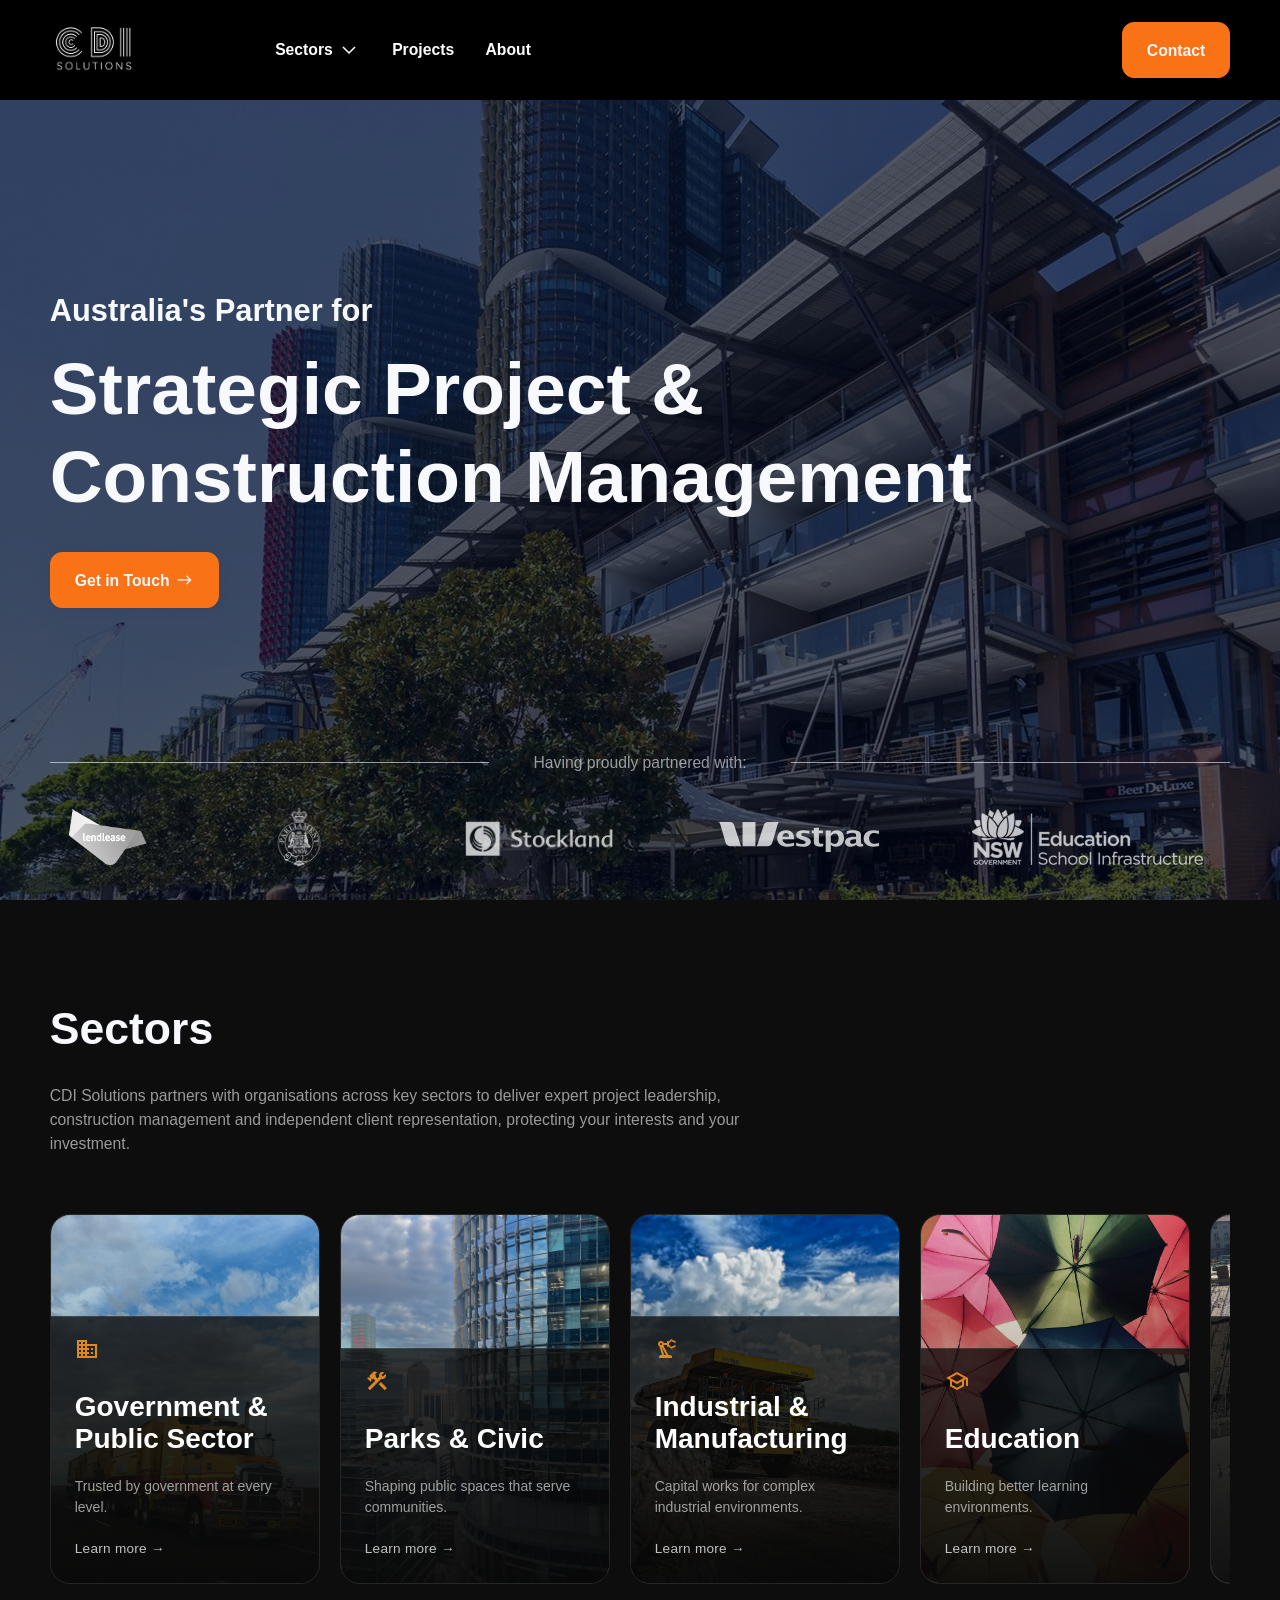
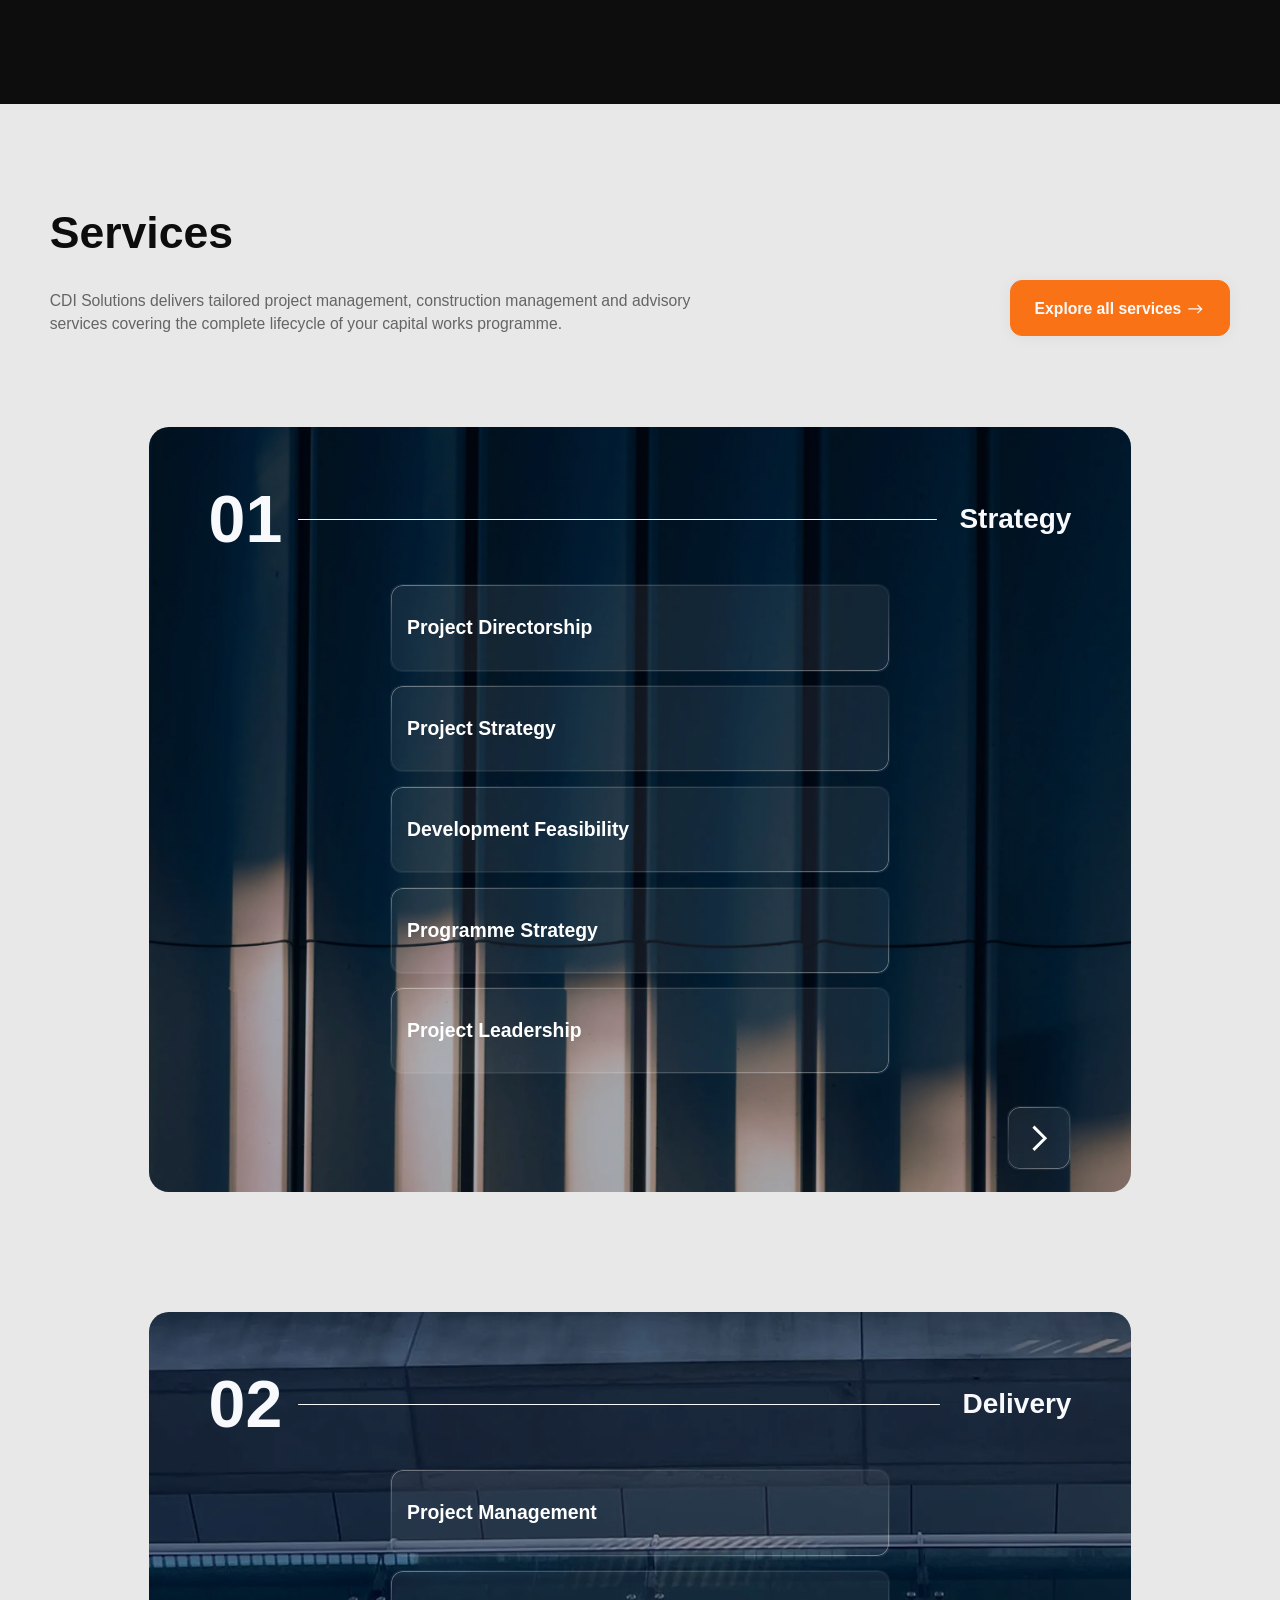
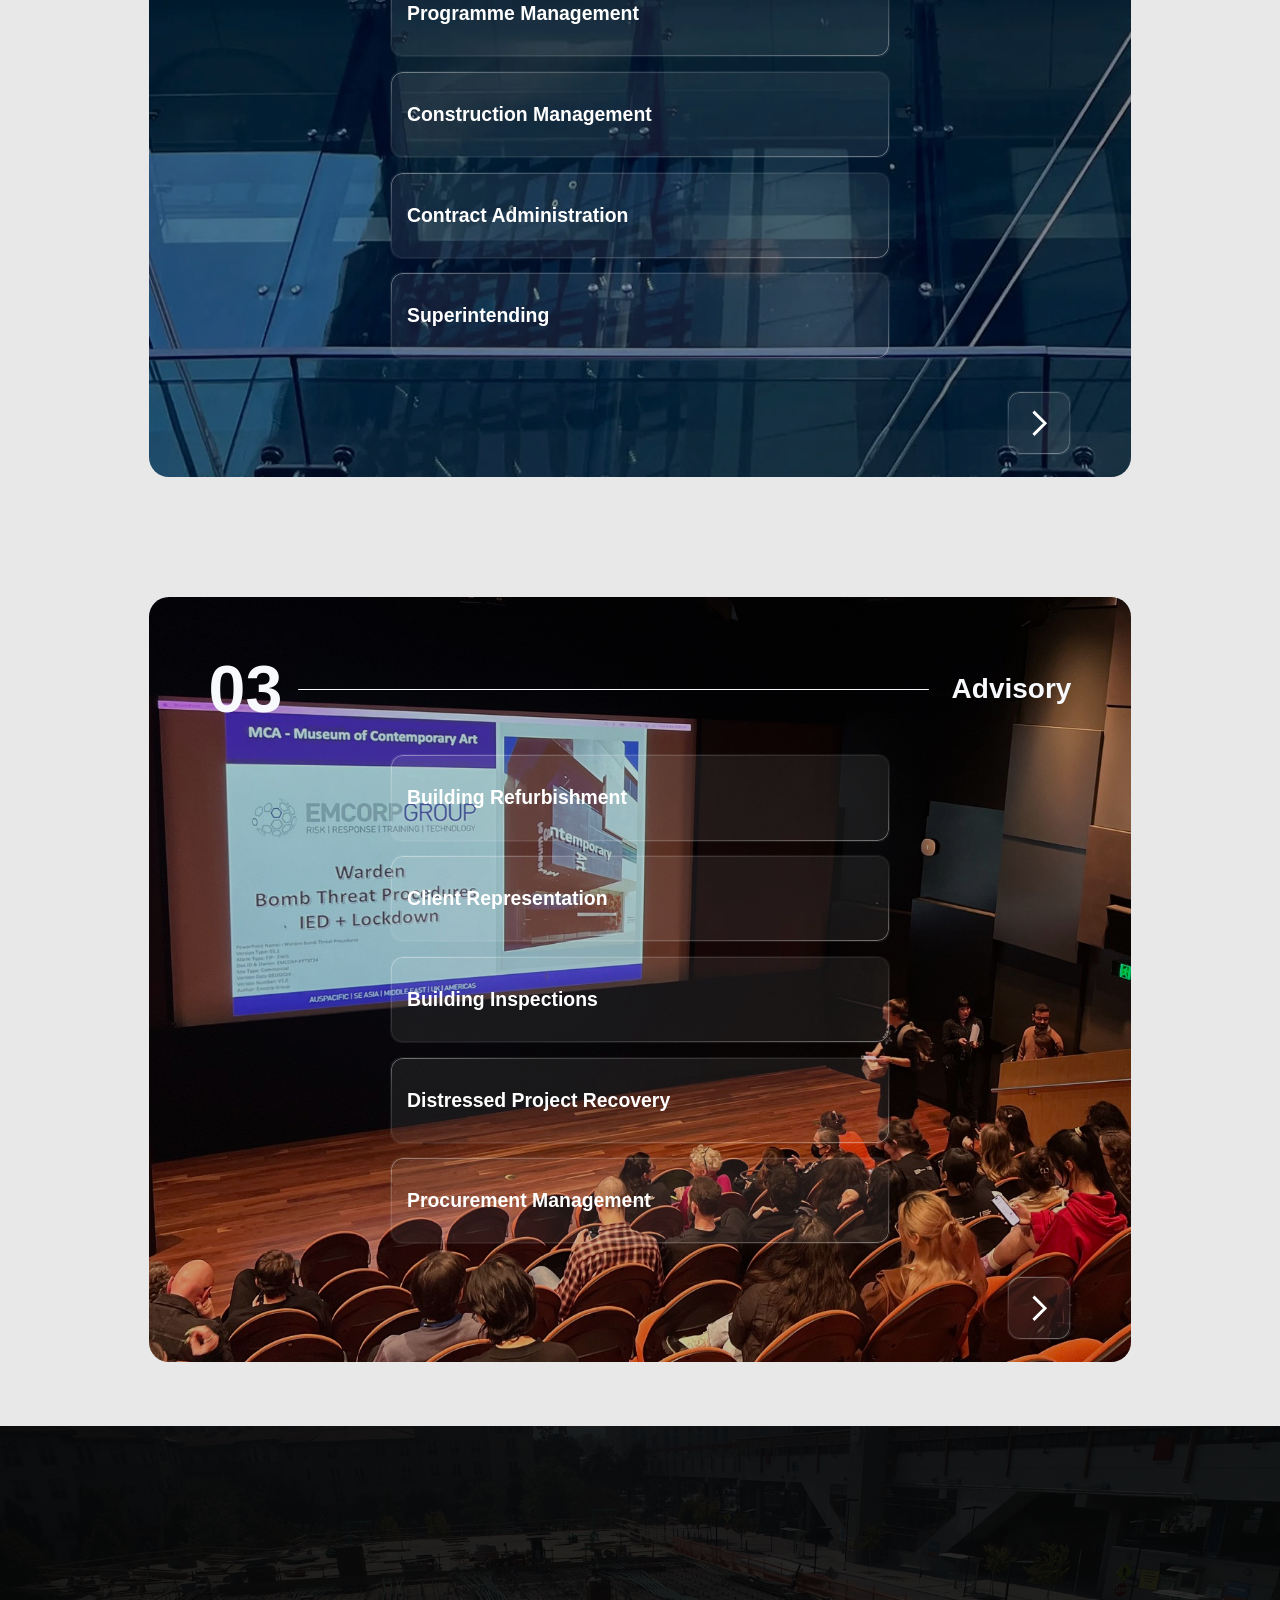
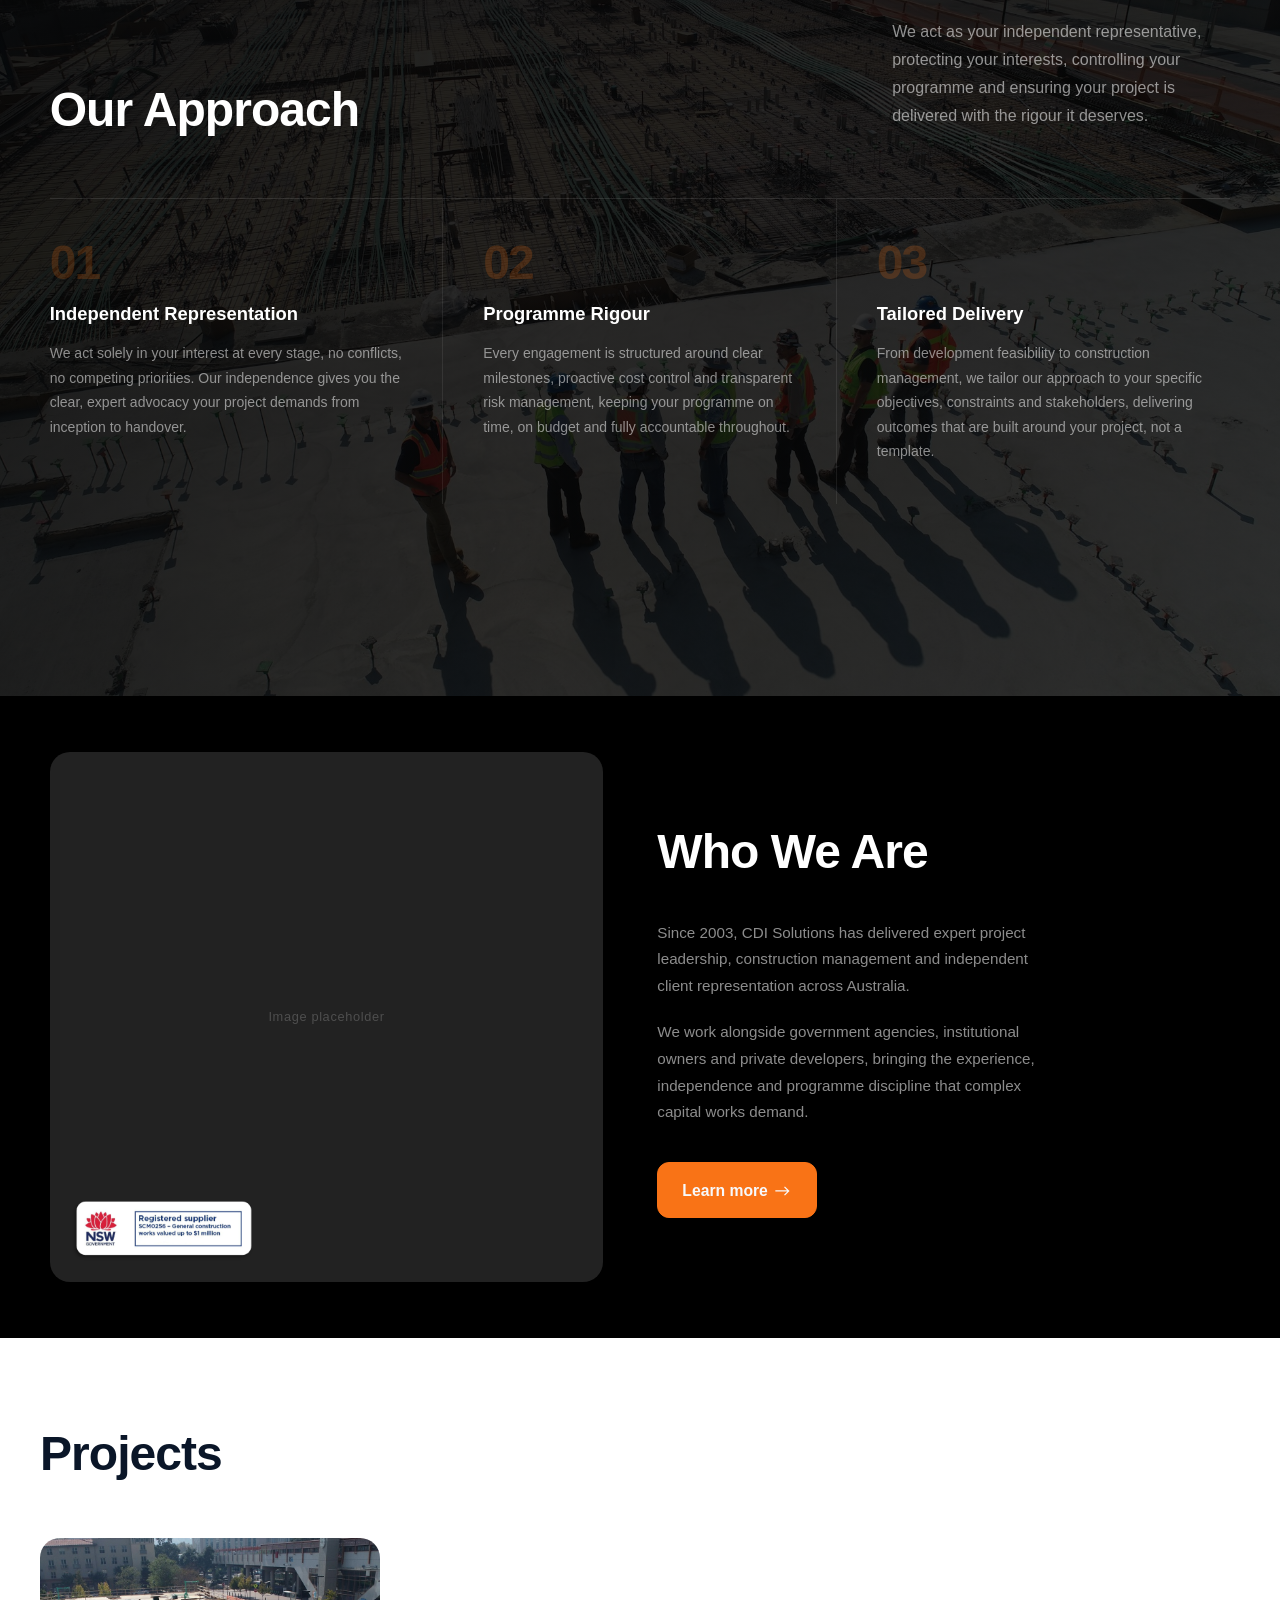
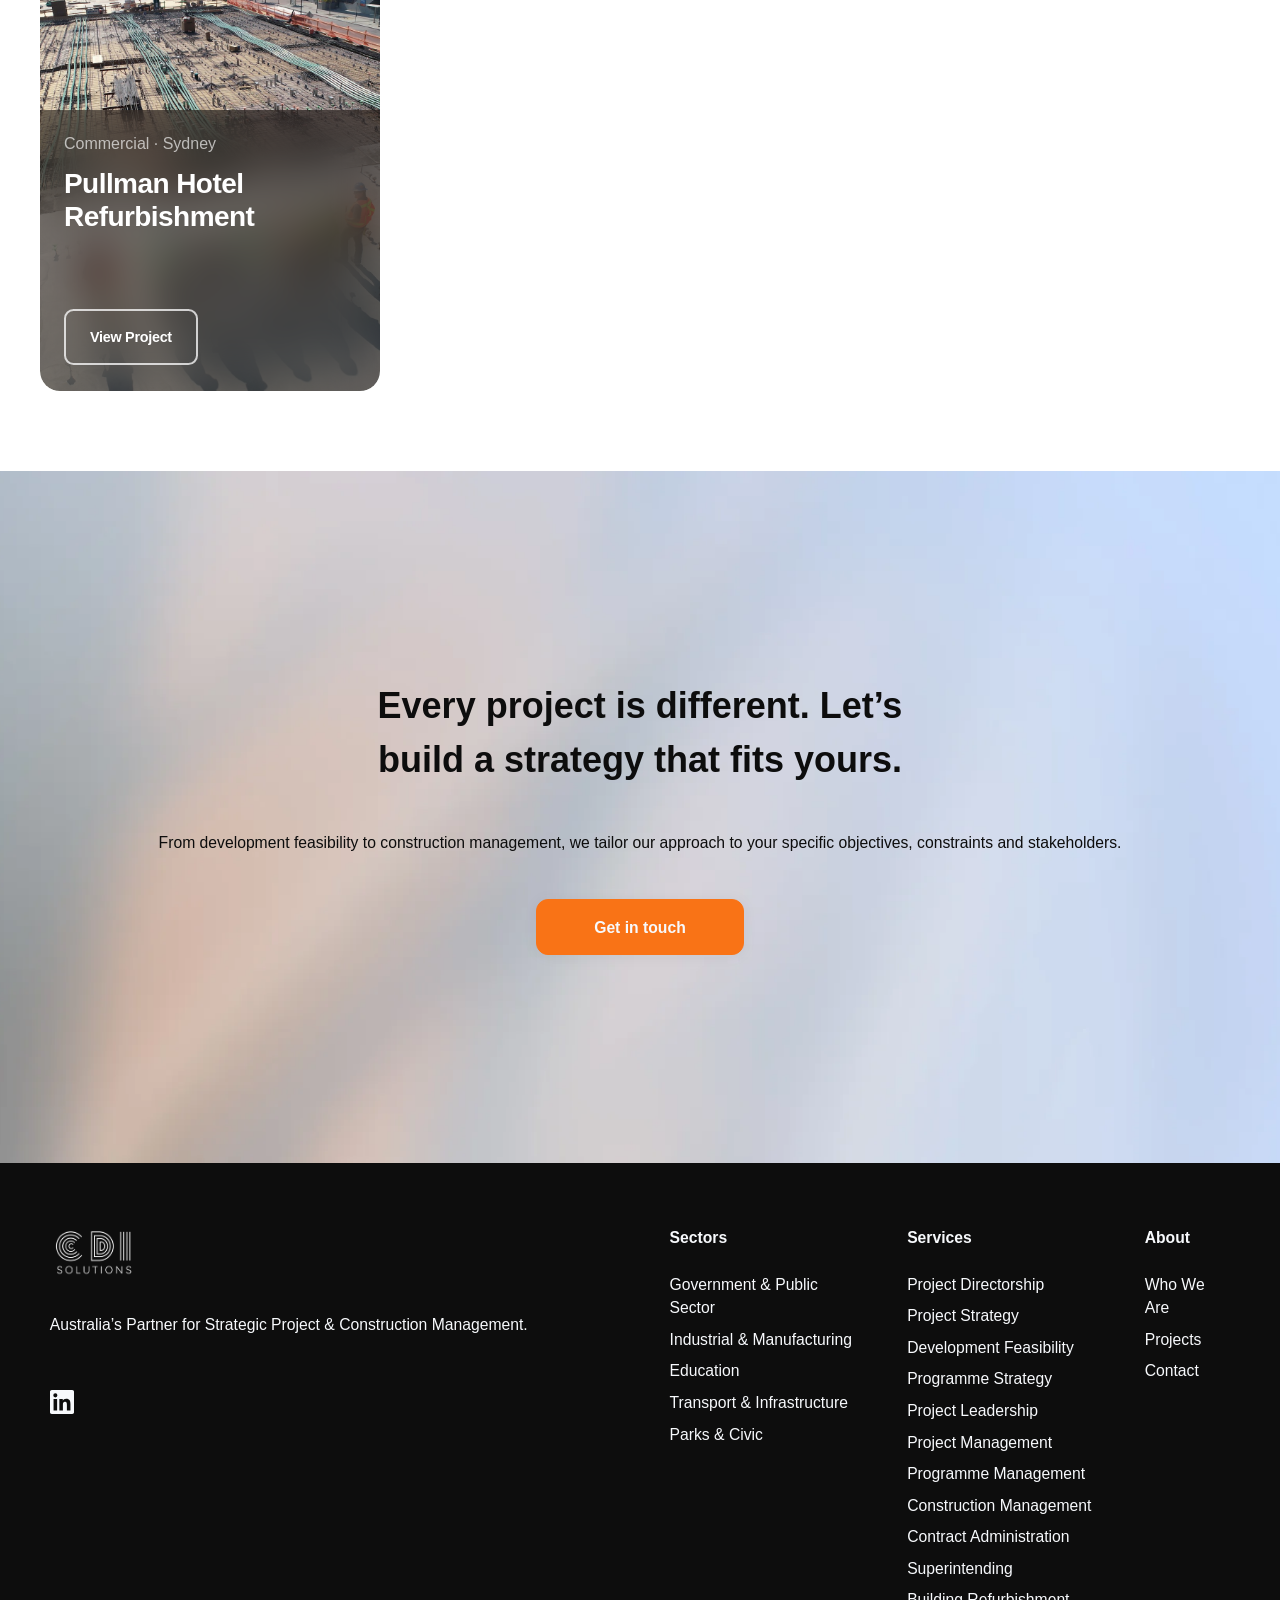
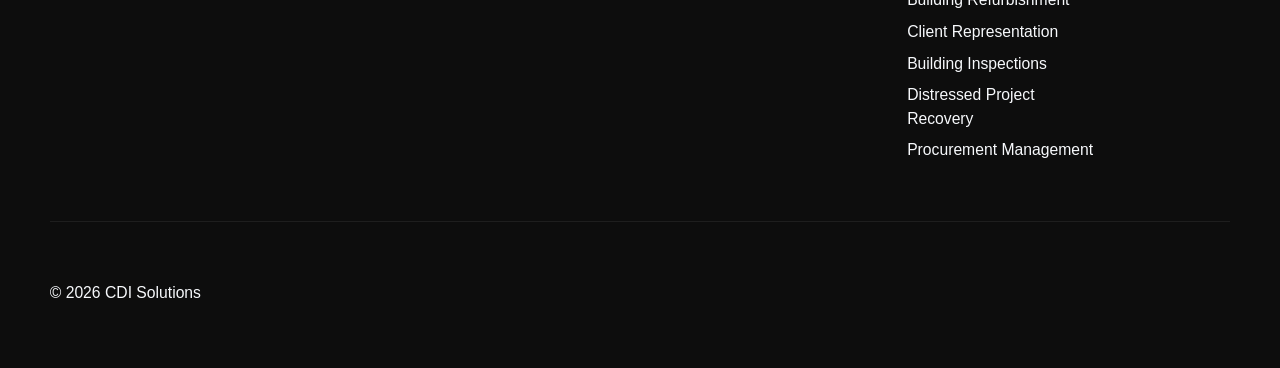
<file: index.html>
<!DOCTYPE html>
<html lang="en">
 <head>
  <meta content="text/html; charset=utf-8" http-equiv="Content-Type"/>
  <title>
   CDI Solutions | Strategic Project &amp; Construction Management
  </title>
  <meta content="CDI Solutions delivers end-to-end project management, construction management and independent client representation across Australia." name="description"/>
  <meta content="CDI Solutions | Strategic Project &amp; Construction Management" property="og:title"/>
  <meta content="CDI Solutions delivers end-to-end project management, construction management and independent client representation across Australia." property="og:description"/>
  <meta content="https://placehold.co/1200x630/001559/ffffff?text=CDI+Solutions" property="og:image"/>
  <meta content="CDI Solutions | Strategic Project &amp; Construction Management" name="twitter:title"/>
  <meta content="CDI Solutions delivers end-to-end project management, construction management and independent client representation across Australia." name="twitter:description"/>
  <meta content="website" property="og:type"/>
  <meta content="summary_large_image" name="twitter:card"/>
  <meta content="width=device-width, initial-scale=1" name="viewport"/>
  <link href="./assets/styles.css" rel="stylesheet" type="text/css"/>
  <link href="./assets/custom.css" rel="stylesheet" type="text/css"/>
  <!-- [Attributes by Finsweet] CMS Tabs -->
  <script async="" src="./assets/cmstabs.js.download">
  </script>
  <!-- [Attributes by Finsweet] CMS Slider -->
  <script async="" src="./assets/cmsslider.js.download">
  </script>
<link rel="icon" href="./favicon.ico"/>
</head>
 <body>
  <div class="page_wrap">
   <div class="global_css">
    <div class="global_code_base w-embed">
    </div>
   </div>
   <div class="styleguide_guide_wrap">
    <div class="w-embed">
    </div>
    <div class="styleguide_guide_contain u-container">
     <div class="styleguide_guide_layout u-grid-custom">
      <div class="styleguide_guide_column u-vflex-center-bottom">
      </div>
      <div class="styleguide_guide_column u-vflex-center-bottom">
      </div>
      <div class="styleguide_guide_column u-vflex-center-bottom">
      </div>
      <div class="styleguide_guide_column u-vflex-center-bottom">
      </div>
      <div class="styleguide_guide_column u-vflex-center-bottom">
      </div>
      <div class="styleguide_guide_column u-vflex-center-bottom">
      </div>
      <div class="styleguide_guide_column u-vflex-center-bottom">
      </div>
      <div class="styleguide_guide_column u-vflex-center-bottom">
      </div>
      <div class="styleguide_guide_column u-vflex-center-bottom">
      </div>
      <div class="styleguide_guide_column u-vflex-center-bottom">
      </div>
      <div class="styleguide_guide_column u-vflex-center-bottom">
      </div>
      <div class="styleguide_guide_column u-vflex-center-bottom">
      </div>
      <div class="styleguide_guide_column u-vflex-center-bottom">
      </div>
      <div class="styleguide_guide_column u-vflex-center-bottom">
      </div>
      <div class="styleguide_guide_column u-vflex-center-bottom">
      </div>
      <div class="styleguide_guide_column u-vflex-center-bottom">
      </div>
      <div class="styleguide_guide_column u-vflex-center-bottom">
      </div>
      <div class="styleguide_guide_column u-vflex-center-bottom">
      </div>
      <div class="styleguide_guide_column u-vflex-center-bottom">
      </div>
      <div class="styleguide_guide_column u-vflex-center-bottom">
      </div>
      <div class="styleguide_guide_column u-vflex-center-bottom">
      </div>
      <div class="styleguide_guide_column u-vflex-center-bottom">
      </div>
      <div class="styleguide_guide_column u-vflex-center-bottom">
      </div>
      <div class="styleguide_guide_column u-vflex-center-bottom">
      </div>
     </div>
    </div>
   </div>
   <div class="nav w-nav" data-animation="default" data-collapse="medium" data-duration="0" data-easing="ease" data-easing2="ease" data-w-id="6220be0a-1a73-f8a0-0566-343d50a5d5fb" data-wf--global-navbar-transparant--variant="base" role="banner" style="background-color: transparent;">
    <div class="nav_contain u-container-full">
     <div aria-controls="w-nav-overlay-0" aria-expanded="false" aria-haspopup="menu" aria-label="menu" class="mobile_menu_button w-nav-button" role="button" style="-webkit-user-select: text;" tabindex="0">
      <svg class="mobile_menu_open" fill="none" viewbox="0 0 24 24" width="100%" xmlns="http://www.w3.org/2000/svg">
       <g clip-path="url(#clip0_2188_3574)">
        <path d="M3 18H21V16H3V18ZM3 13H21V11H3V13ZM3 6V8H21V6H3Z" fill="currentColor">
        </path>
       </g>
      </svg>
      <svg class="mobile_menu_close" fill="none" viewbox="0 0 24 24" width="100%" xmlns="http://www.w3.org/2000/svg">
       <g clip-path="url(#clip0_2188_3577)">
        <path d="M6.34292 19.4142L19.0708 6.68629L17.6566 5.27208L4.92871 18L6.34292 19.4142Z" fill="currentColor">
        </path>
        <path d="M6.34326 5L4.92905 6.41421L17.657 19.1421L19.0712 17.7279L6.34326 5Z" fill="currentColor">
        </path>
       </g>
      </svg>
     </div>
     <a aria-label="CDI Solutions Home" class="nav_logo_wrap w-inline-block w--current" href="./">
      <img alt="CDI Solutions" class="nav_1_logo" src="./cdisolutionstransperantwhite.png" style="height:56px;width:auto;"/>
     </a>
     <nav class="nav_layout w-nav-menu" role="navigation">
      <div class="nav_scroll">
       <ul class="nav_links_wrap is-desktop w-list-unstyled" role="list">
        <li class="nav_1_links_item">
         <div class="nav_1_dropdown_component w-dropdown" data-delay="400" data-hover="true">
          <div aria-controls="w-dropdown-list-0" aria-expanded="false" aria-haspopup="menu" class="nav_1_links_link is-desktop w-dropdown-toggle" id="w-dropdown-toggle-0" role="button" tabindex="0">
           <div class="nav_1_links_text">
            Sectors
           </div>
           <svg class="nav_1_links_svg" fill="none" viewbox="0 0 24 24" width="100%" xmlns="http://www.w3.org/2000/svg">
            <path d="M6 8.99993L12 14.9999L18 8.99988" stroke="currentColor" stroke-miterlimit="16" stroke-width="1.5">
            </path>
           </svg>
          </div>
          <nav aria-labelledby="w-dropdown-toggle-0" class="nav_1_dropdown_main_wrap is-desktop w-dropdown-list" id="w-dropdown-list-0" style="display: none; opacity: 0; transform: translate3d(0px, 1rem, 0px) scale3d(1, 1, 1) rotateX(0deg) rotateY(0deg) rotateZ(0deg) skew(0deg, 0deg); transform-style: preserve-3d;">
           <div class="nav_1_dropdown_main_content">
            <div class="nav_1_dropdown_main_scroll is-desktop w-dyn-list">
             <div class="nav_1_dropdown_list w-dyn-items" role="list">
              <div class="nav_1_dropdown_item w-dyn-item" role="listitem">
               <a class="nav_1_dropdown_link is-desktop w-inline-block" href="./sectors/government-public-sector.html" tabindex="0">
                <img alt="" class="nav_1_dropdown_icon" loading="lazy" src="./assets/6894092b8d6058a917da40b2_domain.svg"/>
                <div class="nav_1_dropdown_text">
                 Government &amp; Public Sector
                </div>
               </a>
              </div>
              <div class="nav_1_dropdown_item w-dyn-item" role="listitem">
               <a class="nav_1_dropdown_link is-desktop w-inline-block" href="./sectors/industrial-manufacturing.html" tabindex="0">
                <img alt="" class="nav_1_dropdown_icon" loading="lazy" src="./assets/68940916dadbf3dfd6a3638a_precision_manufacturing.svg"/>
                <div class="nav_1_dropdown_text">
                 Industrial &amp; Manufacturing
                </div>
               </a>
              </div>
              <div class="nav_1_dropdown_item w-dyn-item" role="listitem">
               <a class="nav_1_dropdown_link is-desktop w-inline-block" href="./sectors/education.html" tabindex="0">
                <img alt="" class="nav_1_dropdown_icon" loading="lazy" src="./assets/689408dda9a33aca97e563c2_school.svg"/>
                <div class="nav_1_dropdown_text">
                 Education
                </div>
               </a>
              </div>
              <div class="nav_1_dropdown_item w-dyn-item" role="listitem">
               <a class="nav_1_dropdown_link is-desktop w-inline-block" href="./sectors/transport-infrastructure.html" tabindex="0">
                <img alt="" class="nav_1_dropdown_icon" loading="lazy" src="./assets/68940904dadbf3dfd6a361ca_train.svg"/>
                <div class="nav_1_dropdown_text">
                 Transport &amp; Infrastructure
                </div>
               </a>
              </div>
              <div class="nav_1_dropdown_item w-dyn-item" role="listitem">
               <a class="nav_1_dropdown_link is-desktop w-inline-block" href="./sectors/parks-civic.html" tabindex="0">
                <img alt="" class="nav_1_dropdown_icon" loading="lazy" src="./assets/6894093fe2364f6001520cf1_construction.svg"/>
                <div class="nav_1_dropdown_text">
                 Parks &amp; Civic
                </div>
               </a>
              </div>
             </div>
            </div>
           </div>
          </nav>
         </div>
        </li>
        <li class="nav_1_links_item">
         <a class="nav_1_links_link is-desktop" href="./projects/pullman-hotel-refurbishment.html">
          <div class="nav_1_links_text">Projects</div>
         </a>
        </li>
        <li class="nav_1_links_item">
         <a class="nav_1_links_link is-desktop" href="./about.html">
          <div class="nav_1_links_text">About</div>
         </a>
        </li>
       </ul>
       <ul class="nav_actions_wrap is-desktop w-list-unstyled" role="list">
        <li class="nav_1_buttons_item is-main is-desktop">
         <div class="btn_main_wrap is-grow-tablet">
          <div class="g_clickable_wrap">
           <a class="g_clickable_link w-inline-block" href="./contact.html">
            <span class="g_clickable_text u-sr-only">
             Contact
            </span>
           </a>
           <button class="g_clickable_btn" type="button">
            <span class="g_clickable_text u-sr-only">
             Contact
            </span>
           </button>
          </div>
          <div aria-hidden="true" class="btn_main_text">
           Contact
          </div>
         </div>
        </li>
       </ul>
      </div>
     </nav>
     <div class="mobile_cta_button">
      <div class="btn_main_wrap" data-wf--btn-main--style="primary">
       <div class="g_clickable_wrap">
        <a class="g_clickable_link w-inline-block" href="./contact.html">
         <span class="g_clickable_text u-sr-only">
          Contact
         </span>
        </a>
        <button class="g_clickable_btn" type="button">
         <span class="g_clickable_text u-sr-only">
          Contact
         </span>
        </button>
       </div>
       <div aria-hidden="true" class="btn_main_text">
        Contact
       </div>
      </div>
     </div>
    </div>
    <div class="w-nav-overlay" data-wf-ignore="" id="w-nav-overlay-0">
    </div>
   </div>

   <!-- ── Mobile nav overlay (independent of Webflow) ── -->
   <div id="mob-nav" aria-hidden="true" role="dialog" aria-label="Navigation">
    <div class="mn-item">
     <button class="mn-toggle" aria-expanded="false">
      Sectors
      <svg class="mn-chevron" fill="none" viewBox="0 0 24 24" xmlns="http://www.w3.org/2000/svg"><path d="M6 8.99993L12 14.9999L18 8.99988" stroke="currentColor" stroke-miterlimit="16" stroke-width="1.5"/></svg>
     </button>
     <div class="mn-sub" hidden>
      <a href="./sectors/government-public-sector.html"><img src="./assets/6894092b8d6058a917da40b2_domain.svg" alt=""/>Government &amp; Public Sector</a>
      <a href="./sectors/industrial-manufacturing.html"><img src="./assets/68940916dadbf3dfd6a3638a_precision_manufacturing.svg" alt=""/>Industrial &amp; Manufacturing</a>
      <a href="./sectors/education.html"><img src="./assets/689408dda9a33aca97e563c2_school.svg" alt=""/>Education</a>
      <a href="./sectors/transport-infrastructure.html"><img src="./assets/68940904dadbf3dfd6a361ca_train.svg" alt=""/>Transport &amp; Infrastructure</a>
      <a href="./sectors/parks-civic.html"><img src="./assets/6894093fe2364f6001520cf1_construction.svg" alt=""/>Parks &amp; Civic</a>
     </div>
    </div>
    <div class="mn-item">
     <a class="mn-toggle" href="./projects/pullman-hotel-refurbishment.html" style="text-decoration:none;">Projects</a>
    </div>
    <div class="mn-item">
     <a class="mn-toggle" href="./about.html" style="text-decoration:none;">About</a>
    </div>
    <div class="mn-cta">
     <a href="./contact.html">Get in Touch</a>
    </div>
   </div>

   <main class="main">
    <section class="hero_main_wrap u-text-align-left u-theme-dark">
     <div class="g_spacer w-variant-8cc18b30-4618-8767-0111-f6abfe45aaa3" data-wf--global-spacer--section-space="large">
     </div>
     <div class="hero_main_contain u-container">
      <div class="hero_main_layout u-vflex-center-left u-gap-4">
       <div class="hero_main_subheading u-text-style-h5 u-mb-3 u-weight-bold">
        Australia's Partner for
       </div>
       <h1 class="g_heading_wrap u-text-style-h1 u-mb-6" data-wf--global-heading--settings-font-style="base">
        <div class="g_heading" data-anim-heading="false">
         Strategic Project &amp; Construction Management
        </div>
       </h1>
       <div class="cdi-hero-cta-row">
        <div class="btn_main_wrap" data-wf--btn-main--style="primary" style="width:fit-content;">
         <div class="g_clickable_wrap">
          <a class="g_clickable_link w-inline-block" href="./contact.html">
           <span class="g_clickable_text u-sr-only">
            Get in Touch
           </span>
          </a>
          <button class="g_clickable_btn" type="button">
           <span class="g_clickable_text u-sr-only">
            Get in Touch
           </span>
          </button>
         </div>
         <div aria-hidden="true" class="btn_main_text">
          Get in Touch
         </div>
         <div class="btn_main_icon">
          <img alt="" loading="lazy" src="./assets/689172897ff66ec5c65b60fd_CDI Solutions_icon.svg"/>
         </div>
        </div>
        
       </div>
      </div>
     </div>
     <div class="g_spacer w-variant-8cc18b30-4618-8767-0111-f6abfe45aaa3" data-wf--global-spacer--section-space="large">
     </div>
     <div class="hero_logo_wrap">
      <div class="hero_logo_top u-mb-5 u-gap-7 u-container-full">
       <div class="hero_logo_line">
       </div>
       <div class="hero_logo_text u-text-style-main u-color-faded">
        Having proudly partnered with:
       </div>
       <div class="hero_logo_line">
       </div>
      </div>
      <div class="hero_marquee">
       <div class="w-embed">
       </div>
       <div class="hero_marquee_wrap w-dyn-list" style="overflow:hidden;">
        <div class="hero_marquee_item scroll w-dyn-items" role="list" aria-hidden="false">
         <div class="hero_marquee_logo_wrap w-dyn-item" role="listitem">
          <img alt="Lendlease" class="hero_marquee_logo" loading="lazy" src="./assets/696eb22e96145c4b938ac19a_lendlease logo.png" style="filter:none;opacity:1;"/>
         </div>
         <div class="hero_marquee_logo_wrap w-dyn-item" role="listitem">
          <img alt="Parliament NSW" class="hero_marquee_logo" loading="lazy" src="./images/logos/Parliament-NSW-client-logo.webp" style="height:5rem;"/>
         </div>
         <div class="hero_marquee_logo_wrap w-dyn-item" role="listitem" style="padding:0; margin: 0 -4rem;">
          <img alt="Stockland" class="hero_marquee_logo" loading="lazy" src="./images/logos/Stockland-Logo-1.webp"/>
         </div>
         <div class="hero_marquee_logo_wrap w-dyn-item" role="listitem">
          <img alt="Westpac" class="hero_marquee_logo" loading="lazy" src="./images/logos/Westpac_logo.svg" style="height:2rem;"/>
         </div>
         <div class="hero_marquee_logo_wrap w-dyn-item" role="listitem">
          <img alt="Education" class="hero_marquee_logo" loading="lazy" src="./images/logos/education.webp"/>
         </div>
         <div class="hero_marquee_logo_wrap w-dyn-item" role="listitem">
          <img alt="" class="hero_marquee_logo" loading="lazy" src="./images/logos/botanic.png"/>
         </div>
         <div class="hero_marquee_logo_wrap w-dyn-item" role="listitem">
          <img alt="Tesla" class="hero_marquee_logo" loading="lazy" src="./images/logos/tesla.png"/>
         </div>
         <!-- duplicate for seamless loop -->
         <div class="hero_marquee_logo_wrap w-dyn-item" role="listitem" aria-hidden="true">
          <img alt="" class="hero_marquee_logo" loading="lazy" src="./assets/696eb22e96145c4b938ac19a_lendlease logo.png" style="filter:none;opacity:1;"/>
         </div>
         <div class="hero_marquee_logo_wrap w-dyn-item" role="listitem" aria-hidden="true">
          <img alt="" class="hero_marquee_logo" loading="lazy" src="./images/logos/Parliament-NSW-client-logo.webp" style="height:5rem;"/>
         </div>
         <div class="hero_marquee_logo_wrap w-dyn-item" role="listitem" aria-hidden="true" style="padding:0; margin: 0 -4rem;">
          <img alt="" class="hero_marquee_logo" loading="lazy" src="./images/logos/Stockland-Logo-1.webp"/>
         </div>
         <div class="hero_marquee_logo_wrap w-dyn-item" role="listitem" aria-hidden="true">
          <img alt="" class="hero_marquee_logo" loading="lazy" src="./images/logos/Westpac_logo.svg" style="height:2rem;"/>
         </div>
         <div class="hero_marquee_logo_wrap w-dyn-item" role="listitem" aria-hidden="true">
          <img alt="" class="hero_marquee_logo" loading="lazy" src="./images/logos/education.webp"/>
         </div>
         <div class="hero_marquee_logo_wrap w-dyn-item" role="listitem" aria-hidden="true">
          <img alt="" class="hero_marquee_logo" loading="lazy" src="./images/logos/botanic.png"/>
         </div>
         <div class="hero_marquee_logo_wrap w-dyn-item" role="listitem" aria-hidden="true">
          <img alt="" class="hero_marquee_logo" loading="lazy" src="./images/logos/tesla.png"/>
         </div>
        </div>
       </div>
      </div>
     </div>
     <div class="hero_main_bg-wrap">
      <div class="hero_main_bg-overlay">
      </div>
      <img alt="" class="hero_main_bg-img" loading="lazy" src="./assets/6890e5210ab2f932cc2ee776_hero_bg.webp"/>
     </div>
    </section>
    <section class="industries_wrap u-theme-dark">
     <div class="industries_contain u-container u-vflex-stretch-center u-gap-8">
      <div class="g_header_layout u-hflex-between-bottom u-gap-6 u-grid-flex">
       <div class="g_layout_text u-vflex-left-top u-gap-3">
        <h2 class="g_heading_wrap w-variant-14704ec6-02ff-e8b0-a31c-e934e226013e u-mb-3" data-wf--global-heading--settings-font-style="h3">
         <div class="g_heading" data-anim-heading="false">
          Sectors
         </div>
        </h2>
        <div class="g_paragraph w-richtext u-max-width-80ch u-color-faded" data-anim-para="false" data-wf--global-paragraph--settings-font-style="main">
         <p>
          CDI Solutions partners with organisations across key sectors to deliver expert project leadership, construction management and independent client representation, protecting your interests and your investment.
         </p>
        </div>
       </div>
      </div>
      <div class="cdi-sectors-scroll">
       <a class="cdi-sector-card" href="./sectors/government-public-sector.html">
        <img class="cdi-sector-card-img" src="./assets/689d8f26402c61b56d1e8d48_rhys-moult-7eaFIKeo1MQ-unsplash.jpg" alt="" loading="lazy">
        <div class="cdi-sector-card-overlay"></div>
        <div class="cdi-sector-card-content">
         <img class="cdi-sector-card-icon" src="./assets/6894092b8d6058a917da40b2_domain.svg" alt="" loading="lazy">
         <h3 class="cdi-sector-card-title">Government &amp; Public Sector</h3>
         <p class="cdi-sector-card-tagline">Trusted by government at every level.</p>
         <p class="cdi-sector-card-cta">Learn more &#8594;</p>
        </div>
       </a>
       <a class="cdi-sector-card" href="./sectors/parks-civic.html">
        <img class="cdi-sector-card-img" src="./assets/689d8b09873a609139f2418c_IMG_6840.jpg" alt="" loading="lazy">
        <div class="cdi-sector-card-overlay"></div>
        <div class="cdi-sector-card-content">
         <img class="cdi-sector-card-icon" src="./assets/6894093fe2364f6001520cf1_construction.svg" alt="" loading="lazy">
         <h3 class="cdi-sector-card-title">Parks &amp; Civic</h3>
         <p class="cdi-sector-card-tagline">Shaping public spaces that serve communities.</p>
         <p class="cdi-sector-card-cta">Learn more &#8594;</p>
        </div>
       </a>
       <a class="cdi-sector-card" href="./sectors/industrial-manufacturing.html">
        <img class="cdi-sector-card-img" src="./assets/689d8dabcd32901b1a35494e_dominik-vanyi-1HEDPbH6HIE-unsplash.jpg" alt="" loading="lazy">
        <div class="cdi-sector-card-overlay"></div>
        <div class="cdi-sector-card-content">
         <img class="cdi-sector-card-icon" src="./assets/68940916dadbf3dfd6a3638a_precision_manufacturing.svg" alt="" loading="lazy">
         <h3 class="cdi-sector-card-title">Industrial &amp; Manufacturing</h3>
         <p class="cdi-sector-card-tagline">Capital works for complex industrial environments.</p>
         <p class="cdi-sector-card-cta">Learn more &#8594;</p>
        </div>
       </a>
       <a class="cdi-sector-card" href="./sectors/education.html">
        <img class="cdi-sector-card-img" src="./assets/689e8d2a64526a99a3d6f307_pexels-pixabay-268941.jpg" alt="" loading="lazy">
        <div class="cdi-sector-card-overlay"></div>
        <div class="cdi-sector-card-content">
         <img class="cdi-sector-card-icon" src="./assets/689408dda9a33aca97e563c2_school.svg" alt="" loading="lazy">
         <h3 class="cdi-sector-card-title">Education</h3>
         <p class="cdi-sector-card-tagline">Building better learning environments.</p>
         <p class="cdi-sector-card-cta">Learn more &#8594;</p>
        </div>
       </a>
       <a class="cdi-sector-card" href="./sectors/transport-infrastructure.html">
        <img class="cdi-sector-card-img" src="./assets/689d89221cc9d52666b5bd09_scott-blake-x-ghf9LjrVg-unsplash (1).jpg" alt="" loading="lazy">
        <div class="cdi-sector-card-overlay"></div>
        <div class="cdi-sector-card-content">
         <img class="cdi-sector-card-icon" src="./assets/68940904dadbf3dfd6a361ca_train.svg" alt="" loading="lazy">
         <h3 class="cdi-sector-card-title">Transport &amp; Infrastructure</h3>
         <p class="cdi-sector-card-tagline">Client-side leadership for transport projects.</p>
         <p class="cdi-sector-card-cta">Learn more &#8594;</p>
        </div>
       </a>
      </div>
       </div>
      </div>
     </div>
    </section>
    <section class="services_wrap u-theme-light-blue">
     <div class="services_contain u-container u-vflex-stretch-center u-gap-8">
      <div class="g_header_layout u-hflex-between-bottom u-gap-6 u-grid-flex">
       <div class="g_layout_text u-vflex-left-top u-gap-3">
        <h2 class="g_heading_wrap w-variant-14704ec6-02ff-e8b0-a31c-e934e226013e u-mb-3" data-wf--global-heading--settings-font-style="h3">
         <div class="g_heading" data-anim-heading="false">
          Services
         </div>
        </h2>
        <div class="g_paragraph w-richtext u-max-width-80ch u-color-faded" data-anim-para="false" data-wf--global-paragraph--settings-font-style="main">
         <p>
          CDI Solutions delivers tailored project management, construction management and advisory services covering the complete lifecycle of your capital works programme.
         </p>
        </div>
       </div>
       <div class="u-flex-noshrink">
        <div class="btn_main_wrap" data-wf--btn-main--style="primary">
         <div class="g_clickable_wrap">
          <a class="g_clickable_link w-inline-block" href="mailto:adam@cdisolutions.com.au" target="">
           <span class="g_clickable_text u-sr-only">
            Explore all services
           </span>
          </a>
          <button class="g_clickable_btn" type="button">
           <span class="g_clickable_text u-sr-only">
            Explore all services
           </span>
          </button>
         </div>
         <div aria-hidden="true" class="btn_main_text">
          Explore all services
         </div>
         <div class="btn_main_icon">
          <img alt="" loading="lazy" src="./assets/689172897ff66ec5c65b60fd_CDI Solutions_icon.svg"/>
         </div>
        </div>
       </div>
      </div>
      <div class="services_layout u-container-small">
       <div class="stream_list_wrap w-dyn-list">
        <div class="stream_list w-dyn-items" role="list">
         <div class="stream_item w-dyn-item" data-w-id="4ad57a98-d84c-738a-2adb-f6089c84d78b" role="listitem">
          <div class="services-card u-vflex-stretch-top u-gap-7">
           <div class="services_top u-hflex-between-center u-gap-5 u-zindex-1">
            <div class="services_top_left u-gap-4">
             <div class="services_no_wrap u-hflex-left-center">
              <div class="services_no u-weight-bold">
               0
              </div>
              <div class="services_no u-weight-bold">
               1
              </div>
             </div>
             <div class="services_line">
             </div>
            </div>
            <h3 class="services_title u-weight-bold">
             Strategy
            </h3>
           </div>
           <div class="services_list_wrap u-align-self-center w-dyn-list">
            <div class="services_content u-align-self-center u-vflex-center-top u-zindex-1 w-dyn-items" role="list">
             <div class="services_item w-dyn-item" role="listitem">
              <div class="services_link u-hflex-between-center blur-button">
               <h4>
                Project Directorship
               </h4>
              </div>
             </div>
             <div class="services_item w-dyn-item" role="listitem">
              <div class="services_link u-hflex-between-center blur-button">
               <h4>
                Project Strategy
               </h4>
              </div>
             </div>
             <div class="services_item w-dyn-item" role="listitem">
              <div class="services_link u-hflex-between-center blur-button">
               <h4>
                Development Feasibility
               </h4>
              </div>
             </div>
             <div class="services_item w-dyn-item" role="listitem">
              <div class="services_link u-hflex-between-center blur-button">
               <h4>
                Programme Strategy
               </h4>
              </div>
             </div>
             <div class="services_item w-dyn-item" role="listitem">
              <div class="services_link u-hflex-between-center blur-button">
               <h4>
                Project Leadership
               </h4>
              </div>
             </div>
            </div>
           </div>
           <div class="services_btn-wrap u-align-self-end u-zindex-1">
            <a class="services_btn blur-button w-inline-block" href="mailto:adam@cdisolutions.com.au">
             <svg class="services_btn-icon" fill="none" viewbox="0 0 48 48" width="100%" xmlns="http://www.w3.org/2000/svg">
              <path d="M18.0001 12L30 24.0001L18 36" stroke="currentColor" stroke-miterlimit="16" stroke-width="3">
              </path>
             </svg>
            </a>
           </div>
           <div class="services_img_wrap u-cover-absolute u-zindex-0">
            <div class="g_visual_overlay">
            </div>
            <img alt="" class="services_img u-cover-absolute" loading="lazy" src="./assets/6892c94ee9dbb4d4c729ab5f_Our services bg.webp"/>
           </div>
          </div>
         </div>
         <div class="stream_item w-dyn-item" data-w-id="4ad57a98-d84c-738a-2adb-f6089c84d78b" role="listitem">
          <div class="services-card u-vflex-stretch-top u-gap-7">
           <div class="services_top u-hflex-between-center u-gap-5 u-zindex-1">
            <div class="services_top_left u-gap-4">
             <div class="services_no_wrap u-hflex-left-center">
              <div class="services_no u-weight-bold">
               0
              </div>
              <div class="services_no u-weight-bold">
               2
              </div>
             </div>
             <div class="services_line">
             </div>
            </div>
            <h3 class="services_title u-weight-bold">
             Delivery
            </h3>
           </div>
           <div class="services_list_wrap u-align-self-center w-dyn-list">
            <div class="services_content u-align-self-center u-vflex-center-top u-zindex-1 w-dyn-items" role="list">
             <div class="services_item w-dyn-item" role="listitem">
              <div class="services_link u-hflex-between-center blur-button">
               <h4>Project Management</h4>
              </div>
             </div>
             <div class="services_item w-dyn-item" role="listitem">
              <div class="services_link u-hflex-between-center blur-button">
               <h4>Programme Management</h4>
              </div>
             </div>
             <div class="services_item w-dyn-item" role="listitem">
              <div class="services_link u-hflex-between-center blur-button">
               <h4>Construction Management</h4>
              </div>
             </div>
             <div class="services_item w-dyn-item" role="listitem">
              <div class="services_link u-hflex-between-center blur-button">
               <h4>Contract Administration</h4>
              </div>
             </div>
             <div class="services_item w-dyn-item" role="listitem">
              <div class="services_link u-hflex-between-center blur-button">
               <h4>Superintending</h4>
              </div>
             </div>
            </div>
           </div>
           <div class="services_btn-wrap u-align-self-end u-zindex-1">
            <a class="services_btn blur-button w-inline-block" href="mailto:adam@cdisolutions.com.au">
             <svg class="services_btn-icon" fill="none" viewbox="0 0 48 48" width="100%" xmlns="http://www.w3.org/2000/svg">
              <path d="M18.0001 12L30 24.0001L18 36" stroke="currentColor" stroke-miterlimit="16" stroke-width="3">
              </path>
             </svg>
            </a>
           </div>
           <div class="services_img_wrap u-cover-absolute u-zindex-0">
            <div class="g_visual_overlay">
            </div>
            <img alt="" class="services_img u-cover-absolute" loading="lazy" src="./assets/6891c8ec5e048161a759c072_industries_slider.webp"/>
           </div>
          </div>
         </div>
         <div class="stream_item w-dyn-item" data-w-id="4ad57a98-d84c-738a-2adb-f6089c84d78b" role="listitem">
          <div class="services-card u-vflex-stretch-top u-gap-7">
           <div class="services_top u-hflex-between-center u-gap-5 u-zindex-1">
            <div class="services_top_left u-gap-4">
             <div class="services_no_wrap u-hflex-left-center">
              <div class="services_no u-weight-bold">
               0
              </div>
              <div class="services_no u-weight-bold">
               3
              </div>
             </div>
             <div class="services_line">
             </div>
            </div>
            <h3 class="services_title u-weight-bold">
             Advisory
            </h3>
           </div>
           <div class="services_list_wrap u-align-self-center w-dyn-list">
            <div class="services_content u-align-self-center u-vflex-center-top u-zindex-1 w-dyn-items" role="list">
             <div class="services_item w-dyn-item" role="listitem">
              <div class="services_link u-hflex-between-center blur-button">
               <h4>Building Refurbishment</h4>
              </div>
             </div>
             <div class="services_item w-dyn-item" role="listitem">
              <div class="services_link u-hflex-between-center blur-button">
               <h4>Client Representation</h4>
              </div>
             </div>
             <div class="services_item w-dyn-item" role="listitem">
              <div class="services_link u-hflex-between-center blur-button">
               <h4>Building Inspections</h4>
              </div>
             </div>
             <div class="services_item w-dyn-item" role="listitem">
              <div class="services_link u-hflex-between-center blur-button">
               <h4>Distressed Project Recovery</h4>
              </div>
             </div>
             <div class="services_item w-dyn-item" role="listitem">
              <div class="services_link u-hflex-between-center blur-button">
               <h4>Procurement Management</h4>
              </div>
             </div>
            </div>
           </div>
           <div class="services_btn-wrap u-align-self-end u-zindex-1">
            <a class="services_btn blur-button w-inline-block" href="mailto:adam@cdisolutions.com.au">
             <svg class="services_btn-icon" fill="none" viewbox="0 0 48 48" width="100%" xmlns="http://www.w3.org/2000/svg">
              <path d="M18.0001 12L30 24.0001L18 36" stroke="currentColor" stroke-miterlimit="16" stroke-width="3">
              </path>
             </svg>
            </a>
           </div>
           <div class="services_img_wrap u-cover-absolute u-zindex-0">
            <div class="g_visual_overlay">
            </div>
            <img alt="" class="services_img u-cover-absolute" loading="lazy" src="./assets/68c13a321b9b0c6e9fae97d3_IMG_1296.jpg"/>
           </div>
          </div>
         </div>
        </div>
       </div>
      </div>
     </div>
     <div aria-roledescription="carousel" class="splide u-container-small u-display-none splide--slide splide--ttb splide--draggable is-active is-initialized" id="my-splide" role="region">
      <div aria-atomic="true" aria-live="polite" class="splide__track w-dyn-list splide__track--slide splide__track--ttb splide__track--draggable" id="my-splide-track" style="padding-top: 0px; padding-bottom: 0px; height: calc(0px + 100vh);">
       <div class="splide__list w-dyn-items" id="my-splide-list" role="presentation" style="transform: translateY(0px);">
        <div aria-label="1 of 3" aria-roledescription="slide" class="splide__slide w-dyn-item is-active is-visible" id="my-splide-slide01" role="tabpanel" style="height: calc(100%);">
         <div class="services-card u-vflex-stretch-top u-gap-7">
          <div class="services_top u-hflex-between-center u-gap-5 u-zindex-1">
           <div class="services_no_wrap u-hflex-left-center">
            <div class="services_no u-weight-bold">
             0
            </div>
            <div class="services_no u-weight-bold">
             1
            </div>
           </div>
           <div class="services_line">
           </div>
           <div class="services_title u-weight-bold">
            Strategy
           </div>
          </div>
          <div class="services_list_wrap u-align-self-center w-dyn-list">
           <div class="services_content u-align-self-center u-vflex-center-top u-zindex-1 w-dyn-items" role="list">
            <div class="services_item w-dyn-item" role="listitem">
             <div class="services_link u-hflex-between-center blur-button">
              <div>Project Directorship</div>
             </div>
            </div>
            <div class="services_item w-dyn-item" role="listitem">
             <div class="services_link u-hflex-between-center blur-button">
              <div>Project Strategy</div>
             </div>
            </div>
            <div class="services_item w-dyn-item" role="listitem">
             <div class="services_link u-hflex-between-center blur-button">
              <div>Development Feasibility</div>
             </div>
            </div>
            <div class="services_item w-dyn-item" role="listitem">
             <div class="services_link u-hflex-between-center blur-button">
              <div>Programme Strategy</div>
             </div>
            </div>
            <div class="services_item w-dyn-item" role="listitem">
             <div class="services_link u-hflex-between-center blur-button">
              <div>Project Leadership</div>
             </div>
            </div>
           </div>
          </div>
          <div class="services_btn-wrap u-align-self-end u-zindex-1">
           <a class="services_btn blur-button w-inline-block" href="mailto:adam@cdisolutions.com.au">
            <svg class="services_btn-icon" fill="none" viewbox="0 0 48 48" width="100%" xmlns="http://www.w3.org/2000/svg">
             <path d="M18.0001 12L30 24.0001L18 36" stroke="currentColor" stroke-miterlimit="16" stroke-width="3">
             </path>
            </svg>
           </a>
          </div>
          <div class="services_img_wrap u-cover-absolute u-zindex-0">
           <div class="g_visual_overlay">
           </div>
           <img alt="" class="services_img u-cover-absolute" loading="lazy" src="./assets/6892c94ee9dbb4d4c729ab5f_Our services bg.webp"/>
          </div>
         </div>
        </div>
        <div aria-label="2 of 3" aria-roledescription="slide" class="splide__slide w-dyn-item is-visible is-next" id="my-splide-slide02" role="tabpanel" style="height: calc(100%);">
         <div class="services-card u-vflex-stretch-top u-gap-7">
          <div class="services_top u-hflex-between-center u-gap-5 u-zindex-1">
           <div class="services_no_wrap u-hflex-left-center">
            <div class="services_no u-weight-bold">
             0
            </div>
            <div class="services_no u-weight-bold">
             2
            </div>
           </div>
           <div class="services_line">
           </div>
           <div class="services_title u-weight-bold">
            Delivery
           </div>
          </div>
          <div class="services_list_wrap u-align-self-center w-dyn-list">
           <div class="services_content u-align-self-center u-vflex-center-top u-zindex-1 w-dyn-items" role="list">
            <div class="services_item w-dyn-item" role="listitem">
             <div class="services_link u-hflex-between-center blur-button">
              <div>Project Management</div>
             </div>
            </div>
            <div class="services_item w-dyn-item" role="listitem">
             <div class="services_link u-hflex-between-center blur-button">
              <div>Programme Management</div>
             </div>
            </div>
            <div class="services_item w-dyn-item" role="listitem">
             <div class="services_link u-hflex-between-center blur-button">
              <div>Construction Management</div>
             </div>
            </div>
            <div class="services_item w-dyn-item" role="listitem">
             <div class="services_link u-hflex-between-center blur-button">
              <div>Contract Administration</div>
             </div>
            </div>
            <div class="services_item w-dyn-item" role="listitem">
             <div class="services_link u-hflex-between-center blur-button">
              <div>Superintending</div>
             </div>
            </div>
           </div>
          </div>
          <div class="services_btn-wrap u-align-self-end u-zindex-1">
           <a class="services_btn blur-button w-inline-block" href="mailto:adam@cdisolutions.com.au">
            <svg class="services_btn-icon" fill="none" viewbox="0 0 48 48" width="100%" xmlns="http://www.w3.org/2000/svg">
             <path d="M18.0001 12L30 24.0001L18 36" stroke="currentColor" stroke-miterlimit="16" stroke-width="3">
             </path>
            </svg>
           </a>
          </div>
          <div class="services_img_wrap u-cover-absolute u-zindex-0">
           <div class="g_visual_overlay">
           </div>
           <img alt="" class="services_img u-cover-absolute" loading="lazy" src="./assets/6891c8ec5e048161a759c072_industries_slider.webp"/>
          </div>
         </div>
        </div>
        <div aria-label="3 of 3" aria-roledescription="slide" class="splide__slide w-dyn-item" id="my-splide-slide03" role="tabpanel" style="height: calc(100%);">
         <div class="services-card u-vflex-stretch-top u-gap-7">
          <div class="services_top u-hflex-between-center u-gap-5 u-zindex-1">
           <div class="services_no_wrap u-hflex-left-center">
            <div class="services_no u-weight-bold">
             0
            </div>
            <div class="services_no u-weight-bold">
             3
            </div>
           </div>
           <div class="services_line">
           </div>
           <div class="services_title u-weight-bold">
            Advisory
           </div>
          </div>
          <div class="services_list_wrap u-align-self-center w-dyn-list">
           <div class="services_content u-align-self-center u-vflex-center-top u-zindex-1 w-dyn-items" role="list">
            <div class="services_item w-dyn-item" role="listitem">
             <div class="services_link u-hflex-between-center blur-button">
              <div>Building Refurbishment</div>
             </div>
            </div>
            <div class="services_item w-dyn-item" role="listitem">
             <div class="services_link u-hflex-between-center blur-button">
              <div>Client Representation</div>
             </div>
            </div>
            <div class="services_item w-dyn-item" role="listitem">
             <div class="services_link u-hflex-between-center blur-button">
              <div>Building Inspections</div>
             </div>
            </div>
            <div class="services_item w-dyn-item" role="listitem">
             <div class="services_link u-hflex-between-center blur-button">
              <div>Distressed Project Recovery</div>
             </div>
            </div>
            <div class="services_item w-dyn-item" role="listitem">
             <div class="services_link u-hflex-between-center blur-button">
              <div>Procurement Management</div>
             </div>
            </div>
           </div>
          </div>
          <div class="services_btn-wrap u-align-self-end u-zindex-1">
           <a class="services_btn blur-button w-inline-block" href="mailto:adam@cdisolutions.com.au">
            <svg class="services_btn-icon" fill="none" viewbox="0 0 48 48" width="100%" xmlns="http://www.w3.org/2000/svg">
             <path d="M18.0001 12L30 24.0001L18 36" stroke="currentColor" stroke-miterlimit="16" stroke-width="3">
             </path>
            </svg>
           </a>
          </div>
          <div class="services_img_wrap u-cover-absolute u-zindex-0">
           <div class="g_visual_overlay">
           </div>
           <img alt="" class="services_img u-cover-absolute" loading="lazy" src="./assets/68c13a321b9b0c6e9fae97d3_IMG_1296.jpg"/>
          </div>
         </div>
        </div>
       </div>
      </div>
      <ul aria-label="Select a slide to show" aria-orientation="vertical" class="splide__pagination splide__pagination--ttb" role="tablist">
       <li role="presentation">
        <button aria-controls="my-splide-slide01" aria-label="Go to slide 1" aria-selected="true" class="splide__pagination__page is-active" role="tab" type="button">
        </button>
       </li>
       <li role="presentation">
        <button aria-controls="my-splide-slide02" aria-label="Go to slide 2" class="splide__pagination__page" role="tab" tabindex="-1" type="button">
        </button>
       </li>
       <li role="presentation">
        <button aria-controls="my-splide-slide03" aria-label="Go to slide 3" class="splide__pagination__page" role="tab" tabindex="-1" type="button">
        </button>
       </li>
      </ul>
     </div>
    </section>
   </main>
  </div>
  <section class="cdi-approach-section">
   <div class="cdi-approach-bg" style="background-image: url('./assets/689d89221cc9d52666b5bd09_scott-blake-x-ghf9LjrVg-unsplash (1).jpg');"></div>
   <div class="cdi-approach-overlay"></div>
   <div class="cdi-approach-inner u-container">
    <div class="cdi-approach-header">
     <div class="cdi-approach-header-left">
      <h2 class="cdi-approach-heading">Our Approach</h2>
     </div>
     <p class="cdi-approach-intro">We act as your independent representative, protecting your interests, controlling your programme and ensuring your project is delivered with the rigour it deserves.</p>
    </div>
    <div class="cdi-approach-pillars">
     <div class="cdi-approach-pillar">
      <div class="cdi-approach-num">01</div>
      <h3 class="cdi-approach-pillar-title">Independent Representation</h3>
      <p class="cdi-approach-pillar-desc">We act solely in your interest at every stage, no conflicts, no competing priorities. Our independence gives you the clear, expert advocacy your project demands from inception to handover.</p>
     </div>
     <div class="cdi-approach-pillar">
      <div class="cdi-approach-num">02</div>
      <h3 class="cdi-approach-pillar-title">Programme Rigour</h3>
      <p class="cdi-approach-pillar-desc">Every engagement is structured around clear milestones, proactive cost control and transparent risk management, keeping your programme on time, on budget and fully accountable throughout.</p>
     </div>
     <div class="cdi-approach-pillar">
      <div class="cdi-approach-num">03</div>
      <h3 class="cdi-approach-pillar-title">Tailored Delivery</h3>
      <p class="cdi-approach-pillar-desc">From development feasibility to construction management, we tailor our approach to your specific objectives, constraints and stakeholders, delivering outcomes that are built around your project, not a template.</p>
     </div>
    </div>
   </div>
  </section>
  <section class="cdi-who-section">
   <div class="cdi-who-image-col">
    <div class="cdi-who-img-placeholder">Image placeholder
     <div class="cdi-who-qual">
      <img src="./images/SCM0256.png" alt="NSW Government Registered Supplier SCM0256" class="cdi-who-qual-badge">
     </div>
    </div>
   </div>
   <div class="cdi-who-content-col">
    <h2 class="cdi-who-heading">Who We Are</h2>
    <p class="cdi-who-body">Since 2003, CDI Solutions has delivered expert project leadership, construction management and independent client representation across Australia.</p>
    <p class="cdi-who-body">We work alongside government agencies, institutional owners and private developers, bringing the experience, independence and programme discipline that complex capital works demand.</p>
    <div class="btn_main_wrap" data-wf--btn-main--style="primary" style="width:fit-content;margin-top:1rem;">
     <div class="g_clickable_wrap">
      <a class="g_clickable_link w-inline-block" href="mailto:adam@cdisolutions.com.au" target="">
       <span class="g_clickable_text u-sr-only">Learn more</span>
      </a>
      <button class="g_clickable_btn" type="button">
       <span class="g_clickable_text u-sr-only">Learn more</span>
      </button>
     </div>
     <div aria-hidden="true" class="btn_main_text">Learn more</div>
     <div class="btn_main_icon">
      <img alt="" loading="lazy" src="./assets/689172897ff66ec5c65b60fd_CDI Solutions_icon.svg"/>
     </div>
    </div>
   </div>
  </section>
  <section style="background:#fff; padding: 5rem 1.5rem;">
   <div style="max-width:1200px; margin:0 auto; display:flex; flex-direction:column; align-items:flex-start; gap:3rem;">
    <h2 style="font-size:3rem; font-weight:800; color:#0a1628; letter-spacing:-0.02em; margin:0; text-align:left;">Projects</h2>
    <a href="./projects/pullman-hotel-refurbishment.html" class="insight_col_item" style="width:340px; max-width:100%; text-decoration:none; display:block;">
     <img class="insight_col_bg_img" src="./assets/689d89221cc9d52666b5bd09_scott-blake-x-ghf9LjrVg-unsplash (1).jpg" alt="Pullman Hotel Refurbishment" loading="lazy">
     <div class="insight_col_blur_section">
      <div class="insight_col_content">
       <div class="insight_col_sector">Commercial · Sydney</div>
       <div class="insight_col_title">Pullman Hotel Refurbishment</div>
       <div class="insight_col_btn">View Project</div>
      </div>
     </div>
    </a>
   </div>
  </section>
  <section class="cta_wrap">
   <div class="cta_contain u-container-small u-text-align-center u-zindex-1">
    <div class="cta_layout u-vflex-center-top u-gap-7">
     <div class="g_paragraph w-richtext u-text-style-h4" data-anim-para="false" data-wf--global-paragraph--settings-font-style="main">
      <p>
       Every project is different. Let’s build a strategy that fits yours.
      </p>
     </div>
     <div class="g_paragraph w-richtext" data-anim-para="false" data-wf--global-paragraph--settings-font-style="main">
      <p>
       From development feasibility to construction management, we tailor our approach to your specific objectives, constraints and stakeholders.
      </p>
     </div>
     <div class="cta_button_wrap u-hflex-center-center u-gap-5">
      <div class="cta_button">
       <div class="btn_main_wrap" data-wf--btn-main--style="primary">
        <div class="g_clickable_wrap">
         <a class="g_clickable_link w-inline-block" href="./contact.html">
          <span class="g_clickable_text u-sr-only">
           Get in Touch
          </span>
         </a>
         <button class="g_clickable_btn" type="button">
          <span class="g_clickable_text u-sr-only">
           Get in Touch
          </span>
         </button>
        </div>
        <div aria-hidden="true" class="btn_main_text">
         Get in touch
        </div>
       </div>
      </div>
     </div>
    </div>
   </div>
   <div class="cta_bg_wrap u-cover-absolute u-zindex-0">
    <figure class="g_visual_wrap u-position-relative u-cover">
     <img alt="" class="g_img" data-anim-parallax="false" loading="lazy" src="./assets/6892fd4e846050fe5b7f2a8e_CTA bg.webp"/>
    </figure>
   </div>
  </section>
  <footer class="footer u-theme-dark">
   <div class="g_spacer w-variant-d422cbd0-f212-c815-68df-63414354c21d" data-wf--global-spacer--section-space="small">
   </div>
   <div class="footer_contain u-container">
    <div class="footer_layout u-grid-autofit u-gap-8">
     <div class="footer_left u-vflex-left-top u-gap-6">
      <img src="./cdisolutionstransperantwhite.png" alt="CDI Solutions" class="footer_logo" style="height:56px;width:auto;display:block;">
      <div class="g_paragraph w-richtext" data-anim-para="false" data-wf--global-paragraph--settings-font-style="main">
       <p>
        Australia’s Partner for Strategic Project &amp; Construction Management.
       </p>
      </div>
      <div class="footer_social_wrap u-mt-5 u-hflex-left-center">
       <div class="footer_social_item">
        <a class="g_clickable_link w-inline-block" href="https://www.linkedin.com/in/adam-goodyer-a93263122/" target="_blank" rel="noopener noreferrer">
          <span class="g_clickable_text u-sr-only">LinkedIn</span>
        </a>
        <svg fill="none" viewBox="0 0 24 24" width="100%" xmlns="http://www.w3.org/2000/svg">
         <path d="M20.447 20.452h-3.554v-5.569c0-1.328-.027-3.037-1.852-3.037-1.853 0-2.136 1.445-2.136 2.939v5.667H9.351V9h3.414v1.561h.046c.477-.9 1.637-1.85 3.37-1.85 3.601 0 4.267 2.37 4.267 5.455v6.286zM5.337 7.433a2.062 2.062 0 01-2.063-2.065 2.064 2.064 0 112.063 2.065zm1.782 13.019H3.555V9h3.564v11.452zM22.225 0H1.771C.792 0 0 .774 0 1.729v20.542C0 23.227.792 24 1.771 24h20.451C23.2 24 24 23.227 24 22.271V1.729C24 .774 23.2 0 22.222 0h.003z" fill="currentColor"/>
        </svg>
       </div>
      </div>
     </div>
     <div class="footer_menu_wrap u-hflex-right-top u-gap-7">
      <div class="footer_menu_item u-vflex-left-top u-gap-5">
       <div class="footer_menu_title u-weight-bold">
        Sectors
       </div>
       <div class="footer_menu_wrap w-dyn-list">
        <div class="footer_menu_list w-dyn-items" role="list">
         <div class="footer_menu_item w-dyn-item" role="listitem">
          <a class="footer_link" href="./sectors/government-public-sector.html">
           Government &amp; Public Sector
          </a>
         </div>
         <div class="footer_menu_item w-dyn-item" role="listitem">
          <a class="footer_link" href="./sectors/industrial-manufacturing.html">
           Industrial &amp; Manufacturing
          </a>
         </div>
         <div class="footer_menu_item w-dyn-item" role="listitem">
          <a class="footer_link" href="./sectors/education.html">
           Education
          </a>
         </div>
         <div class="footer_menu_item w-dyn-item" role="listitem">
          <a class="footer_link" href="./sectors/transport-infrastructure.html">
           Transport &amp; Infrastructure
          </a>
         </div>
         <div class="footer_menu_item w-dyn-item" role="listitem">
          <a class="footer_link" href="./sectors/parks-civic.html">
           Parks &amp; Civic
          </a>
         </div>
        </div>
       </div>
      </div>
      <div class="footer_menu_item u-vflex-left-top u-gap-5">
       <div class="footer_menu_title u-weight-bold">
        Services
       </div>
       <div class="footer_menu_wrap w-dyn-list">
        <div class="footer_menu_list w-dyn-items" role="list">
         <div class="footer_menu_item w-dyn-item" role="listitem">
          <a class="footer_link" href="mailto:adam@cdisolutions.com.au">Project Directorship</a>
         </div>
         <div class="footer_menu_item w-dyn-item" role="listitem">
          <a class="footer_link" href="mailto:adam@cdisolutions.com.au">Project Strategy</a>
         </div>
         <div class="footer_menu_item w-dyn-item" role="listitem">
          <a class="footer_link" href="mailto:adam@cdisolutions.com.au">Development Feasibility</a>
         </div>
         <div class="footer_menu_item w-dyn-item" role="listitem">
          <a class="footer_link" href="mailto:adam@cdisolutions.com.au">Programme Strategy</a>
         </div>
         <div class="footer_menu_item w-dyn-item" role="listitem">
          <a class="footer_link" href="mailto:adam@cdisolutions.com.au">Project Leadership</a>
         </div>
         <div class="footer_menu_item w-dyn-item" role="listitem">
          <a class="footer_link" href="mailto:adam@cdisolutions.com.au">Project Management</a>
         </div>
         <div class="footer_menu_item w-dyn-item" role="listitem">
          <a class="footer_link" href="mailto:adam@cdisolutions.com.au">Programme Management</a>
         </div>
         <div class="footer_menu_item w-dyn-item" role="listitem">
          <a class="footer_link" href="mailto:adam@cdisolutions.com.au">Construction Management</a>
         </div>
         <div class="footer_menu_item w-dyn-item" role="listitem">
          <a class="footer_link" href="mailto:adam@cdisolutions.com.au">Contract Administration</a>
         </div>
         <div class="footer_menu_item w-dyn-item" role="listitem">
          <a class="footer_link" href="mailto:adam@cdisolutions.com.au">Superintending</a>
         </div>
         <div class="footer_menu_item w-dyn-item" role="listitem">
          <a class="footer_link" href="mailto:adam@cdisolutions.com.au">Building Refurbishment</a>
         </div>
         <div class="footer_menu_item w-dyn-item" role="listitem">
          <a class="footer_link" href="mailto:adam@cdisolutions.com.au">Client Representation</a>
         </div>
         <div class="footer_menu_item w-dyn-item" role="listitem">
          <a class="footer_link" href="mailto:adam@cdisolutions.com.au">Building Inspections</a>
         </div>
         <div class="footer_menu_item w-dyn-item" role="listitem">
          <a class="footer_link" href="mailto:adam@cdisolutions.com.au">Distressed Project Recovery</a>
         </div>
         <div class="footer_menu_item w-dyn-item" role="listitem">
          <a class="footer_link" href="mailto:adam@cdisolutions.com.au">Procurement Management</a>
         </div>
        </div>
       </div>
      </div>
      <div class="footer_menu_item u-vflex-left-top u-gap-5">
       <div class="footer_menu_title u-weight-bold">
        About
       </div>
       <ul class="footer_menu_list" role="list">
        <li class="footer_menu_link">
         <a class="footer_link" href="mailto:adam@cdisolutions.com.au">
          Who We Are
         </a>
        </li>
        <li class="footer_menu_link">
         <a class="footer_link" href="mailto:adam@cdisolutions.com.au">
          Projects
         </a>
        </li>
        <li class="footer_menu_link">
         <a class="footer_link" href="mailto:adam@cdisolutions.com.au">
          Contact
         </a>
        </li>
       </ul>
      </div>
     </div>
    </div>
    <div class="footer_bottom">
     <div class="footer_line">
     </div>
     <div class="footer_copyright_wrap u-hflex-between-center">
      <div>
       © 2026 CDI Solutions
      </div>
     </div>
    </div>
   </div>
   <div class="g_spacer w-variant-d422cbd0-f212-c815-68df-63414354c21d" data-wf--global-spacer--section-space="small">
   </div>
  </footer>
  <script crossorigin="anonymous" integrity="sha256-9/aliU8dGd2tb6OSsuzixeV4y/faTqgFtohetphbbj0=" src="./assets/jquery-3.5.1.min.dc5e7f18c8.js.download" type="text/javascript">
  </script>
  <script src="./assets/form-124.js.download" type="text/javascript">
  </script>
  <script>
   (function() {
  var ORANGE = 'rgb(17, 17, 17)';
  var THRESHOLD = 50;
  var nav, observer, blocking = false;

  function correctColor() {
    return window.scrollY > THRESHOLD ? ORANGE : 'transparent';
  }

  function applyColor() {
    if (!nav) return;
    var correct = correctColor();
    if (nav.style.backgroundColor !== correct) {
      blocking = true;
      nav.style.backgroundColor = correct;
      blocking = false;
    }
  }

  function init() {
    nav = document.querySelector('.nav.w-nav');
    if (!nav) return;
    applyColor();
    window.addEventListener('scroll', applyColor, { passive: true });
    observer = new MutationObserver(function() {
      if (!blocking) applyColor();
    });
    observer.observe(nav, { attributes: true, attributeFilter: ['style'] });
  }

  if (document.readyState === 'loading') {
    document.addEventListener('DOMContentLoaded', init);
  } else {
    init();
  }
})();
  </script>
  <script>
  (function() {
    function initSectorTabs() {
      var container = document.querySelector('.industries_tab.cdi-tabs');
      if (!container) return;

      var links = Array.prototype.slice.call(container.querySelectorAll('.w-tab-link'));
      var panes = Array.prototype.slice.call(container.querySelectorAll('.w-tab-pane'));

      function activateTab(index) {
        links.forEach(function(l, i) {
          l.classList.toggle('w--current', i === index);
          l.setAttribute('aria-selected', i === index ? 'true' : 'false');
        });
        panes.forEach(function(p, i) {
          p.style.display = i === index ? 'block' : 'none';
        });
      }

      links.forEach(function(link, index) {
        link.addEventListener('click', function(e) {
          e.preventDefault();
          activateTab(index);
        });
      });

      activateTab(0);
    }

    if (document.readyState === 'loading') {
      document.addEventListener('DOMContentLoaded', initSectorTabs);
    } else {
      initSectorTabs();
    }
  })();
  </script>
  <script>
  /* ── Hamburger toggle ── */
  (function() {
    var nav = document.querySelector('.nav.w-nav');
    var btn = document.querySelector('.w-nav-button');
    var overlay = document.getElementById('mob-nav');
    if (!nav || !btn) return;

    function closeMob() {
      btn.classList.remove('w--open');
      btn.setAttribute('aria-expanded', 'false');
      document.body.style.overflow = '';
      if (overlay) {
        overlay.setAttribute('aria-hidden', 'true');
        overlay.querySelectorAll('.mn-toggle[aria-expanded="true"]').forEach(function(t) {
          t.setAttribute('aria-expanded', 'false');
          if (t.nextElementSibling) t.nextElementSibling.setAttribute('hidden', '');
        });
        overlay.classList.add('mn-closing');
        overlay.addEventListener('animationend', function handler() {
          overlay.classList.remove('mn-closing');
          nav.classList.remove('nav-open');
          overlay.removeEventListener('animationend', handler);
        });
      } else {
        nav.classList.remove('nav-open');
      }
    }

    function openMob() {
      nav.classList.add('nav-open');
      btn.classList.add('w--open');
      btn.setAttribute('aria-expanded', 'true');
      document.body.style.overflow = 'hidden';
      if (overlay) overlay.setAttribute('aria-hidden', 'false');
    }

    btn.addEventListener('click', function(e) {
      e.stopPropagation();
      nav.classList.contains('nav-open') ? closeMob() : openMob();
    });

    document.addEventListener('click', function(e) {
      if (!nav.classList.contains('nav-open')) return;
      if (!nav.contains(e.target) && (!overlay || !overlay.contains(e.target))) closeMob();
    });
  })();
  </script>
  <script>
  /* ── Mobile overlay accordion ── */
  (function() {
    var overlay = document.getElementById('mob-nav');
    if (!overlay) return;
    overlay.querySelectorAll('.mn-toggle').forEach(function(toggle) {
      toggle.addEventListener('click', function() {
        var isOpen = toggle.getAttribute('aria-expanded') === 'true';
        // Close all
        overlay.querySelectorAll('.mn-toggle').forEach(function(t) {
          t.setAttribute('aria-expanded', 'false');
          if (t.nextElementSibling) t.nextElementSibling.setAttribute('hidden', '');
        });
        // Open this one if it was closed
        if (!isOpen) {
          toggle.setAttribute('aria-expanded', 'true');
          if (toggle.nextElementSibling) toggle.nextElementSibling.removeAttribute('hidden');
        }
      });
    });
  })();
  </script>
  <script>
  /* ── Desktop dropdowns ── */
  (function() {
    function closeAllExcept(except) {
      document.querySelectorAll('.w-dropdown.w--open').forEach(function(d) {
        if (d === except) return;
        var l = d.querySelector('.w-dropdown-list');
        var t = d.querySelector('.w-dropdown-toggle');
        if (l) l.style.display = 'none';
        if (t) { t.setAttribute('aria-expanded', 'false'); t.classList.remove('w--open'); }
        d.classList.remove('w--open');
      });
    }

    document.querySelectorAll('.w-dropdown').forEach(function(dropdown) {
      var toggle = dropdown.querySelector('.w-dropdown-toggle');
      var list = dropdown.querySelector('.w-dropdown-list');
      if (!toggle || !list) return;

      var hoverTimer = null;

      function openDrop() {
        closeAllExcept(dropdown);
        list.style.display = 'block';
        list.style.opacity = '1';
        list.style.transform = 'none';
        list.style.zIndex = '100';
        toggle.setAttribute('aria-expanded', 'true');
        dropdown.classList.add('w--open');
        toggle.classList.add('w--open');
      }

      function closeDrop() {
        list.style.display = 'none';
        toggle.setAttribute('aria-expanded', 'false');
        dropdown.classList.remove('w--open');
        toggle.classList.remove('w--open');
      }

      toggle.addEventListener('click', function(e) {
        e.stopPropagation();
        dropdown.classList.contains('w--open') ? closeDrop() : openDrop();
      });

      if (dropdown.getAttribute('data-hover') === 'true') {
        dropdown.addEventListener('mouseenter', function() { clearTimeout(hoverTimer); openDrop(); });
        dropdown.addEventListener('mouseleave', function() { hoverTimer = setTimeout(closeDrop, 150); });
      }
    });

    document.addEventListener('click', function() { closeAllExcept(null); });
  })();
  </script>
 </body>
</html>
</file>
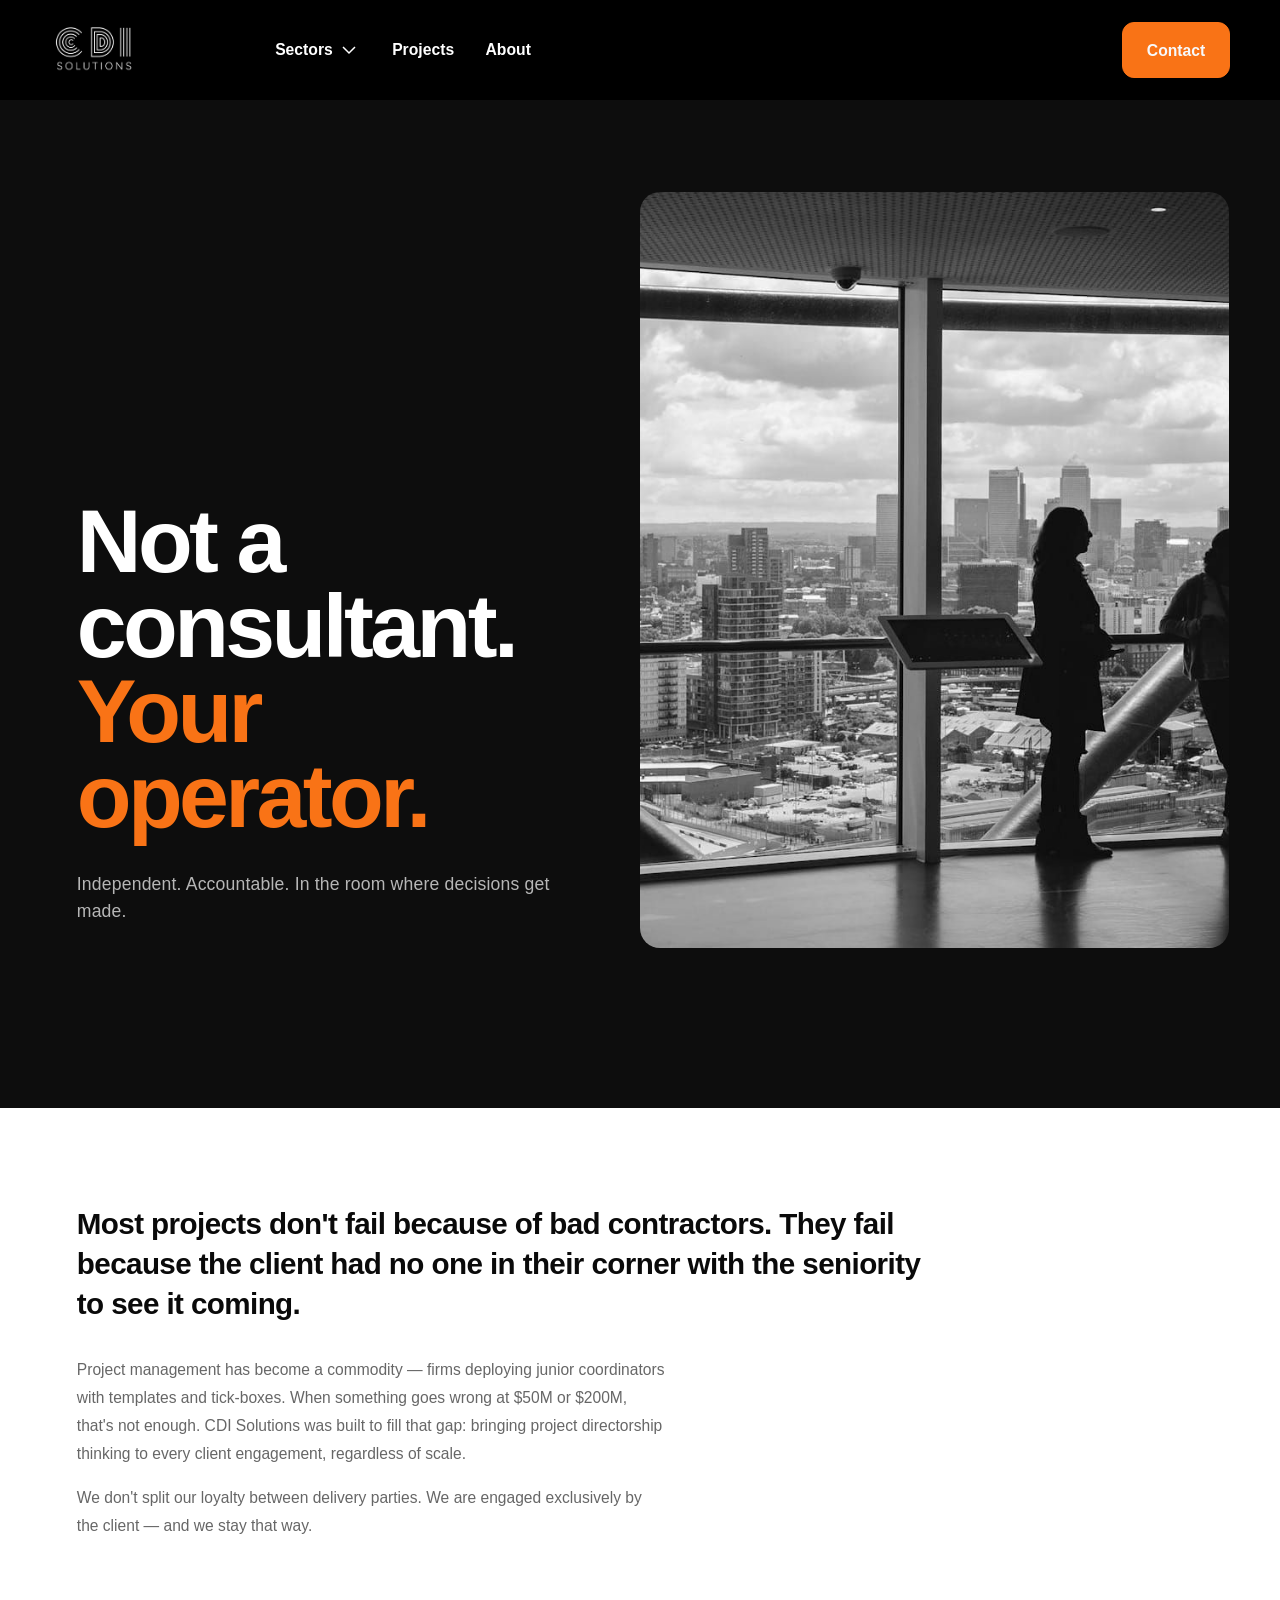
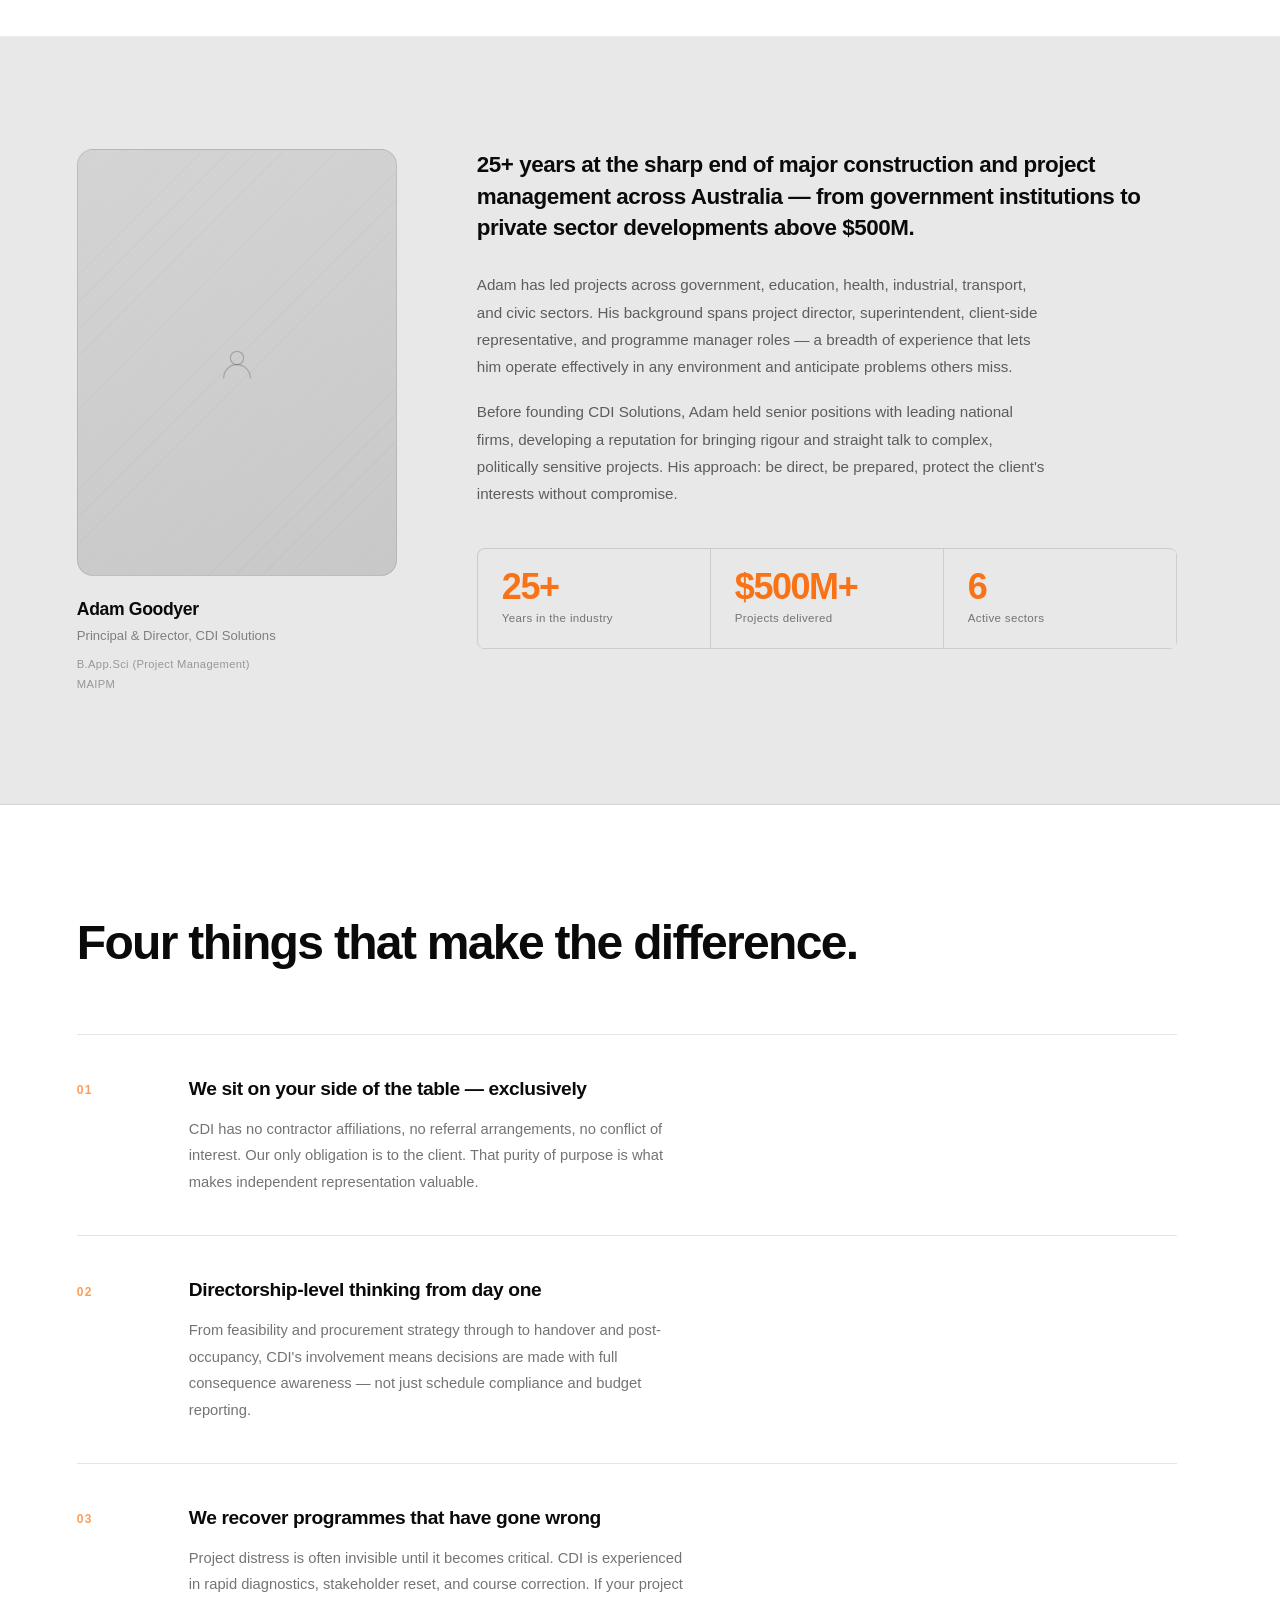
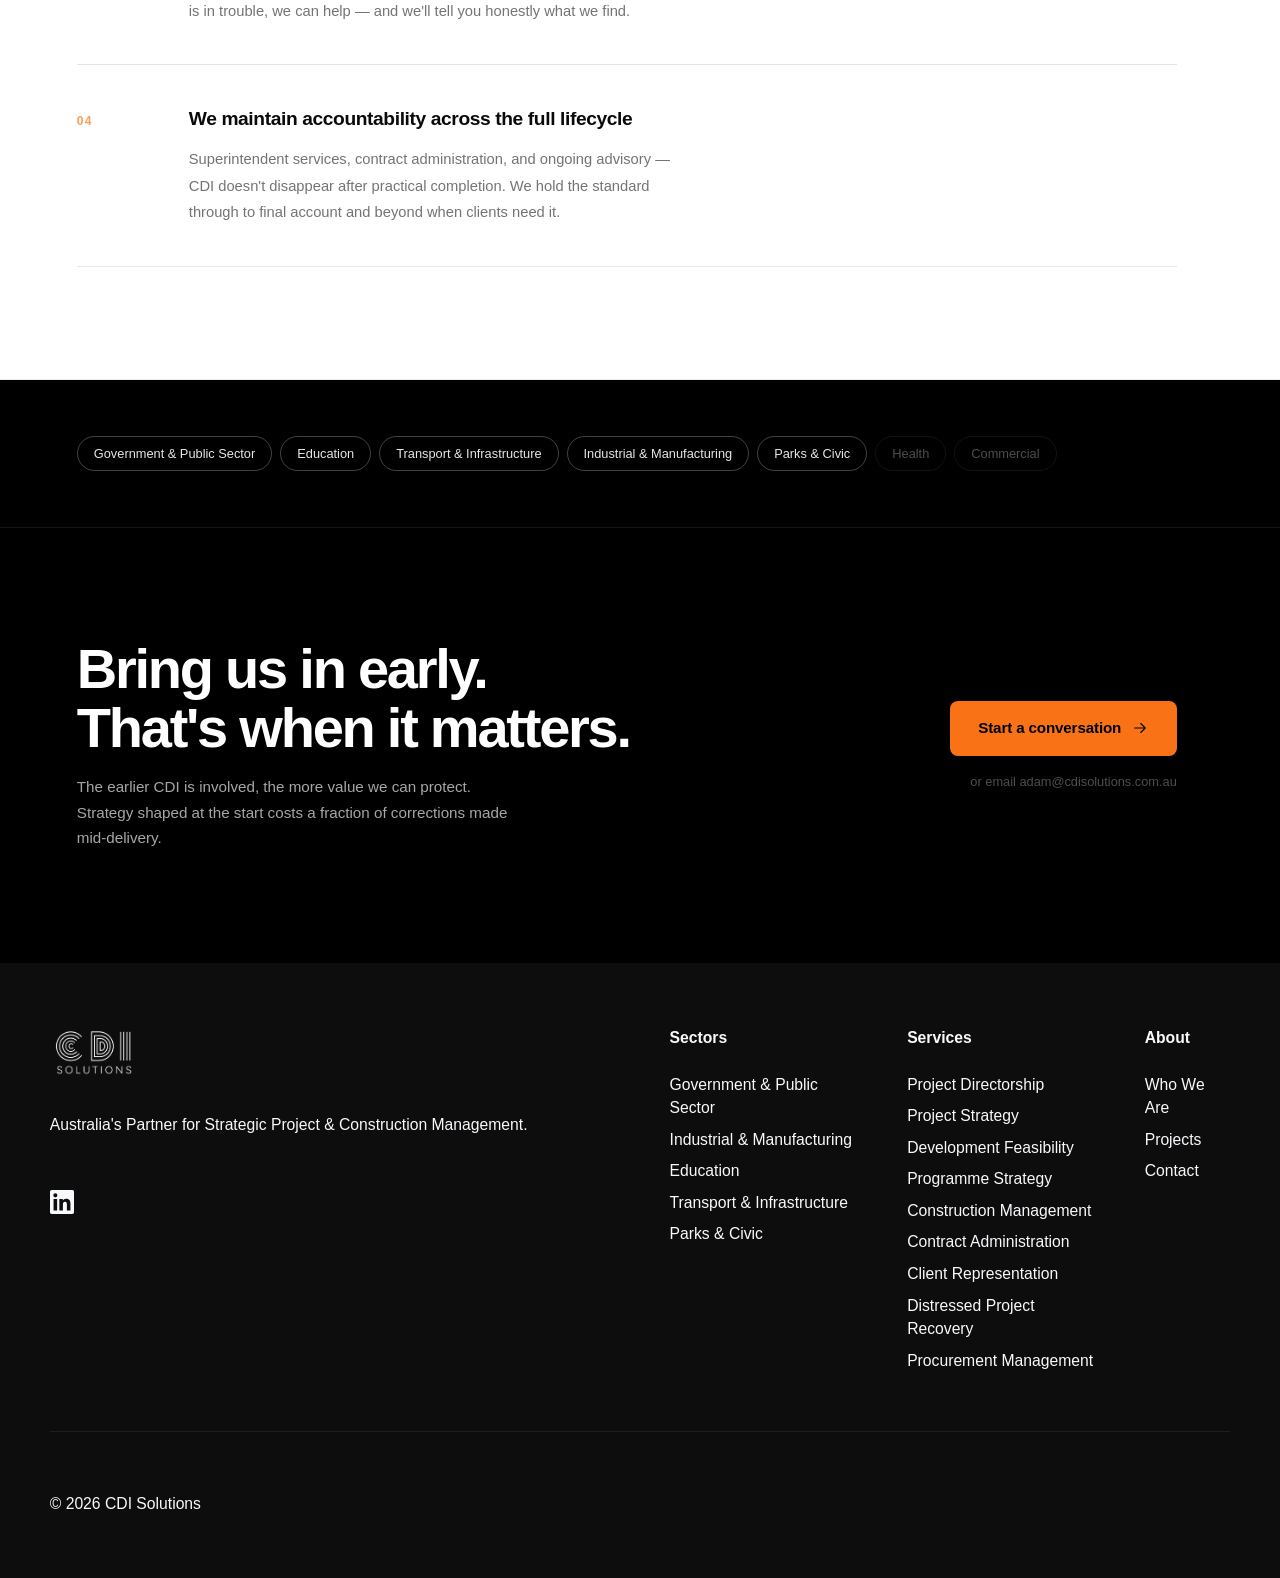
<file: about.html>
<!DOCTYPE html>
<html lang="en">
<head>
  <meta content="text/html; charset=utf-8" http-equiv="Content-Type"/>
  <title>About | CDI Solutions</title>
  <meta content="CDI Solutions is led by Adam Goodyer — a senior project and construction management professional with 25+ years delivering complex projects across Australia." name="description"/>
  <meta content="About | CDI Solutions" property="og:title"/>
  <meta content="CDI Solutions is led by Adam Goodyer — a senior project and construction management professional with 25+ years delivering complex projects across Australia." property="og:description"/>
  <meta content="website" property="og:type"/>
  <meta content="width=device-width, initial-scale=1" name="viewport"/>
  <link href="./assets/styles.css" rel="stylesheet" type="text/css"/>
  <link href="./assets/custom.css" rel="stylesheet" type="text/css"/>
<link rel="icon" href="./favicon.ico"/>
</head>
<body class="page-dark">

  <!-- NAV -->
  <div class="nav w-nav" data-animation="default" data-collapse="medium" data-duration="0" data-easing="ease" data-easing2="ease" data-wf--global-navbar-transparant--variant="base" role="banner" style="background-color: transparent;">
    <div class="nav_contain u-container-full">
      <div aria-controls="w-nav-overlay-0" aria-expanded="false" aria-haspopup="menu" aria-label="menu" class="mobile_menu_button w-nav-button" role="button" style="-webkit-user-select: text;" tabindex="0">
        <svg class="mobile_menu_open" fill="none" viewbox="0 0 24 24" width="100%" xmlns="http://www.w3.org/2000/svg">
          <g clip-path="url(#clip0_2188_3574)">
            <path d="M3 18H21V16H3V18ZM3 13H21V11H3V13ZM3 6V8H21V6H3Z" fill="currentColor"></path>
          </g>
        </svg>
        <svg class="mobile_menu_close" fill="none" viewbox="0 0 24 24" width="100%" xmlns="http://www.w3.org/2000/svg">
          <g clip-path="url(#clip0_2188_3577)">
            <path d="M6.34292 19.4142L19.0708 6.68629L17.6566 5.27208L4.92871 18L6.34292 19.4142Z" fill="currentColor"></path>
            <path d="M6.34326 5L4.92905 6.41421L17.657 19.1421L19.0712 17.7279L6.34326 5Z" fill="currentColor"></path>
          </g>
        </svg>
      </div>
      <a aria-label="CDI Solutions Home" class="nav_logo_wrap w-inline-block" href="./">
        <img alt="CDI Solutions" class="nav_1_logo" src="./cdisolutionstransperantwhite.png" style="height:56px;width:auto;"/>
      </a>
      <nav class="nav_layout w-nav-menu" role="navigation">
        <div class="nav_scroll">
          <ul class="nav_links_wrap is-desktop w-list-unstyled" role="list">
            <li class="nav_1_links_item">
              <div class="nav_1_dropdown_component w-dropdown" data-delay="400" data-hover="true">
                <div aria-controls="w-dropdown-list-0" aria-expanded="false" aria-haspopup="menu" class="nav_1_links_link is-desktop w-dropdown-toggle" id="w-dropdown-toggle-0" role="button" tabindex="0">
                  <div class="nav_1_links_text">Sectors</div>
                  <svg class="nav_1_links_svg" fill="none" viewbox="0 0 24 24" width="100%" xmlns="http://www.w3.org/2000/svg">
                    <path d="M6 8.99993L12 14.9999L18 8.99988" stroke="currentColor" stroke-miterlimit="16" stroke-width="1.5"></path>
                  </svg>
                </div>
                <nav aria-labelledby="w-dropdown-toggle-0" class="nav_1_dropdown_main_wrap is-desktop w-dropdown-list" id="w-dropdown-list-0" style="display: none; opacity: 0; transform: translate3d(0px, 1rem, 0px) scale3d(1, 1, 1) rotateX(0deg) rotateY(0deg) rotateZ(0deg) skew(0deg, 0deg); transform-style: preserve-3d;">
                  <div class="nav_1_dropdown_main_content">
                    <div class="nav_1_dropdown_main_scroll is-desktop w-dyn-list">
                      <div class="nav_1_dropdown_list w-dyn-items" role="list">
                        <div class="nav_1_dropdown_item w-dyn-item" role="listitem">
                          <a class="nav_1_dropdown_link is-desktop w-inline-block" href="./sectors/government-public-sector.html" tabindex="0">
                            <img alt="" class="nav_1_dropdown_icon" loading="lazy" src="./assets/6894092b8d6058a917da40b2_domain.svg"/>
                            <div class="nav_1_dropdown_text">Government &amp; Public Sector</div>
                          </a>
                        </div>
                        <div class="nav_1_dropdown_item w-dyn-item" role="listitem">
                          <a class="nav_1_dropdown_link is-desktop w-inline-block" href="./sectors/industrial-manufacturing.html" tabindex="0">
                            <img alt="" class="nav_1_dropdown_icon" loading="lazy" src="./assets/68940916dadbf3dfd6a3638a_precision_manufacturing.svg"/>
                            <div class="nav_1_dropdown_text">Industrial &amp; Manufacturing</div>
                          </a>
                        </div>
                        <div class="nav_1_dropdown_item w-dyn-item" role="listitem">
                          <a class="nav_1_dropdown_link is-desktop w-inline-block" href="./sectors/education.html" tabindex="0">
                            <img alt="" class="nav_1_dropdown_icon" loading="lazy" src="./assets/689408dda9a33aca97e563c2_school.svg"/>
                            <div class="nav_1_dropdown_text">Education</div>
                          </a>
                        </div>
                        <div class="nav_1_dropdown_item w-dyn-item" role="listitem">
                          <a class="nav_1_dropdown_link is-desktop w-inline-block" href="./sectors/transport-infrastructure.html" tabindex="0">
                            <img alt="" class="nav_1_dropdown_icon" loading="lazy" src="./assets/68940904dadbf3dfd6a361ca_train.svg"/>
                            <div class="nav_1_dropdown_text">Transport &amp; Infrastructure</div>
                          </a>
                        </div>
                        <div class="nav_1_dropdown_item w-dyn-item" role="listitem">
                          <a class="nav_1_dropdown_link is-desktop w-inline-block" href="./sectors/parks-civic.html" tabindex="0">
                            <img alt="" class="nav_1_dropdown_icon" loading="lazy" src="./assets/6894093fe2364f6001520cf1_construction.svg"/>
                            <div class="nav_1_dropdown_text">Parks &amp; Civic</div>
                          </a>
                        </div>
                      </div>
                    </div>
                  </div>
                </nav>
              </div>
            </li>
            <li class="nav_1_links_item">
              <a class="nav_1_links_link is-desktop" href="./projects/pullman-hotel-refurbishment.html">
                <div class="nav_1_links_text">Projects</div>
              </a>
            </li>
            <li class="nav_1_links_item">
              <a class="nav_1_links_link is-desktop w--current" href="./about.html">
                <div class="nav_1_links_text">About</div>
              </a>
            </li>
          </ul>
          <ul class="nav_actions_wrap is-desktop w-list-unstyled" role="list">
            <li class="nav_1_buttons_item is-main is-desktop">
              <div class="btn_main_wrap is-grow-tablet">
                <div class="g_clickable_wrap">
                  <a class="g_clickable_link w-inline-block" href="./contact.html">
                    <span class="g_clickable_text u-sr-only">Contact</span>
                  </a>
                  <button class="g_clickable_btn" type="button">
                    <span class="g_clickable_text u-sr-only">Contact</span>
                  </button>
                </div>
                <div aria-hidden="true" class="btn_main_text">Contact</div>
              </div>
            </li>
          </ul>
        </div>
      </nav>
      <div class="mobile_cta_button">
        <div class="btn_main_wrap" data-wf--btn-main--style="primary">
          <div class="g_clickable_wrap">
            <a class="g_clickable_link w-inline-block" href="./contact.html">
              <span class="g_clickable_text u-sr-only">Contact</span>
            </a>
            <button class="g_clickable_btn" type="button">
              <span class="g_clickable_text u-sr-only">Contact</span>
            </button>
          </div>
          <div aria-hidden="true" class="btn_main_text">Contact</div>
        </div>
      </div>
    </div>
    <div class="w-nav-overlay" data-wf-ignore="" id="w-nav-overlay-0"></div>
  </div>

  <!-- Mobile nav overlay -->
  <div id="mob-nav" aria-hidden="true" role="dialog" aria-label="Navigation">
    <div class="mn-item">
      <button class="mn-toggle" aria-expanded="false">
        Sectors
        <svg class="mn-chevron" fill="none" viewBox="0 0 24 24" xmlns="http://www.w3.org/2000/svg"><path d="M6 8.99993L12 14.9999L18 8.99988" stroke="currentColor" stroke-miterlimit="16" stroke-width="1.5"/></svg>
      </button>
      <div class="mn-sub" hidden>
        <a href="./sectors/government-public-sector.html"><img src="./assets/6894092b8d6058a917da40b2_domain.svg" alt=""/>Government &amp; Public Sector</a>
        <a href="./sectors/industrial-manufacturing.html"><img src="./assets/68940916dadbf3dfd6a3638a_precision_manufacturing.svg" alt=""/>Industrial &amp; Manufacturing</a>
        <a href="./sectors/education.html"><img src="./assets/689408dda9a33aca97e563c2_school.svg" alt=""/>Education</a>
        <a href="./sectors/transport-infrastructure.html"><img src="./assets/68940904dadbf3dfd6a361ca_train.svg" alt=""/>Transport &amp; Infrastructure</a>
        <a href="./sectors/parks-civic.html"><img src="./assets/6894093fe2364f6001520cf1_construction.svg" alt=""/>Parks &amp; Civic</a>
      </div>
    </div>
    <div class="mn-item">
      <a class="mn-toggle" href="./projects/pullman-hotel-refurbishment.html" style="text-decoration:none;">Projects</a>
    </div>
    <div class="mn-item">
      <a class="mn-toggle" href="./about.html" style="text-decoration:none;">About</a>
    </div>
    <div class="mn-cta">
      <a href="./contact.html">Get in Touch</a>
    </div>
  </div>

  <!-- PAGE BODY -->
  <main class="ab-main">

    <!-- 1. HERO -->
    <section class="ab-hero">
      <div class="ab-hero-split">
        <div class="ab-hero-text">
          <h1 class="ab-hero-headline">
            <span class="ab-hero-line">Not a consultant.</span>
            <span class="ab-hero-line ab-hero-line--accent">Your operator.</span>
          </h1>
          <p class="ab-hero-sub">Independent. Accountable. In the room where decisions get made.</p>
        </div>
        <div class="ab-hero-img-wrap">
          <img src="./images/abouthero.jpg" alt="CDI Solutions project site" class="ab-hero-img"/>
        </div>
      </div>
    </section>

    <!-- 2. CONTEXT / THE WHY -->
    <section class="ab-context">
      <div class="ab-context-inner">
        <p class="ab-context-lead">Most projects don't fail because of bad contractors. They fail because the client had no one in their corner with the seniority to see it coming.</p>
        <p class="ab-context-copy">Project management has become a commodity — firms deploying junior coordinators with templates and tick-boxes. When something goes wrong at $50M or $200M, that's not enough. CDI Solutions was built to fill that gap: bringing project directorship thinking to every client engagement, regardless of scale.</p>
        <p class="ab-context-copy">We don't split our loyalty between delivery parties. We are engaged exclusively by the client — and we stay that way.</p>
      </div>
    </section>

    <!-- 3. PRINCIPAL PROFILE -->
    <section class="ab-principal">
      <div class="ab-principal-inner">
        <div class="ab-principal-left">
          <div class="ab-img-ph ab-img-ph--portrait" aria-label="Adam Goodyer — Principal, CDI Solutions">
            <svg class="ab-img-ph-icon" viewBox="0 0 48 48" fill="none" xmlns="http://www.w3.org/2000/svg">
              <circle cx="24" cy="18" r="8" stroke="currentColor" stroke-width="1.5"/>
              <path d="M8 42c0-8.837 7.163-16 16-16s16 7.163 16 16" stroke="currentColor" stroke-width="1.5" stroke-linecap="round"/>
            </svg>
          </div>
          <div class="ab-principal-caption">
            <div class="ab-principal-name">Adam Goodyer</div>
            <div class="ab-principal-title">Principal &amp; Director, CDI Solutions</div>
            <div class="ab-principal-credentials">
              <span>B.App.Sci (Project Management)</span>
              <span>MAIPM</span>
            </div>
          </div>
        </div>
        <div class="ab-principal-right">
          <p class="ab-principal-lead">25+ years at the sharp end of major construction and project management across Australia — from government institutions to private sector developments above $500M.</p>
          <p class="ab-principal-copy">Adam has led projects across government, education, health, industrial, transport, and civic sectors. His background spans project director, superintendent, client-side representative, and programme manager roles — a breadth of experience that lets him operate effectively in any environment and anticipate problems others miss.</p>
          <p class="ab-principal-copy">Before founding CDI Solutions, Adam held senior positions with leading national firms, developing a reputation for bringing rigour and straight talk to complex, politically sensitive projects. His approach: be direct, be prepared, protect the client's interests without compromise.</p>
          <div class="ab-principal-stats">
            <div class="ab-stat">
              <span class="ab-stat-val">25+</span>
              <span class="ab-stat-label">Years in the industry</span>
            </div>
            <div class="ab-stat">
              <span class="ab-stat-val">$500M+</span>
              <span class="ab-stat-label">Projects delivered</span>
            </div>
            <div class="ab-stat">
              <span class="ab-stat-val">6</span>
              <span class="ab-stat-label">Active sectors</span>
            </div>
          </div>
        </div>
      </div>
    </section>

    <!-- 4. HOW WE WORK -->
    <section class="ab-how">
      <div class="ab-how-inner">
        <div class="ab-how-header">
          <h2 class="ab-how-title">Four things that make the difference.</h2>
        </div>
        <div class="ab-how-list">
          <div class="ab-how-item">
            <span class="ab-how-num">01</span>
            <div class="ab-how-content">
              <h3 class="ab-how-heading">We sit on your side of the table — exclusively</h3>
              <p class="ab-how-copy">CDI has no contractor affiliations, no referral arrangements, no conflict of interest. Our only obligation is to the client. That purity of purpose is what makes independent representation valuable.</p>
            </div>
          </div>
          <div class="ab-how-item">
            <span class="ab-how-num">02</span>
            <div class="ab-how-content">
              <h3 class="ab-how-heading">Directorship-level thinking from day one</h3>
              <p class="ab-how-copy">From feasibility and procurement strategy through to handover and post-occupancy, CDI's involvement means decisions are made with full consequence awareness — not just schedule compliance and budget reporting.</p>
            </div>
          </div>
          <div class="ab-how-item">
            <span class="ab-how-num">03</span>
            <div class="ab-how-content">
              <h3 class="ab-how-heading">We recover programmes that have gone wrong</h3>
              <p class="ab-how-copy">Project distress is often invisible until it becomes critical. CDI is experienced in rapid diagnostics, stakeholder reset, and course correction. If your project is in trouble, we can help — and we'll tell you honestly what we find.</p>
            </div>
          </div>
          <div class="ab-how-item">
            <span class="ab-how-num">04</span>
            <div class="ab-how-content">
              <h3 class="ab-how-heading">We maintain accountability across the full lifecycle</h3>
              <p class="ab-how-copy">Superintendent services, contract administration, and ongoing advisory — CDI doesn't disappear after practical completion. We hold the standard through to final account and beyond when clients need it.</p>
            </div>
          </div>
        </div>
      </div>
    </section>

    <!-- 5. SECTORS STRIP -->
    <section class="ab-sectors">
      <div class="ab-sectors-inner">
        <div class="ab-sectors-tags">
          <a href="./sectors/government-public-sector.html" class="ab-sector-tag">Government &amp; Public Sector</a>
          <a href="./sectors/education.html" class="ab-sector-tag">Education</a>
          <a href="./sectors/transport-infrastructure.html" class="ab-sector-tag">Transport &amp; Infrastructure</a>
          <a href="./sectors/industrial-manufacturing.html" class="ab-sector-tag">Industrial &amp; Manufacturing</a>
          <a href="./sectors/parks-civic.html" class="ab-sector-tag">Parks &amp; Civic</a>
          <span class="ab-sector-tag ab-sector-tag--muted">Health</span>
          <span class="ab-sector-tag ab-sector-tag--muted">Commercial</span>
        </div>
      </div>
    </section>

    <!-- 6. CTA -->
    <section class="ab-cta">
      <div class="ab-cta-inner">
        <div class="ab-cta-left">
          <h2 class="ab-cta-title">Bring us in early.<br>That's when it matters.</h2>
          <p class="ab-cta-sub">The earlier CDI is involved, the more value we can protect. Strategy shaped at the start costs a fraction of corrections made mid-delivery.</p>
        </div>
        <div class="ab-cta-right">
          <a class="ab-cta-btn" href="./contact.html">
            Start a conversation
            <svg fill="none" viewBox="0 0 24 24" xmlns="http://www.w3.org/2000/svg" width="18" height="18">
              <path d="M5 12H19M19 12L13 6M19 12L13 18" stroke="currentColor" stroke-width="1.5" stroke-linecap="round" stroke-linejoin="round"/>
            </svg>
          </a>
          <a class="ab-cta-link" href="mailto:adam@cdisolutions.com.au">or email adam@cdisolutions.com.au</a>
        </div>
      </div>
    </section>

  </main>

  <!-- FOOTER -->
  <footer class="footer u-theme-dark">
    <div class="g_spacer w-variant-d422cbd0-f212-c815-68df-63414354c21d" data-wf--global-spacer--section-space="small"></div>
    <div class="footer_contain u-container">
      <div class="footer_layout u-grid-autofit u-gap-8">
        <div class="footer_left u-vflex-left-top u-gap-6">
          <img src="./cdisolutionstransperantwhite.png" alt="CDI Solutions" class="footer_logo" style="height:56px;width:auto;display:block;">
          <div class="g_paragraph w-richtext" data-anim-para="false" data-wf--global-paragraph--settings-font-style="main">
            <p>Australia's Partner for Strategic Project &amp; Construction Management.</p>
          </div>
          <div class="footer_social_wrap u-mt-5 u-hflex-left-center">
            <div class="footer_social_item">
              <a class="g_clickable_link w-inline-block" href="https://www.linkedin.com/in/adam-goodyer-a93263122/" target="_blank" rel="noopener noreferrer">
                <span class="g_clickable_text u-sr-only">LinkedIn</span>
              </a>
              <svg fill="none" viewBox="0 0 24 24" width="100%" xmlns="http://www.w3.org/2000/svg">
                <path d="M20.447 20.452h-3.554v-5.569c0-1.328-.027-3.037-1.852-3.037-1.853 0-2.136 1.445-2.136 2.939v5.667H9.351V9h3.414v1.561h.046c.477-.9 1.637-1.85 3.37-1.85 3.601 0 4.267 2.37 4.267 5.455v6.286zM5.337 7.433a2.062 2.062 0 01-2.063-2.065 2.064 2.064 0 112.063 2.065zm1.782 13.019H3.555V9h3.564v11.452zM22.225 0H1.771C.792 0 0 .774 0 1.729v20.542C0 23.227.792 24 1.771 24h20.451C23.2 24 24 23.227 24 22.271V1.729C24 .774 23.2 0 22.222 0h.003z" fill="currentColor"/>
              </svg>
            </div>
          </div>
        </div>
        <div class="footer_menu_wrap u-hflex-right-top u-gap-7">
          <div class="footer_menu_item u-vflex-left-top u-gap-5">
            <div class="footer_menu_title u-weight-bold">Sectors</div>
            <div class="footer_menu_wrap w-dyn-list">
              <div class="footer_menu_list w-dyn-items" role="list">
                <div class="footer_menu_item w-dyn-item" role="listitem"><a class="footer_link" href="./sectors/government-public-sector.html">Government &amp; Public Sector</a></div>
                <div class="footer_menu_item w-dyn-item" role="listitem"><a class="footer_link" href="./sectors/industrial-manufacturing.html">Industrial &amp; Manufacturing</a></div>
                <div class="footer_menu_item w-dyn-item" role="listitem"><a class="footer_link" href="./sectors/education.html">Education</a></div>
                <div class="footer_menu_item w-dyn-item" role="listitem"><a class="footer_link" href="./sectors/transport-infrastructure.html">Transport &amp; Infrastructure</a></div>
                <div class="footer_menu_item w-dyn-item" role="listitem"><a class="footer_link" href="./sectors/parks-civic.html">Parks &amp; Civic</a></div>
              </div>
            </div>
          </div>
          <div class="footer_menu_item u-vflex-left-top u-gap-5">
            <div class="footer_menu_title u-weight-bold">Services</div>
            <div class="footer_menu_wrap w-dyn-list">
              <div class="footer_menu_list w-dyn-items" role="list">
                <div class="footer_menu_item w-dyn-item" role="listitem"><a class="footer_link" href="./contact.html">Project Directorship</a></div>
                <div class="footer_menu_item w-dyn-item" role="listitem"><a class="footer_link" href="./contact.html">Project Strategy</a></div>
                <div class="footer_menu_item w-dyn-item" role="listitem"><a class="footer_link" href="./contact.html">Development Feasibility</a></div>
                <div class="footer_menu_item w-dyn-item" role="listitem"><a class="footer_link" href="./contact.html">Programme Strategy</a></div>
                <div class="footer_menu_item w-dyn-item" role="listitem"><a class="footer_link" href="./contact.html">Construction Management</a></div>
                <div class="footer_menu_item w-dyn-item" role="listitem"><a class="footer_link" href="./contact.html">Contract Administration</a></div>
                <div class="footer_menu_item w-dyn-item" role="listitem"><a class="footer_link" href="./contact.html">Client Representation</a></div>
                <div class="footer_menu_item w-dyn-item" role="listitem"><a class="footer_link" href="./contact.html">Distressed Project Recovery</a></div>
                <div class="footer_menu_item w-dyn-item" role="listitem"><a class="footer_link" href="./contact.html">Procurement Management</a></div>
              </div>
            </div>
          </div>
          <div class="footer_menu_item u-vflex-left-top u-gap-5">
            <div class="footer_menu_title u-weight-bold">About</div>
            <ul class="footer_menu_list" role="list">
              <li class="footer_menu_link"><a class="footer_link" href="./about.html">Who We Are</a></li>
              <li class="footer_menu_link"><a class="footer_link" href="./projects/pullman-hotel-refurbishment.html">Projects</a></li>
              <li class="footer_menu_link"><a class="footer_link" href="./contact.html">Contact</a></li>
            </ul>
          </div>
        </div>
      </div>
      <div class="footer_bottom">
        <div class="footer_line"></div>
        <div class="footer_copyright_wrap u-hflex-between-center">
          <div>&copy; 2026 CDI Solutions</div>
        </div>
      </div>
    </div>
    <div class="g_spacer w-variant-d422cbd0-f212-c815-68df-63414354c21d" data-wf--global-spacer--section-space="small"></div>
  </footer>

  <script>
  (function() {
  var ORANGE = 'rgb(17, 17, 17)';
  var THRESHOLD = 50;
  var nav, observer, blocking = false;

  function correctColor() {
    return window.scrollY > THRESHOLD ? ORANGE : 'transparent';
  }

  function applyColor() {
    if (!nav) return;
    var correct = correctColor();
    if (nav.style.backgroundColor !== correct) {
      blocking = true;
      nav.style.backgroundColor = correct;
      blocking = false;
    }
  }

  function init() {
    nav = document.querySelector('.nav.w-nav');
    if (!nav) return;
    applyColor();
    window.addEventListener('scroll', applyColor, { passive: true });
    observer = new MutationObserver(function() {
      if (!blocking) applyColor();
    });
    observer.observe(nav, { attributes: true, attributeFilter: ['style'] });
  }

  if (document.readyState === 'loading') {
    document.addEventListener('DOMContentLoaded', init);
  } else {
    init();
  }
})();
  </script>
  <script>
  /* ── Hamburger toggle ── */
  (function() {
    var nav = document.querySelector('.nav.w-nav');
    var btn = document.querySelector('.w-nav-button');
    var overlay = document.getElementById('mob-nav');
    if (!nav || !btn) return;

    function closeMob() {
      btn.classList.remove('w--open');
      btn.setAttribute('aria-expanded', 'false');
      document.body.style.overflow = '';
      if (overlay) {
        overlay.setAttribute('aria-hidden', 'true');
        overlay.querySelectorAll('.mn-toggle[aria-expanded="true"]').forEach(function(t) {
          t.setAttribute('aria-expanded', 'false');
          if (t.nextElementSibling) t.nextElementSibling.setAttribute('hidden', '');
        });
        overlay.classList.add('mn-closing');
        overlay.addEventListener('animationend', function handler() {
          overlay.classList.remove('mn-closing');
          nav.classList.remove('nav-open');
          overlay.removeEventListener('animationend', handler);
        });
      } else {
        nav.classList.remove('nav-open');
      }
    }

    function openMob() {
      nav.classList.add('nav-open');
      btn.classList.add('w--open');
      btn.setAttribute('aria-expanded', 'true');
      document.body.style.overflow = 'hidden';
      if (overlay) overlay.setAttribute('aria-hidden', 'false');
    }

    btn.addEventListener('click', function(e) {
      e.stopPropagation();
      nav.classList.contains('nav-open') ? closeMob() : openMob();
    });

    document.addEventListener('click', function(e) {
      if (!nav.classList.contains('nav-open')) return;
      if (!nav.contains(e.target) && (!overlay || !overlay.contains(e.target))) closeMob();
    });
  })();
  </script>
  <script>
  /* ── Desktop dropdowns ── */
  (function() {
    function closeAllExcept(except) {
      document.querySelectorAll('.w-dropdown.w--open').forEach(function(d) {
        if (d === except) return;
        var l = d.querySelector('.w-dropdown-list');
        var t = d.querySelector('.w-dropdown-toggle');
        if (l) l.style.display = 'none';
        if (t) { t.setAttribute('aria-expanded', 'false'); t.classList.remove('w--open'); }
        d.classList.remove('w--open');
      });
    }

    document.querySelectorAll('.w-dropdown').forEach(function(dropdown) {
      var toggle = dropdown.querySelector('.w-dropdown-toggle');
      var list = dropdown.querySelector('.w-dropdown-list');
      if (!toggle || !list) return;

      var hoverTimer = null;

      function openDrop() {
        closeAllExcept(dropdown);
        list.style.display = 'block';
        list.style.opacity = '1';
        list.style.transform = 'none';
        list.style.zIndex = '100';
        toggle.setAttribute('aria-expanded', 'true');
        dropdown.classList.add('w--open');
        toggle.classList.add('w--open');
      }

      function closeDrop() {
        list.style.display = 'none';
        toggle.setAttribute('aria-expanded', 'false');
        dropdown.classList.remove('w--open');
        toggle.classList.remove('w--open');
      }

      toggle.addEventListener('click', function(e) {
        e.stopPropagation();
        dropdown.classList.contains('w--open') ? closeDrop() : openDrop();
      });

      if (dropdown.getAttribute('data-hover') === 'true') {
        dropdown.addEventListener('mouseenter', function() { clearTimeout(hoverTimer); openDrop(); });
        dropdown.addEventListener('mouseleave', function() { hoverTimer = setTimeout(closeDrop, 150); });
      }
    });

    document.addEventListener('click', function() { closeAllExcept(null); });
  })();
  </script>
</body>
</html>
</file>
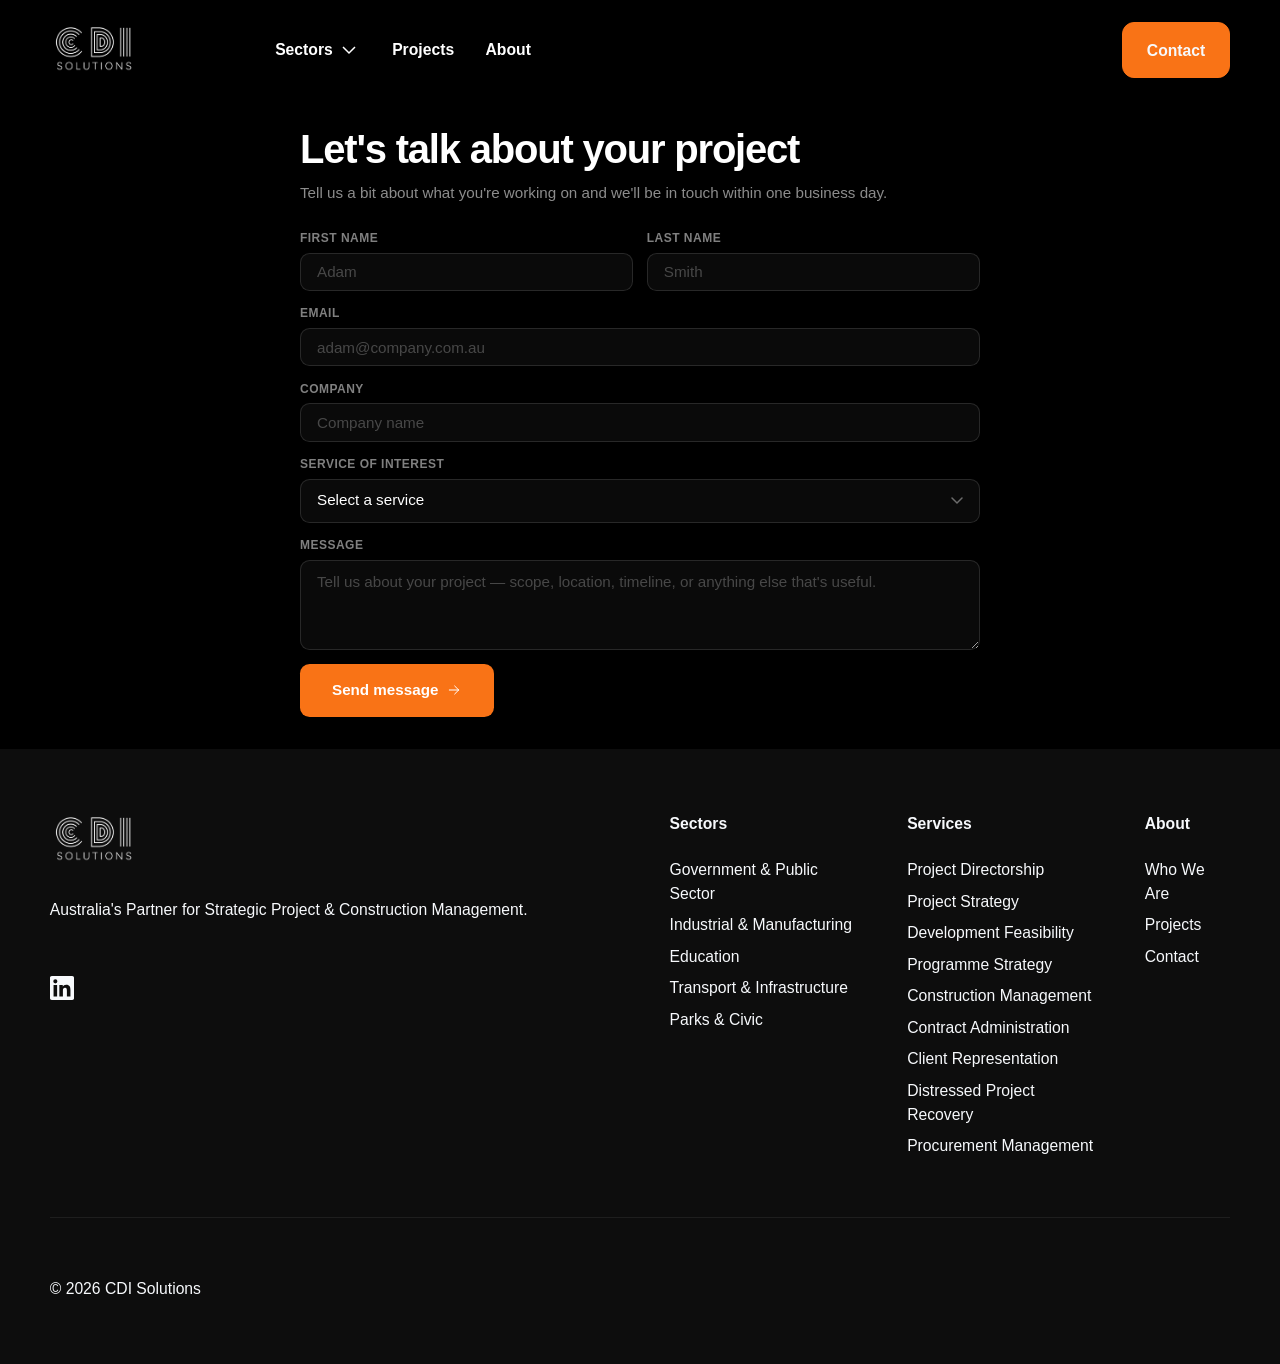
<file: contact.html>
<!DOCTYPE html>
<html lang="en">
<head>
  <meta content="text/html; charset=utf-8" http-equiv="Content-Type"/>
  <title>Get in Touch | CDI Solutions</title>
  <meta content="Contact CDI Solutions — Australia's partner for strategic project and construction management." name="description"/>
  <meta content="width=device-width, initial-scale=1" name="viewport"/>
  <link href="./assets/styles.css" rel="stylesheet" type="text/css"/>
  <link href="./assets/custom.css" rel="stylesheet" type="text/css"/>
<link rel="icon" href="./favicon.ico"/>
</head>
<body class="page-dark">
   <div class="nav w-nav" data-animation="default" data-collapse="medium" data-duration="0" data-easing="ease" data-easing2="ease" data-w-id="6220be0a-1a73-f8a0-0566-343d50a5d5fb" data-wf--global-navbar-transparant--variant="base" role="banner" style="background-color: transparent;">
    <div class="nav_contain u-container-full">
     <div aria-controls="w-nav-overlay-0" aria-expanded="false" aria-haspopup="menu" aria-label="menu" class="mobile_menu_button w-nav-button" role="button" style="-webkit-user-select: text;" tabindex="0">
      <svg class="mobile_menu_open" fill="none" viewbox="0 0 24 24" width="100%" xmlns="http://www.w3.org/2000/svg">
       <g clip-path="url(#clip0_2188_3574)">
        <path d="M3 18H21V16H3V18ZM3 13H21V11H3V13ZM3 6V8H21V6H3Z" fill="currentColor"></path>
       </g>
      </svg>
      <svg class="mobile_menu_close" fill="none" viewbox="0 0 24 24" width="100%" xmlns="http://www.w3.org/2000/svg">
       <g clip-path="url(#clip0_2188_3577)">
        <path d="M6.34292 19.4142L19.0708 6.68629L17.6566 5.27208L4.92871 18L6.34292 19.4142Z" fill="currentColor"></path>
        <path d="M6.34326 5L4.92905 6.41421L17.657 19.1421L19.0712 17.7279L6.34326 5Z" fill="currentColor"></path>
       </g>
      </svg>
     </div>
     <a aria-label="CDI Solutions Home" class="nav_logo_wrap w-inline-block" href="./">
      <img alt="CDI Solutions" class="nav_1_logo" src="./cdisolutionstransperantwhite.png" style="height:56px;width:auto;"/>
     </a>
     <nav class="nav_layout w-nav-menu" role="navigation">
      <div class="nav_scroll">
       <ul class="nav_links_wrap is-desktop w-list-unstyled" role="list">
        <li class="nav_1_links_item">
         <div class="nav_1_dropdown_component w-dropdown" data-delay="400" data-hover="true">
          <div aria-controls="w-dropdown-list-0" aria-expanded="false" aria-haspopup="menu" class="nav_1_links_link is-desktop w-dropdown-toggle" id="w-dropdown-toggle-0" role="button" tabindex="0">
           <div class="nav_1_links_text">Sectors</div>
           <svg class="nav_1_links_svg" fill="none" viewbox="0 0 24 24" width="100%" xmlns="http://www.w3.org/2000/svg">
            <path d="M6 8.99993L12 14.9999L18 8.99988" stroke="currentColor" stroke-miterlimit="16" stroke-width="1.5"></path>
           </svg>
          </div>
          <nav aria-labelledby="w-dropdown-toggle-0" class="nav_1_dropdown_main_wrap is-desktop w-dropdown-list" id="w-dropdown-list-0" style="display: none; opacity: 0; transform: translate3d(0px, 1rem, 0px) scale3d(1, 1, 1) rotateX(0deg) rotateY(0deg) rotateZ(0deg) skew(0deg, 0deg); transform-style: preserve-3d;">
           <div class="nav_1_dropdown_main_content">
            <div class="nav_1_dropdown_main_scroll is-desktop w-dyn-list">
             <div class="nav_1_dropdown_list w-dyn-items" role="list">
              <div class="nav_1_dropdown_item w-dyn-item" role="listitem">
               <a class="nav_1_dropdown_link is-desktop w-inline-block" href="./sectors/government-public-sector.html" tabindex="0">
                <img alt="" class="nav_1_dropdown_icon" loading="lazy" src="./assets/6894092b8d6058a917da40b2_domain.svg"/>
                <div class="nav_1_dropdown_text">Government &amp; Public Sector</div>
               </a>
              </div>
              <div class="nav_1_dropdown_item w-dyn-item" role="listitem">
               <a class="nav_1_dropdown_link is-desktop w-inline-block" href="./sectors/industrial-manufacturing.html" tabindex="0">
                <img alt="" class="nav_1_dropdown_icon" loading="lazy" src="./assets/68940916dadbf3dfd6a3638a_precision_manufacturing.svg"/>
                <div class="nav_1_dropdown_text">Industrial &amp; Manufacturing</div>
               </a>
              </div>
              <div class="nav_1_dropdown_item w-dyn-item" role="listitem">
               <a class="nav_1_dropdown_link is-desktop w-inline-block" href="./sectors/education.html" tabindex="0">
                <img alt="" class="nav_1_dropdown_icon" loading="lazy" src="./assets/689408dda9a33aca97e563c2_school.svg"/>
                <div class="nav_1_dropdown_text">Education</div>
               </a>
              </div>
              <div class="nav_1_dropdown_item w-dyn-item" role="listitem">
               <a class="nav_1_dropdown_link is-desktop w-inline-block" href="./sectors/transport-infrastructure.html" tabindex="0">
                <img alt="" class="nav_1_dropdown_icon" loading="lazy" src="./assets/68940904dadbf3dfd6a361ca_train.svg"/>
                <div class="nav_1_dropdown_text">Transport &amp; Infrastructure</div>
               </a>
              </div>
              <div class="nav_1_dropdown_item w-dyn-item" role="listitem">
               <a class="nav_1_dropdown_link is-desktop w-inline-block" href="./sectors/parks-civic.html" tabindex="0">
                <img alt="" class="nav_1_dropdown_icon" loading="lazy" src="./assets/6894093fe2364f6001520cf1_construction.svg"/>
                <div class="nav_1_dropdown_text">Parks &amp; Civic</div>
               </a>
              </div>
             </div>
            </div>
           </div>
          </nav>
         </div>
        </li>
        <li class="nav_1_links_item">
         <a class="nav_1_links_link is-desktop" href="./projects/pullman-hotel-refurbishment.html">
          <div class="nav_1_links_text">Projects</div>
         </a>
        </li>
        <li class="nav_1_links_item">
         <a class="nav_1_links_link is-desktop" href="./about.html">
          <div class="nav_1_links_text">About</div>
         </a>
        </li>
       </ul>
       <ul class="nav_actions_wrap is-desktop w-list-unstyled" role="list">
        <li class="nav_1_buttons_item is-main is-desktop">
         <div class="btn_main_wrap is-grow-tablet">
          <div class="g_clickable_wrap">
           <a class="g_clickable_link w-inline-block" href="./contact.html">
            <span class="g_clickable_text u-sr-only">Contact</span>
           </a>
           <button class="g_clickable_btn" type="button">
            <span class="g_clickable_text u-sr-only">Contact</span>
           </button>
          </div>
          <div aria-hidden="true" class="btn_main_text">Contact</div>
         </div>
        </li>
       </ul>
      </div>
     </nav>
     <div class="mobile_cta_button">
      <div class="btn_main_wrap" data-wf--btn-main--style="primary">
       <div class="g_clickable_wrap">
        <a class="g_clickable_link w-inline-block" href="./contact.html">
         <span class="g_clickable_text u-sr-only">Contact</span>
        </a>
        <button class="g_clickable_btn" type="button">
         <span class="g_clickable_text u-sr-only">Contact</span>
        </button>
       </div>
       <div aria-hidden="true" class="btn_main_text">Contact</div>
      </div>
     </div>
    </div>
    <div class="w-nav-overlay" data-wf-ignore="" id="w-nav-overlay-0"></div>
   </div>

   <!-- Mobile nav overlay -->
   <div id="mob-nav" aria-hidden="true" role="dialog" aria-label="Navigation">
    <div class="mn-item">
     <button class="mn-toggle" aria-expanded="false">
      Sectors
      <svg class="mn-chevron" fill="none" viewBox="0 0 24 24" xmlns="http://www.w3.org/2000/svg"><path d="M6 8.99993L12 14.9999L18 8.99988" stroke="currentColor" stroke-miterlimit="16" stroke-width="1.5"/></svg>
     </button>
     <div class="mn-sub" hidden>
      <a href="./sectors/government-public-sector.html"><img src="./assets/6894092b8d6058a917da40b2_domain.svg" alt=""/>Government &amp; Public Sector</a>
      <a href="./sectors/industrial-manufacturing.html"><img src="./assets/68940916dadbf3dfd6a3638a_precision_manufacturing.svg" alt=""/>Industrial &amp; Manufacturing</a>
      <a href="./sectors/education.html"><img src="./assets/689408dda9a33aca97e563c2_school.svg" alt=""/>Education</a>
      <a href="./sectors/transport-infrastructure.html"><img src="./assets/68940904dadbf3dfd6a361ca_train.svg" alt=""/>Transport &amp; Infrastructure</a>
      <a href="./sectors/parks-civic.html"><img src="./assets/6894093fe2364f6001520cf1_construction.svg" alt=""/>Parks &amp; Civic</a>
     </div>
    </div>
    <div class="mn-item">
     <a class="mn-toggle" href="./projects/pullman-hotel-refurbishment.html" style="text-decoration:none;">Projects</a>
    </div>
    <div class="mn-item">
     <a class="mn-toggle" href="./about.html" style="text-decoration:none;">About</a>
    </div>
    <div class="mn-cta">
     <a href="./contact.html">Get in Touch</a>
    </div>
   </div>

  <!-- MAIN -->
  <main class="ct-page">
    <div class="ct-wrap">
      <h1 class="ct-heading">Let's talk about your project</h1>
      <p class="ct-sub">Tell us a bit about what you're working on and we'll be in touch within one business day.</p>

      <!-- Netlify Form -->
      <form class="ct-form" name="contact" method="POST" action="/contact.html?success=true" data-netlify="true" netlify-honeypot="bot-field" id="contact-form">
        <input type="hidden" name="form-name" value="contact"/>
        <p style="display:none;"><input name="bot-field"/></p>

        <div class="ct-row">
          <div class="ct-field">
            <label class="ct-label" for="first-name">First name</label>
            <input class="ct-input" id="first-name" name="first-name" type="text" placeholder="Adam" required/>
          </div>
          <div class="ct-field">
            <label class="ct-label" for="last-name">Last name</label>
            <input class="ct-input" id="last-name" name="last-name" type="text" placeholder="Smith" required/>
          </div>
        </div>

        <div class="ct-field">
          <label class="ct-label" for="email">Email</label>
          <input class="ct-input" id="email" name="email" type="email" placeholder="adam@company.com.au" required/>
        </div>

        <div class="ct-field">
          <label class="ct-label" for="company">Company</label>
          <input class="ct-input" id="company" name="company" type="text" placeholder="Company name"/>
        </div>

        <div class="ct-field">
          <label class="ct-label" for="service">Service of interest</label>
          <select class="ct-select" id="service" name="service">
            <option value="" disabled selected>Select a service</option>
            <option>Project Directorship</option>
            <option>Project Strategy</option>
            <option>Development Feasibility</option>
            <option>Programme Strategy</option>
            <option>Project Leadership</option>
            <option>Project Management</option>
            <option>Construction Management</option>
            <option>Contract Administration</option>
            <option>Superintendent Services</option>
            <option>Programme Management</option>
            <option>Client-Side Project Manager</option>
            <option>Owner's Representative</option>
            <option>Procurement Management</option>
            <option>Distressed Project Recovery</option>
            <option>Other</option>
          </select>
        </div>

        <div class="ct-field">
          <label class="ct-label" for="message">Message</label>
          <textarea class="ct-textarea" id="message" name="message" placeholder="Tell us about your project — scope, location, timeline, or anything else that's useful." required></textarea>
        </div>

        <button class="ct-submit" type="submit">
          Send message
          <svg fill="none" viewBox="0 0 24 24" xmlns="http://www.w3.org/2000/svg">
            <path d="M5 12H19M19 12L13 6M19 12L13 18" stroke="currentColor" stroke-width="1.5" stroke-linecap="round" stroke-linejoin="round"/>
          </svg>
        </button>
      </form>

      <!-- Success state -->
      <div class="ct-success" id="form-success">
        <div class="ct-success-icon">
          <svg fill="none" viewBox="0 0 24 24" xmlns="http://www.w3.org/2000/svg">
            <path d="M5 13L9 17L19 7" stroke="currentColor" stroke-width="2" stroke-linecap="round" stroke-linejoin="round"/>
          </svg>
        </div>
        <h3>Message sent</h3>
        <p>Thanks for reaching out. We'll be in touch within one business day.</p>
      </div>
    </div>
  </main>

  <!-- FOOTER -->
  <footer class="footer u-theme-dark">
    <div class="g_spacer w-variant-d422cbd0-f212-c815-68df-63414354c21d" data-wf--global-spacer--section-space="small"></div>
    <div class="footer_contain u-container">
      <div class="footer_layout u-grid-autofit u-gap-8">
        <div class="footer_left u-vflex-left-top u-gap-6">
          <img src="./cdisolutionstransperantwhite.png" alt="CDI Solutions" class="footer_logo" style="height:56px;width:auto;display:block;">
          <div class="g_paragraph w-richtext" data-anim-para="false" data-wf--global-paragraph--settings-font-style="main">
            <p>Australia's Partner for Strategic Project &amp; Construction Management.</p>
          </div>
          <div class="footer_social_wrap u-mt-5 u-hflex-left-center">
            <div class="footer_social_item">
              <a class="g_clickable_link w-inline-block" href="https://www.linkedin.com/in/adam-goodyer-a93263122/" target="_blank" rel="noopener noreferrer">
                <span class="g_clickable_text u-sr-only">LinkedIn</span>
              </a>
              <svg fill="none" viewBox="0 0 24 24" width="100%" xmlns="http://www.w3.org/2000/svg">
                <path d="M20.447 20.452h-3.554v-5.569c0-1.328-.027-3.037-1.852-3.037-1.853 0-2.136 1.445-2.136 2.939v5.667H9.351V9h3.414v1.561h.046c.477-.9 1.637-1.85 3.37-1.85 3.601 0 4.267 2.37 4.267 5.455v6.286zM5.337 7.433a2.062 2.062 0 01-2.063-2.065 2.064 2.064 0 112.063 2.065zm1.782 13.019H3.555V9h3.564v11.452zM22.225 0H1.771C.792 0 0 .774 0 1.729v20.542C0 23.227.792 24 1.771 24h20.451C23.2 24 24 23.227 24 22.271V1.729C24 .774 23.2 0 22.222 0h.003z" fill="currentColor"/>
              </svg>
            </div>
          </div>
        </div>
        <div class="footer_menu_wrap u-hflex-right-top u-gap-7">
          <div class="footer_menu_item u-vflex-left-top u-gap-5">
            <div class="footer_menu_title u-weight-bold">Sectors</div>
            <div class="footer_menu_wrap w-dyn-list">
              <div class="footer_menu_list w-dyn-items" role="list">
                <div class="footer_menu_item w-dyn-item" role="listitem"><a class="footer_link" href="./sectors/government-public-sector.html">Government &amp; Public Sector</a></div>
                <div class="footer_menu_item w-dyn-item" role="listitem"><a class="footer_link" href="./sectors/industrial-manufacturing.html">Industrial &amp; Manufacturing</a></div>
                <div class="footer_menu_item w-dyn-item" role="listitem"><a class="footer_link" href="./sectors/education.html">Education</a></div>
                <div class="footer_menu_item w-dyn-item" role="listitem"><a class="footer_link" href="./sectors/transport-infrastructure.html">Transport &amp; Infrastructure</a></div>
                <div class="footer_menu_item w-dyn-item" role="listitem"><a class="footer_link" href="./sectors/parks-civic.html">Parks &amp; Civic</a></div>
              </div>
            </div>
          </div>
          <div class="footer_menu_item u-vflex-left-top u-gap-5">
            <div class="footer_menu_title u-weight-bold">Services</div>
            <div class="footer_menu_wrap w-dyn-list">
              <div class="footer_menu_list w-dyn-items" role="list">
                <div class="footer_menu_item w-dyn-item" role="listitem"><a class="footer_link" href="./contact.html">Project Directorship</a></div>
                <div class="footer_menu_item w-dyn-item" role="listitem"><a class="footer_link" href="./contact.html">Project Strategy</a></div>
                <div class="footer_menu_item w-dyn-item" role="listitem"><a class="footer_link" href="./contact.html">Development Feasibility</a></div>
                <div class="footer_menu_item w-dyn-item" role="listitem"><a class="footer_link" href="./contact.html">Programme Strategy</a></div>
                <div class="footer_menu_item w-dyn-item" role="listitem"><a class="footer_link" href="./contact.html">Construction Management</a></div>
                <div class="footer_menu_item w-dyn-item" role="listitem"><a class="footer_link" href="./contact.html">Contract Administration</a></div>
                <div class="footer_menu_item w-dyn-item" role="listitem"><a class="footer_link" href="./contact.html">Client Representation</a></div>
                <div class="footer_menu_item w-dyn-item" role="listitem"><a class="footer_link" href="./contact.html">Distressed Project Recovery</a></div>
                <div class="footer_menu_item w-dyn-item" role="listitem"><a class="footer_link" href="./contact.html">Procurement Management</a></div>
              </div>
            </div>
          </div>
          <div class="footer_menu_item u-vflex-left-top u-gap-5">
            <div class="footer_menu_title u-weight-bold">About</div>
            <ul class="footer_menu_list" role="list">
              <li class="footer_menu_link"><a class="footer_link" href="./about.html">Who We Are</a></li>
              <li class="footer_menu_link"><a class="footer_link" href="./projects/pullman-hotel-refurbishment.html">Projects</a></li>
              <li class="footer_menu_link"><a class="footer_link" href="./contact.html">Contact</a></li>
            </ul>
          </div>
        </div>
      </div>
      <div class="footer_bottom">
        <div class="footer_line"></div>
        <div class="footer_copyright_wrap u-hflex-between-center">
          <div>&copy; 2026 CDI Solutions</div>
        </div>
      </div>
    </div>
    <div class="g_spacer w-variant-d422cbd0-f212-c815-68df-63414354c21d" data-wf--global-spacer--section-space="small"></div>
  </footer>

  <script>
    const form = document.getElementById('contact-form');
    const success = document.getElementById('form-success');

    // Show success state if Netlify redirected back with ?success=true
    if (window.location.search.includes('success=true')) {
      form.style.display = 'none';
      success.style.display = 'block';
    }

    form.addEventListener('submit', function(e) {
      e.preventDefault();
      const data = new URLSearchParams(new FormData(form));
      fetch('/contact.html', { method: 'POST', headers: { 'Content-Type': 'application/x-www-form-urlencoded' }, body: data })
        .then(function(res) {
          if (res.ok || res.redirected) {
            form.style.display = 'none';
            success.style.display = 'block';
          } else {
            form.submit();
          }
        })
        .catch(function() {
          form.submit();
        });
    });
  </script>
  <script>
  /* ── Hamburger toggle ── */
  (function() {
    var nav = document.querySelector('.nav.w-nav');
    var btn = document.querySelector('.w-nav-button');
    var overlay = document.getElementById('mob-nav');
    if (!nav || !btn) return;
    function closeMob() {
      btn.classList.remove('w--open');
      btn.setAttribute('aria-expanded', 'false');
      document.body.style.overflow = '';
      if (overlay) {
        overlay.setAttribute('aria-hidden', 'true');
        overlay.querySelectorAll('.mn-toggle[aria-expanded="true"]').forEach(function(t) {
          t.setAttribute('aria-expanded', 'false');
          if (t.nextElementSibling) t.nextElementSibling.setAttribute('hidden', '');
        });
        overlay.classList.add('mn-closing');
        overlay.addEventListener('animationend', function handler() {
          overlay.classList.remove('mn-closing');
          nav.classList.remove('nav-open');
          overlay.removeEventListener('animationend', handler);
        });
      } else {
        nav.classList.remove('nav-open');
      }
    }
    function openMob() {
      nav.classList.add('nav-open');
      btn.classList.add('w--open');
      btn.setAttribute('aria-expanded', 'true');
      document.body.style.overflow = 'hidden';
      if (overlay) overlay.setAttribute('aria-hidden', 'false');
    }
    btn.addEventListener('click', function(e) {
      e.stopPropagation();
      nav.classList.contains('nav-open') ? closeMob() : openMob();
    });
    document.addEventListener('click', function(e) {
      if (!nav.classList.contains('nav-open')) return;
      if (!nav.contains(e.target) && (!overlay || !overlay.contains(e.target))) closeMob();
    });
  })();
  </script>
  <script>
  /* ── Mobile overlay accordion ── */
  (function() {
    var overlay = document.getElementById('mob-nav');
    if (!overlay) return;
    overlay.querySelectorAll('.mn-toggle').forEach(function(toggle) {
      toggle.addEventListener('click', function() {
        var isOpen = toggle.getAttribute('aria-expanded') === 'true';
        overlay.querySelectorAll('.mn-toggle').forEach(function(t) {
          t.setAttribute('aria-expanded', 'false');
          if (t.nextElementSibling) t.nextElementSibling.setAttribute('hidden', '');
        });
        if (!isOpen) {
          toggle.setAttribute('aria-expanded', 'true');
          if (toggle.nextElementSibling) toggle.nextElementSibling.removeAttribute('hidden');
        }
      });
    });
  })();
  </script>
  <script>
  /* ── Desktop dropdowns ── */
  (function() {
    function closeAllExcept(except) {
      document.querySelectorAll('.w-dropdown.w--open').forEach(function(d) {
        if (d === except) return;
        var l = d.querySelector('.w-dropdown-list');
        var t = d.querySelector('.w-dropdown-toggle');
        if (l) l.style.display = 'none';
        if (t) { t.setAttribute('aria-expanded', 'false'); t.classList.remove('w--open'); }
        d.classList.remove('w--open');
      });
    }
    document.querySelectorAll('.w-dropdown').forEach(function(dropdown) {
      var toggle = dropdown.querySelector('.w-dropdown-toggle');
      var list = dropdown.querySelector('.w-dropdown-list');
      if (!toggle || !list) return;
      var hoverTimer = null;
      function openDrop() {
        closeAllExcept(dropdown);
        list.style.display = 'block'; list.style.opacity = '1';
        list.style.transform = 'none'; list.style.zIndex = '100';
        toggle.setAttribute('aria-expanded', 'true');
        dropdown.classList.add('w--open'); toggle.classList.add('w--open');
      }
      function closeDrop() {
        list.style.display = 'none';
        toggle.setAttribute('aria-expanded', 'false');
        dropdown.classList.remove('w--open'); toggle.classList.remove('w--open');
      }
      toggle.addEventListener('click', function(e) {
        e.stopPropagation();
        dropdown.classList.contains('w--open') ? closeDrop() : openDrop();
      });
      if (dropdown.getAttribute('data-hover') === 'true') {
        dropdown.addEventListener('mouseenter', function() { clearTimeout(hoverTimer); openDrop(); });
        dropdown.addEventListener('mouseleave', function() { hoverTimer = setTimeout(closeDrop, 150); });
      }
    });
    document.addEventListener('click', function() { closeAllExcept(null); });
  })();
  </script>
 </body>
</html>
</file>
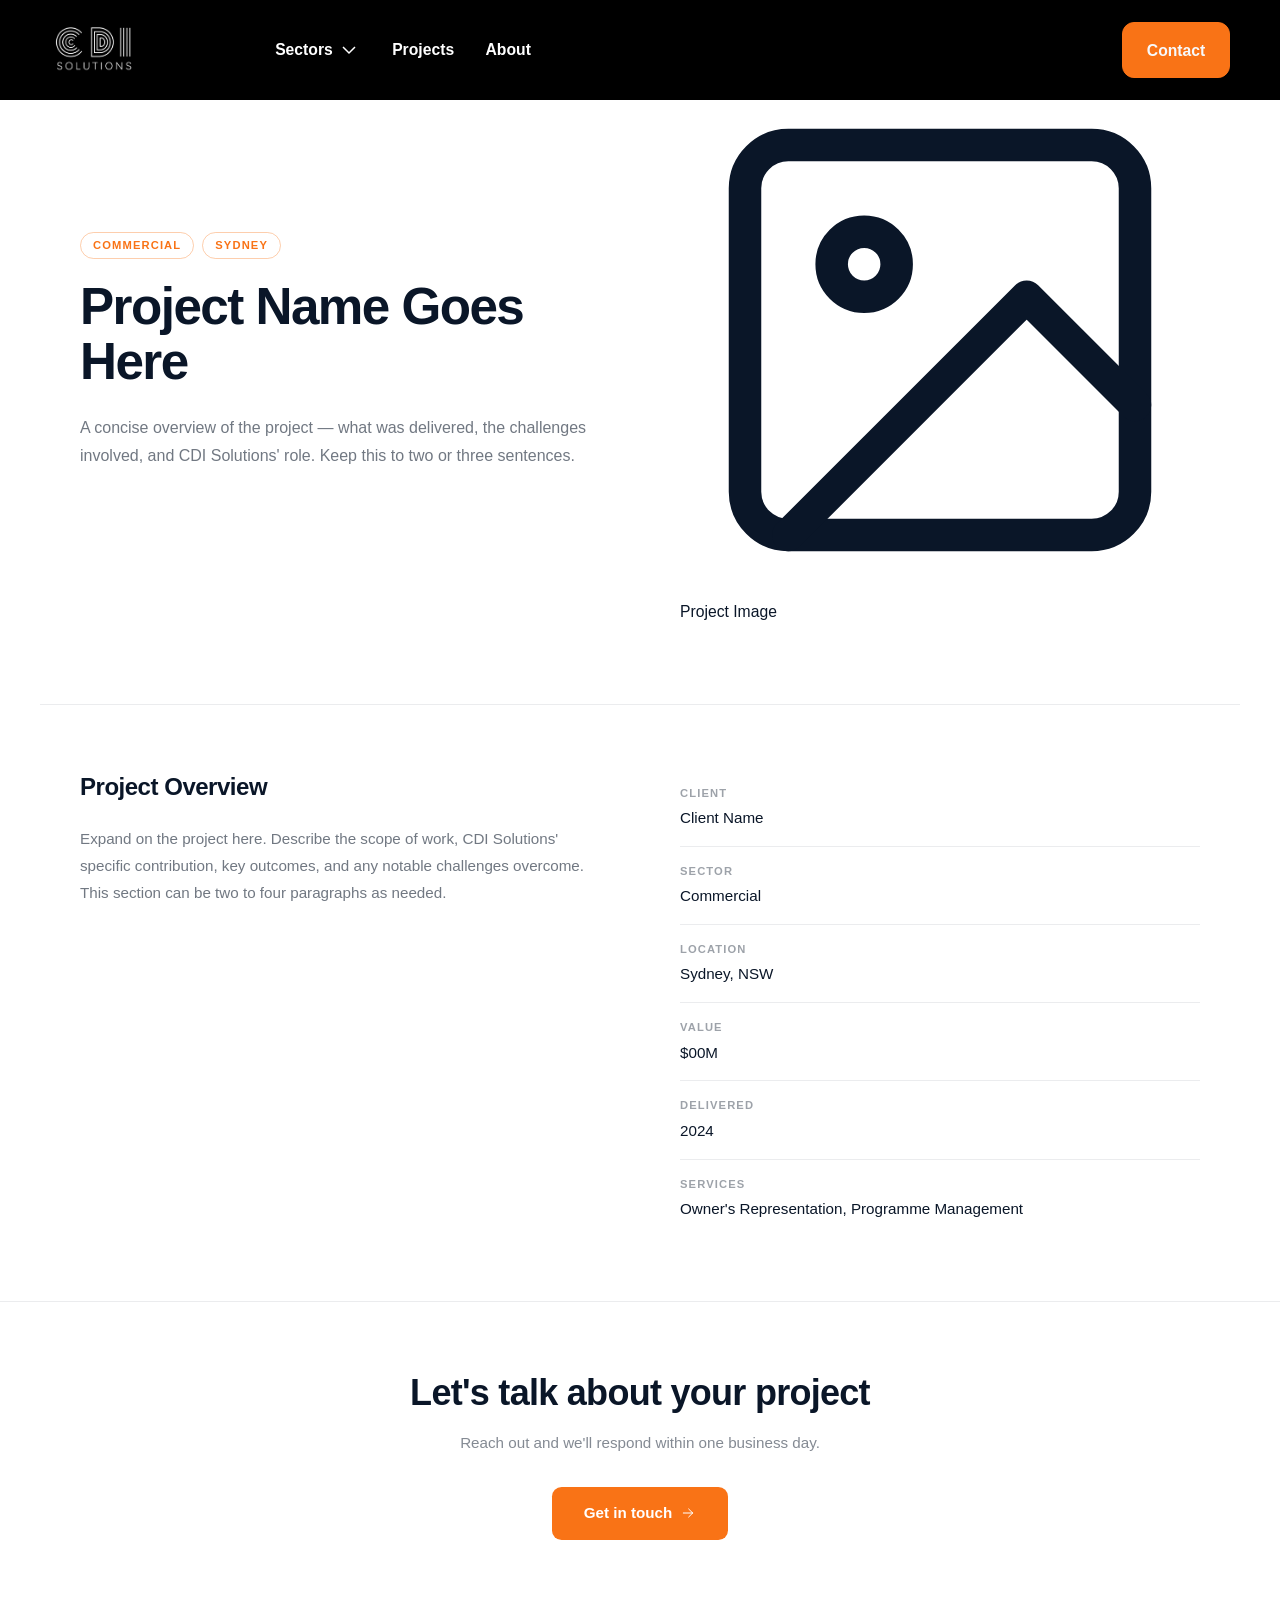
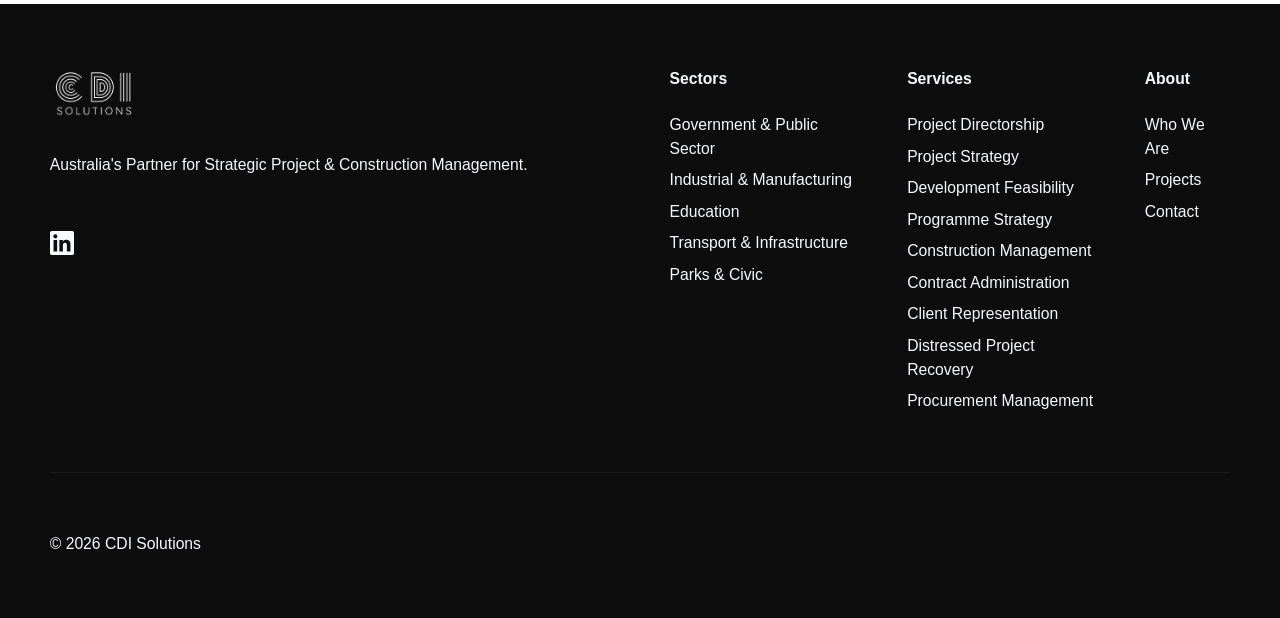
<file: projects/project-template.html>
<!DOCTYPE html>
<html lang="en">
<head>
  <meta content="text/html; charset=utf-8" http-equiv="Content-Type"/>
  <title>Project Name | CDI Solutions</title>
  <meta content="Brief description of the project for SEO." name="description"/>
  <meta content="width=device-width, initial-scale=1" name="viewport"/>
  <link href="../assets/styles.css" rel="stylesheet" type="text/css"/>
  <link href="../assets/custom.css" rel="stylesheet" type="text/css"/>
<link rel="icon" href="../favicon.ico"/>
</head>
<body class="page-light">
   <div class="nav w-nav" data-animation="default" data-collapse="medium" data-duration="0" data-easing="ease" data-easing2="ease" data-w-id="6220be0a-1a73-f8a0-0566-343d50a5d5fb" data-wf--global-navbar-transparant--variant="base" role="banner" style="background-color: transparent;">
    <div class="nav_contain u-container-full">
     <div aria-controls="w-nav-overlay-0" aria-expanded="false" aria-haspopup="menu" aria-label="menu" class="mobile_menu_button w-nav-button" role="button" style="-webkit-user-select: text;" tabindex="0">
      <svg class="mobile_menu_open" fill="none" viewbox="0 0 24 24" width="100%" xmlns="http://www.w3.org/2000/svg">
       <g clip-path="url(#clip0_2188_3574)">
        <path d="M3 18H21V16H3V18ZM3 13H21V11H3V13ZM3 6V8H21V6H3Z" fill="currentColor"></path>
       </g>
      </svg>
      <svg class="mobile_menu_close" fill="none" viewbox="0 0 24 24" width="100%" xmlns="http://www.w3.org/2000/svg">
       <g clip-path="url(#clip0_2188_3577)">
        <path d="M6.34292 19.4142L19.0708 6.68629L17.6566 5.27208L4.92871 18L6.34292 19.4142Z" fill="currentColor"></path>
        <path d="M6.34326 5L4.92905 6.41421L17.657 19.1421L19.0712 17.7279L6.34326 5Z" fill="currentColor"></path>
       </g>
      </svg>
     </div>
     <a aria-label="CDI Solutions Home" class="nav_logo_wrap w-inline-block" href="../">
      <img alt="CDI Solutions" class="nav_1_logo" src="../cdisolutionstransperantwhite.png" style="height:56px;width:auto;"/>
     </a>
     <nav class="nav_layout w-nav-menu" role="navigation">
      <div class="nav_scroll">
       <ul class="nav_links_wrap is-desktop w-list-unstyled" role="list">
        <li class="nav_1_links_item">
         <div class="nav_1_dropdown_component w-dropdown" data-delay="400" data-hover="true">
          <div aria-controls="w-dropdown-list-0" aria-expanded="false" aria-haspopup="menu" class="nav_1_links_link is-desktop w-dropdown-toggle" id="w-dropdown-toggle-0" role="button" tabindex="0">
           <div class="nav_1_links_text">Sectors</div>
           <svg class="nav_1_links_svg" fill="none" viewbox="0 0 24 24" width="100%" xmlns="http://www.w3.org/2000/svg">
            <path d="M6 8.99993L12 14.9999L18 8.99988" stroke="currentColor" stroke-miterlimit="16" stroke-width="1.5"></path>
           </svg>
          </div>
          <nav aria-labelledby="w-dropdown-toggle-0" class="nav_1_dropdown_main_wrap is-desktop w-dropdown-list" id="w-dropdown-list-0" style="display: none; opacity: 0; transform: translate3d(0px, 1rem, 0px) scale3d(1, 1, 1) rotateX(0deg) rotateY(0deg) rotateZ(0deg) skew(0deg, 0deg); transform-style: preserve-3d;">
           <div class="nav_1_dropdown_main_content">
            <div class="nav_1_dropdown_main_scroll is-desktop w-dyn-list">
             <div class="nav_1_dropdown_list w-dyn-items" role="list">
              <div class="nav_1_dropdown_item w-dyn-item" role="listitem">
               <a class="nav_1_dropdown_link is-desktop w-inline-block" href="../sectors/government-public-sector.html" tabindex="0">
                <img alt="" class="nav_1_dropdown_icon" loading="lazy" src="../assets/6894092b8d6058a917da40b2_domain.svg"/>
                <div class="nav_1_dropdown_text">Government &amp; Public Sector</div>
               </a>
              </div>
              <div class="nav_1_dropdown_item w-dyn-item" role="listitem">
               <a class="nav_1_dropdown_link is-desktop w-inline-block" href="../sectors/industrial-manufacturing.html" tabindex="0">
                <img alt="" class="nav_1_dropdown_icon" loading="lazy" src="../assets/68940916dadbf3dfd6a3638a_precision_manufacturing.svg"/>
                <div class="nav_1_dropdown_text">Industrial &amp; Manufacturing</div>
               </a>
              </div>
              <div class="nav_1_dropdown_item w-dyn-item" role="listitem">
               <a class="nav_1_dropdown_link is-desktop w-inline-block" href="../sectors/education.html" tabindex="0">
                <img alt="" class="nav_1_dropdown_icon" loading="lazy" src="../assets/689408dda9a33aca97e563c2_school.svg"/>
                <div class="nav_1_dropdown_text">Education</div>
               </a>
              </div>
              <div class="nav_1_dropdown_item w-dyn-item" role="listitem">
               <a class="nav_1_dropdown_link is-desktop w-inline-block" href="../sectors/transport-infrastructure.html" tabindex="0">
                <img alt="" class="nav_1_dropdown_icon" loading="lazy" src="../assets/68940904dadbf3dfd6a361ca_train.svg"/>
                <div class="nav_1_dropdown_text">Transport &amp; Infrastructure</div>
               </a>
              </div>
              <div class="nav_1_dropdown_item w-dyn-item" role="listitem">
               <a class="nav_1_dropdown_link is-desktop w-inline-block" href="../sectors/parks-civic.html" tabindex="0">
                <img alt="" class="nav_1_dropdown_icon" loading="lazy" src="../assets/6894093fe2364f6001520cf1_construction.svg"/>
                <div class="nav_1_dropdown_text">Parks &amp; Civic</div>
               </a>
              </div>
             </div>
            </div>
           </div>
          </nav>
         </div>
        </li>
        <li class="nav_1_links_item">
         <a class="nav_1_links_link is-desktop" href="../projects/pullman-hotel-refurbishment.html">
          <div class="nav_1_links_text">Projects</div>
         </a>
        </li>
        <li class="nav_1_links_item">
         <a class="nav_1_links_link is-desktop" href="../about.html">
          <div class="nav_1_links_text">About</div>
         </a>
        </li>
       </ul>
       <ul class="nav_actions_wrap is-desktop w-list-unstyled" role="list">
        <li class="nav_1_buttons_item is-main is-desktop">
         <div class="btn_main_wrap is-grow-tablet">
          <div class="g_clickable_wrap">
           <a class="g_clickable_link w-inline-block" href="../contact.html">
            <span class="g_clickable_text u-sr-only">Contact</span>
           </a>
           <button class="g_clickable_btn" type="button">
            <span class="g_clickable_text u-sr-only">Contact</span>
           </button>
          </div>
          <div aria-hidden="true" class="btn_main_text">Contact</div>
         </div>
        </li>
       </ul>
      </div>
     </nav>
     <div class="mobile_cta_button">
      <div class="btn_main_wrap" data-wf--btn-main--style="primary">
       <div class="g_clickable_wrap">
        <a class="g_clickable_link w-inline-block" href="../contact.html">
         <span class="g_clickable_text u-sr-only">Contact</span>
        </a>
        <button class="g_clickable_btn" type="button">
         <span class="g_clickable_text u-sr-only">Contact</span>
        </button>
       </div>
       <div aria-hidden="true" class="btn_main_text">Contact</div>
      </div>
     </div>
    </div>
    <div class="w-nav-overlay" data-wf-ignore="" id="w-nav-overlay-0"></div>
   </div>

   <!-- Mobile nav overlay -->
   <div id="mob-nav" aria-hidden="true" role="dialog" aria-label="Navigation">
    <div class="mn-item">
     <button class="mn-toggle" aria-expanded="false">
      Sectors
      <svg class="mn-chevron" fill="none" viewBox="0 0 24 24" xmlns="http://www.w3.org/2000/svg"><path d="M6 8.99993L12 14.9999L18 8.99988" stroke="currentColor" stroke-miterlimit="16" stroke-width="1.5"/></svg>
     </button>
     <div class="mn-sub" hidden>
      <a href="../sectors/government-public-sector.html"><img src="../assets/6894092b8d6058a917da40b2_domain.svg" alt=""/>Government &amp; Public Sector</a>
      <a href="../sectors/industrial-manufacturing.html"><img src="../assets/68940916dadbf3dfd6a3638a_precision_manufacturing.svg" alt=""/>Industrial &amp; Manufacturing</a>
      <a href="../sectors/education.html"><img src="../assets/689408dda9a33aca97e563c2_school.svg" alt=""/>Education</a>
      <a href="../sectors/transport-infrastructure.html"><img src="../assets/68940904dadbf3dfd6a361ca_train.svg" alt=""/>Transport &amp; Infrastructure</a>
      <a href="../sectors/parks-civic.html"><img src="../assets/6894093fe2364f6001520cf1_construction.svg" alt=""/>Parks &amp; Civic</a>
     </div>
    </div>
    <div class="mn-item">
     <a class="mn-toggle" href="../projects/pullman-hotel-refurbishment.html" style="text-decoration:none;">Projects</a>
    </div>
    <div class="mn-item">
     <a class="mn-toggle" href="../about.html" style="text-decoration:none;">About</a>
    </div>
    <div class="mn-cta">
     <a href="../contact.html">Get in Touch</a>
    </div>
   </div>

  <!-- NAV — identical to index.html, paths updated to ../ -->
  

  <main>
    <section class="p-hero">
      <div>
        <div class="p-meta">
          <!-- Add tags for sector and location, e.g.: -->
          <span class="p-tag">Commercial</span>
          <span class="p-tag">Sydney</span>
        </div>
        <h1 class="p-title">Project Name Goes Here</h1>
        <p class="p-body">A concise overview of the project — what was delivered, the challenges involved, and CDI Solutions' role. Keep this to two or three sentences.</p>
      </div>
      <!-- Replace this placeholder with: <img class="p-hero-img" src="../assets/YOUR-IMAGE.jpg" alt="Project Name"/> -->
      <div class="p-hero-img-placeholder">
        <svg fill="none" viewBox="0 0 24 24" xmlns="http://www.w3.org/2000/svg">
          <rect x="3" y="3" width="18" height="18" rx="2" stroke="currentColor" stroke-width="1.5"/>
          <circle cx="8.5" cy="8.5" r="1.5" stroke="currentColor" stroke-width="1.5"/>
          <path d="M21 15l-5-5L5 21" stroke="currentColor" stroke-width="1.5" stroke-linecap="round" stroke-linejoin="round"/>
        </svg>
        Project Image
      </div>
    </section>

    <hr class="p-divider"/>

    <section class="p-details">
      <div>
        <h2 class="p-overview-title">Project Overview</h2>
        <p class="p-overview-body">Expand on the project here. Describe the scope of work, CDI Solutions' specific contribution, key outcomes, and any notable challenges overcome. This section can be two to four paragraphs as needed.</p>
      </div>
      <div class="p-stats">
        <div class="p-stat">
          <div class="p-stat-label">Client</div>
          <div class="p-stat-value">Client Name</div>
        </div>
        <div class="p-stat">
          <div class="p-stat-label">Sector</div>
          <div class="p-stat-value">Commercial</div>
        </div>
        <div class="p-stat">
          <div class="p-stat-label">Location</div>
          <div class="p-stat-value">Sydney, NSW</div>
        </div>
        <div class="p-stat">
          <div class="p-stat-label">Value</div>
          <div class="p-stat-value">$00M</div>
        </div>
        <div class="p-stat">
          <div class="p-stat-label">Delivered</div>
          <div class="p-stat-value">2024</div>
        </div>
        <div class="p-stat">
          <div class="p-stat-label">Services</div>
          <div class="p-stat-value">Owner's Representation, Programme Management</div>
        </div>
      </div>
    </section>
  </main>

  <section class="p-cta">
    <h2 class="p-cta-title">Let's talk about your project</h2>
    <p class="p-cta-sub">Reach out and we'll respond within one business day.</p>
    <a class="p-cta-btn" href="../contact.html">
      Get in touch
      <svg fill="none" viewBox="0 0 24 24" xmlns="http://www.w3.org/2000/svg">
        <path d="M5 12H19M19 12L13 6M19 12L13 18" stroke="currentColor" stroke-width="1.5" stroke-linecap="round" stroke-linejoin="round"/>
      </svg>
    </a>
  </section>

  <footer class="footer u-theme-dark">
    <div class="g_spacer w-variant-d422cbd0-f212-c815-68df-63414354c21d" data-wf--global-spacer--section-space="small"></div>
    <div class="footer_contain u-container">
      <div class="footer_layout u-grid-autofit u-gap-8">
        <div class="footer_left u-vflex-left-top u-gap-6">
          <img src="../cdisolutionstransperantwhite.png" alt="CDI Solutions" class="footer_logo" style="height:56px;width:auto;display:block;">
          <div class="g_paragraph w-richtext" data-anim-para="false" data-wf--global-paragraph--settings-font-style="main">
            <p>Australia's Partner for Strategic Project &amp; Construction Management.</p>
          </div>
          <div class="footer_social_wrap u-mt-5 u-hflex-left-center">
            <div class="footer_social_item">
              <a class="g_clickable_link w-inline-block" href="https://www.linkedin.com/in/adam-goodyer-a93263122/" target="_blank" rel="noopener noreferrer">
                <span class="g_clickable_text u-sr-only">LinkedIn</span>
              </a>
              <svg fill="none" viewBox="0 0 24 24" width="100%" xmlns="http://www.w3.org/2000/svg">
                <path d="M20.447 20.452h-3.554v-5.569c0-1.328-.027-3.037-1.852-3.037-1.853 0-2.136 1.445-2.136 2.939v5.667H9.351V9h3.414v1.561h.046c.477-.9 1.637-1.85 3.37-1.85 3.601 0 4.267 2.37 4.267 5.455v6.286zM5.337 7.433a2.062 2.062 0 01-2.063-2.065 2.064 2.064 0 112.063 2.065zm1.782 13.019H3.555V9h3.564v11.452zM22.225 0H1.771C.792 0 0 .774 0 1.729v20.542C0 23.227.792 24 1.771 24h20.451C23.2 24 24 23.227 24 22.271V1.729C24 .774 23.2 0 22.222 0h.003z" fill="currentColor"/>
              </svg>
            </div>
          </div>
        </div>
        <div class="footer_menu_wrap u-hflex-right-top u-gap-7">
          <div class="footer_menu_item u-vflex-left-top u-gap-5">
            <div class="footer_menu_title u-weight-bold">Sectors</div>
            <div class="footer_menu_wrap w-dyn-list">
              <div class="footer_menu_list w-dyn-items" role="list">
                <div class="footer_menu_item w-dyn-item" role="listitem"><a class="footer_link" href="../sectors/government-public-sector.html">Government &amp; Public Sector</a></div>
                <div class="footer_menu_item w-dyn-item" role="listitem"><a class="footer_link" href="../sectors/industrial-manufacturing.html">Industrial &amp; Manufacturing</a></div>
                <div class="footer_menu_item w-dyn-item" role="listitem"><a class="footer_link" href="../sectors/education.html">Education</a></div>
                <div class="footer_menu_item w-dyn-item" role="listitem"><a class="footer_link" href="../sectors/transport-infrastructure.html">Transport &amp; Infrastructure</a></div>
                <div class="footer_menu_item w-dyn-item" role="listitem"><a class="footer_link" href="../sectors/parks-civic.html">Parks &amp; Civic</a></div>
              </div>
            </div>
          </div>
          <div class="footer_menu_item u-vflex-left-top u-gap-5">
            <div class="footer_menu_title u-weight-bold">Services</div>
            <div class="footer_menu_wrap w-dyn-list">
              <div class="footer_menu_list w-dyn-items" role="list">
                <div class="footer_menu_item w-dyn-item" role="listitem"><a class="footer_link" href="../contact.html">Project Directorship</a></div>
                <div class="footer_menu_item w-dyn-item" role="listitem"><a class="footer_link" href="../contact.html">Project Strategy</a></div>
                <div class="footer_menu_item w-dyn-item" role="listitem"><a class="footer_link" href="../contact.html">Development Feasibility</a></div>
                <div class="footer_menu_item w-dyn-item" role="listitem"><a class="footer_link" href="../contact.html">Programme Strategy</a></div>
                <div class="footer_menu_item w-dyn-item" role="listitem"><a class="footer_link" href="../contact.html">Construction Management</a></div>
                <div class="footer_menu_item w-dyn-item" role="listitem"><a class="footer_link" href="../contact.html">Contract Administration</a></div>
                <div class="footer_menu_item w-dyn-item" role="listitem"><a class="footer_link" href="../contact.html">Client Representation</a></div>
                <div class="footer_menu_item w-dyn-item" role="listitem"><a class="footer_link" href="../contact.html">Distressed Project Recovery</a></div>
                <div class="footer_menu_item w-dyn-item" role="listitem"><a class="footer_link" href="../contact.html">Procurement Management</a></div>
              </div>
            </div>
          </div>
          <div class="footer_menu_item u-vflex-left-top u-gap-5">
            <div class="footer_menu_title u-weight-bold">About</div>
            <ul class="footer_menu_list" role="list">
              <li class="footer_menu_link"><a class="footer_link" href="../about.html">Who We Are</a></li>
              <li class="footer_menu_link"><a class="footer_link" href="../projects/pullman-hotel-refurbishment.html">Projects</a></li>
              <li class="footer_menu_link"><a class="footer_link" href="../contact.html">Contact</a></li>
            </ul>
          </div>
        </div>
      </div>
      <div class="footer_bottom">
        <div class="footer_line"></div>
        <div class="footer_copyright_wrap u-hflex-between-center">
          <div>&copy; 2026 CDI Solutions</div>
        </div>
      </div>
    </div>
    <div class="g_spacer w-variant-d422cbd0-f212-c815-68df-63414354c21d" data-wf--global-spacer--section-space="small"></div>
  </footer>

  <script>
  /* ── Hamburger toggle ── */
  (function() {
    var nav = document.querySelector('.nav.w-nav');
    var btn = document.querySelector('.w-nav-button');
    var overlay = document.getElementById('mob-nav');
    if (!nav || !btn) return;
    function closeMob() {
      btn.classList.remove('w--open');
      btn.setAttribute('aria-expanded', 'false');
      document.body.style.overflow = '';
      if (overlay) {
        overlay.setAttribute('aria-hidden', 'true');
        overlay.querySelectorAll('.mn-toggle[aria-expanded="true"]').forEach(function(t) {
          t.setAttribute('aria-expanded', 'false');
          if (t.nextElementSibling) t.nextElementSibling.setAttribute('hidden', '');
        });
        overlay.classList.add('mn-closing');
        overlay.addEventListener('animationend', function handler() {
          overlay.classList.remove('mn-closing');
          nav.classList.remove('nav-open');
          overlay.removeEventListener('animationend', handler);
        });
      } else {
        nav.classList.remove('nav-open');
      }
    }
    function openMob() {
      nav.classList.add('nav-open');
      btn.classList.add('w--open');
      btn.setAttribute('aria-expanded', 'true');
      document.body.style.overflow = 'hidden';
      if (overlay) overlay.setAttribute('aria-hidden', 'false');
    }
    btn.addEventListener('click', function(e) {
      e.stopPropagation();
      nav.classList.contains('nav-open') ? closeMob() : openMob();
    });
    document.addEventListener('click', function(e) {
      if (!nav.classList.contains('nav-open')) return;
      if (!nav.contains(e.target) && (!overlay || !overlay.contains(e.target))) closeMob();
    });
  })();
  </script>
  <script>
  /* ── Mobile overlay accordion ── */
  (function() {
    var overlay = document.getElementById('mob-nav');
    if (!overlay) return;
    overlay.querySelectorAll('.mn-toggle').forEach(function(toggle) {
      toggle.addEventListener('click', function() {
        var isOpen = toggle.getAttribute('aria-expanded') === 'true';
        overlay.querySelectorAll('.mn-toggle').forEach(function(t) {
          t.setAttribute('aria-expanded', 'false');
          if (t.nextElementSibling) t.nextElementSibling.setAttribute('hidden', '');
        });
        if (!isOpen) {
          toggle.setAttribute('aria-expanded', 'true');
          if (toggle.nextElementSibling) toggle.nextElementSibling.removeAttribute('hidden');
        }
      });
    });
  })();
  </script>
  <script>
  /* ── Desktop dropdowns ── */
  (function() {
    function closeAllExcept(except) {
      document.querySelectorAll('.w-dropdown.w--open').forEach(function(d) {
        if (d === except) return;
        var l = d.querySelector('.w-dropdown-list');
        var t = d.querySelector('.w-dropdown-toggle');
        if (l) l.style.display = 'none';
        if (t) { t.setAttribute('aria-expanded', 'false'); t.classList.remove('w--open'); }
        d.classList.remove('w--open');
      });
    }
    document.querySelectorAll('.w-dropdown').forEach(function(dropdown) {
      var toggle = dropdown.querySelector('.w-dropdown-toggle');
      var list = dropdown.querySelector('.w-dropdown-list');
      if (!toggle || !list) return;
      var hoverTimer = null;
      function openDrop() {
        closeAllExcept(dropdown);
        list.style.display = 'block'; list.style.opacity = '1';
        list.style.transform = 'none'; list.style.zIndex = '100';
        toggle.setAttribute('aria-expanded', 'true');
        dropdown.classList.add('w--open'); toggle.classList.add('w--open');
      }
      function closeDrop() {
        list.style.display = 'none';
        toggle.setAttribute('aria-expanded', 'false');
        dropdown.classList.remove('w--open'); toggle.classList.remove('w--open');
      }
      toggle.addEventListener('click', function(e) {
        e.stopPropagation();
        dropdown.classList.contains('w--open') ? closeDrop() : openDrop();
      });
      if (dropdown.getAttribute('data-hover') === 'true') {
        dropdown.addEventListener('mouseenter', function() { clearTimeout(hoverTimer); openDrop(); });
        dropdown.addEventListener('mouseleave', function() { hoverTimer = setTimeout(closeDrop, 150); });
      }
    });
    document.addEventListener('click', function() { closeAllExcept(null); });
  })();
  </script>
 </body>
</html>
</file>
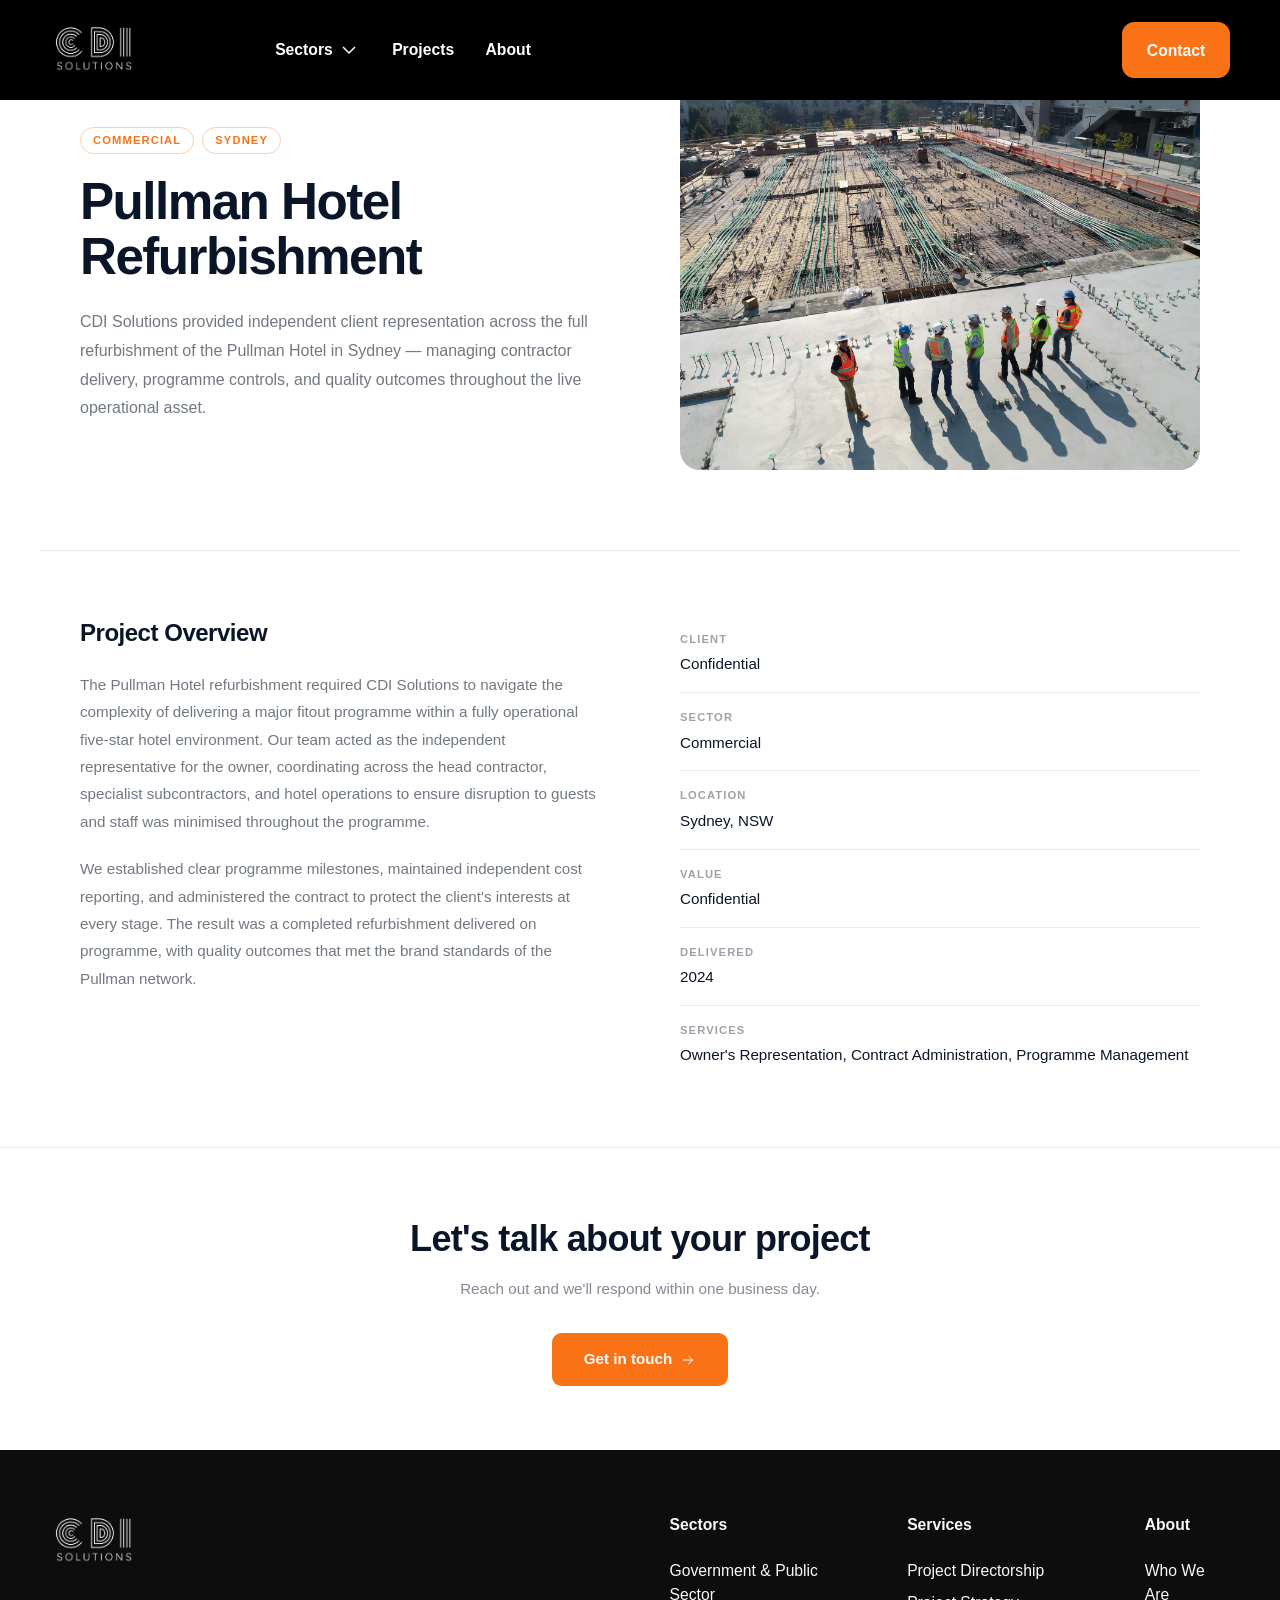
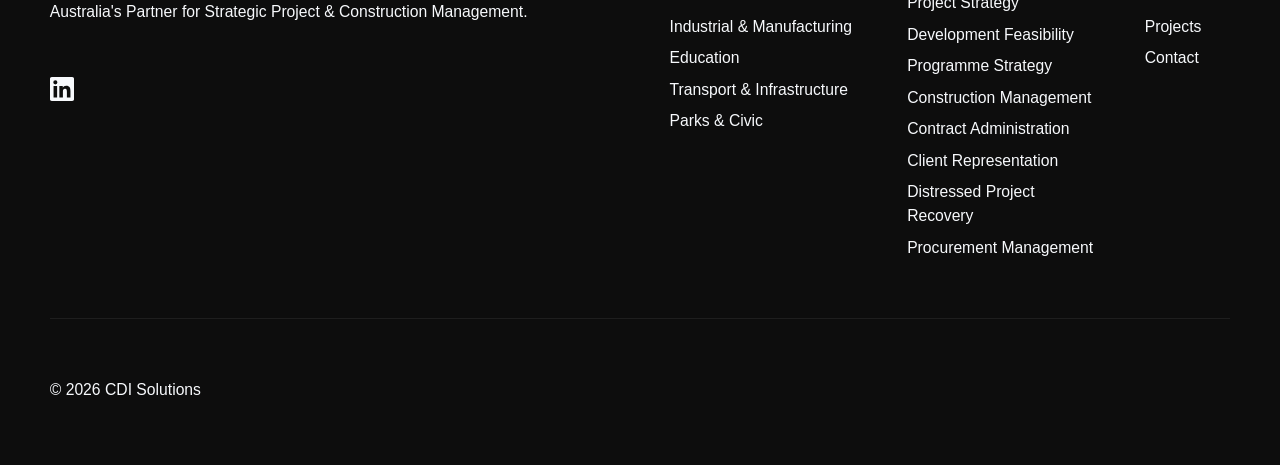
<file: projects/pullman-hotel-refurbishment.html>
<!DOCTYPE html>
<html lang="en">
<head>
  <meta content="text/html; charset=utf-8" http-equiv="Content-Type"/>
  <title>Pullman Hotel Refurbishment | CDI Solutions</title>
  <meta content="CDI Solutions delivered independent client representation for the full refurbishment of the Pullman Hotel in Sydney, managing contractor relationships, programme controls, and quality outcomes across the operational asset." name="description"/>
  <meta content="width=device-width, initial-scale=1" name="viewport"/>
  <link href="../assets/styles.css" rel="stylesheet" type="text/css"/>
  <link href="../assets/custom.css" rel="stylesheet" type="text/css"/>
<link rel="icon" href="../favicon.ico"/>
</head>
<body class="page-light">
   <div class="nav w-nav" data-animation="default" data-collapse="medium" data-duration="0" data-easing="ease" data-easing2="ease" data-w-id="6220be0a-1a73-f8a0-0566-343d50a5d5fb" data-wf--global-navbar-transparant--variant="base" role="banner" style="background-color: transparent;">
    <div class="nav_contain u-container-full">
     <div aria-controls="w-nav-overlay-0" aria-expanded="false" aria-haspopup="menu" aria-label="menu" class="mobile_menu_button w-nav-button" role="button" style="-webkit-user-select: text;" tabindex="0">
      <svg class="mobile_menu_open" fill="none" viewbox="0 0 24 24" width="100%" xmlns="http://www.w3.org/2000/svg">
       <g clip-path="url(#clip0_2188_3574)">
        <path d="M3 18H21V16H3V18ZM3 13H21V11H3V13ZM3 6V8H21V6H3Z" fill="currentColor"></path>
       </g>
      </svg>
      <svg class="mobile_menu_close" fill="none" viewbox="0 0 24 24" width="100%" xmlns="http://www.w3.org/2000/svg">
       <g clip-path="url(#clip0_2188_3577)">
        <path d="M6.34292 19.4142L19.0708 6.68629L17.6566 5.27208L4.92871 18L6.34292 19.4142Z" fill="currentColor"></path>
        <path d="M6.34326 5L4.92905 6.41421L17.657 19.1421L19.0712 17.7279L6.34326 5Z" fill="currentColor"></path>
       </g>
      </svg>
     </div>
     <a aria-label="CDI Solutions Home" class="nav_logo_wrap w-inline-block" href="../">
      <img alt="CDI Solutions" class="nav_1_logo" src="../cdisolutionstransperantwhite.png" style="height:56px;width:auto;"/>
     </a>
     <nav class="nav_layout w-nav-menu" role="navigation">
      <div class="nav_scroll">
       <ul class="nav_links_wrap is-desktop w-list-unstyled" role="list">
        <li class="nav_1_links_item">
         <div class="nav_1_dropdown_component w-dropdown" data-delay="400" data-hover="true">
          <div aria-controls="w-dropdown-list-0" aria-expanded="false" aria-haspopup="menu" class="nav_1_links_link is-desktop w-dropdown-toggle" id="w-dropdown-toggle-0" role="button" tabindex="0">
           <div class="nav_1_links_text">Sectors</div>
           <svg class="nav_1_links_svg" fill="none" viewbox="0 0 24 24" width="100%" xmlns="http://www.w3.org/2000/svg">
            <path d="M6 8.99993L12 14.9999L18 8.99988" stroke="currentColor" stroke-miterlimit="16" stroke-width="1.5"></path>
           </svg>
          </div>
          <nav aria-labelledby="w-dropdown-toggle-0" class="nav_1_dropdown_main_wrap is-desktop w-dropdown-list" id="w-dropdown-list-0" style="display: none; opacity: 0; transform: translate3d(0px, 1rem, 0px) scale3d(1, 1, 1) rotateX(0deg) rotateY(0deg) rotateZ(0deg) skew(0deg, 0deg); transform-style: preserve-3d;">
           <div class="nav_1_dropdown_main_content">
            <div class="nav_1_dropdown_main_scroll is-desktop w-dyn-list">
             <div class="nav_1_dropdown_list w-dyn-items" role="list">
              <div class="nav_1_dropdown_item w-dyn-item" role="listitem">
               <a class="nav_1_dropdown_link is-desktop w-inline-block" href="../sectors/government-public-sector.html" tabindex="0">
                <img alt="" class="nav_1_dropdown_icon" loading="lazy" src="../assets/6894092b8d6058a917da40b2_domain.svg"/>
                <div class="nav_1_dropdown_text">Government &amp; Public Sector</div>
               </a>
              </div>
              <div class="nav_1_dropdown_item w-dyn-item" role="listitem">
               <a class="nav_1_dropdown_link is-desktop w-inline-block" href="../sectors/industrial-manufacturing.html" tabindex="0">
                <img alt="" class="nav_1_dropdown_icon" loading="lazy" src="../assets/68940916dadbf3dfd6a3638a_precision_manufacturing.svg"/>
                <div class="nav_1_dropdown_text">Industrial &amp; Manufacturing</div>
               </a>
              </div>
              <div class="nav_1_dropdown_item w-dyn-item" role="listitem">
               <a class="nav_1_dropdown_link is-desktop w-inline-block" href="../sectors/education.html" tabindex="0">
                <img alt="" class="nav_1_dropdown_icon" loading="lazy" src="../assets/689408dda9a33aca97e563c2_school.svg"/>
                <div class="nav_1_dropdown_text">Education</div>
               </a>
              </div>
              <div class="nav_1_dropdown_item w-dyn-item" role="listitem">
               <a class="nav_1_dropdown_link is-desktop w-inline-block" href="../sectors/transport-infrastructure.html" tabindex="0">
                <img alt="" class="nav_1_dropdown_icon" loading="lazy" src="../assets/68940904dadbf3dfd6a361ca_train.svg"/>
                <div class="nav_1_dropdown_text">Transport &amp; Infrastructure</div>
               </a>
              </div>
              <div class="nav_1_dropdown_item w-dyn-item" role="listitem">
               <a class="nav_1_dropdown_link is-desktop w-inline-block" href="../sectors/parks-civic.html" tabindex="0">
                <img alt="" class="nav_1_dropdown_icon" loading="lazy" src="../assets/6894093fe2364f6001520cf1_construction.svg"/>
                <div class="nav_1_dropdown_text">Parks &amp; Civic</div>
               </a>
              </div>
             </div>
            </div>
           </div>
          </nav>
         </div>
        </li>
        <li class="nav_1_links_item">
         <a class="nav_1_links_link is-desktop" href="../projects/pullman-hotel-refurbishment.html">
          <div class="nav_1_links_text">Projects</div>
         </a>
        </li>
        <li class="nav_1_links_item">
         <a class="nav_1_links_link is-desktop" href="../about.html">
          <div class="nav_1_links_text">About</div>
         </a>
        </li>
       </ul>
       <ul class="nav_actions_wrap is-desktop w-list-unstyled" role="list">
        <li class="nav_1_buttons_item is-main is-desktop">
         <div class="btn_main_wrap is-grow-tablet">
          <div class="g_clickable_wrap">
           <a class="g_clickable_link w-inline-block" href="../contact.html">
            <span class="g_clickable_text u-sr-only">Contact</span>
           </a>
           <button class="g_clickable_btn" type="button">
            <span class="g_clickable_text u-sr-only">Contact</span>
           </button>
          </div>
          <div aria-hidden="true" class="btn_main_text">Contact</div>
         </div>
        </li>
       </ul>
      </div>
     </nav>
     <div class="mobile_cta_button">
      <div class="btn_main_wrap" data-wf--btn-main--style="primary">
       <div class="g_clickable_wrap">
        <a class="g_clickable_link w-inline-block" href="../contact.html">
         <span class="g_clickable_text u-sr-only">Contact</span>
        </a>
        <button class="g_clickable_btn" type="button">
         <span class="g_clickable_text u-sr-only">Contact</span>
        </button>
       </div>
       <div aria-hidden="true" class="btn_main_text">Contact</div>
      </div>
     </div>
    </div>
    <div class="w-nav-overlay" data-wf-ignore="" id="w-nav-overlay-0"></div>
   </div>

   <!-- Mobile nav overlay -->
   <div id="mob-nav" aria-hidden="true" role="dialog" aria-label="Navigation">
    <div class="mn-item">
     <button class="mn-toggle" aria-expanded="false">
      Sectors
      <svg class="mn-chevron" fill="none" viewBox="0 0 24 24" xmlns="http://www.w3.org/2000/svg"><path d="M6 8.99993L12 14.9999L18 8.99988" stroke="currentColor" stroke-miterlimit="16" stroke-width="1.5"/></svg>
     </button>
     <div class="mn-sub" hidden>
      <a href="../sectors/government-public-sector.html"><img src="../assets/6894092b8d6058a917da40b2_domain.svg" alt=""/>Government &amp; Public Sector</a>
      <a href="../sectors/industrial-manufacturing.html"><img src="../assets/68940916dadbf3dfd6a3638a_precision_manufacturing.svg" alt=""/>Industrial &amp; Manufacturing</a>
      <a href="../sectors/education.html"><img src="../assets/689408dda9a33aca97e563c2_school.svg" alt=""/>Education</a>
      <a href="../sectors/transport-infrastructure.html"><img src="../assets/68940904dadbf3dfd6a361ca_train.svg" alt=""/>Transport &amp; Infrastructure</a>
      <a href="../sectors/parks-civic.html"><img src="../assets/6894093fe2364f6001520cf1_construction.svg" alt=""/>Parks &amp; Civic</a>
     </div>
    </div>
    <div class="mn-item">
     <a class="mn-toggle" href="../projects/pullman-hotel-refurbishment.html" style="text-decoration:none;">Projects</a>
    </div>
    <div class="mn-item">
     <a class="mn-toggle" href="../about.html" style="text-decoration:none;">About</a>
    </div>
    <div class="mn-cta">
     <a href="../contact.html">Get in Touch</a>
    </div>
   </div>

  

  <main>
    <section class="p-hero">
      <div>
        <div class="p-meta">
          <span class="p-tag">Commercial</span>
          <span class="p-tag">Sydney</span>
        </div>
        <h1 class="p-title">Pullman Hotel Refurbishment</h1>
        <p class="p-body">CDI Solutions provided independent client representation across the full refurbishment of the Pullman Hotel in Sydney — managing contractor delivery, programme controls, and quality outcomes throughout the live operational asset.</p>
      </div>
      <img class="p-hero-img" src="../assets/689d89221cc9d52666b5bd09_scott-blake-x-ghf9LjrVg-unsplash (1).jpg" alt="Pullman Hotel Refurbishment"/>
    </section>

    <hr class="p-divider"/>

    <section class="p-details">
      <div>
        <h2 class="p-overview-title">Project Overview</h2>
        <p class="p-overview-body">The Pullman Hotel refurbishment required CDI Solutions to navigate the complexity of delivering a major fitout programme within a fully operational five-star hotel environment. Our team acted as the independent representative for the owner, coordinating across the head contractor, specialist subcontractors, and hotel operations to ensure disruption to guests and staff was minimised throughout the programme.</p>
        <p class="p-overview-body" style="margin-top:1.25rem;">We established clear programme milestones, maintained independent cost reporting, and administered the contract to protect the client's interests at every stage. The result was a completed refurbishment delivered on programme, with quality outcomes that met the brand standards of the Pullman network.</p>
      </div>
      <div class="p-stats">
        <div class="p-stat">
          <div class="p-stat-label">Client</div>
          <div class="p-stat-value">Confidential</div>
        </div>
        <div class="p-stat">
          <div class="p-stat-label">Sector</div>
          <div class="p-stat-value">Commercial</div>
        </div>
        <div class="p-stat">
          <div class="p-stat-label">Location</div>
          <div class="p-stat-value">Sydney, NSW</div>
        </div>
        <div class="p-stat">
          <div class="p-stat-label">Value</div>
          <div class="p-stat-value">Confidential</div>
        </div>
        <div class="p-stat">
          <div class="p-stat-label">Delivered</div>
          <div class="p-stat-value">2024</div>
        </div>
        <div class="p-stat">
          <div class="p-stat-label">Services</div>
          <div class="p-stat-value">Owner's Representation, Contract Administration, Programme Management</div>
        </div>
      </div>
    </section>
  </main>

  <section class="p-cta">
    <h2 class="p-cta-title">Let's talk about your project</h2>
    <p class="p-cta-sub">Reach out and we'll respond within one business day.</p>
    <a class="p-cta-btn" href="../contact.html">
      Get in touch
      <svg fill="none" viewBox="0 0 24 24" xmlns="http://www.w3.org/2000/svg">
        <path d="M5 12H19M19 12L13 6M19 12L13 18" stroke="currentColor" stroke-width="1.5" stroke-linecap="round" stroke-linejoin="round"/>
      </svg>
    </a>
  </section>

  <footer class="footer u-theme-dark">
    <div class="g_spacer w-variant-d422cbd0-f212-c815-68df-63414354c21d" data-wf--global-spacer--section-space="small"></div>
    <div class="footer_contain u-container">
      <div class="footer_layout u-grid-autofit u-gap-8">
        <div class="footer_left u-vflex-left-top u-gap-6">
          <img src="../cdisolutionstransperantwhite.png" alt="CDI Solutions" class="footer_logo" style="height:56px;width:auto;display:block;">
          <div class="g_paragraph w-richtext" data-anim-para="false" data-wf--global-paragraph--settings-font-style="main">
            <p>Australia's Partner for Strategic Project &amp; Construction Management.</p>
          </div>
          <div class="footer_social_wrap u-mt-5 u-hflex-left-center">
            <div class="footer_social_item">
              <a class="g_clickable_link w-inline-block" href="https://www.linkedin.com/in/adam-goodyer-a93263122/" target="_blank" rel="noopener noreferrer">
                <span class="g_clickable_text u-sr-only">LinkedIn</span>
              </a>
              <svg fill="none" viewBox="0 0 24 24" width="100%" xmlns="http://www.w3.org/2000/svg">
                <path d="M20.447 20.452h-3.554v-5.569c0-1.328-.027-3.037-1.852-3.037-1.853 0-2.136 1.445-2.136 2.939v5.667H9.351V9h3.414v1.561h.046c.477-.9 1.637-1.85 3.37-1.85 3.601 0 4.267 2.37 4.267 5.455v6.286zM5.337 7.433a2.062 2.062 0 01-2.063-2.065 2.064 2.064 0 112.063 2.065zm1.782 13.019H3.555V9h3.564v11.452zM22.225 0H1.771C.792 0 0 .774 0 1.729v20.542C0 23.227.792 24 1.771 24h20.451C23.2 24 24 23.227 24 22.271V1.729C24 .774 23.2 0 22.222 0h.003z" fill="currentColor"/>
              </svg>
            </div>
          </div>
        </div>
        <div class="footer_menu_wrap u-hflex-right-top u-gap-7">
          <div class="footer_menu_item u-vflex-left-top u-gap-5">
            <div class="footer_menu_title u-weight-bold">Sectors</div>
            <div class="footer_menu_wrap w-dyn-list">
              <div class="footer_menu_list w-dyn-items" role="list">
                <div class="footer_menu_item w-dyn-item" role="listitem"><a class="footer_link" href="../sectors/government-public-sector.html">Government &amp; Public Sector</a></div>
                <div class="footer_menu_item w-dyn-item" role="listitem"><a class="footer_link" href="../sectors/industrial-manufacturing.html">Industrial &amp; Manufacturing</a></div>
                <div class="footer_menu_item w-dyn-item" role="listitem"><a class="footer_link" href="../sectors/education.html">Education</a></div>
                <div class="footer_menu_item w-dyn-item" role="listitem"><a class="footer_link" href="../sectors/transport-infrastructure.html">Transport &amp; Infrastructure</a></div>
                <div class="footer_menu_item w-dyn-item" role="listitem"><a class="footer_link" href="../sectors/parks-civic.html">Parks &amp; Civic</a></div>
              </div>
            </div>
          </div>
          <div class="footer_menu_item u-vflex-left-top u-gap-5">
            <div class="footer_menu_title u-weight-bold">Services</div>
            <div class="footer_menu_wrap w-dyn-list">
              <div class="footer_menu_list w-dyn-items" role="list">
                <div class="footer_menu_item w-dyn-item" role="listitem"><a class="footer_link" href="../contact.html">Project Directorship</a></div>
                <div class="footer_menu_item w-dyn-item" role="listitem"><a class="footer_link" href="../contact.html">Project Strategy</a></div>
                <div class="footer_menu_item w-dyn-item" role="listitem"><a class="footer_link" href="../contact.html">Development Feasibility</a></div>
                <div class="footer_menu_item w-dyn-item" role="listitem"><a class="footer_link" href="../contact.html">Programme Strategy</a></div>
                <div class="footer_menu_item w-dyn-item" role="listitem"><a class="footer_link" href="../contact.html">Construction Management</a></div>
                <div class="footer_menu_item w-dyn-item" role="listitem"><a class="footer_link" href="../contact.html">Contract Administration</a></div>
                <div class="footer_menu_item w-dyn-item" role="listitem"><a class="footer_link" href="../contact.html">Client Representation</a></div>
                <div class="footer_menu_item w-dyn-item" role="listitem"><a class="footer_link" href="../contact.html">Distressed Project Recovery</a></div>
                <div class="footer_menu_item w-dyn-item" role="listitem"><a class="footer_link" href="../contact.html">Procurement Management</a></div>
              </div>
            </div>
          </div>
          <div class="footer_menu_item u-vflex-left-top u-gap-5">
            <div class="footer_menu_title u-weight-bold">About</div>
            <ul class="footer_menu_list" role="list">
              <li class="footer_menu_link"><a class="footer_link" href="../about.html">Who We Are</a></li>
              <li class="footer_menu_link"><a class="footer_link" href="../projects/pullman-hotel-refurbishment.html">Projects</a></li>
              <li class="footer_menu_link"><a class="footer_link" href="../contact.html">Contact</a></li>
            </ul>
          </div>
        </div>
      </div>
      <div class="footer_bottom">
        <div class="footer_line"></div>
        <div class="footer_copyright_wrap u-hflex-between-center">
          <div>&copy; 2026 CDI Solutions</div>
        </div>
      </div>
    </div>
    <div class="g_spacer w-variant-d422cbd0-f212-c815-68df-63414354c21d" data-wf--global-spacer--section-space="small"></div>
  </footer>

  <script>
  /* ── Hamburger toggle ── */
  (function() {
    var nav = document.querySelector('.nav.w-nav');
    var btn = document.querySelector('.w-nav-button');
    var overlay = document.getElementById('mob-nav');
    if (!nav || !btn) return;
    function closeMob() {
      btn.classList.remove('w--open');
      btn.setAttribute('aria-expanded', 'false');
      document.body.style.overflow = '';
      if (overlay) {
        overlay.setAttribute('aria-hidden', 'true');
        overlay.querySelectorAll('.mn-toggle[aria-expanded="true"]').forEach(function(t) {
          t.setAttribute('aria-expanded', 'false');
          if (t.nextElementSibling) t.nextElementSibling.setAttribute('hidden', '');
        });
        overlay.classList.add('mn-closing');
        overlay.addEventListener('animationend', function handler() {
          overlay.classList.remove('mn-closing');
          nav.classList.remove('nav-open');
          overlay.removeEventListener('animationend', handler);
        });
      } else {
        nav.classList.remove('nav-open');
      }
    }
    function openMob() {
      nav.classList.add('nav-open');
      btn.classList.add('w--open');
      btn.setAttribute('aria-expanded', 'true');
      document.body.style.overflow = 'hidden';
      if (overlay) overlay.setAttribute('aria-hidden', 'false');
    }
    btn.addEventListener('click', function(e) {
      e.stopPropagation();
      nav.classList.contains('nav-open') ? closeMob() : openMob();
    });
    document.addEventListener('click', function(e) {
      if (!nav.classList.contains('nav-open')) return;
      if (!nav.contains(e.target) && (!overlay || !overlay.contains(e.target))) closeMob();
    });
  })();
  </script>
  <script>
  /* ── Mobile overlay accordion ── */
  (function() {
    var overlay = document.getElementById('mob-nav');
    if (!overlay) return;
    overlay.querySelectorAll('.mn-toggle').forEach(function(toggle) {
      toggle.addEventListener('click', function() {
        var isOpen = toggle.getAttribute('aria-expanded') === 'true';
        overlay.querySelectorAll('.mn-toggle').forEach(function(t) {
          t.setAttribute('aria-expanded', 'false');
          if (t.nextElementSibling) t.nextElementSibling.setAttribute('hidden', '');
        });
        if (!isOpen) {
          toggle.setAttribute('aria-expanded', 'true');
          if (toggle.nextElementSibling) toggle.nextElementSibling.removeAttribute('hidden');
        }
      });
    });
  })();
  </script>
  <script>
  /* ── Desktop dropdowns ── */
  (function() {
    function closeAllExcept(except) {
      document.querySelectorAll('.w-dropdown.w--open').forEach(function(d) {
        if (d === except) return;
        var l = d.querySelector('.w-dropdown-list');
        var t = d.querySelector('.w-dropdown-toggle');
        if (l) l.style.display = 'none';
        if (t) { t.setAttribute('aria-expanded', 'false'); t.classList.remove('w--open'); }
        d.classList.remove('w--open');
      });
    }
    document.querySelectorAll('.w-dropdown').forEach(function(dropdown) {
      var toggle = dropdown.querySelector('.w-dropdown-toggle');
      var list = dropdown.querySelector('.w-dropdown-list');
      if (!toggle || !list) return;
      var hoverTimer = null;
      function openDrop() {
        closeAllExcept(dropdown);
        list.style.display = 'block'; list.style.opacity = '1';
        list.style.transform = 'none'; list.style.zIndex = '100';
        toggle.setAttribute('aria-expanded', 'true');
        dropdown.classList.add('w--open'); toggle.classList.add('w--open');
      }
      function closeDrop() {
        list.style.display = 'none';
        toggle.setAttribute('aria-expanded', 'false');
        dropdown.classList.remove('w--open'); toggle.classList.remove('w--open');
      }
      toggle.addEventListener('click', function(e) {
        e.stopPropagation();
        dropdown.classList.contains('w--open') ? closeDrop() : openDrop();
      });
      if (dropdown.getAttribute('data-hover') === 'true') {
        dropdown.addEventListener('mouseenter', function() { clearTimeout(hoverTimer); openDrop(); });
        dropdown.addEventListener('mouseleave', function() { hoverTimer = setTimeout(closeDrop, 150); });
      }
    });
    document.addEventListener('click', function() { closeAllExcept(null); });
  })();
  </script>
 </body>
</html>
</file>
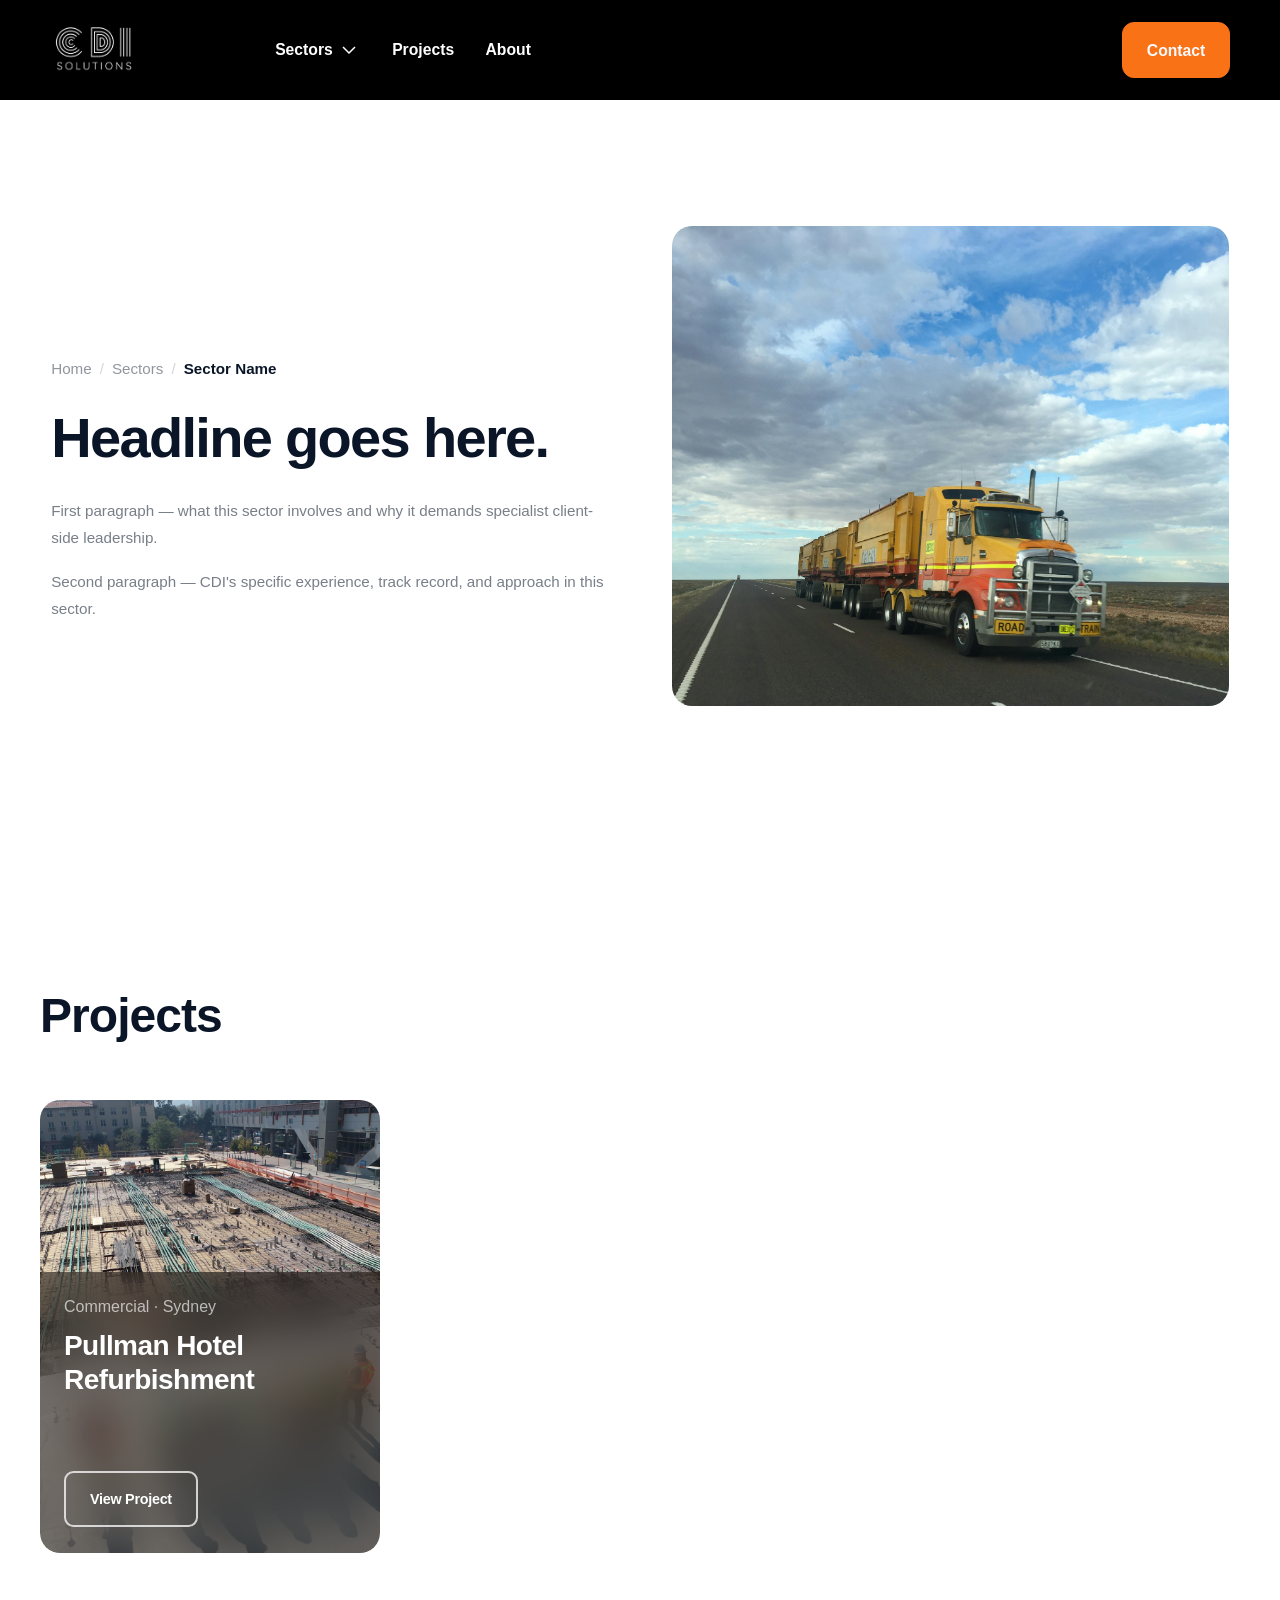
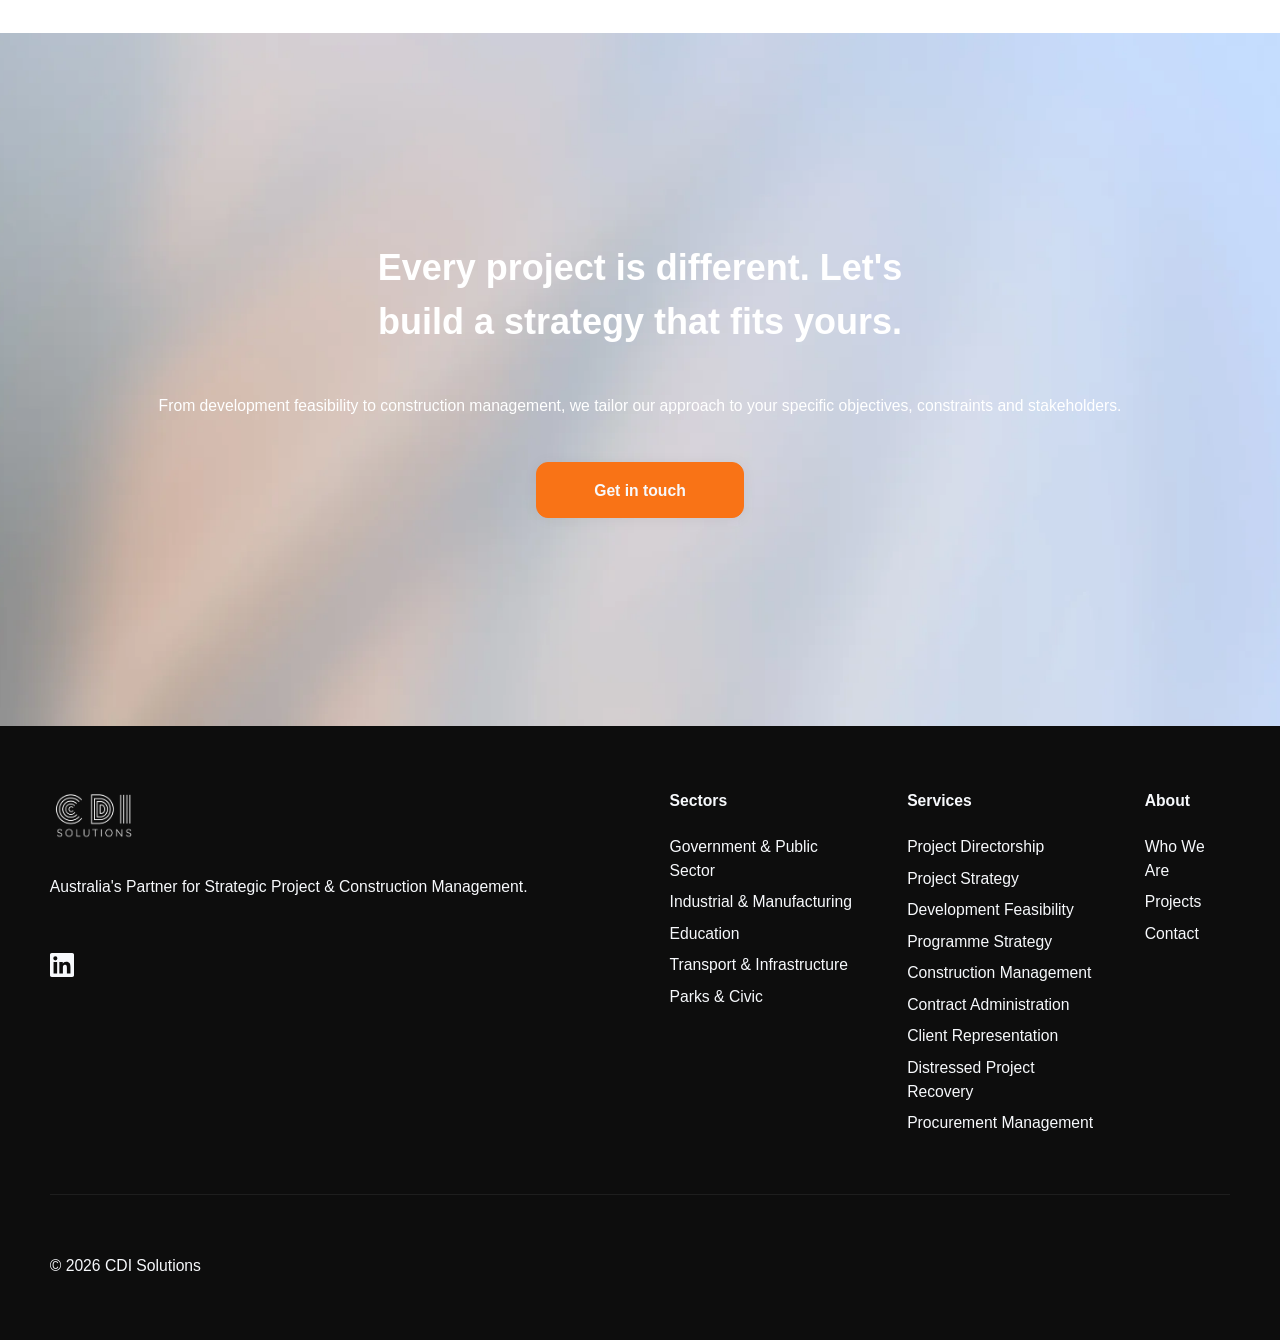
<file: sectors/_template.html>
<!DOCTYPE html>
<html lang="en">
<head>
  <meta content="text/html; charset=utf-8" http-equiv="Content-Type"/>
  <!-- CHANGE: replace "Sector Name" with the actual sector -->
  <title>Sector Name | CDI Solutions</title>
  <!-- CHANGE: replace with sector SEO description -->
  <meta content="Sector SEO description." name="description"/>
  <meta content="width=device-width, initial-scale=1" name="viewport"/>
  <link href="../assets/styles.css" rel="stylesheet" type="text/css"/>
  <link href="../assets/custom.css" rel="stylesheet" type="text/css"/>
  <link rel="icon" href="../favicon.ico"/>
</head>
<body class="page-dark">

  <!-- ═══════════ NAV ═══════════ -->
  <div class="nav w-nav" data-animation="default" data-collapse="medium" data-duration="0" data-easing="ease" data-easing2="ease" data-wf--global-navbar-transparant--variant="base" role="banner" style="background-color: transparent;">
    <div class="nav_contain u-container-full">
      <div aria-controls="w-nav-overlay-0" aria-expanded="false" aria-haspopup="menu" aria-label="menu" class="mobile_menu_button w-nav-button" role="button" style="-webkit-user-select: text;" tabindex="0">
        <svg class="mobile_menu_open" fill="none" viewbox="0 0 24 24" width="100%" xmlns="http://www.w3.org/2000/svg">
          <g clip-path="url(#clip0_2188_3574)">
            <path d="M3 18H21V16H3V18ZM3 13H21V11H3V13ZM3 6V8H21V6H3Z" fill="currentColor"></path>
          </g>
        </svg>
        <svg class="mobile_menu_close" fill="none" viewbox="0 0 24 24" width="100%" xmlns="http://www.w3.org/2000/svg">
          <g clip-path="url(#clip0_2188_3577)">
            <path d="M6.34292 19.4142L19.0708 6.68629L17.6566 5.27208L4.92871 18L6.34292 19.4142Z" fill="currentColor"></path>
            <path d="M6.34326 5L4.92905 6.41421L17.657 19.1421L19.0712 17.7279L6.34326 5Z" fill="currentColor"></path>
          </g>
        </svg>
      </div>
      <a aria-label="CDI Solutions Home" class="nav_logo_wrap w-inline-block" href="../">
        <img alt="CDI Solutions" class="nav_1_logo" src="../cdisolutionstransperantwhite.png" style="height:56px;width:auto;"/>
      </a>
      <nav class="nav_layout w-nav-menu" role="navigation">
        <div class="nav_scroll">
          <ul class="nav_links_wrap is-desktop w-list-unstyled" role="list">
            <li class="nav_1_links_item">
              <div class="nav_1_dropdown_component w-dropdown" data-delay="400" data-hover="true">
                <div aria-controls="w-dropdown-list-0" aria-expanded="false" aria-haspopup="menu" class="nav_1_links_link is-desktop w-dropdown-toggle" id="w-dropdown-toggle-0" role="button" tabindex="0">
                  <div class="nav_1_links_text">Sectors</div>
                  <svg class="nav_1_links_svg" fill="none" viewbox="0 0 24 24" width="100%" xmlns="http://www.w3.org/2000/svg">
                    <path d="M6 8.99993L12 14.9999L18 8.99988" stroke="currentColor" stroke-miterlimit="16" stroke-width="1.5"></path>
                  </svg>
                </div>
                <nav aria-labelledby="w-dropdown-toggle-0" class="nav_1_dropdown_main_wrap is-desktop w-dropdown-list" id="w-dropdown-list-0" style="display: none; opacity: 0; transform: translate3d(0px, 1rem, 0px) scale3d(1, 1, 1) rotateX(0deg) rotateY(0deg) rotateZ(0deg) skew(0deg, 0deg); transform-style: preserve-3d;">
                  <div class="nav_1_dropdown_main_content">
                    <div class="nav_1_dropdown_main_scroll is-desktop w-dyn-list">
                      <div class="nav_1_dropdown_list w-dyn-items" role="list">
                        <div class="nav_1_dropdown_item w-dyn-item" role="listitem">
                          <a class="nav_1_dropdown_link is-desktop w-inline-block" href="../sectors/government-public-sector.html" tabindex="0">
                            <img alt="" class="nav_1_dropdown_icon" loading="lazy" src="../assets/6894092b8d6058a917da40b2_domain.svg"/>
                            <div class="nav_1_dropdown_text">Government &amp; Public Sector</div>
                          </a>
                        </div>
                        <div class="nav_1_dropdown_item w-dyn-item" role="listitem">
                          <a class="nav_1_dropdown_link is-desktop w-inline-block" href="../sectors/industrial-manufacturing.html" tabindex="0">
                            <img alt="" class="nav_1_dropdown_icon" loading="lazy" src="../assets/68940916dadbf3dfd6a3638a_precision_manufacturing.svg"/>
                            <div class="nav_1_dropdown_text">Industrial &amp; Manufacturing</div>
                          </a>
                        </div>
                        <div class="nav_1_dropdown_item w-dyn-item" role="listitem">
                          <a class="nav_1_dropdown_link is-desktop w-inline-block" href="../sectors/education.html" tabindex="0">
                            <img alt="" class="nav_1_dropdown_icon" loading="lazy" src="../assets/689408dda9a33aca97e563c2_school.svg"/>
                            <div class="nav_1_dropdown_text">Education</div>
                          </a>
                        </div>
                        <div class="nav_1_dropdown_item w-dyn-item" role="listitem">
                          <a class="nav_1_dropdown_link is-desktop w-inline-block" href="../sectors/transport-infrastructure.html" tabindex="0">
                            <img alt="" class="nav_1_dropdown_icon" loading="lazy" src="../assets/68940904dadbf3dfd6a361ca_train.svg"/>
                            <div class="nav_1_dropdown_text">Transport &amp; Infrastructure</div>
                          </a>
                        </div>
                        <div class="nav_1_dropdown_item w-dyn-item" role="listitem">
                          <a class="nav_1_dropdown_link is-desktop w-inline-block" href="../sectors/parks-civic.html" tabindex="0">
                            <img alt="" class="nav_1_dropdown_icon" loading="lazy" src="../assets/6894093fe2364f6001520cf1_construction.svg"/>
                            <div class="nav_1_dropdown_text">Parks &amp; Civic</div>
                          </a>
                        </div>
                      </div>
                    </div>
                  </div>
                </nav>
              </div>
            </li>
            <li class="nav_1_links_item">
              <a class="nav_1_links_link is-desktop" href="../projects/pullman-hotel-refurbishment.html">
                <div class="nav_1_links_text">Projects</div>
              </a>
            </li>
            <li class="nav_1_links_item">
              <a class="nav_1_links_link is-desktop" href="../about.html">
                <div class="nav_1_links_text">About</div>
              </a>
            </li>
          </ul>
          <ul class="nav_actions_wrap is-desktop w-list-unstyled" role="list">
            <li class="nav_1_buttons_item is-main is-desktop">
              <div class="btn_main_wrap is-grow-tablet">
                <div class="g_clickable_wrap">
                  <a class="g_clickable_link w-inline-block" href="../contact.html">
                    <span class="g_clickable_text u-sr-only">Contact</span>
                  </a>
                  <button class="g_clickable_btn" type="button">
                    <span class="g_clickable_text u-sr-only">Contact</span>
                  </button>
                </div>
                <div aria-hidden="true" class="btn_main_text">Contact</div>
              </div>
            </li>
          </ul>
        </div>
      </nav>
      <div class="mobile_cta_button">
        <div class="btn_main_wrap" data-wf--btn-main--style="primary">
          <div class="g_clickable_wrap">
            <a class="g_clickable_link w-inline-block" href="../contact.html">
              <span class="g_clickable_text u-sr-only">Contact</span>
            </a>
            <button class="g_clickable_btn" type="button">
              <span class="g_clickable_text u-sr-only">Contact</span>
            </button>
          </div>
          <div aria-hidden="true" class="btn_main_text">Contact</div>
        </div>
      </div>
    </div>
    <div class="w-nav-overlay" data-wf-ignore="" id="w-nav-overlay-0"></div>
  </div>

  <!-- ═══════════ MOBILE NAV OVERLAY ═══════════ -->
  <div id="mob-nav" aria-hidden="true" role="dialog" aria-label="Navigation">
    <div class="mn-item">
      <button class="mn-toggle" aria-expanded="false">
        Sectors
        <svg class="mn-chevron" fill="none" viewBox="0 0 24 24" xmlns="http://www.w3.org/2000/svg"><path d="M6 8.99993L12 14.9999L18 8.99988" stroke="currentColor" stroke-miterlimit="16" stroke-width="1.5"/></svg>
      </button>
      <div class="mn-sub" hidden>
        <a href="../sectors/government-public-sector.html"><img src="../assets/6894092b8d6058a917da40b2_domain.svg" alt=""/>Government &amp; Public Sector</a>
        <a href="../sectors/industrial-manufacturing.html"><img src="../assets/68940916dadbf3dfd6a3638a_precision_manufacturing.svg" alt=""/>Industrial &amp; Manufacturing</a>
        <a href="../sectors/education.html"><img src="../assets/689408dda9a33aca97e563c2_school.svg" alt=""/>Education</a>
        <a href="../sectors/transport-infrastructure.html"><img src="../assets/68940904dadbf3dfd6a361ca_train.svg" alt=""/>Transport &amp; Infrastructure</a>
        <a href="../sectors/parks-civic.html"><img src="../assets/6894093fe2364f6001520cf1_construction.svg" alt=""/>Parks &amp; Civic</a>
      </div>
    </div>
    <div class="mn-item">
      <a class="mn-toggle" href="../projects/pullman-hotel-refurbishment.html" style="text-decoration:none;">Projects</a>
    </div>
    <div class="mn-item">
      <a class="mn-toggle" href="../about.html" style="text-decoration:none;">About</a>
    </div>
    <div class="mn-cta">
      <a href="../contact.html">Get in Touch</a>
    </div>
  </div>

  <!-- ═══════════ PAGE BODY ═══════════ -->
  <main>

    <!-- 1. HERO -->
    <section class="sx-hero">
      <div class="sx-hero-inner">
        <div class="sx-hero-text">

          <!-- Breadcrumb -->
          <nav class="sx-breadcrumb" aria-label="Breadcrumb">
            <a href="../">Home</a>
            <span class="sx-breadcrumb-sep">/</span>
            <a href="../">Sectors</a>
            <span class="sx-breadcrumb-sep">/</span>
            <!-- CHANGE: replace with sector name -->
            <span class="sx-breadcrumb-current">Sector Name</span>
          </nav>

          <!-- CHANGE: replace with punchy headline (1–2 lines) -->
          <h1 class="sx-title">Headline goes here.</h1>

          <!-- CHANGE: replace with two body paragraphs -->
          <div class="sx-body-paras">
            <p class="sx-body-para">First paragraph — what this sector involves and why it demands specialist client-side leadership.</p>
            <p class="sx-body-para">Second paragraph — CDI's specific experience, track record, and approach in this sector.</p>
          </div>

        </div>
        <div class="sx-hero-img-wrap">
          <!-- CHANGE: replace src with the sector hero image path -->
          <img class="sx-hero-img" src="../assets/689d8f26402c61b56d1e8d48_rhys-moult-7eaFIKeo1MQ-unsplash.jpg" alt="Sector Name"/>
        </div>
      </div>
    </section>

    <!-- 2. PROJECTS — same card style as index.html projects section -->
    <section style="background:#fff; padding: 5rem 1.5rem;">
      <div style="max-width:1200px; margin:0 auto; display:flex; flex-direction:column; align-items:flex-start; gap:3rem;">
        <h2 style="font-size:3rem; font-weight:800; color:#0a1628; letter-spacing:-0.02em; margin:0; text-align:left;">Projects</h2>
        <div style="display:flex; flex-wrap:wrap; gap:1.5rem;">

          <!-- Pullman Hotel Refurbishment -->
          <a href="../projects/pullman-hotel-refurbishment.html" class="insight_col_item" style="text-decoration:none; display:block;">
            <img class="insight_col_bg_img" src="../assets/689d89221cc9d52666b5bd09_scott-blake-x-ghf9LjrVg-unsplash (1).jpg" alt="Pullman Hotel Refurbishment" loading="lazy">
            <div class="insight_col_blur_section">
              <div class="insight_col_content">
                <div class="insight_col_sector">Commercial · Sydney</div>
                <div class="insight_col_title">Pullman Hotel Refurbishment</div>
                <div class="insight_col_btn">View Project</div>
              </div>
            </div>
          </a>

          <!-- CHANGE: add more project cards here as new projects are added -->

        </div>
      </div>
    </section>

  </main>

  <!-- ═══════════ CTA (from index.html) ═══════════ -->
  <section class="cta_wrap">
    <div class="cta_contain u-container-small u-text-align-center u-zindex-1">
      <div class="cta_layout u-vflex-center-top u-gap-7">
        <div class="g_paragraph w-richtext u-text-style-h4" data-anim-para="false" data-wf--global-paragraph--settings-font-style="main">
          <p>Every project is different. Let's build a strategy that fits yours.</p>
        </div>
        <div class="g_paragraph w-richtext" data-anim-para="false" data-wf--global-paragraph--settings-font-style="main">
          <p>From development feasibility to construction management, we tailor our approach to your specific objectives, constraints and stakeholders.</p>
        </div>
        <div class="cta_button_wrap u-hflex-center-center u-gap-5">
          <div class="cta_button">
            <div class="btn_main_wrap" data-wf--btn-main--style="primary">
              <div class="g_clickable_wrap">
                <a class="g_clickable_link w-inline-block" href="../contact.html">
                  <span class="g_clickable_text u-sr-only">Get in Touch</span>
                </a>
                <button class="g_clickable_btn" type="button">
                  <span class="g_clickable_text u-sr-only">Get in Touch</span>
                </button>
              </div>
              <div aria-hidden="true" class="btn_main_text">Get in touch</div>
            </div>
          </div>
        </div>
      </div>
    </div>
    <div class="cta_bg_wrap u-cover-absolute u-zindex-0">
      <figure class="g_visual_wrap u-position-relative u-cover">
        <img alt="" class="g_img" data-anim-parallax="false" loading="lazy" src="../assets/6892fd4e846050fe5b7f2a8e_CTA bg.webp"/>
      </figure>
    </div>
  </section>

  <!-- ═══════════ FOOTER (from index.html) ═══════════ -->
  <footer class="footer u-theme-dark">
    <div class="g_spacer w-variant-d422cbd0-f212-c815-68df-63414354c21d" data-wf--global-spacer--section-space="small"></div>
    <div class="footer_contain u-container">
      <div class="footer_layout u-grid-autofit u-gap-8">
        <div class="footer_left u-vflex-left-top u-gap-6">
          <img src="../cdisolutionstransperantwhite.png" alt="CDI Solutions" class="footer_logo" style="height:56px;width:auto;display:block;">
          <div class="g_paragraph w-richtext" data-anim-para="false" data-wf--global-paragraph--settings-font-style="main">
            <p>Australia's Partner for Strategic Project &amp; Construction Management.</p>
          </div>
          <div class="footer_social_wrap u-mt-5 u-hflex-left-center">
            <div class="footer_social_item">
              <a class="g_clickable_link w-inline-block" href="https://www.linkedin.com/in/adam-goodyer-a93263122/" target="_blank" rel="noopener noreferrer">
                <span class="g_clickable_text u-sr-only">LinkedIn</span>
              </a>
              <svg fill="none" viewBox="0 0 24 24" width="100%" xmlns="http://www.w3.org/2000/svg">
                <path d="M20.447 20.452h-3.554v-5.569c0-1.328-.027-3.037-1.852-3.037-1.853 0-2.136 1.445-2.136 2.939v5.667H9.351V9h3.414v1.561h.046c.477-.9 1.637-1.85 3.37-1.85 3.601 0 4.267 2.37 4.267 5.455v6.286zM5.337 7.433a2.062 2.062 0 01-2.063-2.065 2.064 2.064 0 112.063 2.065zm1.782 13.019H3.555V9h3.564v11.452zM22.225 0H1.771C.792 0 0 .774 0 1.729v20.542C0 23.227.792 24 1.771 24h20.451C23.2 24 24 23.227 24 22.271V1.729C24 .774 23.2 0 22.222 0h.003z" fill="currentColor"/>
              </svg>
            </div>
          </div>
        </div>
        <div class="footer_menu_wrap u-hflex-right-top u-gap-7">
          <div class="footer_menu_item u-vflex-left-top u-gap-5">
            <div class="footer_menu_title u-weight-bold">Sectors</div>
            <div class="footer_menu_wrap w-dyn-list">
              <div class="footer_menu_list w-dyn-items" role="list">
                <div class="footer_menu_item w-dyn-item" role="listitem">
                  <a class="footer_link" href="../sectors/government-public-sector.html">Government &amp; Public Sector</a>
                </div>
                <div class="footer_menu_item w-dyn-item" role="listitem">
                  <a class="footer_link" href="../sectors/industrial-manufacturing.html">Industrial &amp; Manufacturing</a>
                </div>
                <div class="footer_menu_item w-dyn-item" role="listitem">
                  <a class="footer_link" href="../sectors/education.html">Education</a>
                </div>
                <div class="footer_menu_item w-dyn-item" role="listitem">
                  <a class="footer_link" href="../sectors/transport-infrastructure.html">Transport &amp; Infrastructure</a>
                </div>
                <div class="footer_menu_item w-dyn-item" role="listitem">
                  <a class="footer_link" href="../sectors/parks-civic.html">Parks &amp; Civic</a>
                </div>
              </div>
            </div>
          </div>
          <div class="footer_menu_item u-vflex-left-top u-gap-5">
            <div class="footer_menu_title u-weight-bold">Services</div>
            <div class="footer_menu_wrap w-dyn-list">
              <div class="footer_menu_list w-dyn-items" role="list">
                <div class="footer_menu_item w-dyn-item" role="listitem"><a class="footer_link" href="../contact.html">Project Directorship</a></div>
                <div class="footer_menu_item w-dyn-item" role="listitem"><a class="footer_link" href="../contact.html">Project Strategy</a></div>
                <div class="footer_menu_item w-dyn-item" role="listitem"><a class="footer_link" href="../contact.html">Development Feasibility</a></div>
                <div class="footer_menu_item w-dyn-item" role="listitem"><a class="footer_link" href="../contact.html">Programme Strategy</a></div>
                <div class="footer_menu_item w-dyn-item" role="listitem"><a class="footer_link" href="../contact.html">Construction Management</a></div>
                <div class="footer_menu_item w-dyn-item" role="listitem"><a class="footer_link" href="../contact.html">Contract Administration</a></div>
                <div class="footer_menu_item w-dyn-item" role="listitem"><a class="footer_link" href="../contact.html">Client Representation</a></div>
                <div class="footer_menu_item w-dyn-item" role="listitem"><a class="footer_link" href="../contact.html">Distressed Project Recovery</a></div>
                <div class="footer_menu_item w-dyn-item" role="listitem"><a class="footer_link" href="../contact.html">Procurement Management</a></div>
              </div>
            </div>
          </div>
          <div class="footer_menu_item u-vflex-left-top u-gap-5">
            <div class="footer_menu_title u-weight-bold">About</div>
            <ul class="footer_menu_list" role="list">
              <li class="footer_menu_link"><a class="footer_link" href="../about.html">Who We Are</a></li>
              <li class="footer_menu_link"><a class="footer_link" href="../projects/pullman-hotel-refurbishment.html">Projects</a></li>
              <li class="footer_menu_link"><a class="footer_link" href="../contact.html">Contact</a></li>
            </ul>
          </div>
        </div>
      </div>
      <div class="footer_bottom">
        <div class="footer_line"></div>
        <div class="footer_copyright_wrap u-hflex-between-center">
          <div>&copy; 2026 CDI Solutions</div>
        </div>
      </div>
    </div>
    <div class="g_spacer w-variant-d422cbd0-f212-c815-68df-63414354c21d" data-wf--global-spacer--section-space="small"></div>
  </footer>

  <!-- ═══════════ SCRIPTS ═══════════ -->
  <script>
  (function() {
    var ORANGE = 'rgb(17, 17, 17)';
    var THRESHOLD = 50;
    var nav, observer, blocking = false;
    function correctColor() { return window.scrollY > THRESHOLD ? ORANGE : 'transparent'; }
    function applyColor() {
      if (!nav) return;
      var correct = correctColor();
      if (nav.style.backgroundColor !== correct) { blocking = true; nav.style.backgroundColor = correct; blocking = false; }
    }
    function init() {
      nav = document.querySelector('.nav.w-nav');
      if (!nav) return;
      applyColor();
      window.addEventListener('scroll', applyColor, { passive: true });
      observer = new MutationObserver(function() { if (!blocking) applyColor(); });
      observer.observe(nav, { attributes: true, attributeFilter: ['style'] });
    }
    if (document.readyState === 'loading') { document.addEventListener('DOMContentLoaded', init); } else { init(); }
  })();
  </script>
  <script>
  /* ── Hamburger toggle ── */
  (function() {
    var nav = document.querySelector('.nav.w-nav');
    var btn = document.querySelector('.w-nav-button');
    var overlay = document.getElementById('mob-nav');
    if (!nav || !btn) return;
    function closeMob() {
      btn.classList.remove('w--open');
      btn.setAttribute('aria-expanded', 'false');
      document.body.style.overflow = '';
      if (overlay) {
        overlay.setAttribute('aria-hidden', 'true');
        overlay.querySelectorAll('.mn-toggle[aria-expanded="true"]').forEach(function(t) {
          t.setAttribute('aria-expanded', 'false');
          if (t.nextElementSibling) t.nextElementSibling.setAttribute('hidden', '');
        });
        overlay.classList.add('mn-closing');
        overlay.addEventListener('animationend', function handler() {
          overlay.classList.remove('mn-closing');
          nav.classList.remove('nav-open');
          overlay.removeEventListener('animationend', handler);
        });
      } else { nav.classList.remove('nav-open'); }
    }
    function openMob() {
      nav.classList.add('nav-open');
      btn.classList.add('w--open');
      btn.setAttribute('aria-expanded', 'true');
      document.body.style.overflow = 'hidden';
      if (overlay) overlay.setAttribute('aria-hidden', 'false');
    }
    btn.addEventListener('click', function(e) { e.stopPropagation(); nav.classList.contains('nav-open') ? closeMob() : openMob(); });
    document.addEventListener('click', function(e) {
      if (!nav.classList.contains('nav-open')) return;
      if (!nav.contains(e.target) && (!overlay || !overlay.contains(e.target))) closeMob();
    });
  })();
  </script>
  <script>
  /* ── Mobile overlay accordion ── */
  (function() {
    var overlay = document.getElementById('mob-nav');
    if (!overlay) return;
    overlay.querySelectorAll('.mn-toggle').forEach(function(toggle) {
      toggle.addEventListener('click', function() {
        var isOpen = toggle.getAttribute('aria-expanded') === 'true';
        overlay.querySelectorAll('.mn-toggle').forEach(function(t) {
          t.setAttribute('aria-expanded', 'false');
          if (t.nextElementSibling) t.nextElementSibling.setAttribute('hidden', '');
        });
        if (!isOpen) {
          toggle.setAttribute('aria-expanded', 'true');
          if (toggle.nextElementSibling) toggle.nextElementSibling.removeAttribute('hidden');
        }
      });
    });
  })();
  </script>
  <script>
  /* ── Desktop dropdowns ── */
  (function() {
    function closeAllExcept(except) {
      document.querySelectorAll('.w-dropdown.w--open').forEach(function(d) {
        if (d === except) return;
        var l = d.querySelector('.w-dropdown-list');
        var t = d.querySelector('.w-dropdown-toggle');
        if (l) l.style.display = 'none';
        if (t) { t.setAttribute('aria-expanded', 'false'); t.classList.remove('w--open'); }
        d.classList.remove('w--open');
      });
    }
    document.querySelectorAll('.w-dropdown').forEach(function(dropdown) {
      var toggle = dropdown.querySelector('.w-dropdown-toggle');
      var list = dropdown.querySelector('.w-dropdown-list');
      if (!toggle || !list) return;
      var hoverTimer = null;
      function openDrop() {
        closeAllExcept(dropdown);
        list.style.display = 'block'; list.style.opacity = '1';
        list.style.transform = 'none'; list.style.zIndex = '100';
        toggle.setAttribute('aria-expanded', 'true');
        dropdown.classList.add('w--open'); toggle.classList.add('w--open');
      }
      function closeDrop() {
        list.style.display = 'none';
        toggle.setAttribute('aria-expanded', 'false');
        dropdown.classList.remove('w--open'); toggle.classList.remove('w--open');
      }
      toggle.addEventListener('click', function(e) { e.stopPropagation(); dropdown.classList.contains('w--open') ? closeDrop() : openDrop(); });
      if (dropdown.getAttribute('data-hover') === 'true') {
        dropdown.addEventListener('mouseenter', function() { clearTimeout(hoverTimer); openDrop(); });
        dropdown.addEventListener('mouseleave', function() { hoverTimer = setTimeout(closeDrop, 150); });
      }
    });
    document.addEventListener('click', function() { closeAllExcept(null); });
  })();
  </script>

</body>
</html>
</file>
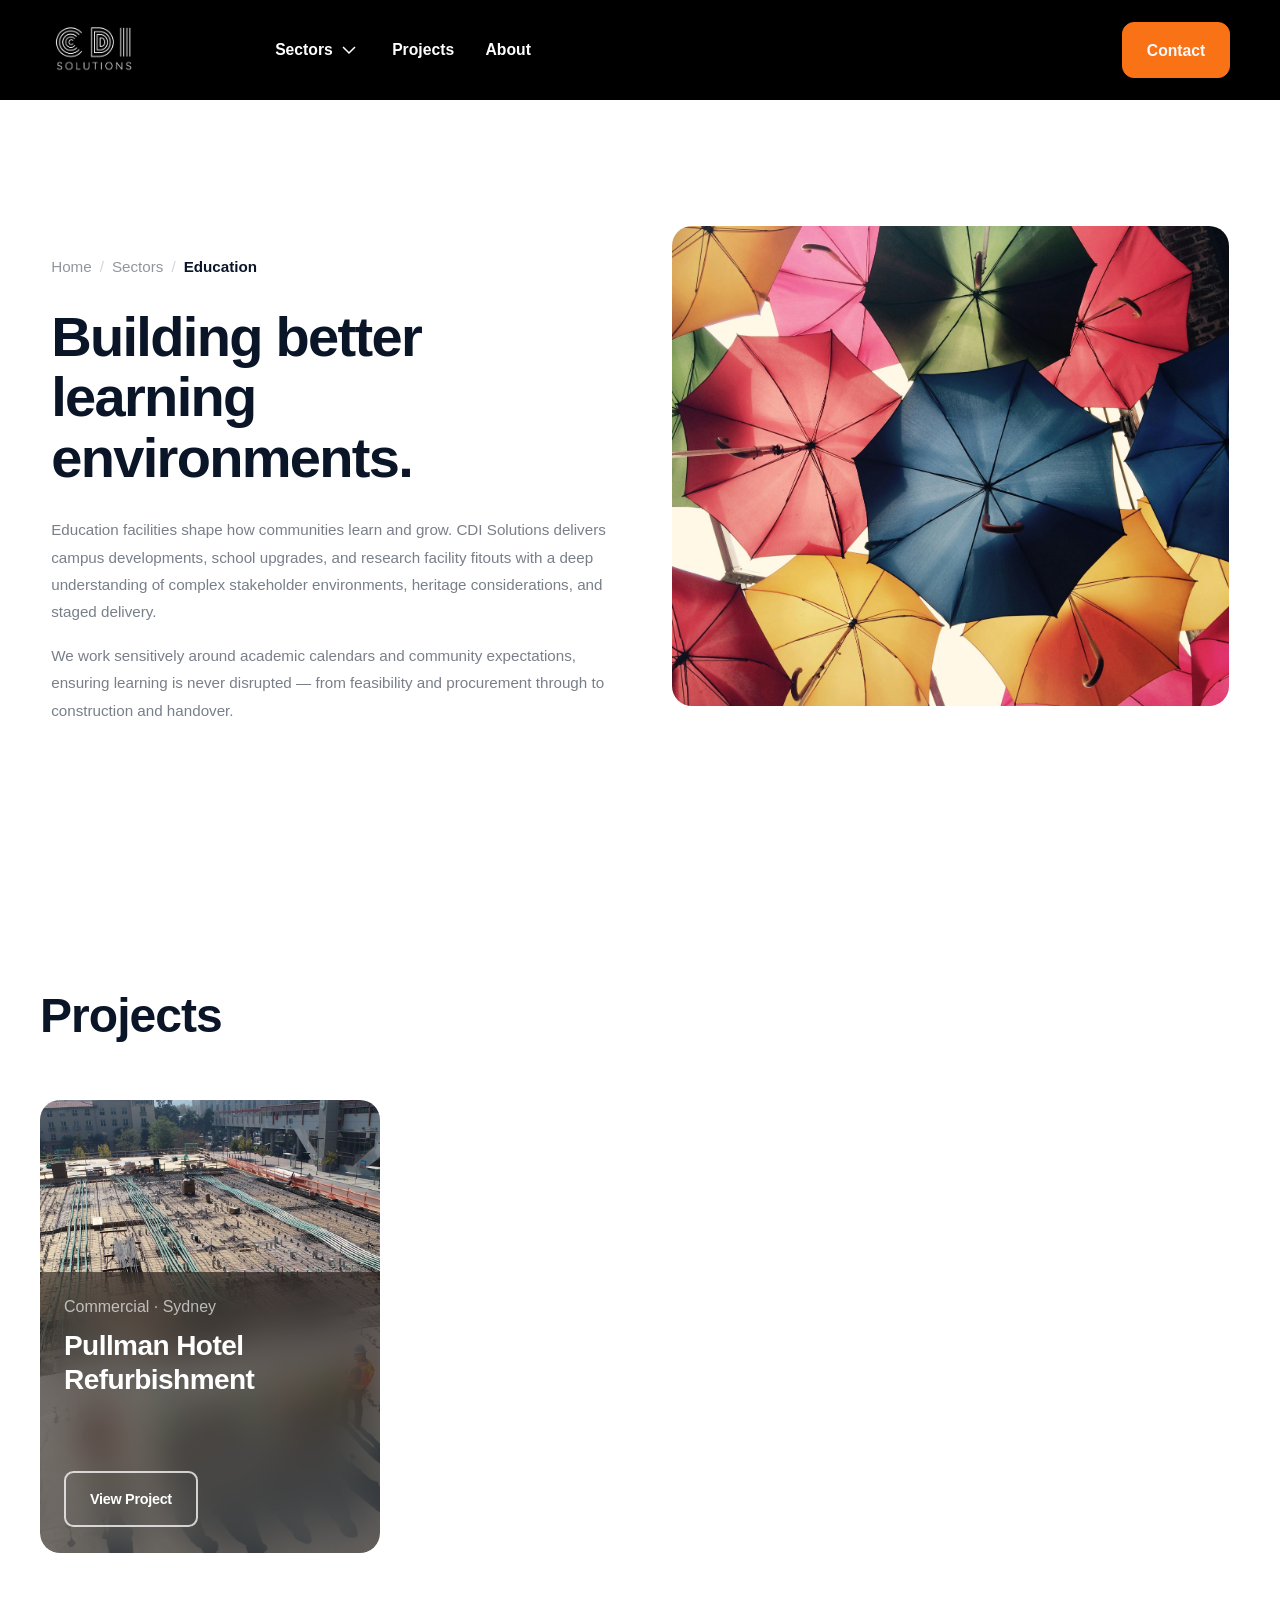
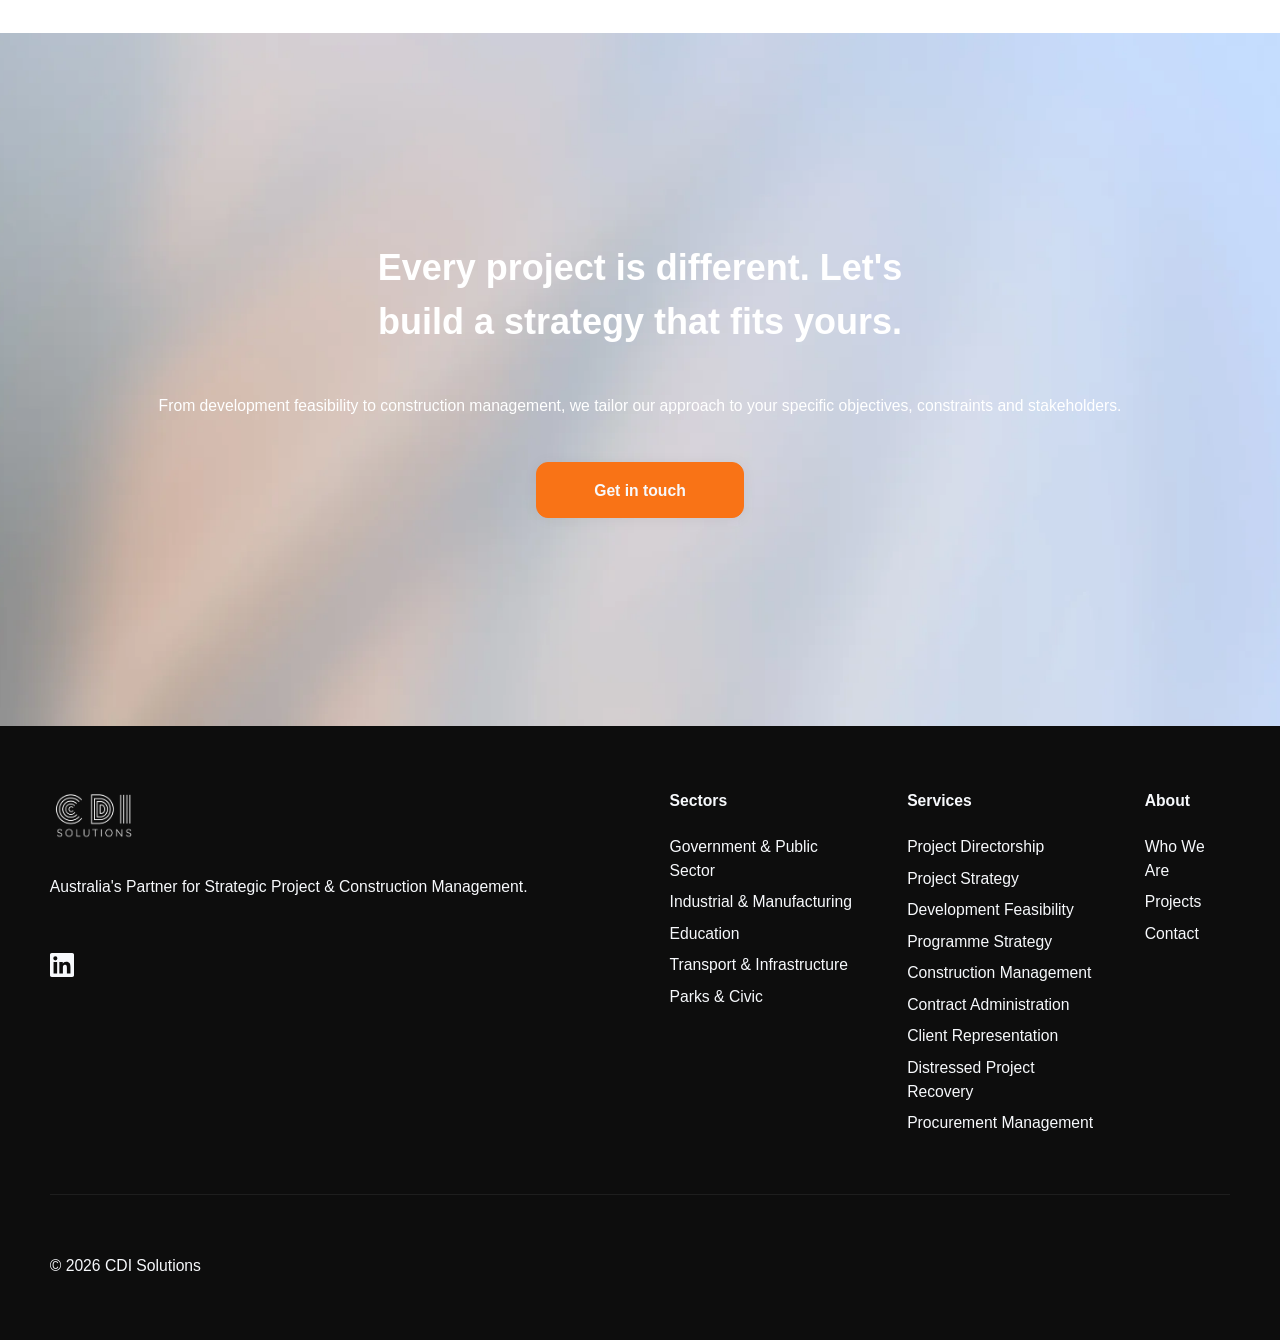
<file: sectors/education.html>
<!DOCTYPE html>
<html lang="en">
<head>
  <meta content="text/html; charset=utf-8" http-equiv="Content-Type"/>
  <title>Education | CDI Solutions</title>
  <meta content="CDI Solutions delivers education facility projects with a deep understanding of staged delivery, complex stakeholder environments, and community obligation." name="description"/>
  <meta content="width=device-width, initial-scale=1" name="viewport"/>
  <link href="../assets/styles.css" rel="stylesheet" type="text/css"/>
  <link href="../assets/custom.css" rel="stylesheet" type="text/css"/>
  <link rel="icon" href="../favicon.ico"/>
</head>
<body class="page-dark">

  <!-- ═══════════ NAV ═══════════ -->
  <div class="nav w-nav" data-animation="default" data-collapse="medium" data-duration="0" data-easing="ease" data-easing2="ease" data-wf--global-navbar-transparant--variant="base" role="banner" style="background-color: transparent;">
    <div class="nav_contain u-container-full">
      <div aria-controls="w-nav-overlay-0" aria-expanded="false" aria-haspopup="menu" aria-label="menu" class="mobile_menu_button w-nav-button" role="button" style="-webkit-user-select: text;" tabindex="0">
        <svg class="mobile_menu_open" fill="none" viewbox="0 0 24 24" width="100%" xmlns="http://www.w3.org/2000/svg">
          <g clip-path="url(#clip0_2188_3574)">
            <path d="M3 18H21V16H3V18ZM3 13H21V11H3V13ZM3 6V8H21V6H3Z" fill="currentColor"></path>
          </g>
        </svg>
        <svg class="mobile_menu_close" fill="none" viewbox="0 0 24 24" width="100%" xmlns="http://www.w3.org/2000/svg">
          <g clip-path="url(#clip0_2188_3577)">
            <path d="M6.34292 19.4142L19.0708 6.68629L17.6566 5.27208L4.92871 18L6.34292 19.4142Z" fill="currentColor"></path>
            <path d="M6.34326 5L4.92905 6.41421L17.657 19.1421L19.0712 17.7279L6.34326 5Z" fill="currentColor"></path>
          </g>
        </svg>
      </div>
      <a aria-label="CDI Solutions Home" class="nav_logo_wrap w-inline-block" href="../">
        <img alt="CDI Solutions" class="nav_1_logo" src="../cdisolutionstransperantwhite.png" style="height:56px;width:auto;"/>
      </a>
      <nav class="nav_layout w-nav-menu" role="navigation">
        <div class="nav_scroll">
          <ul class="nav_links_wrap is-desktop w-list-unstyled" role="list">
            <li class="nav_1_links_item">
              <div class="nav_1_dropdown_component w-dropdown" data-delay="400" data-hover="true">
                <div aria-controls="w-dropdown-list-0" aria-expanded="false" aria-haspopup="menu" class="nav_1_links_link is-desktop w-dropdown-toggle" id="w-dropdown-toggle-0" role="button" tabindex="0">
                  <div class="nav_1_links_text">Sectors</div>
                  <svg class="nav_1_links_svg" fill="none" viewbox="0 0 24 24" width="100%" xmlns="http://www.w3.org/2000/svg">
                    <path d="M6 8.99993L12 14.9999L18 8.99988" stroke="currentColor" stroke-miterlimit="16" stroke-width="1.5"></path>
                  </svg>
                </div>
                <nav aria-labelledby="w-dropdown-toggle-0" class="nav_1_dropdown_main_wrap is-desktop w-dropdown-list" id="w-dropdown-list-0" style="display: none; opacity: 0; transform: translate3d(0px, 1rem, 0px) scale3d(1, 1, 1) rotateX(0deg) rotateY(0deg) rotateZ(0deg) skew(0deg, 0deg); transform-style: preserve-3d;">
                  <div class="nav_1_dropdown_main_content">
                    <div class="nav_1_dropdown_main_scroll is-desktop w-dyn-list">
                      <div class="nav_1_dropdown_list w-dyn-items" role="list">
                        <div class="nav_1_dropdown_item w-dyn-item" role="listitem">
                          <a class="nav_1_dropdown_link is-desktop w-inline-block" href="../sectors/government-public-sector.html" tabindex="0">
                            <img alt="" class="nav_1_dropdown_icon" loading="lazy" src="../assets/6894092b8d6058a917da40b2_domain.svg"/>
                            <div class="nav_1_dropdown_text">Government &amp; Public Sector</div>
                          </a>
                        </div>
                        <div class="nav_1_dropdown_item w-dyn-item" role="listitem">
                          <a class="nav_1_dropdown_link is-desktop w-inline-block" href="../sectors/industrial-manufacturing.html" tabindex="0">
                            <img alt="" class="nav_1_dropdown_icon" loading="lazy" src="../assets/68940916dadbf3dfd6a3638a_precision_manufacturing.svg"/>
                            <div class="nav_1_dropdown_text">Industrial &amp; Manufacturing</div>
                          </a>
                        </div>
                        <div class="nav_1_dropdown_item w-dyn-item" role="listitem">
                          <a class="nav_1_dropdown_link is-desktop w-inline-block" href="../sectors/education.html" tabindex="0">
                            <img alt="" class="nav_1_dropdown_icon" loading="lazy" src="../assets/689408dda9a33aca97e563c2_school.svg"/>
                            <div class="nav_1_dropdown_text">Education</div>
                          </a>
                        </div>
                        <div class="nav_1_dropdown_item w-dyn-item" role="listitem">
                          <a class="nav_1_dropdown_link is-desktop w-inline-block" href="../sectors/transport-infrastructure.html" tabindex="0">
                            <img alt="" class="nav_1_dropdown_icon" loading="lazy" src="../assets/68940904dadbf3dfd6a361ca_train.svg"/>
                            <div class="nav_1_dropdown_text">Transport &amp; Infrastructure</div>
                          </a>
                        </div>
                        <div class="nav_1_dropdown_item w-dyn-item" role="listitem">
                          <a class="nav_1_dropdown_link is-desktop w-inline-block" href="../sectors/parks-civic.html" tabindex="0">
                            <img alt="" class="nav_1_dropdown_icon" loading="lazy" src="../assets/6894093fe2364f6001520cf1_construction.svg"/>
                            <div class="nav_1_dropdown_text">Parks &amp; Civic</div>
                          </a>
                        </div>
                      </div>
                    </div>
                  </div>
                </nav>
              </div>
            </li>
            <li class="nav_1_links_item">
              <a class="nav_1_links_link is-desktop" href="../projects/pullman-hotel-refurbishment.html">
                <div class="nav_1_links_text">Projects</div>
              </a>
            </li>
            <li class="nav_1_links_item">
              <a class="nav_1_links_link is-desktop" href="../about.html">
                <div class="nav_1_links_text">About</div>
              </a>
            </li>
          </ul>
          <ul class="nav_actions_wrap is-desktop w-list-unstyled" role="list">
            <li class="nav_1_buttons_item is-main is-desktop">
              <div class="btn_main_wrap is-grow-tablet">
                <div class="g_clickable_wrap">
                  <a class="g_clickable_link w-inline-block" href="../contact.html">
                    <span class="g_clickable_text u-sr-only">Contact</span>
                  </a>
                  <button class="g_clickable_btn" type="button">
                    <span class="g_clickable_text u-sr-only">Contact</span>
                  </button>
                </div>
                <div aria-hidden="true" class="btn_main_text">Contact</div>
              </div>
            </li>
          </ul>
        </div>
      </nav>
      <div class="mobile_cta_button">
        <div class="btn_main_wrap" data-wf--btn-main--style="primary">
          <div class="g_clickable_wrap">
            <a class="g_clickable_link w-inline-block" href="../contact.html">
              <span class="g_clickable_text u-sr-only">Contact</span>
            </a>
            <button class="g_clickable_btn" type="button">
              <span class="g_clickable_text u-sr-only">Contact</span>
            </button>
          </div>
          <div aria-hidden="true" class="btn_main_text">Contact</div>
        </div>
      </div>
    </div>
    <div class="w-nav-overlay" data-wf-ignore="" id="w-nav-overlay-0"></div>
  </div>

  <!-- ═══════════ MOBILE NAV OVERLAY ═══════════ -->
  <div id="mob-nav" aria-hidden="true" role="dialog" aria-label="Navigation">
    <div class="mn-item">
      <button class="mn-toggle" aria-expanded="false">
        Sectors
        <svg class="mn-chevron" fill="none" viewBox="0 0 24 24" xmlns="http://www.w3.org/2000/svg"><path d="M6 8.99993L12 14.9999L18 8.99988" stroke="currentColor" stroke-miterlimit="16" stroke-width="1.5"/></svg>
      </button>
      <div class="mn-sub" hidden>
        <a href="../sectors/government-public-sector.html"><img src="../assets/6894092b8d6058a917da40b2_domain.svg" alt=""/>Government &amp; Public Sector</a>
        <a href="../sectors/industrial-manufacturing.html"><img src="../assets/68940916dadbf3dfd6a3638a_precision_manufacturing.svg" alt=""/>Industrial &amp; Manufacturing</a>
        <a href="../sectors/education.html"><img src="../assets/689408dda9a33aca97e563c2_school.svg" alt=""/>Education</a>
        <a href="../sectors/transport-infrastructure.html"><img src="../assets/68940904dadbf3dfd6a361ca_train.svg" alt=""/>Transport &amp; Infrastructure</a>
        <a href="../sectors/parks-civic.html"><img src="../assets/6894093fe2364f6001520cf1_construction.svg" alt=""/>Parks &amp; Civic</a>
      </div>
    </div>
    <div class="mn-item">
      <a class="mn-toggle" href="../projects/pullman-hotel-refurbishment.html" style="text-decoration:none;">Projects</a>
    </div>
    <div class="mn-item">
      <a class="mn-toggle" href="../about.html" style="text-decoration:none;">About</a>
    </div>
    <div class="mn-cta">
      <a href="../contact.html">Get in Touch</a>
    </div>
  </div>

  <!-- ═══════════ PAGE BODY ═══════════ -->
  <main>

    <!-- HERO -->
    <section class="sx-hero">
      <div class="sx-hero-inner">
        <div class="sx-hero-text">
          <nav class="sx-breadcrumb" aria-label="Breadcrumb">
            <a href="../">Home</a>
            <span class="sx-breadcrumb-sep">/</span>
            <a href="../">Sectors</a>
            <span class="sx-breadcrumb-sep">/</span>
            <span class="sx-breadcrumb-current">Education</span>
          </nav>
          <h1 class="sx-title">Building better learning environments.</h1>
          <div class="sx-body-paras">
            <p class="sx-body-para">Education facilities shape how communities learn and grow. CDI Solutions delivers campus developments, school upgrades, and research facility fitouts with a deep understanding of complex stakeholder environments, heritage considerations, and staged delivery.</p>
            <p class="sx-body-para">We work sensitively around academic calendars and community expectations, ensuring learning is never disrupted — from feasibility and procurement through to construction and handover.</p>
          </div>
        </div>
        <div class="sx-hero-img-wrap">
          <img class="sx-hero-img" src="../assets/689e8d2a64526a99a3d6f307_pexels-pixabay-268941.jpg" alt="Education"/>
        </div>
      </div>
    </section>

    <!-- PROJECTS -->
    <section style="background:#fff; padding: 5rem 1.5rem;">
      <div style="max-width:1200px; margin:0 auto; display:flex; flex-direction:column; align-items:flex-start; gap:3rem;">
        <h2 style="font-size:3rem; font-weight:800; color:#0a1628; letter-spacing:-0.02em; margin:0; text-align:left;">Projects</h2>
        <div style="display:flex; flex-wrap:wrap; gap:1.5rem;">

          <a href="../projects/pullman-hotel-refurbishment.html" class="insight_col_item" style="text-decoration:none; display:block;">
            <img class="insight_col_bg_img" src="../assets/689d89221cc9d52666b5bd09_scott-blake-x-ghf9LjrVg-unsplash (1).jpg" alt="Pullman Hotel Refurbishment" loading="lazy">
            <div class="insight_col_blur_section">
              <div class="insight_col_content">
                <div class="insight_col_sector">Commercial · Sydney</div>
                <div class="insight_col_title">Pullman Hotel Refurbishment</div>
                <div class="insight_col_btn">View Project</div>
              </div>
            </div>
          </a>

        </div>
      </div>
    </section>

  </main>

  <!-- ═══════════ CTA ═══════════ -->
  <section class="cta_wrap">
    <div class="cta_contain u-container-small u-text-align-center u-zindex-1">
      <div class="cta_layout u-vflex-center-top u-gap-7">
        <div class="g_paragraph w-richtext u-text-style-h4" data-anim-para="false" data-wf--global-paragraph--settings-font-style="main">
          <p>Every project is different. Let's build a strategy that fits yours.</p>
        </div>
        <div class="g_paragraph w-richtext" data-anim-para="false" data-wf--global-paragraph--settings-font-style="main">
          <p>From development feasibility to construction management, we tailor our approach to your specific objectives, constraints and stakeholders.</p>
        </div>
        <div class="cta_button_wrap u-hflex-center-center u-gap-5">
          <div class="cta_button">
            <div class="btn_main_wrap" data-wf--btn-main--style="primary">
              <div class="g_clickable_wrap">
                <a class="g_clickable_link w-inline-block" href="../contact.html">
                  <span class="g_clickable_text u-sr-only">Get in Touch</span>
                </a>
                <button class="g_clickable_btn" type="button">
                  <span class="g_clickable_text u-sr-only">Get in Touch</span>
                </button>
              </div>
              <div aria-hidden="true" class="btn_main_text">Get in touch</div>
            </div>
          </div>
        </div>
      </div>
    </div>
    <div class="cta_bg_wrap u-cover-absolute u-zindex-0">
      <figure class="g_visual_wrap u-position-relative u-cover">
        <img alt="" class="g_img" data-anim-parallax="false" loading="lazy" src="../assets/6892fd4e846050fe5b7f2a8e_CTA bg.webp"/>
      </figure>
    </div>
  </section>

  <!-- ═══════════ FOOTER ═══════════ -->
  <footer class="footer u-theme-dark">
    <div class="g_spacer w-variant-d422cbd0-f212-c815-68df-63414354c21d" data-wf--global-spacer--section-space="small"></div>
    <div class="footer_contain u-container">
      <div class="footer_layout u-grid-autofit u-gap-8">
        <div class="footer_left u-vflex-left-top u-gap-6">
          <img src="../cdisolutionstransperantwhite.png" alt="CDI Solutions" class="footer_logo" style="height:56px;width:auto;display:block;">
          <div class="g_paragraph w-richtext" data-anim-para="false" data-wf--global-paragraph--settings-font-style="main">
            <p>Australia's Partner for Strategic Project &amp; Construction Management.</p>
          </div>
          <div class="footer_social_wrap u-mt-5 u-hflex-left-center">
            <div class="footer_social_item">
              <a class="g_clickable_link w-inline-block" href="https://www.linkedin.com/in/adam-goodyer-a93263122/" target="_blank" rel="noopener noreferrer">
                <span class="g_clickable_text u-sr-only">LinkedIn</span>
              </a>
              <svg fill="none" viewBox="0 0 24 24" width="100%" xmlns="http://www.w3.org/2000/svg">
                <path d="M20.447 20.452h-3.554v-5.569c0-1.328-.027-3.037-1.852-3.037-1.853 0-2.136 1.445-2.136 2.939v5.667H9.351V9h3.414v1.561h.046c.477-.9 1.637-1.85 3.37-1.85 3.601 0 4.267 2.37 4.267 5.455v6.286zM5.337 7.433a2.062 2.062 0 01-2.063-2.065 2.064 2.064 0 112.063 2.065zm1.782 13.019H3.555V9h3.564v11.452zM22.225 0H1.771C.792 0 0 .774 0 1.729v20.542C0 23.227.792 24 1.771 24h20.451C23.2 24 24 23.227 24 22.271V1.729C24 .774 23.2 0 22.222 0h.003z" fill="currentColor"/>
              </svg>
            </div>
          </div>
        </div>
        <div class="footer_menu_wrap u-hflex-right-top u-gap-7">
          <div class="footer_menu_item u-vflex-left-top u-gap-5">
            <div class="footer_menu_title u-weight-bold">Sectors</div>
            <div class="footer_menu_wrap w-dyn-list">
              <div class="footer_menu_list w-dyn-items" role="list">
                <div class="footer_menu_item w-dyn-item" role="listitem"><a class="footer_link" href="../sectors/government-public-sector.html">Government &amp; Public Sector</a></div>
                <div class="footer_menu_item w-dyn-item" role="listitem"><a class="footer_link" href="../sectors/industrial-manufacturing.html">Industrial &amp; Manufacturing</a></div>
                <div class="footer_menu_item w-dyn-item" role="listitem"><a class="footer_link" href="../sectors/education.html">Education</a></div>
                <div class="footer_menu_item w-dyn-item" role="listitem"><a class="footer_link" href="../sectors/transport-infrastructure.html">Transport &amp; Infrastructure</a></div>
                <div class="footer_menu_item w-dyn-item" role="listitem"><a class="footer_link" href="../sectors/parks-civic.html">Parks &amp; Civic</a></div>
              </div>
            </div>
          </div>
          <div class="footer_menu_item u-vflex-left-top u-gap-5">
            <div class="footer_menu_title u-weight-bold">Services</div>
            <div class="footer_menu_wrap w-dyn-list">
              <div class="footer_menu_list w-dyn-items" role="list">
                <div class="footer_menu_item w-dyn-item" role="listitem"><a class="footer_link" href="../contact.html">Project Directorship</a></div>
                <div class="footer_menu_item w-dyn-item" role="listitem"><a class="footer_link" href="../contact.html">Project Strategy</a></div>
                <div class="footer_menu_item w-dyn-item" role="listitem"><a class="footer_link" href="../contact.html">Development Feasibility</a></div>
                <div class="footer_menu_item w-dyn-item" role="listitem"><a class="footer_link" href="../contact.html">Programme Strategy</a></div>
                <div class="footer_menu_item w-dyn-item" role="listitem"><a class="footer_link" href="../contact.html">Construction Management</a></div>
                <div class="footer_menu_item w-dyn-item" role="listitem"><a class="footer_link" href="../contact.html">Contract Administration</a></div>
                <div class="footer_menu_item w-dyn-item" role="listitem"><a class="footer_link" href="../contact.html">Client Representation</a></div>
                <div class="footer_menu_item w-dyn-item" role="listitem"><a class="footer_link" href="../contact.html">Distressed Project Recovery</a></div>
                <div class="footer_menu_item w-dyn-item" role="listitem"><a class="footer_link" href="../contact.html">Procurement Management</a></div>
              </div>
            </div>
          </div>
          <div class="footer_menu_item u-vflex-left-top u-gap-5">
            <div class="footer_menu_title u-weight-bold">About</div>
            <ul class="footer_menu_list" role="list">
              <li class="footer_menu_link"><a class="footer_link" href="../about.html">Who We Are</a></li>
              <li class="footer_menu_link"><a class="footer_link" href="../projects/pullman-hotel-refurbishment.html">Projects</a></li>
              <li class="footer_menu_link"><a class="footer_link" href="../contact.html">Contact</a></li>
            </ul>
          </div>
        </div>
      </div>
      <div class="footer_bottom">
        <div class="footer_line"></div>
        <div class="footer_copyright_wrap u-hflex-between-center">
          <div>&copy; 2026 CDI Solutions</div>
        </div>
      </div>
    </div>
    <div class="g_spacer w-variant-d422cbd0-f212-c815-68df-63414354c21d" data-wf--global-spacer--section-space="small"></div>
  </footer>

  <!-- ═══════════ SCRIPTS ═══════════ -->
  <script>
  (function() {
    var ORANGE = 'rgb(17, 17, 17)';
    var THRESHOLD = 50;
    var nav, observer, blocking = false;
    function correctColor() { return window.scrollY > THRESHOLD ? ORANGE : 'transparent'; }
    function applyColor() {
      if (!nav) return;
      var correct = correctColor();
      if (nav.style.backgroundColor !== correct) { blocking = true; nav.style.backgroundColor = correct; blocking = false; }
    }
    function init() {
      nav = document.querySelector('.nav.w-nav');
      if (!nav) return;
      applyColor();
      window.addEventListener('scroll', applyColor, { passive: true });
      observer = new MutationObserver(function() { if (!blocking) applyColor(); });
      observer.observe(nav, { attributes: true, attributeFilter: ['style'] });
    }
    if (document.readyState === 'loading') { document.addEventListener('DOMContentLoaded', init); } else { init(); }
  })();
  </script>
  <script>
  (function() {
    var nav = document.querySelector('.nav.w-nav');
    var btn = document.querySelector('.w-nav-button');
    var overlay = document.getElementById('mob-nav');
    if (!nav || !btn) return;
    function closeMob() {
      btn.classList.remove('w--open');
      btn.setAttribute('aria-expanded', 'false');
      document.body.style.overflow = '';
      if (overlay) {
        overlay.setAttribute('aria-hidden', 'true');
        overlay.querySelectorAll('.mn-toggle[aria-expanded="true"]').forEach(function(t) {
          t.setAttribute('aria-expanded', 'false');
          if (t.nextElementSibling) t.nextElementSibling.setAttribute('hidden', '');
        });
        overlay.classList.add('mn-closing');
        overlay.addEventListener('animationend', function handler() {
          overlay.classList.remove('mn-closing');
          nav.classList.remove('nav-open');
          overlay.removeEventListener('animationend', handler);
        });
      } else { nav.classList.remove('nav-open'); }
    }
    function openMob() {
      nav.classList.add('nav-open');
      btn.classList.add('w--open');
      btn.setAttribute('aria-expanded', 'true');
      document.body.style.overflow = 'hidden';
      if (overlay) overlay.setAttribute('aria-hidden', 'false');
    }
    btn.addEventListener('click', function(e) { e.stopPropagation(); nav.classList.contains('nav-open') ? closeMob() : openMob(); });
    document.addEventListener('click', function(e) {
      if (!nav.classList.contains('nav-open')) return;
      if (!nav.contains(e.target) && (!overlay || !overlay.contains(e.target))) closeMob();
    });
  })();
  </script>
  <script>
  (function() {
    var overlay = document.getElementById('mob-nav');
    if (!overlay) return;
    overlay.querySelectorAll('.mn-toggle').forEach(function(toggle) {
      toggle.addEventListener('click', function() {
        var isOpen = toggle.getAttribute('aria-expanded') === 'true';
        overlay.querySelectorAll('.mn-toggle').forEach(function(t) {
          t.setAttribute('aria-expanded', 'false');
          if (t.nextElementSibling) t.nextElementSibling.setAttribute('hidden', '');
        });
        if (!isOpen) {
          toggle.setAttribute('aria-expanded', 'true');
          if (toggle.nextElementSibling) toggle.nextElementSibling.removeAttribute('hidden');
        }
      });
    });
  })();
  </script>
  <script>
  (function() {
    function closeAllExcept(except) {
      document.querySelectorAll('.w-dropdown.w--open').forEach(function(d) {
        if (d === except) return;
        var l = d.querySelector('.w-dropdown-list');
        var t = d.querySelector('.w-dropdown-toggle');
        if (l) l.style.display = 'none';
        if (t) { t.setAttribute('aria-expanded', 'false'); t.classList.remove('w--open'); }
        d.classList.remove('w--open');
      });
    }
    document.querySelectorAll('.w-dropdown').forEach(function(dropdown) {
      var toggle = dropdown.querySelector('.w-dropdown-toggle');
      var list = dropdown.querySelector('.w-dropdown-list');
      if (!toggle || !list) return;
      var hoverTimer = null;
      function openDrop() {
        closeAllExcept(dropdown);
        list.style.display = 'block'; list.style.opacity = '1';
        list.style.transform = 'none'; list.style.zIndex = '100';
        toggle.setAttribute('aria-expanded', 'true');
        dropdown.classList.add('w--open'); toggle.classList.add('w--open');
      }
      function closeDrop() {
        list.style.display = 'none';
        toggle.setAttribute('aria-expanded', 'false');
        dropdown.classList.remove('w--open'); toggle.classList.remove('w--open');
      }
      toggle.addEventListener('click', function(e) { e.stopPropagation(); dropdown.classList.contains('w--open') ? closeDrop() : openDrop(); });
      if (dropdown.getAttribute('data-hover') === 'true') {
        dropdown.addEventListener('mouseenter', function() { clearTimeout(hoverTimer); openDrop(); });
        dropdown.addEventListener('mouseleave', function() { hoverTimer = setTimeout(closeDrop, 150); });
      }
    });
    document.addEventListener('click', function() { closeAllExcept(null); });
  })();
  </script>

</body>
</html>
</file>
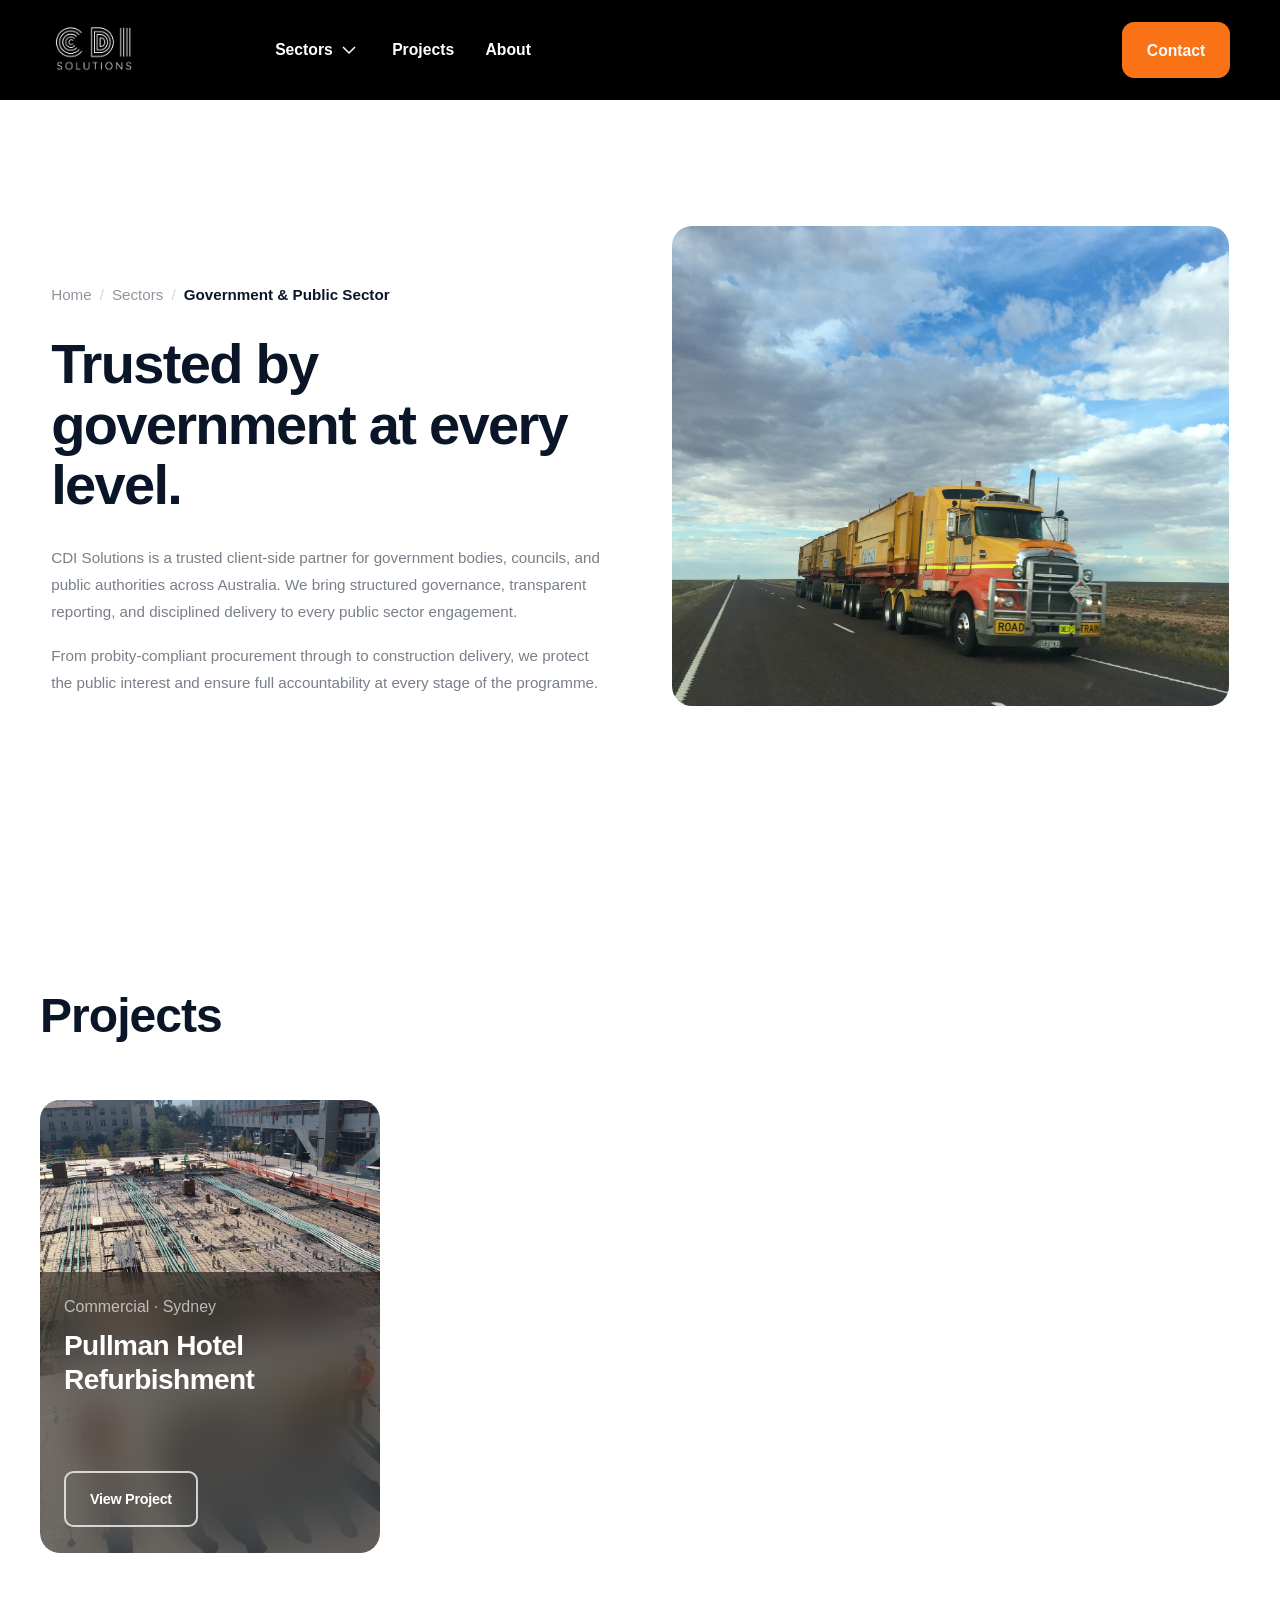
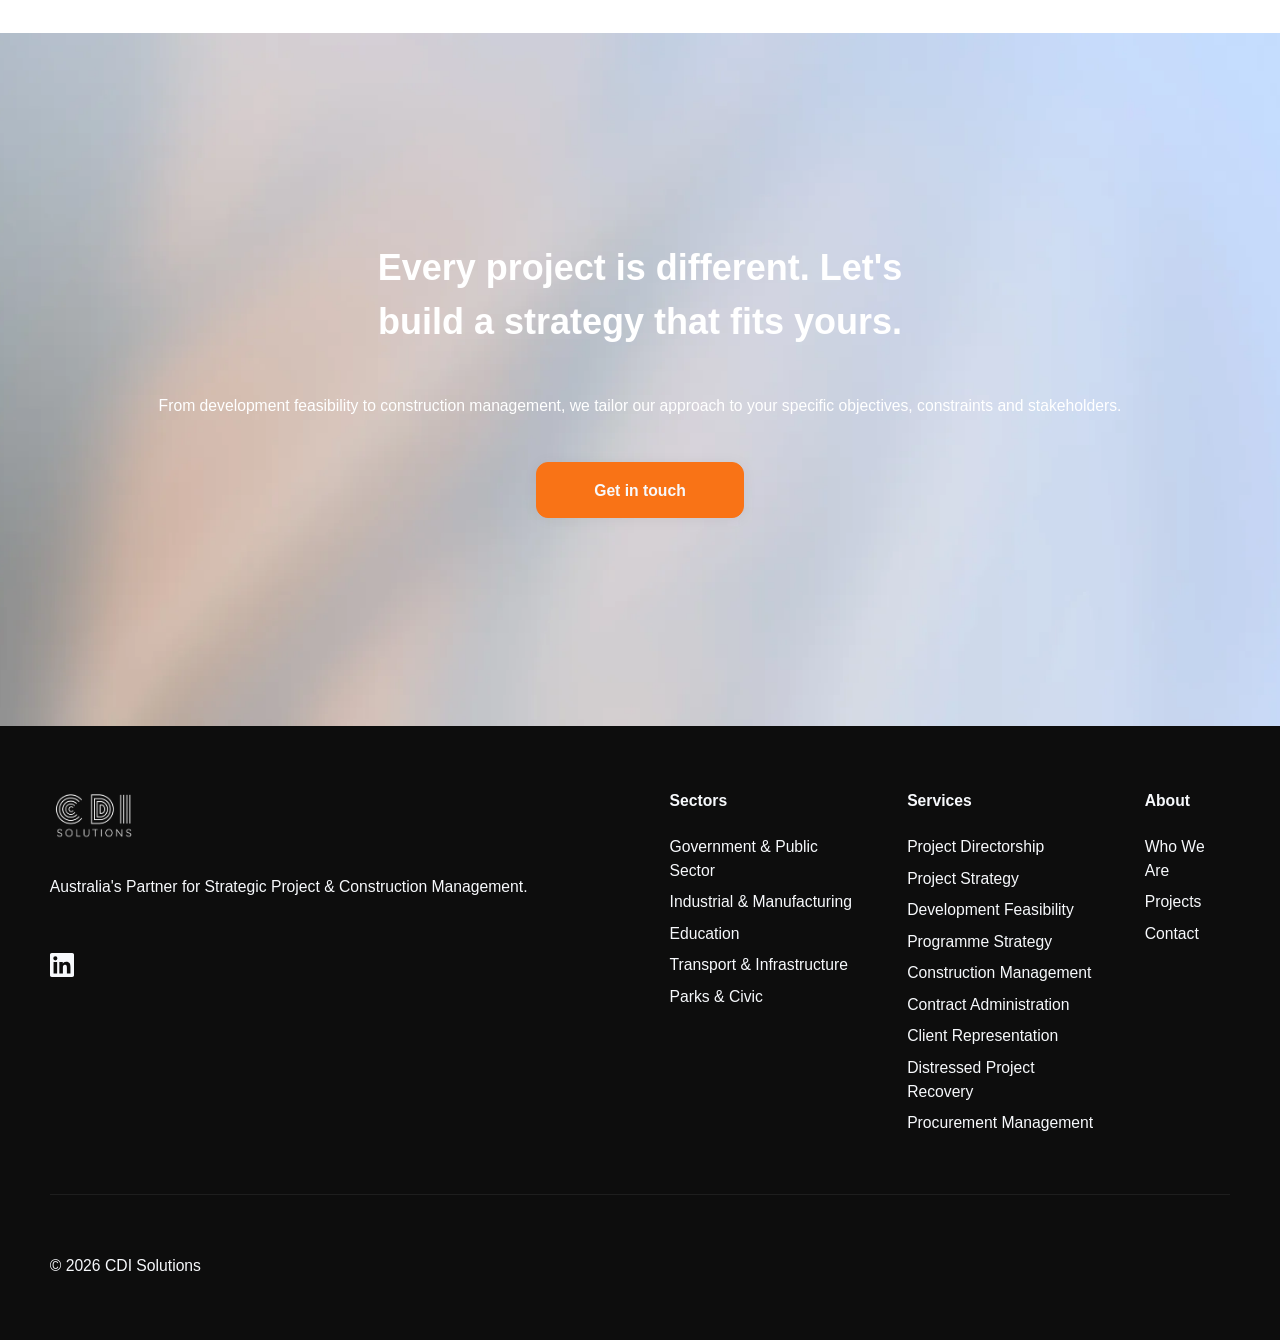
<file: sectors/government-public-sector.html>
<!DOCTYPE html>
<html lang="en">
<head>
  <meta content="text/html; charset=utf-8" http-equiv="Content-Type"/>
  <title>Government &amp; Public Sector | CDI Solutions</title>
  <meta content="CDI Solutions provides structured, probity-compliant project and construction management for government and public sector clients across Australia." name="description"/>
  <meta content="width=device-width, initial-scale=1" name="viewport"/>
  <link href="../assets/styles.css" rel="stylesheet" type="text/css"/>
  <link href="../assets/custom.css" rel="stylesheet" type="text/css"/>
  <link rel="icon" href="../favicon.ico"/>
</head>
<body class="page-dark">

  <!-- ═══════════ NAV ═══════════ -->
  <div class="nav w-nav" data-animation="default" data-collapse="medium" data-duration="0" data-easing="ease" data-easing2="ease" data-wf--global-navbar-transparant--variant="base" role="banner" style="background-color: transparent;">
    <div class="nav_contain u-container-full">
      <div aria-controls="w-nav-overlay-0" aria-expanded="false" aria-haspopup="menu" aria-label="menu" class="mobile_menu_button w-nav-button" role="button" style="-webkit-user-select: text;" tabindex="0">
        <svg class="mobile_menu_open" fill="none" viewbox="0 0 24 24" width="100%" xmlns="http://www.w3.org/2000/svg">
          <g clip-path="url(#clip0_2188_3574)">
            <path d="M3 18H21V16H3V18ZM3 13H21V11H3V13ZM3 6V8H21V6H3Z" fill="currentColor"></path>
          </g>
        </svg>
        <svg class="mobile_menu_close" fill="none" viewbox="0 0 24 24" width="100%" xmlns="http://www.w3.org/2000/svg">
          <g clip-path="url(#clip0_2188_3577)">
            <path d="M6.34292 19.4142L19.0708 6.68629L17.6566 5.27208L4.92871 18L6.34292 19.4142Z" fill="currentColor"></path>
            <path d="M6.34326 5L4.92905 6.41421L17.657 19.1421L19.0712 17.7279L6.34326 5Z" fill="currentColor"></path>
          </g>
        </svg>
      </div>
      <a aria-label="CDI Solutions Home" class="nav_logo_wrap w-inline-block" href="../">
        <img alt="CDI Solutions" class="nav_1_logo" src="../cdisolutionstransperantwhite.png" style="height:56px;width:auto;"/>
      </a>
      <nav class="nav_layout w-nav-menu" role="navigation">
        <div class="nav_scroll">
          <ul class="nav_links_wrap is-desktop w-list-unstyled" role="list">
            <li class="nav_1_links_item">
              <div class="nav_1_dropdown_component w-dropdown" data-delay="400" data-hover="true">
                <div aria-controls="w-dropdown-list-0" aria-expanded="false" aria-haspopup="menu" class="nav_1_links_link is-desktop w-dropdown-toggle" id="w-dropdown-toggle-0" role="button" tabindex="0">
                  <div class="nav_1_links_text">Sectors</div>
                  <svg class="nav_1_links_svg" fill="none" viewbox="0 0 24 24" width="100%" xmlns="http://www.w3.org/2000/svg">
                    <path d="M6 8.99993L12 14.9999L18 8.99988" stroke="currentColor" stroke-miterlimit="16" stroke-width="1.5"></path>
                  </svg>
                </div>
                <nav aria-labelledby="w-dropdown-toggle-0" class="nav_1_dropdown_main_wrap is-desktop w-dropdown-list" id="w-dropdown-list-0" style="display: none; opacity: 0; transform: translate3d(0px, 1rem, 0px) scale3d(1, 1, 1) rotateX(0deg) rotateY(0deg) rotateZ(0deg) skew(0deg, 0deg); transform-style: preserve-3d;">
                  <div class="nav_1_dropdown_main_content">
                    <div class="nav_1_dropdown_main_scroll is-desktop w-dyn-list">
                      <div class="nav_1_dropdown_list w-dyn-items" role="list">
                        <div class="nav_1_dropdown_item w-dyn-item" role="listitem">
                          <a class="nav_1_dropdown_link is-desktop w-inline-block" href="../sectors/government-public-sector.html" tabindex="0">
                            <img alt="" class="nav_1_dropdown_icon" loading="lazy" src="../assets/6894092b8d6058a917da40b2_domain.svg"/>
                            <div class="nav_1_dropdown_text">Government &amp; Public Sector</div>
                          </a>
                        </div>
                        <div class="nav_1_dropdown_item w-dyn-item" role="listitem">
                          <a class="nav_1_dropdown_link is-desktop w-inline-block" href="../sectors/industrial-manufacturing.html" tabindex="0">
                            <img alt="" class="nav_1_dropdown_icon" loading="lazy" src="../assets/68940916dadbf3dfd6a3638a_precision_manufacturing.svg"/>
                            <div class="nav_1_dropdown_text">Industrial &amp; Manufacturing</div>
                          </a>
                        </div>
                        <div class="nav_1_dropdown_item w-dyn-item" role="listitem">
                          <a class="nav_1_dropdown_link is-desktop w-inline-block" href="../sectors/education.html" tabindex="0">
                            <img alt="" class="nav_1_dropdown_icon" loading="lazy" src="../assets/689408dda9a33aca97e563c2_school.svg"/>
                            <div class="nav_1_dropdown_text">Education</div>
                          </a>
                        </div>
                        <div class="nav_1_dropdown_item w-dyn-item" role="listitem">
                          <a class="nav_1_dropdown_link is-desktop w-inline-block" href="../sectors/transport-infrastructure.html" tabindex="0">
                            <img alt="" class="nav_1_dropdown_icon" loading="lazy" src="../assets/68940904dadbf3dfd6a361ca_train.svg"/>
                            <div class="nav_1_dropdown_text">Transport &amp; Infrastructure</div>
                          </a>
                        </div>
                        <div class="nav_1_dropdown_item w-dyn-item" role="listitem">
                          <a class="nav_1_dropdown_link is-desktop w-inline-block" href="../sectors/parks-civic.html" tabindex="0">
                            <img alt="" class="nav_1_dropdown_icon" loading="lazy" src="../assets/6894093fe2364f6001520cf1_construction.svg"/>
                            <div class="nav_1_dropdown_text">Parks &amp; Civic</div>
                          </a>
                        </div>
                      </div>
                    </div>
                  </div>
                </nav>
              </div>
            </li>
            <li class="nav_1_links_item">
              <a class="nav_1_links_link is-desktop" href="../projects/pullman-hotel-refurbishment.html">
                <div class="nav_1_links_text">Projects</div>
              </a>
            </li>
            <li class="nav_1_links_item">
              <a class="nav_1_links_link is-desktop" href="../about.html">
                <div class="nav_1_links_text">About</div>
              </a>
            </li>
          </ul>
          <ul class="nav_actions_wrap is-desktop w-list-unstyled" role="list">
            <li class="nav_1_buttons_item is-main is-desktop">
              <div class="btn_main_wrap is-grow-tablet">
                <div class="g_clickable_wrap">
                  <a class="g_clickable_link w-inline-block" href="../contact.html">
                    <span class="g_clickable_text u-sr-only">Contact</span>
                  </a>
                  <button class="g_clickable_btn" type="button">
                    <span class="g_clickable_text u-sr-only">Contact</span>
                  </button>
                </div>
                <div aria-hidden="true" class="btn_main_text">Contact</div>
              </div>
            </li>
          </ul>
        </div>
      </nav>
      <div class="mobile_cta_button">
        <div class="btn_main_wrap" data-wf--btn-main--style="primary">
          <div class="g_clickable_wrap">
            <a class="g_clickable_link w-inline-block" href="../contact.html">
              <span class="g_clickable_text u-sr-only">Contact</span>
            </a>
            <button class="g_clickable_btn" type="button">
              <span class="g_clickable_text u-sr-only">Contact</span>
            </button>
          </div>
          <div aria-hidden="true" class="btn_main_text">Contact</div>
        </div>
      </div>
    </div>
    <div class="w-nav-overlay" data-wf-ignore="" id="w-nav-overlay-0"></div>
  </div>

  <!-- ═══════════ MOBILE NAV OVERLAY ═══════════ -->
  <div id="mob-nav" aria-hidden="true" role="dialog" aria-label="Navigation">
    <div class="mn-item">
      <button class="mn-toggle" aria-expanded="false">
        Sectors
        <svg class="mn-chevron" fill="none" viewBox="0 0 24 24" xmlns="http://www.w3.org/2000/svg"><path d="M6 8.99993L12 14.9999L18 8.99988" stroke="currentColor" stroke-miterlimit="16" stroke-width="1.5"/></svg>
      </button>
      <div class="mn-sub" hidden>
        <a href="../sectors/government-public-sector.html"><img src="../assets/6894092b8d6058a917da40b2_domain.svg" alt=""/>Government &amp; Public Sector</a>
        <a href="../sectors/industrial-manufacturing.html"><img src="../assets/68940916dadbf3dfd6a3638a_precision_manufacturing.svg" alt=""/>Industrial &amp; Manufacturing</a>
        <a href="../sectors/education.html"><img src="../assets/689408dda9a33aca97e563c2_school.svg" alt=""/>Education</a>
        <a href="../sectors/transport-infrastructure.html"><img src="../assets/68940904dadbf3dfd6a361ca_train.svg" alt=""/>Transport &amp; Infrastructure</a>
        <a href="../sectors/parks-civic.html"><img src="../assets/6894093fe2364f6001520cf1_construction.svg" alt=""/>Parks &amp; Civic</a>
      </div>
    </div>
    <div class="mn-item">
      <a class="mn-toggle" href="../projects/pullman-hotel-refurbishment.html" style="text-decoration:none;">Projects</a>
    </div>
    <div class="mn-item">
      <a class="mn-toggle" href="../about.html" style="text-decoration:none;">About</a>
    </div>
    <div class="mn-cta">
      <a href="../contact.html">Get in Touch</a>
    </div>
  </div>

  <!-- ═══════════ PAGE BODY ═══════════ -->
  <main>

    <!-- HERO -->
    <section class="sx-hero">
      <div class="sx-hero-inner">
        <div class="sx-hero-text">
          <nav class="sx-breadcrumb" aria-label="Breadcrumb">
            <a href="../">Home</a>
            <span class="sx-breadcrumb-sep">/</span>
            <a href="../">Sectors</a>
            <span class="sx-breadcrumb-sep">/</span>
            <span class="sx-breadcrumb-current">Government &amp; Public Sector</span>
          </nav>
          <h1 class="sx-title">Trusted by government at every level.</h1>
          <div class="sx-body-paras">
            <p class="sx-body-para">CDI Solutions is a trusted client-side partner for government bodies, councils, and public authorities across Australia. We bring structured governance, transparent reporting, and disciplined delivery to every public sector engagement.</p>
            <p class="sx-body-para">From probity-compliant procurement through to construction delivery, we protect the public interest and ensure full accountability at every stage of the programme.</p>
          </div>
        </div>
        <div class="sx-hero-img-wrap">
          <img class="sx-hero-img" src="../assets/689d8f26402c61b56d1e8d48_rhys-moult-7eaFIKeo1MQ-unsplash.jpg" alt="Government &amp; Public Sector"/>
        </div>
      </div>
    </section>

    <!-- PROJECTS -->
    <section style="background:#fff; padding: 5rem 1.5rem;">
      <div style="max-width:1200px; margin:0 auto; display:flex; flex-direction:column; align-items:flex-start; gap:3rem;">
        <h2 style="font-size:3rem; font-weight:800; color:#0a1628; letter-spacing:-0.02em; margin:0; text-align:left;">Projects</h2>
        <div style="display:flex; flex-wrap:wrap; gap:1.5rem;">

          <a href="../projects/pullman-hotel-refurbishment.html" class="insight_col_item" style="text-decoration:none; display:block;">
            <img class="insight_col_bg_img" src="../assets/689d89221cc9d52666b5bd09_scott-blake-x-ghf9LjrVg-unsplash (1).jpg" alt="Pullman Hotel Refurbishment" loading="lazy">
            <div class="insight_col_blur_section">
              <div class="insight_col_content">
                <div class="insight_col_sector">Commercial · Sydney</div>
                <div class="insight_col_title">Pullman Hotel Refurbishment</div>
                <div class="insight_col_btn">View Project</div>
              </div>
            </div>
          </a>

        </div>
      </div>
    </section>

  </main>

  <!-- ═══════════ CTA ═══════════ -->
  <section class="cta_wrap">
    <div class="cta_contain u-container-small u-text-align-center u-zindex-1">
      <div class="cta_layout u-vflex-center-top u-gap-7">
        <div class="g_paragraph w-richtext u-text-style-h4" data-anim-para="false" data-wf--global-paragraph--settings-font-style="main">
          <p>Every project is different. Let's build a strategy that fits yours.</p>
        </div>
        <div class="g_paragraph w-richtext" data-anim-para="false" data-wf--global-paragraph--settings-font-style="main">
          <p>From development feasibility to construction management, we tailor our approach to your specific objectives, constraints and stakeholders.</p>
        </div>
        <div class="cta_button_wrap u-hflex-center-center u-gap-5">
          <div class="cta_button">
            <div class="btn_main_wrap" data-wf--btn-main--style="primary">
              <div class="g_clickable_wrap">
                <a class="g_clickable_link w-inline-block" href="../contact.html">
                  <span class="g_clickable_text u-sr-only">Get in Touch</span>
                </a>
                <button class="g_clickable_btn" type="button">
                  <span class="g_clickable_text u-sr-only">Get in Touch</span>
                </button>
              </div>
              <div aria-hidden="true" class="btn_main_text">Get in touch</div>
            </div>
          </div>
        </div>
      </div>
    </div>
    <div class="cta_bg_wrap u-cover-absolute u-zindex-0">
      <figure class="g_visual_wrap u-position-relative u-cover">
        <img alt="" class="g_img" data-anim-parallax="false" loading="lazy" src="../assets/6892fd4e846050fe5b7f2a8e_CTA bg.webp"/>
      </figure>
    </div>
  </section>

  <!-- ═══════════ FOOTER ═══════════ -->
  <footer class="footer u-theme-dark">
    <div class="g_spacer w-variant-d422cbd0-f212-c815-68df-63414354c21d" data-wf--global-spacer--section-space="small"></div>
    <div class="footer_contain u-container">
      <div class="footer_layout u-grid-autofit u-gap-8">
        <div class="footer_left u-vflex-left-top u-gap-6">
          <img src="../cdisolutionstransperantwhite.png" alt="CDI Solutions" class="footer_logo" style="height:56px;width:auto;display:block;">
          <div class="g_paragraph w-richtext" data-anim-para="false" data-wf--global-paragraph--settings-font-style="main">
            <p>Australia's Partner for Strategic Project &amp; Construction Management.</p>
          </div>
          <div class="footer_social_wrap u-mt-5 u-hflex-left-center">
            <div class="footer_social_item">
              <a class="g_clickable_link w-inline-block" href="https://www.linkedin.com/in/adam-goodyer-a93263122/" target="_blank" rel="noopener noreferrer">
                <span class="g_clickable_text u-sr-only">LinkedIn</span>
              </a>
              <svg fill="none" viewBox="0 0 24 24" width="100%" xmlns="http://www.w3.org/2000/svg">
                <path d="M20.447 20.452h-3.554v-5.569c0-1.328-.027-3.037-1.852-3.037-1.853 0-2.136 1.445-2.136 2.939v5.667H9.351V9h3.414v1.561h.046c.477-.9 1.637-1.85 3.37-1.85 3.601 0 4.267 2.37 4.267 5.455v6.286zM5.337 7.433a2.062 2.062 0 01-2.063-2.065 2.064 2.064 0 112.063 2.065zm1.782 13.019H3.555V9h3.564v11.452zM22.225 0H1.771C.792 0 0 .774 0 1.729v20.542C0 23.227.792 24 1.771 24h20.451C23.2 24 24 23.227 24 22.271V1.729C24 .774 23.2 0 22.222 0h.003z" fill="currentColor"/>
              </svg>
            </div>
          </div>
        </div>
        <div class="footer_menu_wrap u-hflex-right-top u-gap-7">
          <div class="footer_menu_item u-vflex-left-top u-gap-5">
            <div class="footer_menu_title u-weight-bold">Sectors</div>
            <div class="footer_menu_wrap w-dyn-list">
              <div class="footer_menu_list w-dyn-items" role="list">
                <div class="footer_menu_item w-dyn-item" role="listitem"><a class="footer_link" href="../sectors/government-public-sector.html">Government &amp; Public Sector</a></div>
                <div class="footer_menu_item w-dyn-item" role="listitem"><a class="footer_link" href="../sectors/industrial-manufacturing.html">Industrial &amp; Manufacturing</a></div>
                <div class="footer_menu_item w-dyn-item" role="listitem"><a class="footer_link" href="../sectors/education.html">Education</a></div>
                <div class="footer_menu_item w-dyn-item" role="listitem"><a class="footer_link" href="../sectors/transport-infrastructure.html">Transport &amp; Infrastructure</a></div>
                <div class="footer_menu_item w-dyn-item" role="listitem"><a class="footer_link" href="../sectors/parks-civic.html">Parks &amp; Civic</a></div>
              </div>
            </div>
          </div>
          <div class="footer_menu_item u-vflex-left-top u-gap-5">
            <div class="footer_menu_title u-weight-bold">Services</div>
            <div class="footer_menu_wrap w-dyn-list">
              <div class="footer_menu_list w-dyn-items" role="list">
                <div class="footer_menu_item w-dyn-item" role="listitem"><a class="footer_link" href="../contact.html">Project Directorship</a></div>
                <div class="footer_menu_item w-dyn-item" role="listitem"><a class="footer_link" href="../contact.html">Project Strategy</a></div>
                <div class="footer_menu_item w-dyn-item" role="listitem"><a class="footer_link" href="../contact.html">Development Feasibility</a></div>
                <div class="footer_menu_item w-dyn-item" role="listitem"><a class="footer_link" href="../contact.html">Programme Strategy</a></div>
                <div class="footer_menu_item w-dyn-item" role="listitem"><a class="footer_link" href="../contact.html">Construction Management</a></div>
                <div class="footer_menu_item w-dyn-item" role="listitem"><a class="footer_link" href="../contact.html">Contract Administration</a></div>
                <div class="footer_menu_item w-dyn-item" role="listitem"><a class="footer_link" href="../contact.html">Client Representation</a></div>
                <div class="footer_menu_item w-dyn-item" role="listitem"><a class="footer_link" href="../contact.html">Distressed Project Recovery</a></div>
                <div class="footer_menu_item w-dyn-item" role="listitem"><a class="footer_link" href="../contact.html">Procurement Management</a></div>
              </div>
            </div>
          </div>
          <div class="footer_menu_item u-vflex-left-top u-gap-5">
            <div class="footer_menu_title u-weight-bold">About</div>
            <ul class="footer_menu_list" role="list">
              <li class="footer_menu_link"><a class="footer_link" href="../about.html">Who We Are</a></li>
              <li class="footer_menu_link"><a class="footer_link" href="../projects/pullman-hotel-refurbishment.html">Projects</a></li>
              <li class="footer_menu_link"><a class="footer_link" href="../contact.html">Contact</a></li>
            </ul>
          </div>
        </div>
      </div>
      <div class="footer_bottom">
        <div class="footer_line"></div>
        <div class="footer_copyright_wrap u-hflex-between-center">
          <div>&copy; 2026 CDI Solutions</div>
        </div>
      </div>
    </div>
    <div class="g_spacer w-variant-d422cbd0-f212-c815-68df-63414354c21d" data-wf--global-spacer--section-space="small"></div>
  </footer>

  <!-- ═══════════ SCRIPTS ═══════════ -->
  <script>
  (function() {
    var ORANGE = 'rgb(17, 17, 17)';
    var THRESHOLD = 50;
    var nav, observer, blocking = false;
    function correctColor() { return window.scrollY > THRESHOLD ? ORANGE : 'transparent'; }
    function applyColor() {
      if (!nav) return;
      var correct = correctColor();
      if (nav.style.backgroundColor !== correct) { blocking = true; nav.style.backgroundColor = correct; blocking = false; }
    }
    function init() {
      nav = document.querySelector('.nav.w-nav');
      if (!nav) return;
      applyColor();
      window.addEventListener('scroll', applyColor, { passive: true });
      observer = new MutationObserver(function() { if (!blocking) applyColor(); });
      observer.observe(nav, { attributes: true, attributeFilter: ['style'] });
    }
    if (document.readyState === 'loading') { document.addEventListener('DOMContentLoaded', init); } else { init(); }
  })();
  </script>
  <script>
  (function() {
    var nav = document.querySelector('.nav.w-nav');
    var btn = document.querySelector('.w-nav-button');
    var overlay = document.getElementById('mob-nav');
    if (!nav || !btn) return;
    function closeMob() {
      btn.classList.remove('w--open');
      btn.setAttribute('aria-expanded', 'false');
      document.body.style.overflow = '';
      if (overlay) {
        overlay.setAttribute('aria-hidden', 'true');
        overlay.querySelectorAll('.mn-toggle[aria-expanded="true"]').forEach(function(t) {
          t.setAttribute('aria-expanded', 'false');
          if (t.nextElementSibling) t.nextElementSibling.setAttribute('hidden', '');
        });
        overlay.classList.add('mn-closing');
        overlay.addEventListener('animationend', function handler() {
          overlay.classList.remove('mn-closing');
          nav.classList.remove('nav-open');
          overlay.removeEventListener('animationend', handler);
        });
      } else { nav.classList.remove('nav-open'); }
    }
    function openMob() {
      nav.classList.add('nav-open');
      btn.classList.add('w--open');
      btn.setAttribute('aria-expanded', 'true');
      document.body.style.overflow = 'hidden';
      if (overlay) overlay.setAttribute('aria-hidden', 'false');
    }
    btn.addEventListener('click', function(e) { e.stopPropagation(); nav.classList.contains('nav-open') ? closeMob() : openMob(); });
    document.addEventListener('click', function(e) {
      if (!nav.classList.contains('nav-open')) return;
      if (!nav.contains(e.target) && (!overlay || !overlay.contains(e.target))) closeMob();
    });
  })();
  </script>
  <script>
  (function() {
    var overlay = document.getElementById('mob-nav');
    if (!overlay) return;
    overlay.querySelectorAll('.mn-toggle').forEach(function(toggle) {
      toggle.addEventListener('click', function() {
        var isOpen = toggle.getAttribute('aria-expanded') === 'true';
        overlay.querySelectorAll('.mn-toggle').forEach(function(t) {
          t.setAttribute('aria-expanded', 'false');
          if (t.nextElementSibling) t.nextElementSibling.setAttribute('hidden', '');
        });
        if (!isOpen) {
          toggle.setAttribute('aria-expanded', 'true');
          if (toggle.nextElementSibling) toggle.nextElementSibling.removeAttribute('hidden');
        }
      });
    });
  })();
  </script>
  <script>
  (function() {
    function closeAllExcept(except) {
      document.querySelectorAll('.w-dropdown.w--open').forEach(function(d) {
        if (d === except) return;
        var l = d.querySelector('.w-dropdown-list');
        var t = d.querySelector('.w-dropdown-toggle');
        if (l) l.style.display = 'none';
        if (t) { t.setAttribute('aria-expanded', 'false'); t.classList.remove('w--open'); }
        d.classList.remove('w--open');
      });
    }
    document.querySelectorAll('.w-dropdown').forEach(function(dropdown) {
      var toggle = dropdown.querySelector('.w-dropdown-toggle');
      var list = dropdown.querySelector('.w-dropdown-list');
      if (!toggle || !list) return;
      var hoverTimer = null;
      function openDrop() {
        closeAllExcept(dropdown);
        list.style.display = 'block'; list.style.opacity = '1';
        list.style.transform = 'none'; list.style.zIndex = '100';
        toggle.setAttribute('aria-expanded', 'true');
        dropdown.classList.add('w--open'); toggle.classList.add('w--open');
      }
      function closeDrop() {
        list.style.display = 'none';
        toggle.setAttribute('aria-expanded', 'false');
        dropdown.classList.remove('w--open'); toggle.classList.remove('w--open');
      }
      toggle.addEventListener('click', function(e) { e.stopPropagation(); dropdown.classList.contains('w--open') ? closeDrop() : openDrop(); });
      if (dropdown.getAttribute('data-hover') === 'true') {
        dropdown.addEventListener('mouseenter', function() { clearTimeout(hoverTimer); openDrop(); });
        dropdown.addEventListener('mouseleave', function() { hoverTimer = setTimeout(closeDrop, 150); });
      }
    });
    document.addEventListener('click', function() { closeAllExcept(null); });
  })();
  </script>

</body>
</html>
</file>
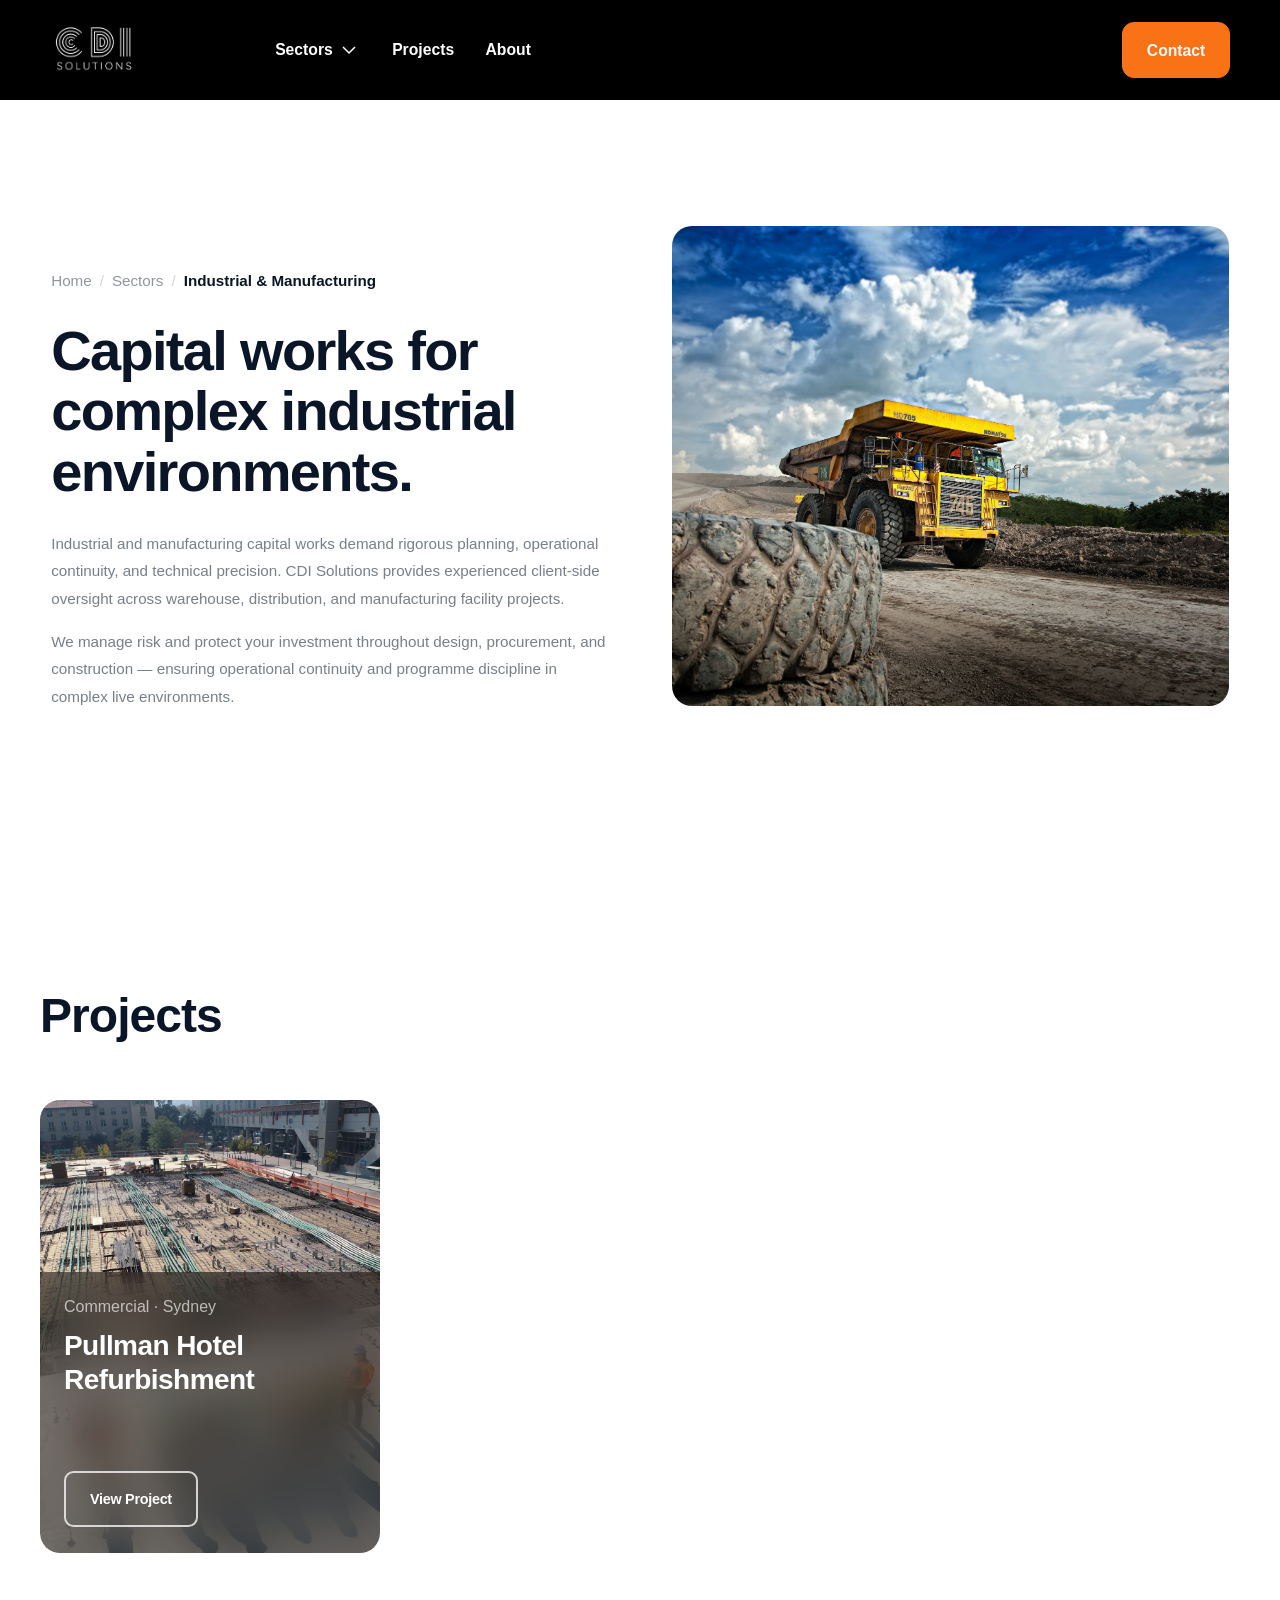
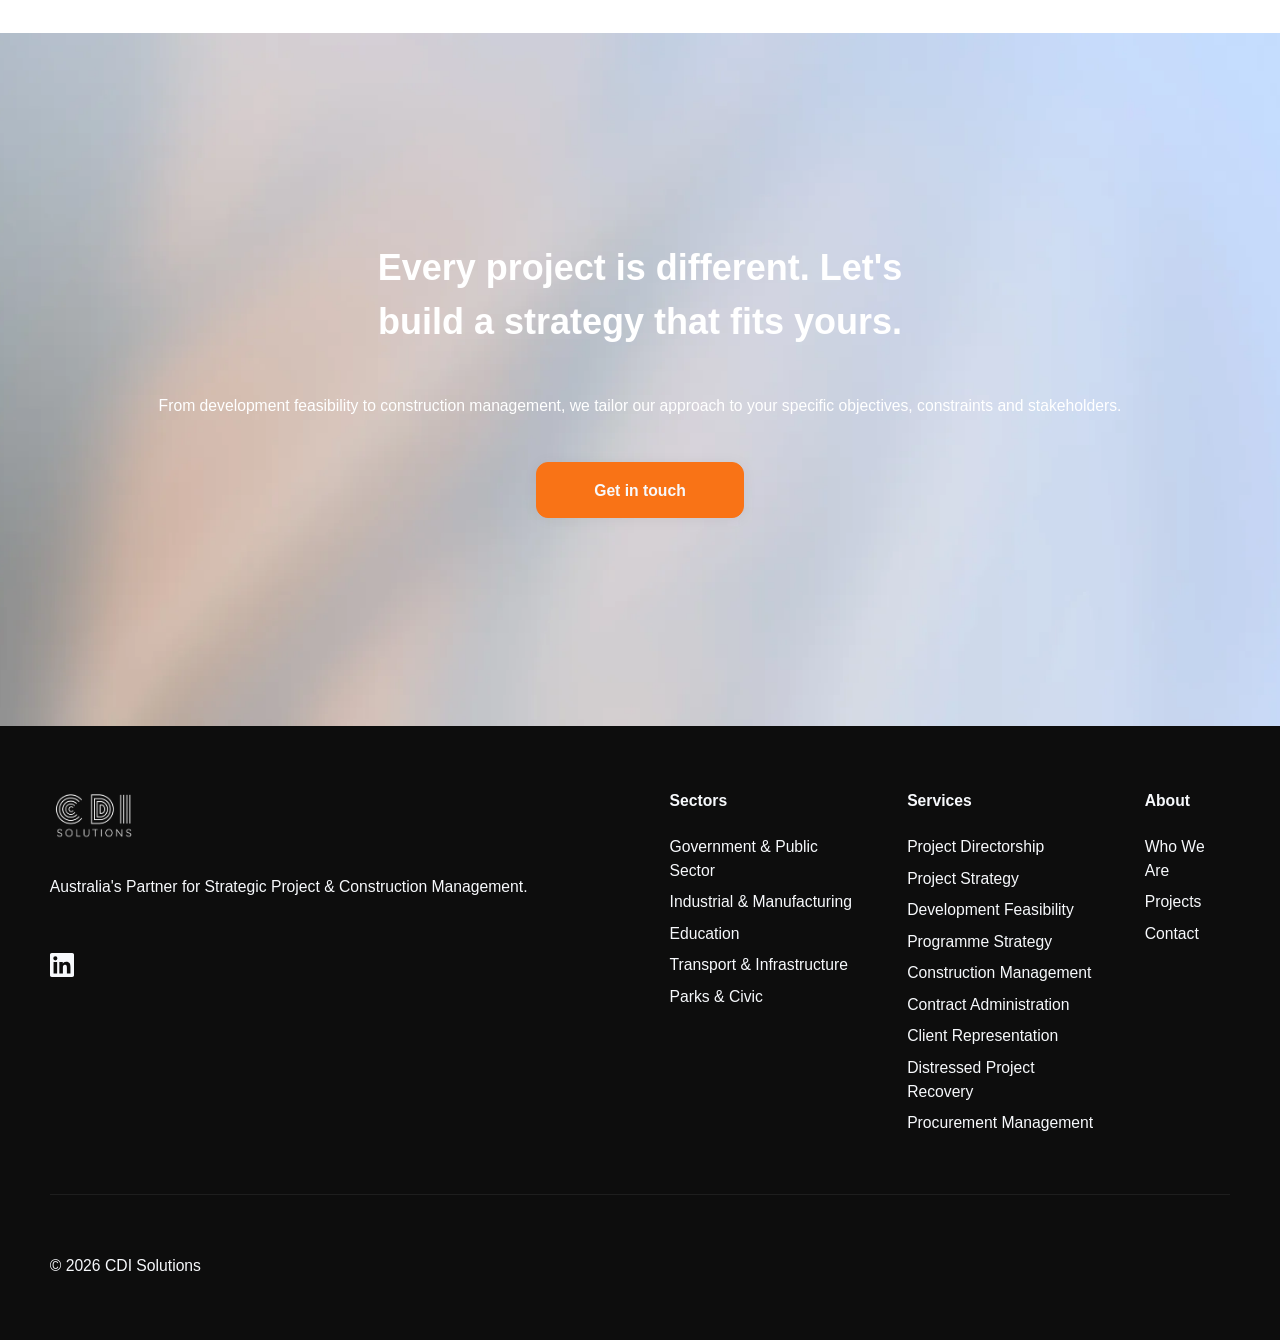
<file: sectors/industrial-manufacturing.html>
<!DOCTYPE html>
<html lang="en">
<head>
  <meta content="text/html; charset=utf-8" http-equiv="Content-Type"/>
  <title>Industrial &amp; Manufacturing | CDI Solutions</title>
  <meta content="CDI Solutions provides expert client-side project management for industrial and manufacturing capital works across Australia." name="description"/>
  <meta content="width=device-width, initial-scale=1" name="viewport"/>
  <link href="../assets/styles.css" rel="stylesheet" type="text/css"/>
  <link href="../assets/custom.css" rel="stylesheet" type="text/css"/>
  <link rel="icon" href="../favicon.ico"/>
</head>
<body class="page-dark">

  <!-- ═══════════ NAV ═══════════ -->
  <div class="nav w-nav" data-animation="default" data-collapse="medium" data-duration="0" data-easing="ease" data-easing2="ease" data-wf--global-navbar-transparant--variant="base" role="banner" style="background-color: transparent;">
    <div class="nav_contain u-container-full">
      <div aria-controls="w-nav-overlay-0" aria-expanded="false" aria-haspopup="menu" aria-label="menu" class="mobile_menu_button w-nav-button" role="button" style="-webkit-user-select: text;" tabindex="0">
        <svg class="mobile_menu_open" fill="none" viewbox="0 0 24 24" width="100%" xmlns="http://www.w3.org/2000/svg">
          <g clip-path="url(#clip0_2188_3574)">
            <path d="M3 18H21V16H3V18ZM3 13H21V11H3V13ZM3 6V8H21V6H3Z" fill="currentColor"></path>
          </g>
        </svg>
        <svg class="mobile_menu_close" fill="none" viewbox="0 0 24 24" width="100%" xmlns="http://www.w3.org/2000/svg">
          <g clip-path="url(#clip0_2188_3577)">
            <path d="M6.34292 19.4142L19.0708 6.68629L17.6566 5.27208L4.92871 18L6.34292 19.4142Z" fill="currentColor"></path>
            <path d="M6.34326 5L4.92905 6.41421L17.657 19.1421L19.0712 17.7279L6.34326 5Z" fill="currentColor"></path>
          </g>
        </svg>
      </div>
      <a aria-label="CDI Solutions Home" class="nav_logo_wrap w-inline-block" href="../">
        <img alt="CDI Solutions" class="nav_1_logo" src="../cdisolutionstransperantwhite.png" style="height:56px;width:auto;"/>
      </a>
      <nav class="nav_layout w-nav-menu" role="navigation">
        <div class="nav_scroll">
          <ul class="nav_links_wrap is-desktop w-list-unstyled" role="list">
            <li class="nav_1_links_item">
              <div class="nav_1_dropdown_component w-dropdown" data-delay="400" data-hover="true">
                <div aria-controls="w-dropdown-list-0" aria-expanded="false" aria-haspopup="menu" class="nav_1_links_link is-desktop w-dropdown-toggle" id="w-dropdown-toggle-0" role="button" tabindex="0">
                  <div class="nav_1_links_text">Sectors</div>
                  <svg class="nav_1_links_svg" fill="none" viewbox="0 0 24 24" width="100%" xmlns="http://www.w3.org/2000/svg">
                    <path d="M6 8.99993L12 14.9999L18 8.99988" stroke="currentColor" stroke-miterlimit="16" stroke-width="1.5"></path>
                  </svg>
                </div>
                <nav aria-labelledby="w-dropdown-toggle-0" class="nav_1_dropdown_main_wrap is-desktop w-dropdown-list" id="w-dropdown-list-0" style="display: none; opacity: 0; transform: translate3d(0px, 1rem, 0px) scale3d(1, 1, 1) rotateX(0deg) rotateY(0deg) rotateZ(0deg) skew(0deg, 0deg); transform-style: preserve-3d;">
                  <div class="nav_1_dropdown_main_content">
                    <div class="nav_1_dropdown_main_scroll is-desktop w-dyn-list">
                      <div class="nav_1_dropdown_list w-dyn-items" role="list">
                        <div class="nav_1_dropdown_item w-dyn-item" role="listitem">
                          <a class="nav_1_dropdown_link is-desktop w-inline-block" href="../sectors/government-public-sector.html" tabindex="0">
                            <img alt="" class="nav_1_dropdown_icon" loading="lazy" src="../assets/6894092b8d6058a917da40b2_domain.svg"/>
                            <div class="nav_1_dropdown_text">Government &amp; Public Sector</div>
                          </a>
                        </div>
                        <div class="nav_1_dropdown_item w-dyn-item" role="listitem">
                          <a class="nav_1_dropdown_link is-desktop w-inline-block" href="../sectors/industrial-manufacturing.html" tabindex="0">
                            <img alt="" class="nav_1_dropdown_icon" loading="lazy" src="../assets/68940916dadbf3dfd6a3638a_precision_manufacturing.svg"/>
                            <div class="nav_1_dropdown_text">Industrial &amp; Manufacturing</div>
                          </a>
                        </div>
                        <div class="nav_1_dropdown_item w-dyn-item" role="listitem">
                          <a class="nav_1_dropdown_link is-desktop w-inline-block" href="../sectors/education.html" tabindex="0">
                            <img alt="" class="nav_1_dropdown_icon" loading="lazy" src="../assets/689408dda9a33aca97e563c2_school.svg"/>
                            <div class="nav_1_dropdown_text">Education</div>
                          </a>
                        </div>
                        <div class="nav_1_dropdown_item w-dyn-item" role="listitem">
                          <a class="nav_1_dropdown_link is-desktop w-inline-block" href="../sectors/transport-infrastructure.html" tabindex="0">
                            <img alt="" class="nav_1_dropdown_icon" loading="lazy" src="../assets/68940904dadbf3dfd6a361ca_train.svg"/>
                            <div class="nav_1_dropdown_text">Transport &amp; Infrastructure</div>
                          </a>
                        </div>
                        <div class="nav_1_dropdown_item w-dyn-item" role="listitem">
                          <a class="nav_1_dropdown_link is-desktop w-inline-block" href="../sectors/parks-civic.html" tabindex="0">
                            <img alt="" class="nav_1_dropdown_icon" loading="lazy" src="../assets/6894093fe2364f6001520cf1_construction.svg"/>
                            <div class="nav_1_dropdown_text">Parks &amp; Civic</div>
                          </a>
                        </div>
                      </div>
                    </div>
                  </div>
                </nav>
              </div>
            </li>
            <li class="nav_1_links_item">
              <a class="nav_1_links_link is-desktop" href="../projects/pullman-hotel-refurbishment.html">
                <div class="nav_1_links_text">Projects</div>
              </a>
            </li>
            <li class="nav_1_links_item">
              <a class="nav_1_links_link is-desktop" href="../about.html">
                <div class="nav_1_links_text">About</div>
              </a>
            </li>
          </ul>
          <ul class="nav_actions_wrap is-desktop w-list-unstyled" role="list">
            <li class="nav_1_buttons_item is-main is-desktop">
              <div class="btn_main_wrap is-grow-tablet">
                <div class="g_clickable_wrap">
                  <a class="g_clickable_link w-inline-block" href="../contact.html">
                    <span class="g_clickable_text u-sr-only">Contact</span>
                  </a>
                  <button class="g_clickable_btn" type="button">
                    <span class="g_clickable_text u-sr-only">Contact</span>
                  </button>
                </div>
                <div aria-hidden="true" class="btn_main_text">Contact</div>
              </div>
            </li>
          </ul>
        </div>
      </nav>
      <div class="mobile_cta_button">
        <div class="btn_main_wrap" data-wf--btn-main--style="primary">
          <div class="g_clickable_wrap">
            <a class="g_clickable_link w-inline-block" href="../contact.html">
              <span class="g_clickable_text u-sr-only">Contact</span>
            </a>
            <button class="g_clickable_btn" type="button">
              <span class="g_clickable_text u-sr-only">Contact</span>
            </button>
          </div>
          <div aria-hidden="true" class="btn_main_text">Contact</div>
        </div>
      </div>
    </div>
    <div class="w-nav-overlay" data-wf-ignore="" id="w-nav-overlay-0"></div>
  </div>

  <!-- ═══════════ MOBILE NAV OVERLAY ═══════════ -->
  <div id="mob-nav" aria-hidden="true" role="dialog" aria-label="Navigation">
    <div class="mn-item">
      <button class="mn-toggle" aria-expanded="false">
        Sectors
        <svg class="mn-chevron" fill="none" viewBox="0 0 24 24" xmlns="http://www.w3.org/2000/svg"><path d="M6 8.99993L12 14.9999L18 8.99988" stroke="currentColor" stroke-miterlimit="16" stroke-width="1.5"/></svg>
      </button>
      <div class="mn-sub" hidden>
        <a href="../sectors/government-public-sector.html"><img src="../assets/6894092b8d6058a917da40b2_domain.svg" alt=""/>Government &amp; Public Sector</a>
        <a href="../sectors/industrial-manufacturing.html"><img src="../assets/68940916dadbf3dfd6a3638a_precision_manufacturing.svg" alt=""/>Industrial &amp; Manufacturing</a>
        <a href="../sectors/education.html"><img src="../assets/689408dda9a33aca97e563c2_school.svg" alt=""/>Education</a>
        <a href="../sectors/transport-infrastructure.html"><img src="../assets/68940904dadbf3dfd6a361ca_train.svg" alt=""/>Transport &amp; Infrastructure</a>
        <a href="../sectors/parks-civic.html"><img src="../assets/6894093fe2364f6001520cf1_construction.svg" alt=""/>Parks &amp; Civic</a>
      </div>
    </div>
    <div class="mn-item">
      <a class="mn-toggle" href="../projects/pullman-hotel-refurbishment.html" style="text-decoration:none;">Projects</a>
    </div>
    <div class="mn-item">
      <a class="mn-toggle" href="../about.html" style="text-decoration:none;">About</a>
    </div>
    <div class="mn-cta">
      <a href="../contact.html">Get in Touch</a>
    </div>
  </div>

  <!-- ═══════════ PAGE BODY ═══════════ -->
  <main>

    <!-- HERO -->
    <section class="sx-hero">
      <div class="sx-hero-inner">
        <div class="sx-hero-text">
          <nav class="sx-breadcrumb" aria-label="Breadcrumb">
            <a href="../">Home</a>
            <span class="sx-breadcrumb-sep">/</span>
            <a href="../">Sectors</a>
            <span class="sx-breadcrumb-sep">/</span>
            <span class="sx-breadcrumb-current">Industrial &amp; Manufacturing</span>
          </nav>
          <h1 class="sx-title">Capital works for complex industrial environments.</h1>
          <div class="sx-body-paras">
            <p class="sx-body-para">Industrial and manufacturing capital works demand rigorous planning, operational continuity, and technical precision. CDI Solutions provides experienced client-side oversight across warehouse, distribution, and manufacturing facility projects.</p>
            <p class="sx-body-para">We manage risk and protect your investment throughout design, procurement, and construction — ensuring operational continuity and programme discipline in complex live environments.</p>
          </div>
        </div>
        <div class="sx-hero-img-wrap">
          <img class="sx-hero-img" src="../assets/689d8dabcd32901b1a35494e_dominik-vanyi-1HEDPbH6HIE-unsplash.jpg" alt="Industrial &amp; Manufacturing"/>
        </div>
      </div>
    </section>

    <!-- PROJECTS -->
    <section style="background:#fff; padding: 5rem 1.5rem;">
      <div style="max-width:1200px; margin:0 auto; display:flex; flex-direction:column; align-items:flex-start; gap:3rem;">
        <h2 style="font-size:3rem; font-weight:800; color:#0a1628; letter-spacing:-0.02em; margin:0; text-align:left;">Projects</h2>
        <div style="display:flex; flex-wrap:wrap; gap:1.5rem;">

          <a href="../projects/pullman-hotel-refurbishment.html" class="insight_col_item" style="text-decoration:none; display:block;">
            <img class="insight_col_bg_img" src="../assets/689d89221cc9d52666b5bd09_scott-blake-x-ghf9LjrVg-unsplash (1).jpg" alt="Pullman Hotel Refurbishment" loading="lazy">
            <div class="insight_col_blur_section">
              <div class="insight_col_content">
                <div class="insight_col_sector">Commercial · Sydney</div>
                <div class="insight_col_title">Pullman Hotel Refurbishment</div>
                <div class="insight_col_btn">View Project</div>
              </div>
            </div>
          </a>

        </div>
      </div>
    </section>

  </main>

  <!-- ═══════════ CTA ═══════════ -->
  <section class="cta_wrap">
    <div class="cta_contain u-container-small u-text-align-center u-zindex-1">
      <div class="cta_layout u-vflex-center-top u-gap-7">
        <div class="g_paragraph w-richtext u-text-style-h4" data-anim-para="false" data-wf--global-paragraph--settings-font-style="main">
          <p>Every project is different. Let's build a strategy that fits yours.</p>
        </div>
        <div class="g_paragraph w-richtext" data-anim-para="false" data-wf--global-paragraph--settings-font-style="main">
          <p>From development feasibility to construction management, we tailor our approach to your specific objectives, constraints and stakeholders.</p>
        </div>
        <div class="cta_button_wrap u-hflex-center-center u-gap-5">
          <div class="cta_button">
            <div class="btn_main_wrap" data-wf--btn-main--style="primary">
              <div class="g_clickable_wrap">
                <a class="g_clickable_link w-inline-block" href="../contact.html">
                  <span class="g_clickable_text u-sr-only">Get in Touch</span>
                </a>
                <button class="g_clickable_btn" type="button">
                  <span class="g_clickable_text u-sr-only">Get in Touch</span>
                </button>
              </div>
              <div aria-hidden="true" class="btn_main_text">Get in touch</div>
            </div>
          </div>
        </div>
      </div>
    </div>
    <div class="cta_bg_wrap u-cover-absolute u-zindex-0">
      <figure class="g_visual_wrap u-position-relative u-cover">
        <img alt="" class="g_img" data-anim-parallax="false" loading="lazy" src="../assets/6892fd4e846050fe5b7f2a8e_CTA bg.webp"/>
      </figure>
    </div>
  </section>

  <!-- ═══════════ FOOTER ═══════════ -->
  <footer class="footer u-theme-dark">
    <div class="g_spacer w-variant-d422cbd0-f212-c815-68df-63414354c21d" data-wf--global-spacer--section-space="small"></div>
    <div class="footer_contain u-container">
      <div class="footer_layout u-grid-autofit u-gap-8">
        <div class="footer_left u-vflex-left-top u-gap-6">
          <img src="../cdisolutionstransperantwhite.png" alt="CDI Solutions" class="footer_logo" style="height:56px;width:auto;display:block;">
          <div class="g_paragraph w-richtext" data-anim-para="false" data-wf--global-paragraph--settings-font-style="main">
            <p>Australia's Partner for Strategic Project &amp; Construction Management.</p>
          </div>
          <div class="footer_social_wrap u-mt-5 u-hflex-left-center">
            <div class="footer_social_item">
              <a class="g_clickable_link w-inline-block" href="https://www.linkedin.com/in/adam-goodyer-a93263122/" target="_blank" rel="noopener noreferrer">
                <span class="g_clickable_text u-sr-only">LinkedIn</span>
              </a>
              <svg fill="none" viewBox="0 0 24 24" width="100%" xmlns="http://www.w3.org/2000/svg">
                <path d="M20.447 20.452h-3.554v-5.569c0-1.328-.027-3.037-1.852-3.037-1.853 0-2.136 1.445-2.136 2.939v5.667H9.351V9h3.414v1.561h.046c.477-.9 1.637-1.85 3.37-1.85 3.601 0 4.267 2.37 4.267 5.455v6.286zM5.337 7.433a2.062 2.062 0 01-2.063-2.065 2.064 2.064 0 112.063 2.065zm1.782 13.019H3.555V9h3.564v11.452zM22.225 0H1.771C.792 0 0 .774 0 1.729v20.542C0 23.227.792 24 1.771 24h20.451C23.2 24 24 23.227 24 22.271V1.729C24 .774 23.2 0 22.222 0h.003z" fill="currentColor"/>
              </svg>
            </div>
          </div>
        </div>
        <div class="footer_menu_wrap u-hflex-right-top u-gap-7">
          <div class="footer_menu_item u-vflex-left-top u-gap-5">
            <div class="footer_menu_title u-weight-bold">Sectors</div>
            <div class="footer_menu_wrap w-dyn-list">
              <div class="footer_menu_list w-dyn-items" role="list">
                <div class="footer_menu_item w-dyn-item" role="listitem"><a class="footer_link" href="../sectors/government-public-sector.html">Government &amp; Public Sector</a></div>
                <div class="footer_menu_item w-dyn-item" role="listitem"><a class="footer_link" href="../sectors/industrial-manufacturing.html">Industrial &amp; Manufacturing</a></div>
                <div class="footer_menu_item w-dyn-item" role="listitem"><a class="footer_link" href="../sectors/education.html">Education</a></div>
                <div class="footer_menu_item w-dyn-item" role="listitem"><a class="footer_link" href="../sectors/transport-infrastructure.html">Transport &amp; Infrastructure</a></div>
                <div class="footer_menu_item w-dyn-item" role="listitem"><a class="footer_link" href="../sectors/parks-civic.html">Parks &amp; Civic</a></div>
              </div>
            </div>
          </div>
          <div class="footer_menu_item u-vflex-left-top u-gap-5">
            <div class="footer_menu_title u-weight-bold">Services</div>
            <div class="footer_menu_wrap w-dyn-list">
              <div class="footer_menu_list w-dyn-items" role="list">
                <div class="footer_menu_item w-dyn-item" role="listitem"><a class="footer_link" href="../contact.html">Project Directorship</a></div>
                <div class="footer_menu_item w-dyn-item" role="listitem"><a class="footer_link" href="../contact.html">Project Strategy</a></div>
                <div class="footer_menu_item w-dyn-item" role="listitem"><a class="footer_link" href="../contact.html">Development Feasibility</a></div>
                <div class="footer_menu_item w-dyn-item" role="listitem"><a class="footer_link" href="../contact.html">Programme Strategy</a></div>
                <div class="footer_menu_item w-dyn-item" role="listitem"><a class="footer_link" href="../contact.html">Construction Management</a></div>
                <div class="footer_menu_item w-dyn-item" role="listitem"><a class="footer_link" href="../contact.html">Contract Administration</a></div>
                <div class="footer_menu_item w-dyn-item" role="listitem"><a class="footer_link" href="../contact.html">Client Representation</a></div>
                <div class="footer_menu_item w-dyn-item" role="listitem"><a class="footer_link" href="../contact.html">Distressed Project Recovery</a></div>
                <div class="footer_menu_item w-dyn-item" role="listitem"><a class="footer_link" href="../contact.html">Procurement Management</a></div>
              </div>
            </div>
          </div>
          <div class="footer_menu_item u-vflex-left-top u-gap-5">
            <div class="footer_menu_title u-weight-bold">About</div>
            <ul class="footer_menu_list" role="list">
              <li class="footer_menu_link"><a class="footer_link" href="../about.html">Who We Are</a></li>
              <li class="footer_menu_link"><a class="footer_link" href="../projects/pullman-hotel-refurbishment.html">Projects</a></li>
              <li class="footer_menu_link"><a class="footer_link" href="../contact.html">Contact</a></li>
            </ul>
          </div>
        </div>
      </div>
      <div class="footer_bottom">
        <div class="footer_line"></div>
        <div class="footer_copyright_wrap u-hflex-between-center">
          <div>&copy; 2026 CDI Solutions</div>
        </div>
      </div>
    </div>
    <div class="g_spacer w-variant-d422cbd0-f212-c815-68df-63414354c21d" data-wf--global-spacer--section-space="small"></div>
  </footer>

  <!-- ═══════════ SCRIPTS ═══════════ -->
  <script>
  (function() {
    var ORANGE = 'rgb(17, 17, 17)';
    var THRESHOLD = 50;
    var nav, observer, blocking = false;
    function correctColor() { return window.scrollY > THRESHOLD ? ORANGE : 'transparent'; }
    function applyColor() {
      if (!nav) return;
      var correct = correctColor();
      if (nav.style.backgroundColor !== correct) { blocking = true; nav.style.backgroundColor = correct; blocking = false; }
    }
    function init() {
      nav = document.querySelector('.nav.w-nav');
      if (!nav) return;
      applyColor();
      window.addEventListener('scroll', applyColor, { passive: true });
      observer = new MutationObserver(function() { if (!blocking) applyColor(); });
      observer.observe(nav, { attributes: true, attributeFilter: ['style'] });
    }
    if (document.readyState === 'loading') { document.addEventListener('DOMContentLoaded', init); } else { init(); }
  })();
  </script>
  <script>
  (function() {
    var nav = document.querySelector('.nav.w-nav');
    var btn = document.querySelector('.w-nav-button');
    var overlay = document.getElementById('mob-nav');
    if (!nav || !btn) return;
    function closeMob() {
      btn.classList.remove('w--open');
      btn.setAttribute('aria-expanded', 'false');
      document.body.style.overflow = '';
      if (overlay) {
        overlay.setAttribute('aria-hidden', 'true');
        overlay.querySelectorAll('.mn-toggle[aria-expanded="true"]').forEach(function(t) {
          t.setAttribute('aria-expanded', 'false');
          if (t.nextElementSibling) t.nextElementSibling.setAttribute('hidden', '');
        });
        overlay.classList.add('mn-closing');
        overlay.addEventListener('animationend', function handler() {
          overlay.classList.remove('mn-closing');
          nav.classList.remove('nav-open');
          overlay.removeEventListener('animationend', handler);
        });
      } else { nav.classList.remove('nav-open'); }
    }
    function openMob() {
      nav.classList.add('nav-open');
      btn.classList.add('w--open');
      btn.setAttribute('aria-expanded', 'true');
      document.body.style.overflow = 'hidden';
      if (overlay) overlay.setAttribute('aria-hidden', 'false');
    }
    btn.addEventListener('click', function(e) { e.stopPropagation(); nav.classList.contains('nav-open') ? closeMob() : openMob(); });
    document.addEventListener('click', function(e) {
      if (!nav.classList.contains('nav-open')) return;
      if (!nav.contains(e.target) && (!overlay || !overlay.contains(e.target))) closeMob();
    });
  })();
  </script>
  <script>
  (function() {
    var overlay = document.getElementById('mob-nav');
    if (!overlay) return;
    overlay.querySelectorAll('.mn-toggle').forEach(function(toggle) {
      toggle.addEventListener('click', function() {
        var isOpen = toggle.getAttribute('aria-expanded') === 'true';
        overlay.querySelectorAll('.mn-toggle').forEach(function(t) {
          t.setAttribute('aria-expanded', 'false');
          if (t.nextElementSibling) t.nextElementSibling.setAttribute('hidden', '');
        });
        if (!isOpen) {
          toggle.setAttribute('aria-expanded', 'true');
          if (toggle.nextElementSibling) toggle.nextElementSibling.removeAttribute('hidden');
        }
      });
    });
  })();
  </script>
  <script>
  (function() {
    function closeAllExcept(except) {
      document.querySelectorAll('.w-dropdown.w--open').forEach(function(d) {
        if (d === except) return;
        var l = d.querySelector('.w-dropdown-list');
        var t = d.querySelector('.w-dropdown-toggle');
        if (l) l.style.display = 'none';
        if (t) { t.setAttribute('aria-expanded', 'false'); t.classList.remove('w--open'); }
        d.classList.remove('w--open');
      });
    }
    document.querySelectorAll('.w-dropdown').forEach(function(dropdown) {
      var toggle = dropdown.querySelector('.w-dropdown-toggle');
      var list = dropdown.querySelector('.w-dropdown-list');
      if (!toggle || !list) return;
      var hoverTimer = null;
      function openDrop() {
        closeAllExcept(dropdown);
        list.style.display = 'block'; list.style.opacity = '1';
        list.style.transform = 'none'; list.style.zIndex = '100';
        toggle.setAttribute('aria-expanded', 'true');
        dropdown.classList.add('w--open'); toggle.classList.add('w--open');
      }
      function closeDrop() {
        list.style.display = 'none';
        toggle.setAttribute('aria-expanded', 'false');
        dropdown.classList.remove('w--open'); toggle.classList.remove('w--open');
      }
      toggle.addEventListener('click', function(e) { e.stopPropagation(); dropdown.classList.contains('w--open') ? closeDrop() : openDrop(); });
      if (dropdown.getAttribute('data-hover') === 'true') {
        dropdown.addEventListener('mouseenter', function() { clearTimeout(hoverTimer); openDrop(); });
        dropdown.addEventListener('mouseleave', function() { hoverTimer = setTimeout(closeDrop, 150); });
      }
    });
    document.addEventListener('click', function() { closeAllExcept(null); });
  })();
  </script>

</body>
</html>
</file>
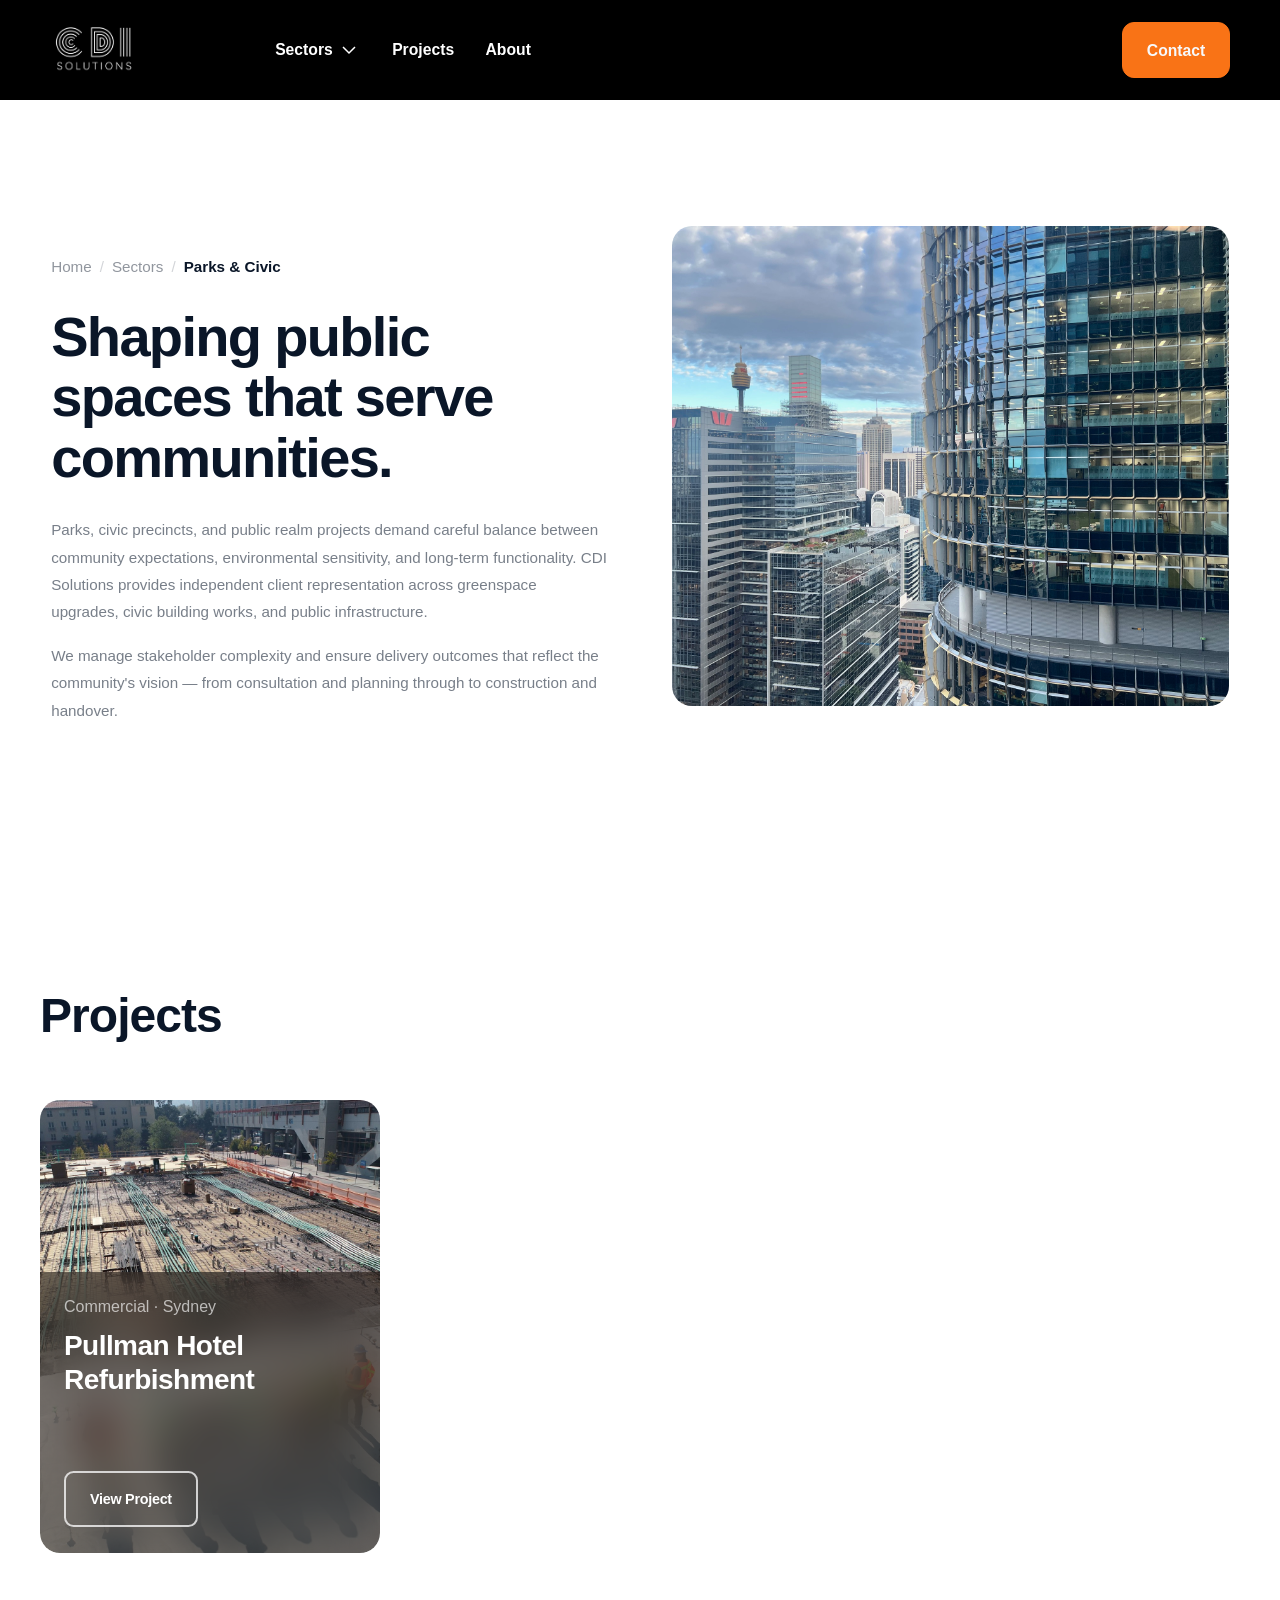
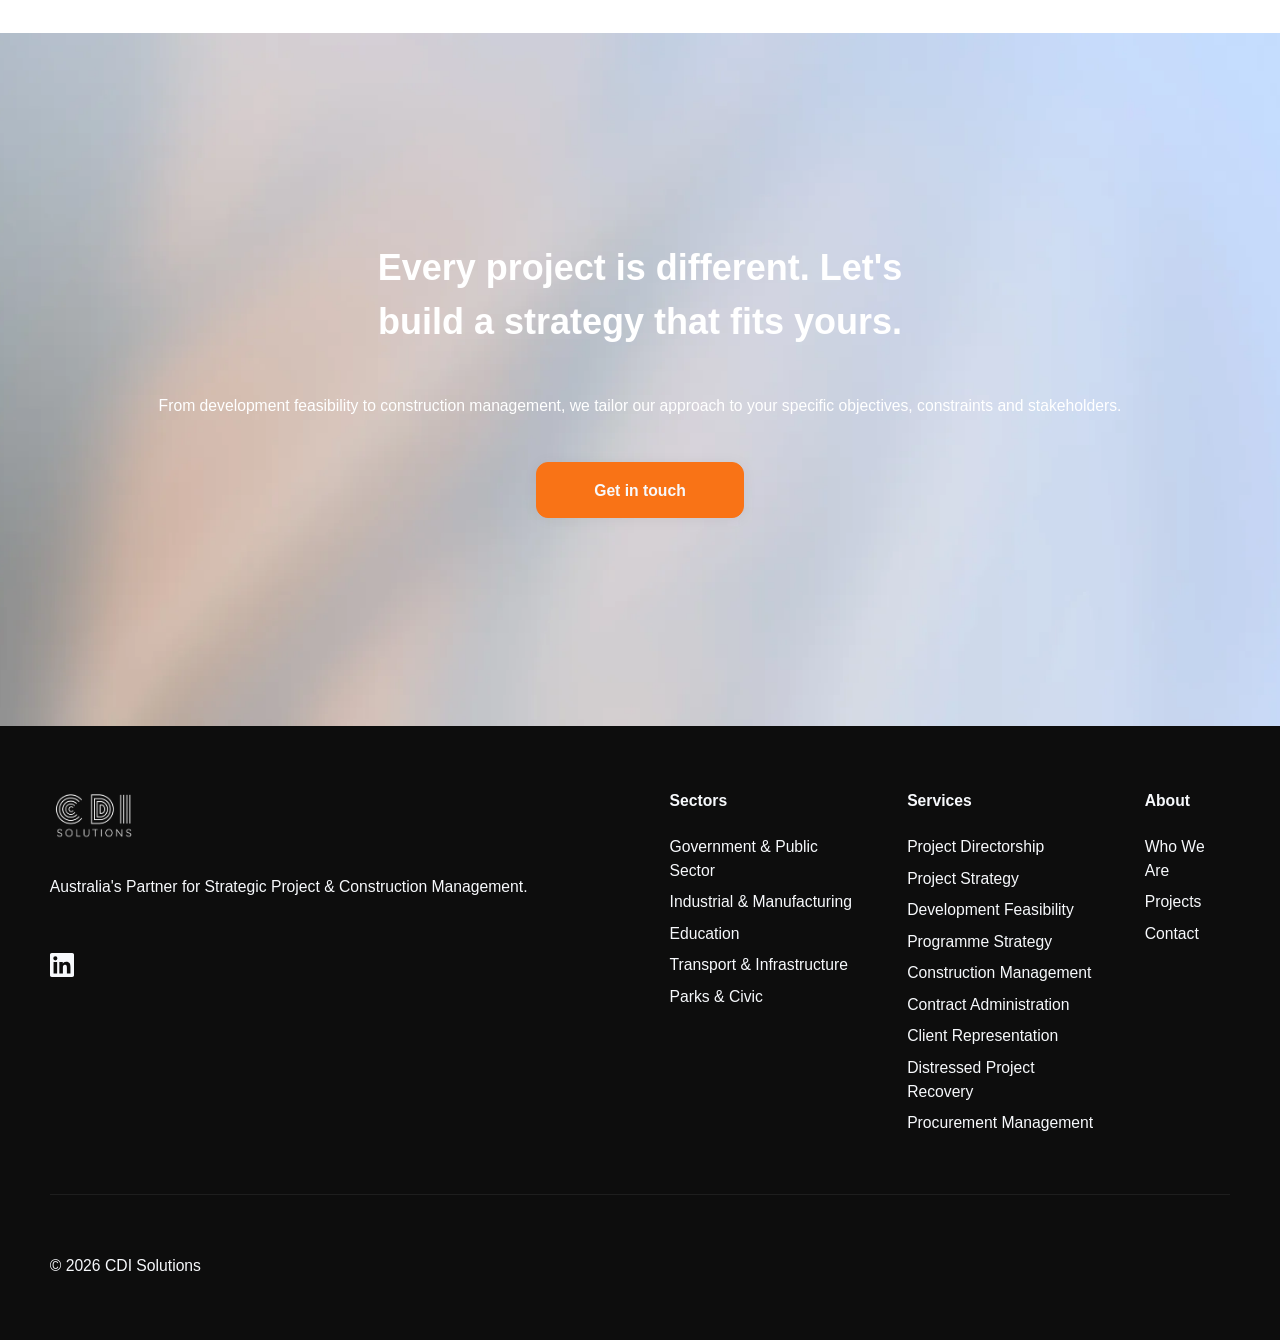
<file: sectors/parks-civic.html>
<!DOCTYPE html>
<html lang="en">
<head>
  <meta content="text/html; charset=utf-8" http-equiv="Content-Type"/>
  <title>Parks &amp; Civic | CDI Solutions</title>
  <meta content="CDI Solutions delivers parks, civic spaces, and public realm projects with an understanding of community consultation, staged delivery, and sensitive environmental contexts." name="description"/>
  <meta content="width=device-width, initial-scale=1" name="viewport"/>
  <link href="../assets/styles.css" rel="stylesheet" type="text/css"/>
  <link href="../assets/custom.css" rel="stylesheet" type="text/css"/>
  <link rel="icon" href="../favicon.ico"/>
</head>
<body class="page-dark">

  <!-- ═══════════ NAV ═══════════ -->
  <div class="nav w-nav" data-animation="default" data-collapse="medium" data-duration="0" data-easing="ease" data-easing2="ease" data-wf--global-navbar-transparant--variant="base" role="banner" style="background-color: transparent;">
    <div class="nav_contain u-container-full">
      <div aria-controls="w-nav-overlay-0" aria-expanded="false" aria-haspopup="menu" aria-label="menu" class="mobile_menu_button w-nav-button" role="button" style="-webkit-user-select: text;" tabindex="0">
        <svg class="mobile_menu_open" fill="none" viewbox="0 0 24 24" width="100%" xmlns="http://www.w3.org/2000/svg">
          <g clip-path="url(#clip0_2188_3574)">
            <path d="M3 18H21V16H3V18ZM3 13H21V11H3V13ZM3 6V8H21V6H3Z" fill="currentColor"></path>
          </g>
        </svg>
        <svg class="mobile_menu_close" fill="none" viewbox="0 0 24 24" width="100%" xmlns="http://www.w3.org/2000/svg">
          <g clip-path="url(#clip0_2188_3577)">
            <path d="M6.34292 19.4142L19.0708 6.68629L17.6566 5.27208L4.92871 18L6.34292 19.4142Z" fill="currentColor"></path>
            <path d="M6.34326 5L4.92905 6.41421L17.657 19.1421L19.0712 17.7279L6.34326 5Z" fill="currentColor"></path>
          </g>
        </svg>
      </div>
      <a aria-label="CDI Solutions Home" class="nav_logo_wrap w-inline-block" href="../">
        <img alt="CDI Solutions" class="nav_1_logo" src="../cdisolutionstransperantwhite.png" style="height:56px;width:auto;"/>
      </a>
      <nav class="nav_layout w-nav-menu" role="navigation">
        <div class="nav_scroll">
          <ul class="nav_links_wrap is-desktop w-list-unstyled" role="list">
            <li class="nav_1_links_item">
              <div class="nav_1_dropdown_component w-dropdown" data-delay="400" data-hover="true">
                <div aria-controls="w-dropdown-list-0" aria-expanded="false" aria-haspopup="menu" class="nav_1_links_link is-desktop w-dropdown-toggle" id="w-dropdown-toggle-0" role="button" tabindex="0">
                  <div class="nav_1_links_text">Sectors</div>
                  <svg class="nav_1_links_svg" fill="none" viewbox="0 0 24 24" width="100%" xmlns="http://www.w3.org/2000/svg">
                    <path d="M6 8.99993L12 14.9999L18 8.99988" stroke="currentColor" stroke-miterlimit="16" stroke-width="1.5"></path>
                  </svg>
                </div>
                <nav aria-labelledby="w-dropdown-toggle-0" class="nav_1_dropdown_main_wrap is-desktop w-dropdown-list" id="w-dropdown-list-0" style="display: none; opacity: 0; transform: translate3d(0px, 1rem, 0px) scale3d(1, 1, 1) rotateX(0deg) rotateY(0deg) rotateZ(0deg) skew(0deg, 0deg); transform-style: preserve-3d;">
                  <div class="nav_1_dropdown_main_content">
                    <div class="nav_1_dropdown_main_scroll is-desktop w-dyn-list">
                      <div class="nav_1_dropdown_list w-dyn-items" role="list">
                        <div class="nav_1_dropdown_item w-dyn-item" role="listitem">
                          <a class="nav_1_dropdown_link is-desktop w-inline-block" href="../sectors/government-public-sector.html" tabindex="0">
                            <img alt="" class="nav_1_dropdown_icon" loading="lazy" src="../assets/6894092b8d6058a917da40b2_domain.svg"/>
                            <div class="nav_1_dropdown_text">Government &amp; Public Sector</div>
                          </a>
                        </div>
                        <div class="nav_1_dropdown_item w-dyn-item" role="listitem">
                          <a class="nav_1_dropdown_link is-desktop w-inline-block" href="../sectors/industrial-manufacturing.html" tabindex="0">
                            <img alt="" class="nav_1_dropdown_icon" loading="lazy" src="../assets/68940916dadbf3dfd6a3638a_precision_manufacturing.svg"/>
                            <div class="nav_1_dropdown_text">Industrial &amp; Manufacturing</div>
                          </a>
                        </div>
                        <div class="nav_1_dropdown_item w-dyn-item" role="listitem">
                          <a class="nav_1_dropdown_link is-desktop w-inline-block" href="../sectors/education.html" tabindex="0">
                            <img alt="" class="nav_1_dropdown_icon" loading="lazy" src="../assets/689408dda9a33aca97e563c2_school.svg"/>
                            <div class="nav_1_dropdown_text">Education</div>
                          </a>
                        </div>
                        <div class="nav_1_dropdown_item w-dyn-item" role="listitem">
                          <a class="nav_1_dropdown_link is-desktop w-inline-block" href="../sectors/transport-infrastructure.html" tabindex="0">
                            <img alt="" class="nav_1_dropdown_icon" loading="lazy" src="../assets/68940904dadbf3dfd6a361ca_train.svg"/>
                            <div class="nav_1_dropdown_text">Transport &amp; Infrastructure</div>
                          </a>
                        </div>
                        <div class="nav_1_dropdown_item w-dyn-item" role="listitem">
                          <a class="nav_1_dropdown_link is-desktop w-inline-block" href="../sectors/parks-civic.html" tabindex="0">
                            <img alt="" class="nav_1_dropdown_icon" loading="lazy" src="../assets/6894093fe2364f6001520cf1_construction.svg"/>
                            <div class="nav_1_dropdown_text">Parks &amp; Civic</div>
                          </a>
                        </div>
                      </div>
                    </div>
                  </div>
                </nav>
              </div>
            </li>
            <li class="nav_1_links_item">
              <a class="nav_1_links_link is-desktop" href="../projects/pullman-hotel-refurbishment.html">
                <div class="nav_1_links_text">Projects</div>
              </a>
            </li>
            <li class="nav_1_links_item">
              <a class="nav_1_links_link is-desktop" href="../about.html">
                <div class="nav_1_links_text">About</div>
              </a>
            </li>
          </ul>
          <ul class="nav_actions_wrap is-desktop w-list-unstyled" role="list">
            <li class="nav_1_buttons_item is-main is-desktop">
              <div class="btn_main_wrap is-grow-tablet">
                <div class="g_clickable_wrap">
                  <a class="g_clickable_link w-inline-block" href="../contact.html">
                    <span class="g_clickable_text u-sr-only">Contact</span>
                  </a>
                  <button class="g_clickable_btn" type="button">
                    <span class="g_clickable_text u-sr-only">Contact</span>
                  </button>
                </div>
                <div aria-hidden="true" class="btn_main_text">Contact</div>
              </div>
            </li>
          </ul>
        </div>
      </nav>
      <div class="mobile_cta_button">
        <div class="btn_main_wrap" data-wf--btn-main--style="primary">
          <div class="g_clickable_wrap">
            <a class="g_clickable_link w-inline-block" href="../contact.html">
              <span class="g_clickable_text u-sr-only">Contact</span>
            </a>
            <button class="g_clickable_btn" type="button">
              <span class="g_clickable_text u-sr-only">Contact</span>
            </button>
          </div>
          <div aria-hidden="true" class="btn_main_text">Contact</div>
        </div>
      </div>
    </div>
    <div class="w-nav-overlay" data-wf-ignore="" id="w-nav-overlay-0"></div>
  </div>

  <!-- ═══════════ MOBILE NAV OVERLAY ═══════════ -->
  <div id="mob-nav" aria-hidden="true" role="dialog" aria-label="Navigation">
    <div class="mn-item">
      <button class="mn-toggle" aria-expanded="false">
        Sectors
        <svg class="mn-chevron" fill="none" viewBox="0 0 24 24" xmlns="http://www.w3.org/2000/svg"><path d="M6 8.99993L12 14.9999L18 8.99988" stroke="currentColor" stroke-miterlimit="16" stroke-width="1.5"/></svg>
      </button>
      <div class="mn-sub" hidden>
        <a href="../sectors/government-public-sector.html"><img src="../assets/6894092b8d6058a917da40b2_domain.svg" alt=""/>Government &amp; Public Sector</a>
        <a href="../sectors/industrial-manufacturing.html"><img src="../assets/68940916dadbf3dfd6a3638a_precision_manufacturing.svg" alt=""/>Industrial &amp; Manufacturing</a>
        <a href="../sectors/education.html"><img src="../assets/689408dda9a33aca97e563c2_school.svg" alt=""/>Education</a>
        <a href="../sectors/transport-infrastructure.html"><img src="../assets/68940904dadbf3dfd6a361ca_train.svg" alt=""/>Transport &amp; Infrastructure</a>
        <a href="../sectors/parks-civic.html"><img src="../assets/6894093fe2364f6001520cf1_construction.svg" alt=""/>Parks &amp; Civic</a>
      </div>
    </div>
    <div class="mn-item">
      <a class="mn-toggle" href="../projects/pullman-hotel-refurbishment.html" style="text-decoration:none;">Projects</a>
    </div>
    <div class="mn-item">
      <a class="mn-toggle" href="../about.html" style="text-decoration:none;">About</a>
    </div>
    <div class="mn-cta">
      <a href="../contact.html">Get in Touch</a>
    </div>
  </div>

  <!-- ═══════════ PAGE BODY ═══════════ -->
  <main>

    <!-- HERO -->
    <section class="sx-hero">
      <div class="sx-hero-inner">
        <div class="sx-hero-text">
          <nav class="sx-breadcrumb" aria-label="Breadcrumb">
            <a href="../">Home</a>
            <span class="sx-breadcrumb-sep">/</span>
            <a href="../">Sectors</a>
            <span class="sx-breadcrumb-sep">/</span>
            <span class="sx-breadcrumb-current">Parks &amp; Civic</span>
          </nav>
          <h1 class="sx-title">Shaping public spaces that serve communities.</h1>
          <div class="sx-body-paras">
            <p class="sx-body-para">Parks, civic precincts, and public realm projects demand careful balance between community expectations, environmental sensitivity, and long-term functionality. CDI Solutions provides independent client representation across greenspace upgrades, civic building works, and public infrastructure.</p>
            <p class="sx-body-para">We manage stakeholder complexity and ensure delivery outcomes that reflect the community's vision — from consultation and planning through to construction and handover.</p>
          </div>
        </div>
        <div class="sx-hero-img-wrap">
          <img class="sx-hero-img" src="../assets/689d8b09873a609139f2418c_IMG_6840.jpg" alt="Parks &amp; Civic"/>
        </div>
      </div>
    </section>

    <!-- PROJECTS -->
    <section style="background:#fff; padding: 5rem 1.5rem;">
      <div style="max-width:1200px; margin:0 auto; display:flex; flex-direction:column; align-items:flex-start; gap:3rem;">
        <h2 style="font-size:3rem; font-weight:800; color:#0a1628; letter-spacing:-0.02em; margin:0; text-align:left;">Projects</h2>
        <div style="display:flex; flex-wrap:wrap; gap:1.5rem;">

          <a href="../projects/pullman-hotel-refurbishment.html" class="insight_col_item" style="text-decoration:none; display:block;">
            <img class="insight_col_bg_img" src="../assets/689d89221cc9d52666b5bd09_scott-blake-x-ghf9LjrVg-unsplash (1).jpg" alt="Pullman Hotel Refurbishment" loading="lazy">
            <div class="insight_col_blur_section">
              <div class="insight_col_content">
                <div class="insight_col_sector">Commercial · Sydney</div>
                <div class="insight_col_title">Pullman Hotel Refurbishment</div>
                <div class="insight_col_btn">View Project</div>
              </div>
            </div>
          </a>

        </div>
      </div>
    </section>

  </main>

  <!-- ═══════════ CTA ═══════════ -->
  <section class="cta_wrap">
    <div class="cta_contain u-container-small u-text-align-center u-zindex-1">
      <div class="cta_layout u-vflex-center-top u-gap-7">
        <div class="g_paragraph w-richtext u-text-style-h4" data-anim-para="false" data-wf--global-paragraph--settings-font-style="main">
          <p>Every project is different. Let's build a strategy that fits yours.</p>
        </div>
        <div class="g_paragraph w-richtext" data-anim-para="false" data-wf--global-paragraph--settings-font-style="main">
          <p>From development feasibility to construction management, we tailor our approach to your specific objectives, constraints and stakeholders.</p>
        </div>
        <div class="cta_button_wrap u-hflex-center-center u-gap-5">
          <div class="cta_button">
            <div class="btn_main_wrap" data-wf--btn-main--style="primary">
              <div class="g_clickable_wrap">
                <a class="g_clickable_link w-inline-block" href="../contact.html">
                  <span class="g_clickable_text u-sr-only">Get in Touch</span>
                </a>
                <button class="g_clickable_btn" type="button">
                  <span class="g_clickable_text u-sr-only">Get in Touch</span>
                </button>
              </div>
              <div aria-hidden="true" class="btn_main_text">Get in touch</div>
            </div>
          </div>
        </div>
      </div>
    </div>
    <div class="cta_bg_wrap u-cover-absolute u-zindex-0">
      <figure class="g_visual_wrap u-position-relative u-cover">
        <img alt="" class="g_img" data-anim-parallax="false" loading="lazy" src="../assets/6892fd4e846050fe5b7f2a8e_CTA bg.webp"/>
      </figure>
    </div>
  </section>

  <!-- ═══════════ FOOTER ═══════════ -->
  <footer class="footer u-theme-dark">
    <div class="g_spacer w-variant-d422cbd0-f212-c815-68df-63414354c21d" data-wf--global-spacer--section-space="small"></div>
    <div class="footer_contain u-container">
      <div class="footer_layout u-grid-autofit u-gap-8">
        <div class="footer_left u-vflex-left-top u-gap-6">
          <img src="../cdisolutionstransperantwhite.png" alt="CDI Solutions" class="footer_logo" style="height:56px;width:auto;display:block;">
          <div class="g_paragraph w-richtext" data-anim-para="false" data-wf--global-paragraph--settings-font-style="main">
            <p>Australia's Partner for Strategic Project &amp; Construction Management.</p>
          </div>
          <div class="footer_social_wrap u-mt-5 u-hflex-left-center">
            <div class="footer_social_item">
              <a class="g_clickable_link w-inline-block" href="https://www.linkedin.com/in/adam-goodyer-a93263122/" target="_blank" rel="noopener noreferrer">
                <span class="g_clickable_text u-sr-only">LinkedIn</span>
              </a>
              <svg fill="none" viewBox="0 0 24 24" width="100%" xmlns="http://www.w3.org/2000/svg">
                <path d="M20.447 20.452h-3.554v-5.569c0-1.328-.027-3.037-1.852-3.037-1.853 0-2.136 1.445-2.136 2.939v5.667H9.351V9h3.414v1.561h.046c.477-.9 1.637-1.85 3.37-1.85 3.601 0 4.267 2.37 4.267 5.455v6.286zM5.337 7.433a2.062 2.062 0 01-2.063-2.065 2.064 2.064 0 112.063 2.065zm1.782 13.019H3.555V9h3.564v11.452zM22.225 0H1.771C.792 0 0 .774 0 1.729v20.542C0 23.227.792 24 1.771 24h20.451C23.2 24 24 23.227 24 22.271V1.729C24 .774 23.2 0 22.222 0h.003z" fill="currentColor"/>
              </svg>
            </div>
          </div>
        </div>
        <div class="footer_menu_wrap u-hflex-right-top u-gap-7">
          <div class="footer_menu_item u-vflex-left-top u-gap-5">
            <div class="footer_menu_title u-weight-bold">Sectors</div>
            <div class="footer_menu_wrap w-dyn-list">
              <div class="footer_menu_list w-dyn-items" role="list">
                <div class="footer_menu_item w-dyn-item" role="listitem"><a class="footer_link" href="../sectors/government-public-sector.html">Government &amp; Public Sector</a></div>
                <div class="footer_menu_item w-dyn-item" role="listitem"><a class="footer_link" href="../sectors/industrial-manufacturing.html">Industrial &amp; Manufacturing</a></div>
                <div class="footer_menu_item w-dyn-item" role="listitem"><a class="footer_link" href="../sectors/education.html">Education</a></div>
                <div class="footer_menu_item w-dyn-item" role="listitem"><a class="footer_link" href="../sectors/transport-infrastructure.html">Transport &amp; Infrastructure</a></div>
                <div class="footer_menu_item w-dyn-item" role="listitem"><a class="footer_link" href="../sectors/parks-civic.html">Parks &amp; Civic</a></div>
              </div>
            </div>
          </div>
          <div class="footer_menu_item u-vflex-left-top u-gap-5">
            <div class="footer_menu_title u-weight-bold">Services</div>
            <div class="footer_menu_wrap w-dyn-list">
              <div class="footer_menu_list w-dyn-items" role="list">
                <div class="footer_menu_item w-dyn-item" role="listitem"><a class="footer_link" href="../contact.html">Project Directorship</a></div>
                <div class="footer_menu_item w-dyn-item" role="listitem"><a class="footer_link" href="../contact.html">Project Strategy</a></div>
                <div class="footer_menu_item w-dyn-item" role="listitem"><a class="footer_link" href="../contact.html">Development Feasibility</a></div>
                <div class="footer_menu_item w-dyn-item" role="listitem"><a class="footer_link" href="../contact.html">Programme Strategy</a></div>
                <div class="footer_menu_item w-dyn-item" role="listitem"><a class="footer_link" href="../contact.html">Construction Management</a></div>
                <div class="footer_menu_item w-dyn-item" role="listitem"><a class="footer_link" href="../contact.html">Contract Administration</a></div>
                <div class="footer_menu_item w-dyn-item" role="listitem"><a class="footer_link" href="../contact.html">Client Representation</a></div>
                <div class="footer_menu_item w-dyn-item" role="listitem"><a class="footer_link" href="../contact.html">Distressed Project Recovery</a></div>
                <div class="footer_menu_item w-dyn-item" role="listitem"><a class="footer_link" href="../contact.html">Procurement Management</a></div>
              </div>
            </div>
          </div>
          <div class="footer_menu_item u-vflex-left-top u-gap-5">
            <div class="footer_menu_title u-weight-bold">About</div>
            <ul class="footer_menu_list" role="list">
              <li class="footer_menu_link"><a class="footer_link" href="../about.html">Who We Are</a></li>
              <li class="footer_menu_link"><a class="footer_link" href="../projects/pullman-hotel-refurbishment.html">Projects</a></li>
              <li class="footer_menu_link"><a class="footer_link" href="../contact.html">Contact</a></li>
            </ul>
          </div>
        </div>
      </div>
      <div class="footer_bottom">
        <div class="footer_line"></div>
        <div class="footer_copyright_wrap u-hflex-between-center">
          <div>&copy; 2026 CDI Solutions</div>
        </div>
      </div>
    </div>
    <div class="g_spacer w-variant-d422cbd0-f212-c815-68df-63414354c21d" data-wf--global-spacer--section-space="small"></div>
  </footer>

  <!-- ═══════════ SCRIPTS ═══════════ -->
  <script>
  (function() {
    var ORANGE = 'rgb(17, 17, 17)';
    var THRESHOLD = 50;
    var nav, observer, blocking = false;
    function correctColor() { return window.scrollY > THRESHOLD ? ORANGE : 'transparent'; }
    function applyColor() {
      if (!nav) return;
      var correct = correctColor();
      if (nav.style.backgroundColor !== correct) { blocking = true; nav.style.backgroundColor = correct; blocking = false; }
    }
    function init() {
      nav = document.querySelector('.nav.w-nav');
      if (!nav) return;
      applyColor();
      window.addEventListener('scroll', applyColor, { passive: true });
      observer = new MutationObserver(function() { if (!blocking) applyColor(); });
      observer.observe(nav, { attributes: true, attributeFilter: ['style'] });
    }
    if (document.readyState === 'loading') { document.addEventListener('DOMContentLoaded', init); } else { init(); }
  })();
  </script>
  <script>
  (function() {
    var nav = document.querySelector('.nav.w-nav');
    var btn = document.querySelector('.w-nav-button');
    var overlay = document.getElementById('mob-nav');
    if (!nav || !btn) return;
    function closeMob() {
      btn.classList.remove('w--open');
      btn.setAttribute('aria-expanded', 'false');
      document.body.style.overflow = '';
      if (overlay) {
        overlay.setAttribute('aria-hidden', 'true');
        overlay.querySelectorAll('.mn-toggle[aria-expanded="true"]').forEach(function(t) {
          t.setAttribute('aria-expanded', 'false');
          if (t.nextElementSibling) t.nextElementSibling.setAttribute('hidden', '');
        });
        overlay.classList.add('mn-closing');
        overlay.addEventListener('animationend', function handler() {
          overlay.classList.remove('mn-closing');
          nav.classList.remove('nav-open');
          overlay.removeEventListener('animationend', handler);
        });
      } else { nav.classList.remove('nav-open'); }
    }
    function openMob() {
      nav.classList.add('nav-open');
      btn.classList.add('w--open');
      btn.setAttribute('aria-expanded', 'true');
      document.body.style.overflow = 'hidden';
      if (overlay) overlay.setAttribute('aria-hidden', 'false');
    }
    btn.addEventListener('click', function(e) { e.stopPropagation(); nav.classList.contains('nav-open') ? closeMob() : openMob(); });
    document.addEventListener('click', function(e) {
      if (!nav.classList.contains('nav-open')) return;
      if (!nav.contains(e.target) && (!overlay || !overlay.contains(e.target))) closeMob();
    });
  })();
  </script>
  <script>
  (function() {
    var overlay = document.getElementById('mob-nav');
    if (!overlay) return;
    overlay.querySelectorAll('.mn-toggle').forEach(function(toggle) {
      toggle.addEventListener('click', function() {
        var isOpen = toggle.getAttribute('aria-expanded') === 'true';
        overlay.querySelectorAll('.mn-toggle').forEach(function(t) {
          t.setAttribute('aria-expanded', 'false');
          if (t.nextElementSibling) t.nextElementSibling.setAttribute('hidden', '');
        });
        if (!isOpen) {
          toggle.setAttribute('aria-expanded', 'true');
          if (toggle.nextElementSibling) toggle.nextElementSibling.removeAttribute('hidden');
        }
      });
    });
  })();
  </script>
  <script>
  (function() {
    function closeAllExcept(except) {
      document.querySelectorAll('.w-dropdown.w--open').forEach(function(d) {
        if (d === except) return;
        var l = d.querySelector('.w-dropdown-list');
        var t = d.querySelector('.w-dropdown-toggle');
        if (l) l.style.display = 'none';
        if (t) { t.setAttribute('aria-expanded', 'false'); t.classList.remove('w--open'); }
        d.classList.remove('w--open');
      });
    }
    document.querySelectorAll('.w-dropdown').forEach(function(dropdown) {
      var toggle = dropdown.querySelector('.w-dropdown-toggle');
      var list = dropdown.querySelector('.w-dropdown-list');
      if (!toggle || !list) return;
      var hoverTimer = null;
      function openDrop() {
        closeAllExcept(dropdown);
        list.style.display = 'block'; list.style.opacity = '1';
        list.style.transform = 'none'; list.style.zIndex = '100';
        toggle.setAttribute('aria-expanded', 'true');
        dropdown.classList.add('w--open'); toggle.classList.add('w--open');
      }
      function closeDrop() {
        list.style.display = 'none';
        toggle.setAttribute('aria-expanded', 'false');
        dropdown.classList.remove('w--open'); toggle.classList.remove('w--open');
      }
      toggle.addEventListener('click', function(e) { e.stopPropagation(); dropdown.classList.contains('w--open') ? closeDrop() : openDrop(); });
      if (dropdown.getAttribute('data-hover') === 'true') {
        dropdown.addEventListener('mouseenter', function() { clearTimeout(hoverTimer); openDrop(); });
        dropdown.addEventListener('mouseleave', function() { hoverTimer = setTimeout(closeDrop, 150); });
      }
    });
    document.addEventListener('click', function() { closeAllExcept(null); });
  })();
  </script>

</body>
</html>
</file>
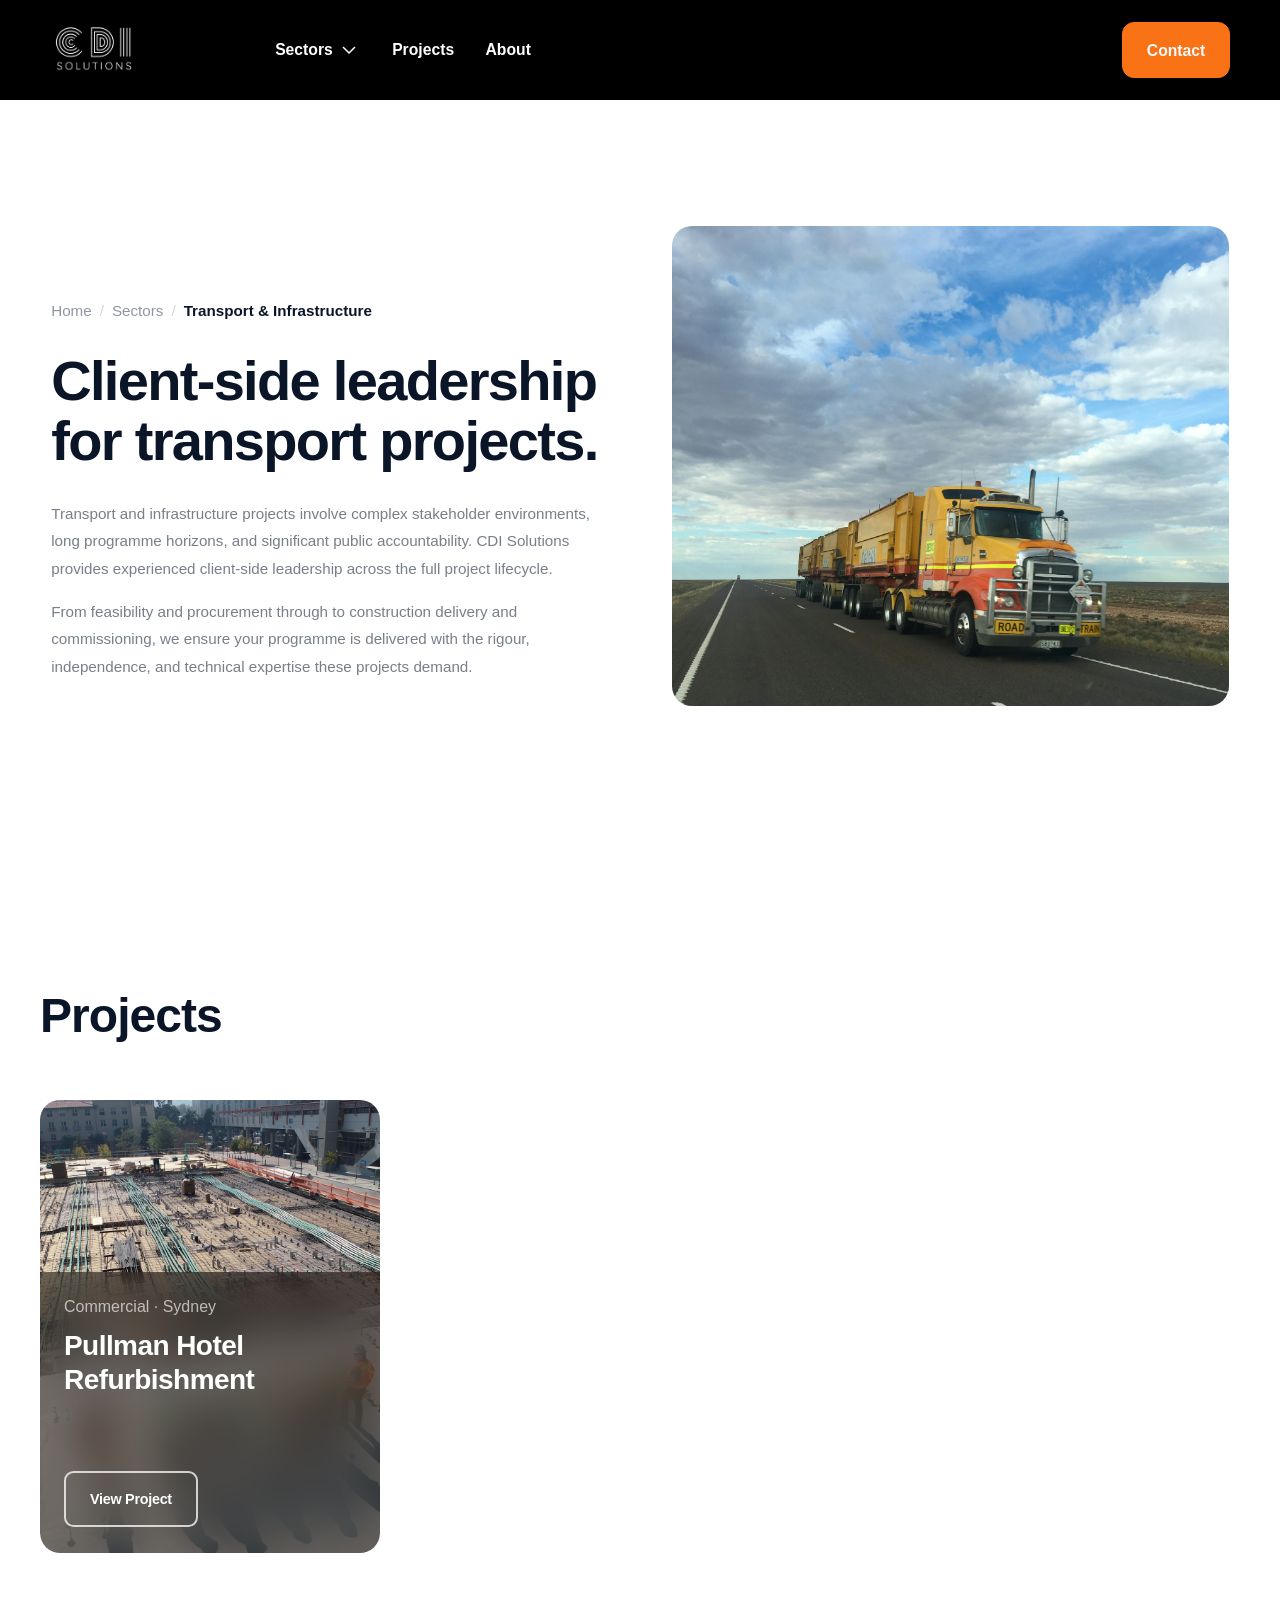
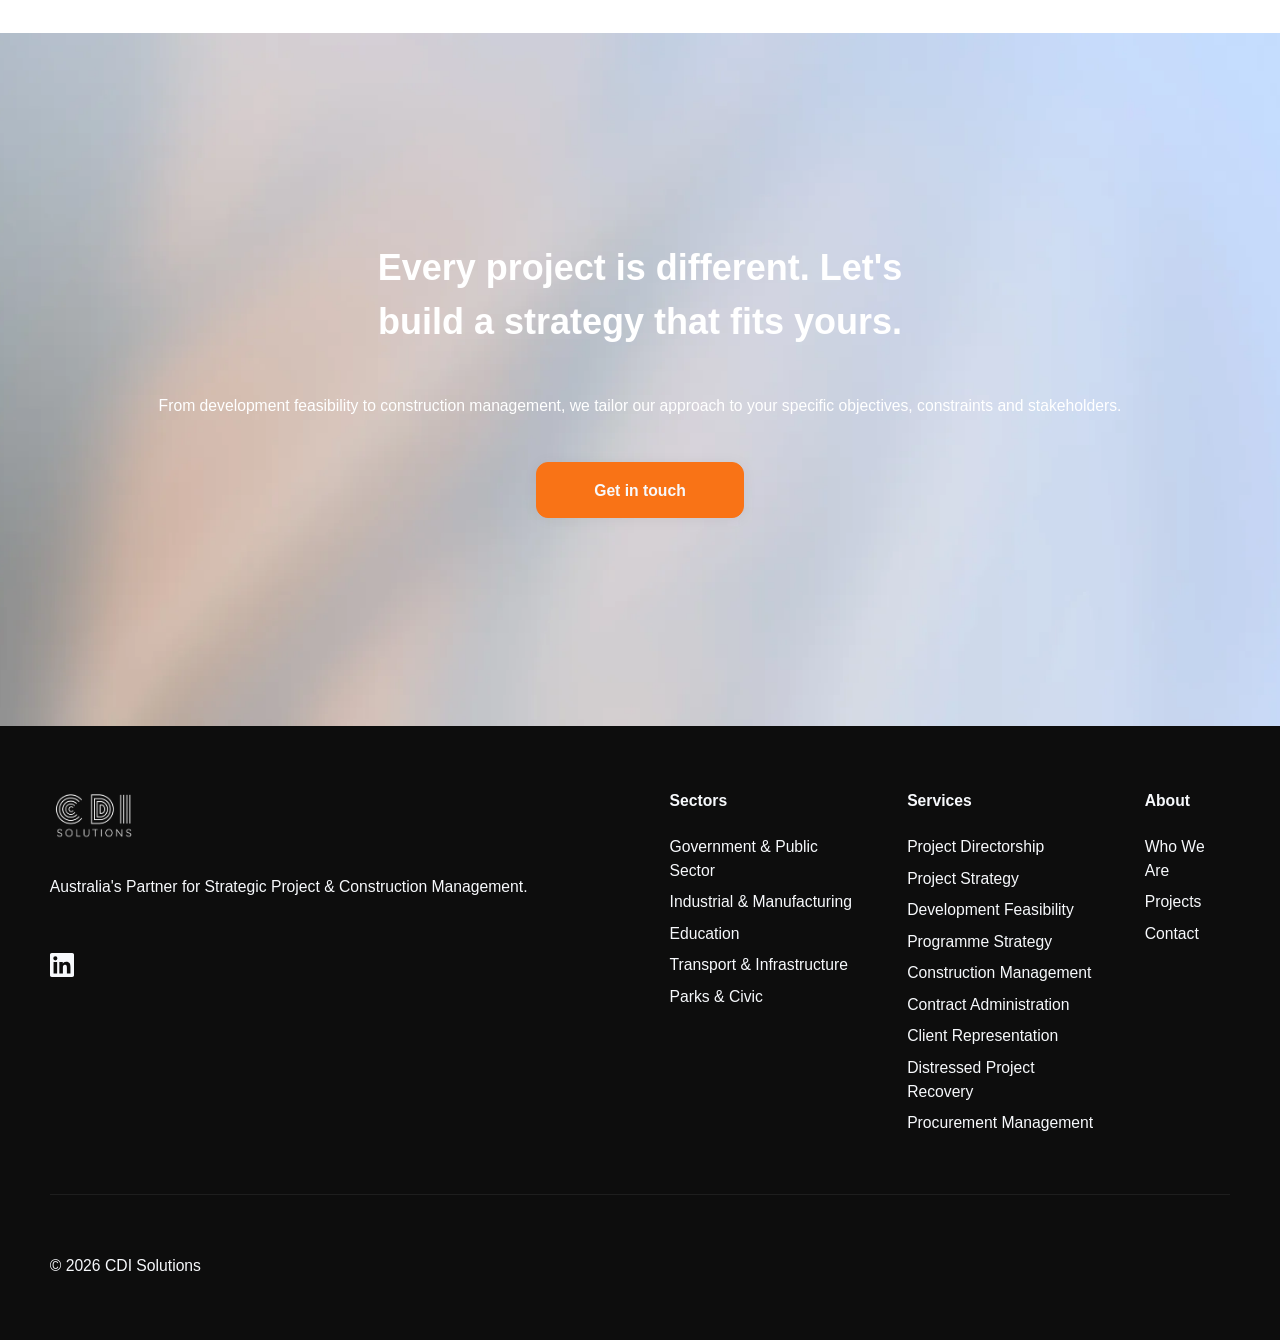
<file: sectors/transport-infrastructure.html>
<!DOCTYPE html>
<html lang="en">
<head>
  <meta content="text/html; charset=utf-8" http-equiv="Content-Type"/>
  <title>Transport &amp; Infrastructure | CDI Solutions</title>
  <meta content="CDI Solutions provides client-side project leadership across transport and infrastructure projects — from feasibility through to completion." name="description"/>
  <meta content="width=device-width, initial-scale=1" name="viewport"/>
  <link href="../assets/styles.css" rel="stylesheet" type="text/css"/>
  <link href="../assets/custom.css" rel="stylesheet" type="text/css"/>
  <link rel="icon" href="../favicon.ico"/>
</head>
<body class="page-dark">

  <!-- ═══════════ NAV ═══════════ -->
  <div class="nav w-nav" data-animation="default" data-collapse="medium" data-duration="0" data-easing="ease" data-easing2="ease" data-wf--global-navbar-transparant--variant="base" role="banner" style="background-color: transparent;">
    <div class="nav_contain u-container-full">
      <div aria-controls="w-nav-overlay-0" aria-expanded="false" aria-haspopup="menu" aria-label="menu" class="mobile_menu_button w-nav-button" role="button" style="-webkit-user-select: text;" tabindex="0">
        <svg class="mobile_menu_open" fill="none" viewbox="0 0 24 24" width="100%" xmlns="http://www.w3.org/2000/svg">
          <g clip-path="url(#clip0_2188_3574)">
            <path d="M3 18H21V16H3V18ZM3 13H21V11H3V13ZM3 6V8H21V6H3Z" fill="currentColor"></path>
          </g>
        </svg>
        <svg class="mobile_menu_close" fill="none" viewbox="0 0 24 24" width="100%" xmlns="http://www.w3.org/2000/svg">
          <g clip-path="url(#clip0_2188_3577)">
            <path d="M6.34292 19.4142L19.0708 6.68629L17.6566 5.27208L4.92871 18L6.34292 19.4142Z" fill="currentColor"></path>
            <path d="M6.34326 5L4.92905 6.41421L17.657 19.1421L19.0712 17.7279L6.34326 5Z" fill="currentColor"></path>
          </g>
        </svg>
      </div>
      <a aria-label="CDI Solutions Home" class="nav_logo_wrap w-inline-block" href="../">
        <img alt="CDI Solutions" class="nav_1_logo" src="../cdisolutionstransperantwhite.png" style="height:56px;width:auto;"/>
      </a>
      <nav class="nav_layout w-nav-menu" role="navigation">
        <div class="nav_scroll">
          <ul class="nav_links_wrap is-desktop w-list-unstyled" role="list">
            <li class="nav_1_links_item">
              <div class="nav_1_dropdown_component w-dropdown" data-delay="400" data-hover="true">
                <div aria-controls="w-dropdown-list-0" aria-expanded="false" aria-haspopup="menu" class="nav_1_links_link is-desktop w-dropdown-toggle" id="w-dropdown-toggle-0" role="button" tabindex="0">
                  <div class="nav_1_links_text">Sectors</div>
                  <svg class="nav_1_links_svg" fill="none" viewbox="0 0 24 24" width="100%" xmlns="http://www.w3.org/2000/svg">
                    <path d="M6 8.99993L12 14.9999L18 8.99988" stroke="currentColor" stroke-miterlimit="16" stroke-width="1.5"></path>
                  </svg>
                </div>
                <nav aria-labelledby="w-dropdown-toggle-0" class="nav_1_dropdown_main_wrap is-desktop w-dropdown-list" id="w-dropdown-list-0" style="display: none; opacity: 0; transform: translate3d(0px, 1rem, 0px) scale3d(1, 1, 1) rotateX(0deg) rotateY(0deg) rotateZ(0deg) skew(0deg, 0deg); transform-style: preserve-3d;">
                  <div class="nav_1_dropdown_main_content">
                    <div class="nav_1_dropdown_main_scroll is-desktop w-dyn-list">
                      <div class="nav_1_dropdown_list w-dyn-items" role="list">
                        <div class="nav_1_dropdown_item w-dyn-item" role="listitem">
                          <a class="nav_1_dropdown_link is-desktop w-inline-block" href="../sectors/government-public-sector.html" tabindex="0">
                            <img alt="" class="nav_1_dropdown_icon" loading="lazy" src="../assets/6894092b8d6058a917da40b2_domain.svg"/>
                            <div class="nav_1_dropdown_text">Government &amp; Public Sector</div>
                          </a>
                        </div>
                        <div class="nav_1_dropdown_item w-dyn-item" role="listitem">
                          <a class="nav_1_dropdown_link is-desktop w-inline-block" href="../sectors/industrial-manufacturing.html" tabindex="0">
                            <img alt="" class="nav_1_dropdown_icon" loading="lazy" src="../assets/68940916dadbf3dfd6a3638a_precision_manufacturing.svg"/>
                            <div class="nav_1_dropdown_text">Industrial &amp; Manufacturing</div>
                          </a>
                        </div>
                        <div class="nav_1_dropdown_item w-dyn-item" role="listitem">
                          <a class="nav_1_dropdown_link is-desktop w-inline-block" href="../sectors/education.html" tabindex="0">
                            <img alt="" class="nav_1_dropdown_icon" loading="lazy" src="../assets/689408dda9a33aca97e563c2_school.svg"/>
                            <div class="nav_1_dropdown_text">Education</div>
                          </a>
                        </div>
                        <div class="nav_1_dropdown_item w-dyn-item" role="listitem">
                          <a class="nav_1_dropdown_link is-desktop w-inline-block" href="../sectors/transport-infrastructure.html" tabindex="0">
                            <img alt="" class="nav_1_dropdown_icon" loading="lazy" src="../assets/68940904dadbf3dfd6a361ca_train.svg"/>
                            <div class="nav_1_dropdown_text">Transport &amp; Infrastructure</div>
                          </a>
                        </div>
                        <div class="nav_1_dropdown_item w-dyn-item" role="listitem">
                          <a class="nav_1_dropdown_link is-desktop w-inline-block" href="../sectors/parks-civic.html" tabindex="0">
                            <img alt="" class="nav_1_dropdown_icon" loading="lazy" src="../assets/6894093fe2364f6001520cf1_construction.svg"/>
                            <div class="nav_1_dropdown_text">Parks &amp; Civic</div>
                          </a>
                        </div>
                      </div>
                    </div>
                  </div>
                </nav>
              </div>
            </li>
            <li class="nav_1_links_item">
              <a class="nav_1_links_link is-desktop" href="../projects/pullman-hotel-refurbishment.html">
                <div class="nav_1_links_text">Projects</div>
              </a>
            </li>
            <li class="nav_1_links_item">
              <a class="nav_1_links_link is-desktop" href="../about.html">
                <div class="nav_1_links_text">About</div>
              </a>
            </li>
          </ul>
          <ul class="nav_actions_wrap is-desktop w-list-unstyled" role="list">
            <li class="nav_1_buttons_item is-main is-desktop">
              <div class="btn_main_wrap is-grow-tablet">
                <div class="g_clickable_wrap">
                  <a class="g_clickable_link w-inline-block" href="../contact.html">
                    <span class="g_clickable_text u-sr-only">Contact</span>
                  </a>
                  <button class="g_clickable_btn" type="button">
                    <span class="g_clickable_text u-sr-only">Contact</span>
                  </button>
                </div>
                <div aria-hidden="true" class="btn_main_text">Contact</div>
              </div>
            </li>
          </ul>
        </div>
      </nav>
      <div class="mobile_cta_button">
        <div class="btn_main_wrap" data-wf--btn-main--style="primary">
          <div class="g_clickable_wrap">
            <a class="g_clickable_link w-inline-block" href="../contact.html">
              <span class="g_clickable_text u-sr-only">Contact</span>
            </a>
            <button class="g_clickable_btn" type="button">
              <span class="g_clickable_text u-sr-only">Contact</span>
            </button>
          </div>
          <div aria-hidden="true" class="btn_main_text">Contact</div>
        </div>
      </div>
    </div>
    <div class="w-nav-overlay" data-wf-ignore="" id="w-nav-overlay-0"></div>
  </div>

  <!-- ═══════════ MOBILE NAV OVERLAY ═══════════ -->
  <div id="mob-nav" aria-hidden="true" role="dialog" aria-label="Navigation">
    <div class="mn-item">
      <button class="mn-toggle" aria-expanded="false">
        Sectors
        <svg class="mn-chevron" fill="none" viewBox="0 0 24 24" xmlns="http://www.w3.org/2000/svg"><path d="M6 8.99993L12 14.9999L18 8.99988" stroke="currentColor" stroke-miterlimit="16" stroke-width="1.5"/></svg>
      </button>
      <div class="mn-sub" hidden>
        <a href="../sectors/government-public-sector.html"><img src="../assets/6894092b8d6058a917da40b2_domain.svg" alt=""/>Government &amp; Public Sector</a>
        <a href="../sectors/industrial-manufacturing.html"><img src="../assets/68940916dadbf3dfd6a3638a_precision_manufacturing.svg" alt=""/>Industrial &amp; Manufacturing</a>
        <a href="../sectors/education.html"><img src="../assets/689408dda9a33aca97e563c2_school.svg" alt=""/>Education</a>
        <a href="../sectors/transport-infrastructure.html"><img src="../assets/68940904dadbf3dfd6a361ca_train.svg" alt=""/>Transport &amp; Infrastructure</a>
        <a href="../sectors/parks-civic.html"><img src="../assets/6894093fe2364f6001520cf1_construction.svg" alt=""/>Parks &amp; Civic</a>
      </div>
    </div>
    <div class="mn-item">
      <a class="mn-toggle" href="../projects/pullman-hotel-refurbishment.html" style="text-decoration:none;">Projects</a>
    </div>
    <div class="mn-item">
      <a class="mn-toggle" href="../about.html" style="text-decoration:none;">About</a>
    </div>
    <div class="mn-cta">
      <a href="../contact.html">Get in Touch</a>
    </div>
  </div>

  <!-- ═══════════ PAGE BODY ═══════════ -->
  <main>

    <!-- HERO -->
    <section class="sx-hero">
      <div class="sx-hero-inner">
        <div class="sx-hero-text">
          <nav class="sx-breadcrumb" aria-label="Breadcrumb">
            <a href="../">Home</a>
            <span class="sx-breadcrumb-sep">/</span>
            <a href="../">Sectors</a>
            <span class="sx-breadcrumb-sep">/</span>
            <span class="sx-breadcrumb-current">Transport &amp; Infrastructure</span>
          </nav>
          <h1 class="sx-title">Client-side leadership for transport projects.</h1>
          <div class="sx-body-paras">
            <p class="sx-body-para">Transport and infrastructure projects involve complex stakeholder environments, long programme horizons, and significant public accountability. CDI Solutions provides experienced client-side leadership across the full project lifecycle.</p>
            <p class="sx-body-para">From feasibility and procurement through to construction delivery and commissioning, we ensure your programme is delivered with the rigour, independence, and technical expertise these projects demand.</p>
          </div>
        </div>
        <div class="sx-hero-img-wrap">
          <img class="sx-hero-img" src="../assets/689d8f26402c61b56d1e8d48_rhys-moult-7eaFIKeo1MQ-unsplash.jpg" alt="Transport &amp; Infrastructure"/>
        </div>
      </div>
    </section>

    <!-- PROJECTS -->
    <section style="background:#fff; padding: 5rem 1.5rem;">
      <div style="max-width:1200px; margin:0 auto; display:flex; flex-direction:column; align-items:flex-start; gap:3rem;">
        <h2 style="font-size:3rem; font-weight:800; color:#0a1628; letter-spacing:-0.02em; margin:0; text-align:left;">Projects</h2>
        <div style="display:flex; flex-wrap:wrap; gap:1.5rem;">

          <a href="../projects/pullman-hotel-refurbishment.html" class="insight_col_item" style="text-decoration:none; display:block;">
            <img class="insight_col_bg_img" src="../assets/689d89221cc9d52666b5bd09_scott-blake-x-ghf9LjrVg-unsplash (1).jpg" alt="Pullman Hotel Refurbishment" loading="lazy">
            <div class="insight_col_blur_section">
              <div class="insight_col_content">
                <div class="insight_col_sector">Commercial · Sydney</div>
                <div class="insight_col_title">Pullman Hotel Refurbishment</div>
                <div class="insight_col_btn">View Project</div>
              </div>
            </div>
          </a>

        </div>
      </div>
    </section>

  </main>

  <!-- ═══════════ CTA ═══════════ -->
  <section class="cta_wrap">
    <div class="cta_contain u-container-small u-text-align-center u-zindex-1">
      <div class="cta_layout u-vflex-center-top u-gap-7">
        <div class="g_paragraph w-richtext u-text-style-h4" data-anim-para="false" data-wf--global-paragraph--settings-font-style="main">
          <p>Every project is different. Let's build a strategy that fits yours.</p>
        </div>
        <div class="g_paragraph w-richtext" data-anim-para="false" data-wf--global-paragraph--settings-font-style="main">
          <p>From development feasibility to construction management, we tailor our approach to your specific objectives, constraints and stakeholders.</p>
        </div>
        <div class="cta_button_wrap u-hflex-center-center u-gap-5">
          <div class="cta_button">
            <div class="btn_main_wrap" data-wf--btn-main--style="primary">
              <div class="g_clickable_wrap">
                <a class="g_clickable_link w-inline-block" href="../contact.html">
                  <span class="g_clickable_text u-sr-only">Get in Touch</span>
                </a>
                <button class="g_clickable_btn" type="button">
                  <span class="g_clickable_text u-sr-only">Get in Touch</span>
                </button>
              </div>
              <div aria-hidden="true" class="btn_main_text">Get in touch</div>
            </div>
          </div>
        </div>
      </div>
    </div>
    <div class="cta_bg_wrap u-cover-absolute u-zindex-0">
      <figure class="g_visual_wrap u-position-relative u-cover">
        <img alt="" class="g_img" data-anim-parallax="false" loading="lazy" src="../assets/6892fd4e846050fe5b7f2a8e_CTA bg.webp"/>
      </figure>
    </div>
  </section>

  <!-- ═══════════ FOOTER ═══════════ -->
  <footer class="footer u-theme-dark">
    <div class="g_spacer w-variant-d422cbd0-f212-c815-68df-63414354c21d" data-wf--global-spacer--section-space="small"></div>
    <div class="footer_contain u-container">
      <div class="footer_layout u-grid-autofit u-gap-8">
        <div class="footer_left u-vflex-left-top u-gap-6">
          <img src="../cdisolutionstransperantwhite.png" alt="CDI Solutions" class="footer_logo" style="height:56px;width:auto;display:block;">
          <div class="g_paragraph w-richtext" data-anim-para="false" data-wf--global-paragraph--settings-font-style="main">
            <p>Australia's Partner for Strategic Project &amp; Construction Management.</p>
          </div>
          <div class="footer_social_wrap u-mt-5 u-hflex-left-center">
            <div class="footer_social_item">
              <a class="g_clickable_link w-inline-block" href="https://www.linkedin.com/in/adam-goodyer-a93263122/" target="_blank" rel="noopener noreferrer">
                <span class="g_clickable_text u-sr-only">LinkedIn</span>
              </a>
              <svg fill="none" viewBox="0 0 24 24" width="100%" xmlns="http://www.w3.org/2000/svg">
                <path d="M20.447 20.452h-3.554v-5.569c0-1.328-.027-3.037-1.852-3.037-1.853 0-2.136 1.445-2.136 2.939v5.667H9.351V9h3.414v1.561h.046c.477-.9 1.637-1.85 3.37-1.85 3.601 0 4.267 2.37 4.267 5.455v6.286zM5.337 7.433a2.062 2.062 0 01-2.063-2.065 2.064 2.064 0 112.063 2.065zm1.782 13.019H3.555V9h3.564v11.452zM22.225 0H1.771C.792 0 0 .774 0 1.729v20.542C0 23.227.792 24 1.771 24h20.451C23.2 24 24 23.227 24 22.271V1.729C24 .774 23.2 0 22.222 0h.003z" fill="currentColor"/>
              </svg>
            </div>
          </div>
        </div>
        <div class="footer_menu_wrap u-hflex-right-top u-gap-7">
          <div class="footer_menu_item u-vflex-left-top u-gap-5">
            <div class="footer_menu_title u-weight-bold">Sectors</div>
            <div class="footer_menu_wrap w-dyn-list">
              <div class="footer_menu_list w-dyn-items" role="list">
                <div class="footer_menu_item w-dyn-item" role="listitem"><a class="footer_link" href="../sectors/government-public-sector.html">Government &amp; Public Sector</a></div>
                <div class="footer_menu_item w-dyn-item" role="listitem"><a class="footer_link" href="../sectors/industrial-manufacturing.html">Industrial &amp; Manufacturing</a></div>
                <div class="footer_menu_item w-dyn-item" role="listitem"><a class="footer_link" href="../sectors/education.html">Education</a></div>
                <div class="footer_menu_item w-dyn-item" role="listitem"><a class="footer_link" href="../sectors/transport-infrastructure.html">Transport &amp; Infrastructure</a></div>
                <div class="footer_menu_item w-dyn-item" role="listitem"><a class="footer_link" href="../sectors/parks-civic.html">Parks &amp; Civic</a></div>
              </div>
            </div>
          </div>
          <div class="footer_menu_item u-vflex-left-top u-gap-5">
            <div class="footer_menu_title u-weight-bold">Services</div>
            <div class="footer_menu_wrap w-dyn-list">
              <div class="footer_menu_list w-dyn-items" role="list">
                <div class="footer_menu_item w-dyn-item" role="listitem"><a class="footer_link" href="../contact.html">Project Directorship</a></div>
                <div class="footer_menu_item w-dyn-item" role="listitem"><a class="footer_link" href="../contact.html">Project Strategy</a></div>
                <div class="footer_menu_item w-dyn-item" role="listitem"><a class="footer_link" href="../contact.html">Development Feasibility</a></div>
                <div class="footer_menu_item w-dyn-item" role="listitem"><a class="footer_link" href="../contact.html">Programme Strategy</a></div>
                <div class="footer_menu_item w-dyn-item" role="listitem"><a class="footer_link" href="../contact.html">Construction Management</a></div>
                <div class="footer_menu_item w-dyn-item" role="listitem"><a class="footer_link" href="../contact.html">Contract Administration</a></div>
                <div class="footer_menu_item w-dyn-item" role="listitem"><a class="footer_link" href="../contact.html">Client Representation</a></div>
                <div class="footer_menu_item w-dyn-item" role="listitem"><a class="footer_link" href="../contact.html">Distressed Project Recovery</a></div>
                <div class="footer_menu_item w-dyn-item" role="listitem"><a class="footer_link" href="../contact.html">Procurement Management</a></div>
              </div>
            </div>
          </div>
          <div class="footer_menu_item u-vflex-left-top u-gap-5">
            <div class="footer_menu_title u-weight-bold">About</div>
            <ul class="footer_menu_list" role="list">
              <li class="footer_menu_link"><a class="footer_link" href="../about.html">Who We Are</a></li>
              <li class="footer_menu_link"><a class="footer_link" href="../projects/pullman-hotel-refurbishment.html">Projects</a></li>
              <li class="footer_menu_link"><a class="footer_link" href="../contact.html">Contact</a></li>
            </ul>
          </div>
        </div>
      </div>
      <div class="footer_bottom">
        <div class="footer_line"></div>
        <div class="footer_copyright_wrap u-hflex-between-center">
          <div>&copy; 2026 CDI Solutions</div>
        </div>
      </div>
    </div>
    <div class="g_spacer w-variant-d422cbd0-f212-c815-68df-63414354c21d" data-wf--global-spacer--section-space="small"></div>
  </footer>

  <!-- ═══════════ SCRIPTS ═══════════ -->
  <script>
  (function() {
    var ORANGE = 'rgb(17, 17, 17)';
    var THRESHOLD = 50;
    var nav, observer, blocking = false;
    function correctColor() { return window.scrollY > THRESHOLD ? ORANGE : 'transparent'; }
    function applyColor() {
      if (!nav) return;
      var correct = correctColor();
      if (nav.style.backgroundColor !== correct) { blocking = true; nav.style.backgroundColor = correct; blocking = false; }
    }
    function init() {
      nav = document.querySelector('.nav.w-nav');
      if (!nav) return;
      applyColor();
      window.addEventListener('scroll', applyColor, { passive: true });
      observer = new MutationObserver(function() { if (!blocking) applyColor(); });
      observer.observe(nav, { attributes: true, attributeFilter: ['style'] });
    }
    if (document.readyState === 'loading') { document.addEventListener('DOMContentLoaded', init); } else { init(); }
  })();
  </script>
  <script>
  (function() {
    var nav = document.querySelector('.nav.w-nav');
    var btn = document.querySelector('.w-nav-button');
    var overlay = document.getElementById('mob-nav');
    if (!nav || !btn) return;
    function closeMob() {
      btn.classList.remove('w--open');
      btn.setAttribute('aria-expanded', 'false');
      document.body.style.overflow = '';
      if (overlay) {
        overlay.setAttribute('aria-hidden', 'true');
        overlay.querySelectorAll('.mn-toggle[aria-expanded="true"]').forEach(function(t) {
          t.setAttribute('aria-expanded', 'false');
          if (t.nextElementSibling) t.nextElementSibling.setAttribute('hidden', '');
        });
        overlay.classList.add('mn-closing');
        overlay.addEventListener('animationend', function handler() {
          overlay.classList.remove('mn-closing');
          nav.classList.remove('nav-open');
          overlay.removeEventListener('animationend', handler);
        });
      } else { nav.classList.remove('nav-open'); }
    }
    function openMob() {
      nav.classList.add('nav-open');
      btn.classList.add('w--open');
      btn.setAttribute('aria-expanded', 'true');
      document.body.style.overflow = 'hidden';
      if (overlay) overlay.setAttribute('aria-hidden', 'false');
    }
    btn.addEventListener('click', function(e) { e.stopPropagation(); nav.classList.contains('nav-open') ? closeMob() : openMob(); });
    document.addEventListener('click', function(e) {
      if (!nav.classList.contains('nav-open')) return;
      if (!nav.contains(e.target) && (!overlay || !overlay.contains(e.target))) closeMob();
    });
  })();
  </script>
  <script>
  (function() {
    var overlay = document.getElementById('mob-nav');
    if (!overlay) return;
    overlay.querySelectorAll('.mn-toggle').forEach(function(toggle) {
      toggle.addEventListener('click', function() {
        var isOpen = toggle.getAttribute('aria-expanded') === 'true';
        overlay.querySelectorAll('.mn-toggle').forEach(function(t) {
          t.setAttribute('aria-expanded', 'false');
          if (t.nextElementSibling) t.nextElementSibling.setAttribute('hidden', '');
        });
        if (!isOpen) {
          toggle.setAttribute('aria-expanded', 'true');
          if (toggle.nextElementSibling) toggle.nextElementSibling.removeAttribute('hidden');
        }
      });
    });
  })();
  </script>
  <script>
  (function() {
    function closeAllExcept(except) {
      document.querySelectorAll('.w-dropdown.w--open').forEach(function(d) {
        if (d === except) return;
        var l = d.querySelector('.w-dropdown-list');
        var t = d.querySelector('.w-dropdown-toggle');
        if (l) l.style.display = 'none';
        if (t) { t.setAttribute('aria-expanded', 'false'); t.classList.remove('w--open'); }
        d.classList.remove('w--open');
      });
    }
    document.querySelectorAll('.w-dropdown').forEach(function(dropdown) {
      var toggle = dropdown.querySelector('.w-dropdown-toggle');
      var list = dropdown.querySelector('.w-dropdown-list');
      if (!toggle || !list) return;
      var hoverTimer = null;
      function openDrop() {
        closeAllExcept(dropdown);
        list.style.display = 'block'; list.style.opacity = '1';
        list.style.transform = 'none'; list.style.zIndex = '100';
        toggle.setAttribute('aria-expanded', 'true');
        dropdown.classList.add('w--open'); toggle.classList.add('w--open');
      }
      function closeDrop() {
        list.style.display = 'none';
        toggle.setAttribute('aria-expanded', 'false');
        dropdown.classList.remove('w--open'); toggle.classList.remove('w--open');
      }
      toggle.addEventListener('click', function(e) { e.stopPropagation(); dropdown.classList.contains('w--open') ? closeDrop() : openDrop(); });
      if (dropdown.getAttribute('data-hover') === 'true') {
        dropdown.addEventListener('mouseenter', function() { clearTimeout(hoverTimer); openDrop(); });
        dropdown.addEventListener('mouseleave', function() { hoverTimer = setTimeout(closeDrop, 150); });
      }
    });
    document.addEventListener('click', function() { closeAllExcept(null); });
  })();
  </script>

</body>
</html>
</file>
<file: assets/styles.css>
html {
  -webkit-text-size-adjust: 100%;
  -ms-text-size-adjust: 100%;
  font-family: sans-serif;
}

body {
  margin: 0;
}

article, aside, details, figcaption, figure, footer, header, hgroup, main, menu, nav, section, summary {
  display: block;
}

audio, canvas, progress, video {
  vertical-align: baseline;
  display: inline-block;
}

audio:not([controls]) {
  height: 0;
  display: none;
}

[hidden], template {
  display: none;
}

a {
  background-color: #0000;
}

a:active, a:hover {
  outline: 0;
}

abbr[title] {
  border-bottom: 1px dotted;
}

b, strong {
  font-weight: bold;
}

dfn {
  font-style: italic;
}

h1 {
  margin: .67em 0;
  font-size: 2em;
}

mark {
  color: #000;
  background: #ff0;
}

small {
  font-size: 80%;
}

sub, sup {
  vertical-align: baseline;
  font-size: 75%;
  line-height: 0;
  position: relative;
}

sup {
  top: -.5em;
}

sub {
  bottom: -.25em;
}

img {
  border: 0;
}

svg:not(:root) {
  overflow: hidden;
}

hr {
  box-sizing: content-box;
  height: 0;
}

pre {
  overflow: auto;
}

code, kbd, pre, samp {
  font-family: monospace;
  font-size: 1em;
}

button, input, optgroup, select, textarea {
  color: inherit;
  font: inherit;
  margin: 0;
}

button {
  overflow: visible;
}

button, select {
  text-transform: none;
}

button, html input[type="button"], input[type="reset"] {
  -webkit-appearance: button;
  cursor: pointer;
}

button[disabled], html input[disabled] {
  cursor: default;
}

button::-moz-focus-inner, input::-moz-focus-inner {
  border: 0;
  padding: 0;
}

input {
  line-height: normal;
}

input[type="checkbox"], input[type="radio"] {
  box-sizing: border-box;
  padding: 0;
}

input[type="number"]::-webkit-inner-spin-button, input[type="number"]::-webkit-outer-spin-button {
  height: auto;
}

input[type="search"] {
  -webkit-appearance: none;
}

input[type="search"]::-webkit-search-cancel-button, input[type="search"]::-webkit-search-decoration {
  -webkit-appearance: none;
}

legend {
  border: 0;
  padding: 0;
}

textarea {
  overflow: auto;
}

optgroup {
  font-weight: bold;
}

table {
  border-collapse: collapse;
  border-spacing: 0;
}

td, th {
  padding: 0;
}

@font-face {
  font-family: webflow-icons;
  src: url("[data-uri]") format("truetype");
  font-weight: normal;
  font-style: normal;
}

[class^="w-icon-"], [class*=" w-icon-"] {
  speak: none;
  font-variant: normal;
  text-transform: none;
  -webkit-font-smoothing: antialiased;
  -moz-osx-font-smoothing: grayscale;
  font-style: normal;
  font-weight: normal;
  line-height: 1;
  font-family: webflow-icons !important;
}

.w-icon-slider-right:before {
  content: "";
}

.w-icon-slider-left:before {
  content: "";
}

.w-icon-nav-menu:before {
  content: "";
}

.w-icon-arrow-down:before, .w-icon-dropdown-toggle:before {
  content: "";
}

.w-icon-file-upload-remove:before {
  content: "";
}

.w-icon-file-upload-icon:before {
  content: "";
}

* {
  box-sizing: border-box;
}

html {
  height: 100%;
}

body {
  color: #333;
  background-color: #fff;
  min-height: 100%;
  margin: 0;
  font-family: Arial, sans-serif;
  font-size: 14px;
  line-height: 20px;
}

img {
  vertical-align: middle;
  max-width: 100%;
  display: inline-block;
}

html.w-mod-touch * {
  background-attachment: scroll !important;
}

.w-block {
  display: block;
}

.w-inline-block {
  max-width: 100%;
  display: inline-block;
}

.w-clearfix:before, .w-clearfix:after {
  content: " ";
  grid-area: 1 / 1 / 2 / 2;
  display: table;
}

.w-clearfix:after {
  clear: both;
}

.w-hidden {
  display: none;
}

.w-button {
  color: #fff;
  line-height: inherit;
  cursor: pointer;
  background-color: #3898ec;
  border: 0;
  border-radius: 0;
  padding: 9px 15px;
  text-decoration: none;
  display: inline-block;
}

input.w-button {
  -webkit-appearance: button;
}

html[data-w-dynpage] [data-w-cloak] {
  color: #0000 !important;
}

.w-code-block {
  margin: unset;
}

pre.w-code-block code {
  all: inherit;
}

.w-optimization {
  display: contents;
}

.w-webflow-badge, .w-webflow-badge > img {
  box-sizing: unset;
  width: unset;
  height: unset;
  max-height: unset;
  max-width: unset;
  min-height: unset;
  min-width: unset;
  margin: unset;
  padding: unset;
  float: unset;
  clear: unset;
  border: unset;
  border-radius: unset;
  background: unset;
  background-image: unset;
  background-position: unset;
  background-size: unset;
  background-repeat: unset;
  background-origin: unset;
  background-clip: unset;
  background-attachment: unset;
  background-color: unset;
  box-shadow: unset;
  transform: unset;
  direction: unset;
  font-family: unset;
  font-weight: unset;
  color: unset;
  font-size: unset;
  line-height: unset;
  font-style: unset;
  font-variant: unset;
  text-align: unset;
  letter-spacing: unset;
  -webkit-text-decoration: unset;
  text-decoration: unset;
  text-indent: unset;
  text-transform: unset;
  list-style-type: unset;
  text-shadow: unset;
  vertical-align: unset;
  cursor: unset;
  white-space: unset;
  word-break: unset;
  word-spacing: unset;
  word-wrap: unset;
  transition: unset;
}

.w-webflow-badge {
  white-space: nowrap;
  cursor: pointer;
  box-shadow: 0 0 0 1px #0000001a, 0 1px 3px #0000001a;
  visibility: visible !important;
  opacity: 1 !important;
  z-index: 2147483647 !important;
  color: #aaadb0 !important;
  overflow: unset !important;
  background-color: #fff !important;
  border-radius: 3px !important;
  width: auto !important;
  height: auto !important;
  margin: 0 !important;
  padding: 6px !important;
  font-size: 12px !important;
  line-height: 14px !important;
  text-decoration: none !important;
  display: inline-block !important;
  position: fixed !important;
  inset: auto 12px 12px auto !important;
  transform: none !important;
}

.w-webflow-badge > img {
  position: unset;
  visibility: unset !important;
  opacity: 1 !important;
  vertical-align: middle !important;
  display: inline-block !important;
}

h1, h2, h3, h4, h5, h6 {
  margin-bottom: 10px;
  font-weight: bold;
}

h1 {
  margin-top: 20px;
  font-size: 38px;
  line-height: 44px;
}

h2 {
  margin-top: 20px;
  font-size: 32px;
  line-height: 36px;
}

h3 {
  margin-top: 20px;
  font-size: 24px;
  line-height: 30px;
}

h4 {
  margin-top: 10px;
  font-size: 18px;
  line-height: 24px;
}

h5 {
  margin-top: 10px;
  font-size: 14px;
  line-height: 20px;
}

h6 {
  margin-top: 10px;
  font-size: 12px;
  line-height: 18px;
}

p {
  margin-top: 0;
  margin-bottom: 10px;
}

blockquote {
  border-left: 5px solid #e2e2e2;
  margin: 0 0 10px;
  padding: 10px 20px;
  font-size: 18px;
  line-height: 22px;
}

figure {
  margin: 0 0 10px;
}

figcaption {
  text-align: center;
  margin-top: 5px;
}

ul, ol {
  margin-top: 0;
  margin-bottom: 10px;
  padding-left: 40px;
}

.w-list-unstyled {
  padding-left: 0;
  list-style: none;
}

.w-embed:before, .w-embed:after {
  content: " ";
  grid-area: 1 / 1 / 2 / 2;
  display: table;
}

.w-embed:after {
  clear: both;
}

.w-video {
  width: 100%;
  padding: 0;
  position: relative;
}

.w-video iframe, .w-video object, .w-video embed {
  border: none;
  width: 100%;
  height: 100%;
  position: absolute;
  top: 0;
  left: 0;
}

fieldset {
  border: 0;
  margin: 0;
  padding: 0;
}

button, [type="button"], [type="reset"] {
  cursor: pointer;
  -webkit-appearance: button;
  border: 0;
}

.w-form {
  margin: 0 0 15px;
}

.w-form-done {
  text-align: center;
  background-color: #ddd;
  padding: 20px;
  display: none;
}

.w-form-fail {
  background-color: #ffdede;
  margin-top: 10px;
  padding: 10px;
  display: none;
}

label {
  margin-bottom: 5px;
  font-weight: bold;
  display: block;
}

.w-input, .w-select {
  color: #333;
  vertical-align: middle;
  background-color: #fff;
  border: 1px solid #ccc;
  width: 100%;
  height: 38px;
  margin-bottom: 10px;
  padding: 8px 12px;
  font-size: 14px;
  line-height: 1.42857;
  display: block;
}

.w-input::placeholder, .w-select::placeholder {
  color: #999;
}

.w-input:focus, .w-select:focus {
  border-color: #3898ec;
  outline: 0;
}

.w-input[disabled], .w-select[disabled], .w-input[readonly], .w-select[readonly], fieldset[disabled] .w-input, fieldset[disabled] .w-select {
  cursor: not-allowed;
}

.w-input[disabled]:not(.w-input-disabled), .w-select[disabled]:not(.w-input-disabled), .w-input[readonly], .w-select[readonly], fieldset[disabled]:not(.w-input-disabled) .w-input, fieldset[disabled]:not(.w-input-disabled) .w-select {
  background-color: #eee;
}

textarea.w-input, textarea.w-select {
  height: auto;
}

.w-select {
  background-color: #f3f3f3;
}

.w-select[multiple] {
  height: auto;
}

.w-form-label {
  cursor: pointer;
  margin-bottom: 0;
  font-weight: normal;
  display: inline-block;
}

.w-radio {
  margin-bottom: 5px;
  padding-left: 20px;
  display: block;
}

.w-radio:before, .w-radio:after {
  content: " ";
  grid-area: 1 / 1 / 2 / 2;
  display: table;
}

.w-radio:after {
  clear: both;
}

.w-radio-input {
  float: left;
  margin: 3px 0 0 -20px;
  line-height: normal;
}

.w-file-upload {
  margin-bottom: 10px;
  display: block;
}

.w-file-upload-input {
  opacity: 0;
  z-index: -100;
  width: .1px;
  height: .1px;
  position: absolute;
  overflow: hidden;
}

.w-file-upload-default, .w-file-upload-uploading, .w-file-upload-success {
  color: #333;
  display: inline-block;
}

.w-file-upload-error {
  margin-top: 10px;
  display: block;
}

.w-file-upload-default.w-hidden, .w-file-upload-uploading.w-hidden, .w-file-upload-error.w-hidden, .w-file-upload-success.w-hidden {
  display: none;
}

.w-file-upload-uploading-btn {
  cursor: pointer;
  background-color: #fafafa;
  border: 1px solid #ccc;
  margin: 0;
  padding: 8px 12px;
  font-size: 14px;
  font-weight: normal;
  display: flex;
}

.w-file-upload-file {
  background-color: #fafafa;
  border: 1px solid #ccc;
  flex-grow: 1;
  justify-content: space-between;
  margin: 0;
  padding: 8px 9px 8px 11px;
  display: flex;
}

.w-file-upload-file-name {
  font-size: 14px;
  font-weight: normal;
  display: block;
}

.w-file-remove-link {
  cursor: pointer;
  width: auto;
  height: auto;
  margin-top: 3px;
  margin-left: 10px;
  padding: 3px;
  display: block;
}

.w-icon-file-upload-remove {
  margin: auto;
  font-size: 10px;
}

.w-file-upload-error-msg {
  color: #ea384c;
  padding: 2px 0;
  display: inline-block;
}

.w-file-upload-info {
  padding: 0 12px;
  line-height: 38px;
  display: inline-block;
}

.w-file-upload-label {
  cursor: pointer;
  background-color: #fafafa;
  border: 1px solid #ccc;
  margin: 0;
  padding: 8px 12px;
  font-size: 14px;
  font-weight: normal;
  display: inline-block;
}

.w-icon-file-upload-icon, .w-icon-file-upload-uploading {
  width: 20px;
  margin-right: 8px;
  display: inline-block;
}

.w-icon-file-upload-uploading {
  height: 20px;
}

.w-container {
  max-width: 940px;
  margin-left: auto;
  margin-right: auto;
}

.w-container:before, .w-container:after {
  content: " ";
  grid-area: 1 / 1 / 2 / 2;
  display: table;
}

.w-container:after {
  clear: both;
}

.w-container .w-row {
  margin-left: -10px;
  margin-right: -10px;
}

.w-row:before, .w-row:after {
  content: " ";
  grid-area: 1 / 1 / 2 / 2;
  display: table;
}

.w-row:after {
  clear: both;
}

.w-row .w-row {
  margin-left: 0;
  margin-right: 0;
}

.w-col {
  float: left;
  width: 100%;
  min-height: 1px;
  padding-left: 10px;
  padding-right: 10px;
  position: relative;
}

.w-col .w-col {
  padding-left: 0;
  padding-right: 0;
}

.w-col-1 {
  width: 8.33333%;
}

.w-col-2 {
  width: 16.6667%;
}

.w-col-3 {
  width: 25%;
}

.w-col-4 {
  width: 33.3333%;
}

.w-col-5 {
  width: 41.6667%;
}

.w-col-6 {
  width: 50%;
}

.w-col-7 {
  width: 58.3333%;
}

.w-col-8 {
  width: 66.6667%;
}

.w-col-9 {
  width: 75%;
}

.w-col-10 {
  width: 83.3333%;
}

.w-col-11 {
  width: 91.6667%;
}

.w-col-12 {
  width: 100%;
}

.w-hidden-main {
  display: none !important;
}

@media screen and (max-width: 991px) {
  .w-container {
    max-width: 728px;
  }

  .w-hidden-main {
    display: inherit !important;
  }

  .w-hidden-medium {
    display: none !important;
  }

  .w-col-medium-1 {
    width: 8.33333%;
  }

  .w-col-medium-2 {
    width: 16.6667%;
  }

  .w-col-medium-3 {
    width: 25%;
  }

  .w-col-medium-4 {
    width: 33.3333%;
  }

  .w-col-medium-5 {
    width: 41.6667%;
  }

  .w-col-medium-6 {
    width: 50%;
  }

  .w-col-medium-7 {
    width: 58.3333%;
  }

  .w-col-medium-8 {
    width: 66.6667%;
  }

  .w-col-medium-9 {
    width: 75%;
  }

  .w-col-medium-10 {
    width: 83.3333%;
  }

  .w-col-medium-11 {
    width: 91.6667%;
  }

  .w-col-medium-12 {
    width: 100%;
  }

  .w-col-stack {
    width: 100%;
    left: auto;
    right: auto;
  }
}

@media screen and (max-width: 767px) {
  .w-hidden-main, .w-hidden-medium {
    display: inherit !important;
  }

  .w-hidden-small {
    display: none !important;
  }

  .w-row, .w-container .w-row {
    margin-left: 0;
    margin-right: 0;
  }

  .w-col {
    width: 100%;
    left: auto;
    right: auto;
  }

  .w-col-small-1 {
    width: 8.33333%;
  }

  .w-col-small-2 {
    width: 16.6667%;
  }

  .w-col-small-3 {
    width: 25%;
  }

  .w-col-small-4 {
    width: 33.3333%;
  }

  .w-col-small-5 {
    width: 41.6667%;
  }

  .w-col-small-6 {
    width: 50%;
  }

  .w-col-small-7 {
    width: 58.3333%;
  }

  .w-col-small-8 {
    width: 66.6667%;
  }

  .w-col-small-9 {
    width: 75%;
  }

  .w-col-small-10 {
    width: 83.3333%;
  }

  .w-col-small-11 {
    width: 91.6667%;
  }

  .w-col-small-12 {
    width: 100%;
  }
}

@media screen and (max-width: 479px) {
  .w-container {
    max-width: none;
  }

  .w-hidden-main, .w-hidden-medium, .w-hidden-small {
    display: inherit !important;
  }

  .w-hidden-tiny {
    display: none !important;
  }

  .w-col {
    width: 100%;
  }

  .w-col-tiny-1 {
    width: 8.33333%;
  }

  .w-col-tiny-2 {
    width: 16.6667%;
  }

  .w-col-tiny-3 {
    width: 25%;
  }

  .w-col-tiny-4 {
    width: 33.3333%;
  }

  .w-col-tiny-5 {
    width: 41.6667%;
  }

  .w-col-tiny-6 {
    width: 50%;
  }

  .w-col-tiny-7 {
    width: 58.3333%;
  }

  .w-col-tiny-8 {
    width: 66.6667%;
  }

  .w-col-tiny-9 {
    width: 75%;
  }

  .w-col-tiny-10 {
    width: 83.3333%;
  }

  .w-col-tiny-11 {
    width: 91.6667%;
  }

  .w-col-tiny-12 {
    width: 100%;
  }
}

.w-widget {
  position: relative;
}

.w-widget-map {
  width: 100%;
  height: 400px;
}

.w-widget-map label {
  width: auto;
  display: inline;
}

.w-widget-map img {
  max-width: inherit;
}

.w-widget-map .gm-style-iw {
  text-align: center;
}

.w-widget-map .gm-style-iw > button {
  display: none !important;
}

.w-widget-twitter {
  overflow: hidden;
}

.w-widget-twitter-count-shim {
  vertical-align: top;
  text-align: center;
  background: #fff;
  border: 1px solid #758696;
  border-radius: 3px;
  width: 28px;
  height: 20px;
  display: inline-block;
  position: relative;
}

.w-widget-twitter-count-shim * {
  pointer-events: none;
  -webkit-user-select: none;
  user-select: none;
}

.w-widget-twitter-count-shim .w-widget-twitter-count-inner {
  text-align: center;
  color: #999;
  font-family: serif;
  font-size: 15px;
  line-height: 12px;
  position: relative;
}

.w-widget-twitter-count-shim .w-widget-twitter-count-clear {
  display: block;
  position: relative;
}

.w-widget-twitter-count-shim.w--large {
  width: 36px;
  height: 28px;
}

.w-widget-twitter-count-shim.w--large .w-widget-twitter-count-inner {
  font-size: 18px;
  line-height: 18px;
}

.w-widget-twitter-count-shim:not(.w--vertical) {
  margin-left: 5px;
  margin-right: 8px;
}

.w-widget-twitter-count-shim:not(.w--vertical).w--large {
  margin-left: 6px;
}

.w-widget-twitter-count-shim:not(.w--vertical):before, .w-widget-twitter-count-shim:not(.w--vertical):after {
  content: " ";
  pointer-events: none;
  border: solid #0000;
  width: 0;
  height: 0;
  position: absolute;
  top: 50%;
  left: 0;
}

.w-widget-twitter-count-shim:not(.w--vertical):before {
  border-width: 4px;
  border-color: #75869600 #5d6c7b #75869600 #75869600;
  margin-top: -4px;
  margin-left: -9px;
}

.w-widget-twitter-count-shim:not(.w--vertical).w--large:before {
  border-width: 5px;
  margin-top: -5px;
  margin-left: -10px;
}

.w-widget-twitter-count-shim:not(.w--vertical):after {
  border-width: 4px;
  border-color: #fff0 #fff #fff0 #fff0;
  margin-top: -4px;
  margin-left: -8px;
}

.w-widget-twitter-count-shim:not(.w--vertical).w--large:after {
  border-width: 5px;
  margin-top: -5px;
  margin-left: -9px;
}

.w-widget-twitter-count-shim.w--vertical {
  width: 61px;
  height: 33px;
  margin-bottom: 8px;
}

.w-widget-twitter-count-shim.w--vertical:before, .w-widget-twitter-count-shim.w--vertical:after {
  content: " ";
  pointer-events: none;
  border: solid #0000;
  width: 0;
  height: 0;
  position: absolute;
  top: 100%;
  left: 50%;
}

.w-widget-twitter-count-shim.w--vertical:before {
  border-width: 5px;
  border-color: #5d6c7b #75869600 #75869600;
  margin-left: -5px;
}

.w-widget-twitter-count-shim.w--vertical:after {
  border-width: 4px;
  border-color: #fff #fff0 #fff0;
  margin-left: -4px;
}

.w-widget-twitter-count-shim.w--vertical .w-widget-twitter-count-inner {
  font-size: 18px;
  line-height: 22px;
}

.w-widget-twitter-count-shim.w--vertical.w--large {
  width: 76px;
}

.w-background-video {
  color: #fff;
  height: 500px;
  position: relative;
  overflow: hidden;
}

.w-background-video > video {
  object-fit: cover;
  z-index: -100;
  background-position: 50%;
  background-size: cover;
  width: 100%;
  height: 100%;
  margin: auto;
  position: absolute;
  inset: -100%;
}

.w-background-video > video::-webkit-media-controls-start-playback-button {
  -webkit-appearance: none;
  display: none !important;
}

.w-background-video--control {
  background-color: #0000;
  padding: 0;
  position: absolute;
  bottom: 1em;
  right: 1em;
}

.w-background-video--control > [hidden] {
  display: none !important;
}

.w-slider {
  text-align: center;
  clear: both;
  -webkit-tap-highlight-color: #0000;
  tap-highlight-color: #0000;
  background: #ddd;
  height: 300px;
  position: relative;
}

.w-slider-mask {
  z-index: 1;
  white-space: nowrap;
  height: 100%;
  display: block;
  position: relative;
  left: 0;
  right: 0;
  overflow: hidden;
}

.w-slide {
  vertical-align: top;
  white-space: normal;
  text-align: left;
  width: 100%;
  height: 100%;
  display: inline-block;
  position: relative;
}

.w-slider-nav {
  z-index: 2;
  text-align: center;
  -webkit-tap-highlight-color: #0000;
  tap-highlight-color: #0000;
  height: 40px;
  margin: auto;
  padding-top: 10px;
  position: absolute;
  inset: auto 0 0;
}

.w-slider-nav.w-round > div {
  border-radius: 100%;
}

.w-slider-nav.w-num > div {
  font-size: inherit;
  line-height: inherit;
  width: auto;
  height: auto;
  padding: .2em .5em;
}

.w-slider-nav.w-shadow > div {
  box-shadow: 0 0 3px #3336;
}

.w-slider-nav-invert {
  color: #fff;
}

.w-slider-nav-invert > div {
  background-color: #2226;
}

.w-slider-nav-invert > div.w-active {
  background-color: #222;
}

.w-slider-dot {
  cursor: pointer;
  background-color: #fff6;
  width: 1em;
  height: 1em;
  margin: 0 3px .5em;
  transition: background-color .1s, color .1s;
  display: inline-block;
  position: relative;
}

.w-slider-dot.w-active {
  background-color: #fff;
}

.w-slider-dot:focus {
  outline: none;
  box-shadow: 0 0 0 2px #fff;
}

.w-slider-dot:focus.w-active {
  box-shadow: none;
}

.w-slider-arrow-left, .w-slider-arrow-right {
  cursor: pointer;
  color: #fff;
  -webkit-tap-highlight-color: #0000;
  tap-highlight-color: #0000;
  -webkit-user-select: none;
  user-select: none;
  width: 80px;
  margin: auto;
  font-size: 40px;
  position: absolute;
  inset: 0;
  overflow: hidden;
}

.w-slider-arrow-left [class^="w-icon-"], .w-slider-arrow-right [class^="w-icon-"], .w-slider-arrow-left [class*=" w-icon-"], .w-slider-arrow-right [class*=" w-icon-"] {
  position: absolute;
}

.w-slider-arrow-left:focus, .w-slider-arrow-right:focus {
  outline: 0;
}

.w-slider-arrow-left {
  z-index: 3;
  right: auto;
}

.w-slider-arrow-right {
  z-index: 4;
  left: auto;
}

.w-icon-slider-left, .w-icon-slider-right {
  width: 1em;
  height: 1em;
  margin: auto;
  inset: 0;
}

.w-slider-aria-label {
  clip: rect(0 0 0 0);
  border: 0;
  width: 1px;
  height: 1px;
  margin: -1px;
  padding: 0;
  position: absolute;
  overflow: hidden;
}

.w-slider-force-show {
  display: block !important;
}

.w-dropdown {
  text-align: left;
  z-index: 900;
  margin-left: auto;
  margin-right: auto;
  display: inline-block;
  position: relative;
}

.w-dropdown-btn, .w-dropdown-toggle, .w-dropdown-link {
  vertical-align: top;
  color: #222;
  text-align: left;
  white-space: nowrap;
  margin-left: auto;
  margin-right: auto;
  padding: 20px;
  text-decoration: none;
  position: relative;
}

.w-dropdown-toggle {
  -webkit-user-select: none;
  user-select: none;
  cursor: pointer;
  padding-right: 40px;
  display: inline-block;
}

.w-dropdown-toggle:focus {
  outline: 0;
}

.w-icon-dropdown-toggle {
  width: 1em;
  height: 1em;
  margin: auto 20px auto auto;
  position: absolute;
  top: 0;
  bottom: 0;
  right: 0;
}

.w-dropdown-list {
  background: #ddd;
  min-width: 100%;
  display: none;
  position: absolute;
}

.w-dropdown-list.w--open {
  display: block;
}

.w-dropdown-link {
  color: #222;
  padding: 10px 20px;
  display: block;
}

.w-dropdown-link.w--current {
  color: #0082f3;
}

.w-dropdown-link:focus {
  outline: 0;
}

@media screen and (max-width: 767px) {
  .w-nav-brand {
    padding-left: 10px;
  }
}

.w-lightbox-backdrop {
  cursor: auto;
  letter-spacing: normal;
  text-indent: 0;
  text-shadow: none;
  text-transform: none;
  visibility: visible;
  white-space: normal;
  word-break: normal;
  word-spacing: normal;
  word-wrap: normal;
  color: #fff;
  text-align: center;
  z-index: 2000;
  opacity: 0;
  -webkit-user-select: none;
  -moz-user-select: none;
  -webkit-tap-highlight-color: transparent;
  background: #000000e6;
  outline: 0;
  font-family: Helvetica Neue, Helvetica, Ubuntu, Segoe UI, Verdana, sans-serif;
  font-size: 17px;
  font-style: normal;
  font-weight: 300;
  line-height: 1.2;
  list-style: disc;
  position: fixed;
  inset: 0;
  -webkit-transform: translate(0);
}

.w-lightbox-backdrop, .w-lightbox-container {
  -webkit-overflow-scrolling: touch;
  height: 100%;
  overflow: auto;
}

.w-lightbox-content {
  height: 100vh;
  position: relative;
  overflow: hidden;
}

.w-lightbox-view {
  opacity: 0;
  width: 100vw;
  height: 100vh;
  position: absolute;
}

.w-lightbox-view:before {
  content: "";
  height: 100vh;
}

.w-lightbox-group, .w-lightbox-group .w-lightbox-view, .w-lightbox-group .w-lightbox-view:before {
  height: 86vh;
}

.w-lightbox-frame, .w-lightbox-view:before {
  vertical-align: middle;
  display: inline-block;
}

.w-lightbox-figure {
  margin: 0;
  position: relative;
}

.w-lightbox-group .w-lightbox-figure {
  cursor: pointer;
}

.w-lightbox-img {
  width: auto;
  max-width: none;
  height: auto;
}

.w-lightbox-image {
  float: none;
  max-width: 100vw;
  max-height: 100vh;
  display: block;
}

.w-lightbox-group .w-lightbox-image {
  max-height: 86vh;
}

.w-lightbox-caption {
  text-align: left;
  text-overflow: ellipsis;
  white-space: nowrap;
  background: #0006;
  padding: .5em 1em;
  position: absolute;
  bottom: 0;
  left: 0;
  right: 0;
  overflow: hidden;
}

.w-lightbox-embed {
  width: 100%;
  height: 100%;
  position: absolute;
  inset: 0;
}

.w-lightbox-control {
  cursor: pointer;
  background-position: center;
  background-repeat: no-repeat;
  background-size: 24px;
  width: 4em;
  transition: all .3s;
  position: absolute;
  top: 0;
}

.w-lightbox-left {
  background-image: url("[data-uri]");
  display: none;
  bottom: 0;
  left: 0;
}

.w-lightbox-right {
  background-image: url("[data-uri]");
  display: none;
  bottom: 0;
  right: 0;
}

.w-lightbox-close {
  background-image: url("[data-uri]");
  background-size: 18px;
  height: 2.6em;
  right: 0;
}

.w-lightbox-strip {
  white-space: nowrap;
  padding: 0 1vh;
  line-height: 0;
  position: absolute;
  bottom: 0;
  left: 0;
  right: 0;
  overflow: auto hidden;
}

.w-lightbox-item {
  box-sizing: content-box;
  cursor: pointer;
  width: 10vh;
  padding: 2vh 1vh;
  display: inline-block;
  -webkit-transform: translate3d(0, 0, 0);
}

.w-lightbox-active {
  opacity: .3;
}

.w-lightbox-thumbnail {
  background: #222;
  height: 10vh;
  position: relative;
  overflow: hidden;
}

.w-lightbox-thumbnail-image {
  position: absolute;
  top: 0;
  left: 0;
}

.w-lightbox-thumbnail .w-lightbox-tall {
  width: 100%;
  top: 50%;
  transform: translate(0, -50%);
}

.w-lightbox-thumbnail .w-lightbox-wide {
  height: 100%;
  left: 50%;
  transform: translate(-50%);
}

.w-lightbox-spinner {
  box-sizing: border-box;
  border: 5px solid #0006;
  border-radius: 50%;
  width: 40px;
  height: 40px;
  margin-top: -20px;
  margin-left: -20px;
  animation: .8s linear infinite spin;
  position: absolute;
  top: 50%;
  left: 50%;
}

.w-lightbox-spinner:after {
  content: "";
  border: 3px solid #0000;
  border-bottom-color: #fff;
  border-radius: 50%;
  position: absolute;
  inset: -4px;
}

.w-lightbox-hide {
  display: none;
}

.w-lightbox-noscroll {
  overflow: hidden;
}

@media (min-width: 768px) {
  .w-lightbox-content {
    height: 96vh;
    margin-top: 2vh;
  }

  .w-lightbox-view, .w-lightbox-view:before {
    height: 96vh;
  }

  .w-lightbox-group, .w-lightbox-group .w-lightbox-view, .w-lightbox-group .w-lightbox-view:before {
    height: 84vh;
  }

  .w-lightbox-image {
    max-width: 96vw;
    max-height: 96vh;
  }

  .w-lightbox-group .w-lightbox-image {
    max-width: 82.3vw;
    max-height: 84vh;
  }

  .w-lightbox-left, .w-lightbox-right {
    opacity: .5;
    display: block;
  }

  .w-lightbox-close {
    opacity: .8;
  }

  .w-lightbox-control:hover {
    opacity: 1;
  }
}

.w-lightbox-inactive, .w-lightbox-inactive:hover {
  opacity: 0;
}

.w-richtext:before, .w-richtext:after {
  content: " ";
  grid-area: 1 / 1 / 2 / 2;
  display: table;
}

.w-richtext:after {
  clear: both;
}

.w-richtext[contenteditable="true"]:before, .w-richtext[contenteditable="true"]:after {
  white-space: initial;
}

.w-richtext ol, .w-richtext ul {
  overflow: hidden;
}

.w-richtext .w-richtext-figure-selected.w-richtext-figure-type-video div:after, .w-richtext .w-richtext-figure-selected[data-rt-type="video"] div:after, .w-richtext .w-richtext-figure-selected.w-richtext-figure-type-image div, .w-richtext .w-richtext-figure-selected[data-rt-type="image"] div {
  outline: 2px solid #2895f7;
}

.w-richtext figure.w-richtext-figure-type-video > div:after, .w-richtext figure[data-rt-type="video"] > div:after {
  content: "";
  display: none;
  position: absolute;
  inset: 0;
}

.w-richtext figure {
  max-width: 60%;
  position: relative;
}

.w-richtext figure > div:before {
  cursor: default !important;
}

.w-richtext figure img {
  width: 100%;
}

.w-richtext figure figcaption.w-richtext-figcaption-placeholder {
  opacity: .6;
}

.w-richtext figure div {
  color: #0000;
  font-size: 0;
}

.w-richtext figure.w-richtext-figure-type-image, .w-richtext figure[data-rt-type="image"] {
  display: table;
}

.w-richtext figure.w-richtext-figure-type-image > div, .w-richtext figure[data-rt-type="image"] > div {
  display: inline-block;
}

.w-richtext figure.w-richtext-figure-type-image > figcaption, .w-richtext figure[data-rt-type="image"] > figcaption {
  caption-side: bottom;
  display: table-caption;
}

.w-richtext figure.w-richtext-figure-type-video, .w-richtext figure[data-rt-type="video"] {
  width: 60%;
  height: 0;
}

.w-richtext figure.w-richtext-figure-type-video iframe, .w-richtext figure[data-rt-type="video"] iframe {
  width: 100%;
  height: 100%;
  position: absolute;
  top: 0;
  left: 0;
}

.w-richtext figure.w-richtext-figure-type-video > div, .w-richtext figure[data-rt-type="video"] > div {
  width: 100%;
}

.w-richtext figure.w-richtext-align-center {
  clear: both;
  margin-left: auto;
  margin-right: auto;
}

.w-richtext figure.w-richtext-align-center.w-richtext-figure-type-image > div, .w-richtext figure.w-richtext-align-center[data-rt-type="image"] > div {
  max-width: 100%;
}

.w-richtext figure.w-richtext-align-normal {
  clear: both;
}

.w-richtext figure.w-richtext-align-fullwidth {
  text-align: center;
  clear: both;
  width: 100%;
  max-width: 100%;
  margin-left: auto;
  margin-right: auto;
  display: block;
}

.w-richtext figure.w-richtext-align-fullwidth > div {
  padding-bottom: inherit;
  display: inline-block;
}

.w-richtext figure.w-richtext-align-fullwidth > figcaption {
  display: block;
}

.w-richtext figure.w-richtext-align-floatleft {
  float: left;
  clear: none;
  margin-right: 15px;
}

.w-richtext figure.w-richtext-align-floatright {
  float: right;
  clear: none;
  margin-left: 15px;
}

.w-nav {
  z-index: 1000;
  background: #ddd;
  position: relative;
}

.w-nav:before, .w-nav:after {
  content: " ";
  grid-area: 1 / 1 / 2 / 2;
  display: table;
}

.w-nav:after {
  clear: both;
}

.w-nav-brand {
  float: left;
  color: #333;
  text-decoration: none;
  position: relative;
}

.w-nav-link {
  vertical-align: top;
  color: #222;
  text-align: left;
  margin-left: auto;
  margin-right: auto;
  padding: 20px;
  text-decoration: none;
  display: inline-block;
  position: relative;
}

.w-nav-link.w--current {
  color: #0082f3;
}

.w-nav-menu {
  float: right;
  position: relative;
}

[data-nav-menu-open] {
  text-align: center;
  background: #c8c8c8;
  min-width: 200px;
  position: absolute;
  top: 100%;
  left: 0;
  right: 0;
  overflow: visible;
  display: block !important;
}

.w--nav-link-open {
  display: block;
  position: relative;
}

.w-nav-overlay {
  width: 100%;
  display: none;
  position: absolute;
  top: 100%;
  left: 0;
  right: 0;
  overflow: hidden;
}

.w-nav-overlay [data-nav-menu-open] {
  top: 0;
}

.w-nav[data-animation="over-left"] .w-nav-overlay {
  width: auto;
}

.w-nav[data-animation="over-left"] .w-nav-overlay, .w-nav[data-animation="over-left"] [data-nav-menu-open] {
  z-index: 1;
  top: 0;
  right: auto;
}

.w-nav[data-animation="over-right"] .w-nav-overlay {
  width: auto;
}

.w-nav[data-animation="over-right"] .w-nav-overlay, .w-nav[data-animation="over-right"] [data-nav-menu-open] {
  z-index: 1;
  top: 0;
  left: auto;
}

.w-nav-button {
  float: right;
  cursor: pointer;
  -webkit-tap-highlight-color: #0000;
  tap-highlight-color: #0000;
  -webkit-user-select: none;
  user-select: none;
  padding: 18px;
  font-size: 24px;
  display: none;
  position: relative;
}

.w-nav-button:focus {
  outline: 0;
}

.w-nav-button.w--open {
  color: #fff;
  background-color: #c8c8c8;
}

.w-nav[data-collapse="all"] .w-nav-menu {
  display: none;
}

.w-nav[data-collapse="all"] .w-nav-button, .w--nav-dropdown-open, .w--nav-dropdown-toggle-open {
  display: block;
}

.w--nav-dropdown-list-open {
  position: static;
}

@media screen and (max-width: 991px) {
  .w-nav[data-collapse="medium"] .w-nav-menu {
    display: none;
  }

  .w-nav[data-collapse="medium"] .w-nav-button {
    display: block;
  }
}

@media screen and (max-width: 767px) {
  .w-nav[data-collapse="small"] .w-nav-menu {
    display: none;
  }

  .w-nav[data-collapse="small"] .w-nav-button {
    display: block;
  }

  .w-nav-brand {
    padding-left: 10px;
  }
}

@media screen and (max-width: 479px) {
  .w-nav[data-collapse="tiny"] .w-nav-menu {
    display: none;
  }

  .w-nav[data-collapse="tiny"] .w-nav-button {
    display: block;
  }
}

.w-tabs {
  position: relative;
}

.w-tabs:before, .w-tabs:after {
  content: " ";
  grid-area: 1 / 1 / 2 / 2;
  display: table;
}

.w-tabs:after {
  clear: both;
}

.w-tab-menu {
  position: relative;
}

.w-tab-link {
  vertical-align: top;
  text-align: left;
  cursor: pointer;
  color: #222;
  background-color: #ddd;
  padding: 9px 30px;
  text-decoration: none;
  display: inline-block;
  position: relative;
}

.w-tab-link.w--current {
  background-color: #c8c8c8;
}

.w-tab-link:focus {
  outline: 0;
}

.w-tab-content {
  display: block;
  position: relative;
  overflow: hidden;
}

.w-tab-pane {
  display: none;
  position: relative;
}

.w--tab-active {
  display: block;
}

@media screen and (max-width: 479px) {
  .w-tab-link {
    display: block;
  }
}

.w-ix-emptyfix:after {
  content: "";
}

@keyframes spin {
  0% {
    transform: rotate(0);
  }

  100% {
    transform: rotate(360deg);
  }
}

.w-dyn-empty {
  background-color: #ddd;
  padding: 10px;
}

.w-dyn-hide, .w-dyn-bind-empty, .w-condition-invisible {
  display: none !important;
}

.wf-layout-layout {
  display: grid;
}

@font-face {
  font-family: PP Mori;
  src: url("https://cdn.prod.website-files.com/68902e712b8399631fda3288/68916c3ba8cb4ebd621ba87e_PPMori-SemiBold.otf") format("opentype");
  font-weight: 600;
  font-style: normal;
  font-display: swap;
}

@font-face {
  font-family: PP Mori;
  src: url("https://cdn.prod.website-files.com/68902e712b8399631fda3288/68916c3bb11ad92178a74424_PPMori-Regular.otf") format("opentype");
  font-weight: 400;
  font-style: normal;
  font-display: swap;
}

:root {
  --_theme---background: var(--swatch--white);
  --_text-style---font-family: var(--_typography---font--primary-family);
  --_theme---text: var(--swatch--ocean-blue);
  --_text-style---font-size: var(--_typography---font-size--text-main);
  --_text-style---line-height: var(--_typography---line-height--1-5);
  --_text-style---font-weight: var(--_typography---font--primary-regular);
  --_text-style---letter-spacing: var(--_typography---letter-spacing--0em);
  --_text-style---margin-top\<deleted\|variable-7dc2babc-9f66-5460-f83b-288cb6e5215f\>: var(--_spacing---gap--4);
  --_text-style---margin-bottom\<deleted\|variable-8b7ad899-00d6-e02c-4dd5-6a537fb5accf\>: var(--_spacing---gap--4);
  --_spacing---gap--6: var(--size--2rem);
  --size--0-5rem: .5rem;
  --size--1rem: clamp(.875 * 1rem, ((.875 - ((1 - .875) / (var(--site--viewport-max)  - var(--site--viewport-min)) * var(--site--viewport-min))) * 1rem + ((1 - .875) / (var(--site--viewport-max)  - var(--site--viewport-min))) * 100vw), 1 * 1rem);
  --_spacing---gap--2: var(--size--0-5rem);
  --_spacing---gap--4: var(--size--1rem);
  --_spacing---gap--7: var(--size--3rem);
  --container--main: 90rem;
  --container--small: 68.75rem;
  --_spacing---section-padding--main: var(--size--7rem);
  --container--full: 0px;
  --site--gutter: 1rem;
  --size--0rem: 0rem;
  --_spacing---gap--1: var(--size--0-25rem);
  --_spacing---gap--3: var(--size--0-75rem);
  --_spacing---gap--5: var(--size--1-5rem);
  --_spacing---gap--8: var(--size--4rem);
  --_typography---font--primary-family: "PP Mori", Arial, sans-serif;
  --_typography---font--primary-regular: 400;
  --_typography---font--primary-medium: 500;
  --_typography---font--primary-semibold: 600;
  --radius--small: .75rem;
  --radius--main: 1.25rem;
  --radius--round: 100vw;
  --column-width--6: 0px;
  --border-width--main: .094rem;
  --_theme---border: var(--swatch--border-light);
  --size--0-75rem: clamp(.875 * 1rem, ((.875 - ((1 - .875) / (var(--site--viewport-max)  - var(--site--viewport-min)) * var(--site--viewport-min))) * 1rem + ((1 - .875) / (var(--site--viewport-max)  - var(--site--viewport-min))) * 100vw), 1 * 1rem);
  --_typography---line-height--1: 1;
  --_typography---font-size--text-large: var(--size--1-125rem);
  --swatch--white: #f7f9fc;
  --swatch--light-blue: #c5dcff;
  --size--1-5rem: clamp(1 * 1rem, ((1 - ((1.5 - 1) / (var(--site--viewport-max)  - var(--site--viewport-min)) * var(--site--viewport-min))) * 1rem + ((1.5 - 1) / (var(--site--viewport-max)  - var(--site--viewport-min))) * 100vw), 1.5 * 1rem);
  --swatch--brand: #ff571a;
  --swatch--core-blue: #325fec;
  --size--0-25rem: .25rem;
  --_button-style---border: var(--_theme---button-primary--border);
  --_button-style---background: var(--_theme---button-primary--background);
  --_button-style---text: var(--_theme---button-primary--text);
  --_button-style---border-hover: var(--_theme---button-primary--border-hover);
  --_button-style---background-hover: var(--_theme---button-primary--background-hover);
  --_button-style---text-hover: var(--_theme---button-primary--text-hover);
  --swatch--ocean-blue: #001959;
  --size--3rem: clamp(1.5 * 1rem, ((1.5 - ((3 - 1.5) / (var(--site--viewport-max)  - var(--site--viewport-min)) * var(--site--viewport-min))) * 1rem + ((3 - 1.5) / (var(--site--viewport-max)  - var(--site--viewport-min))) * 100vw), 3 * 1rem);
  --_spacing---section-padding--large: clamp(6.875 * 1rem, ((6.875 - ((9.375 - 6.875) / (90 - 20) * 20)) * 1rem + ((9.375 - 6.875) / (90 - 20)) * 100vw), 9.375 * 1rem);
  --_spacing---content-space--button-group-gap: var(--_spacing---gap--2);
  --site--margin: clamp(1.5 * 1rem, ((1.5 - ((3.375 - 1.5) / (var(--site--viewport-max)  - var(--site--viewport-min)) * var(--site--viewport-min))) * 1rem + ((3.375 - 1.5) / (var(--site--viewport-max)  - var(--site--viewport-min))) * 100vw), 3.375 * 1rem);
  --_spacing---gap--12: var(--size--8-5rem);
  --size--0-125rem: .125rem;
  --_spacing---section-padding--none: var(--size--0rem);
  --_spacing---section-padding--small: clamp(3.75 * 1rem, ((5 - ((3.75 - 5) / (var(--site--viewport-max)  - var(--site--viewport-min)) * var(--site--viewport-min))) * 1rem + ((3.75 - 5) / (var(--site--viewport-max)  - var(--site--viewport-min))) * 100vw), 5 * 1rem);
  --_spacing---section-padding--xlarge: var(--size--12rem);
  --_spacing---section-padding--xxlarge: var(--size--16rem);
  --_spacing---section-padding--xsmall: var(--size--2-5rem);
  --_spacing---gap--9: var(--size--5rem);
  --_spacing---gap--10: var(--size--6rem);
  --swatch--transparent: transparent;
  --swatch--light: white;
  --swatch--concrete: #d9d9d9;
  --_typography---line-height--1-1: 1.1;
  --_theme---button-secondary--border: var(--swatch--core-blue);
  --_typography---font--secondary-family\<deleted\|variable-892da548-0242-27a6-aa77-8eb3de8c1bab\>: "PP Mori", Arial, sans-serif;
  --swatch--light-faded: #ffffff1a;
  --swatch--border-light: #ffffff40;
  --size--1-75rem: clamp(1.5 * 1rem, ((1.5 - ((1.75 - 1.5) / (var(--site--viewport-max)  - var(--site--viewport-min)) * var(--site--viewport-min))) * 1rem + ((1.75 - 1.5) / (var(--site--viewport-max)  - var(--site--viewport-min))) * 100vw), 1.75 * 1rem);
  --size--4-5rem: clamp(2 * 1rem, ((2 - ((4.5 - 2) / (var(--site--viewport-max)  - var(--site--viewport-min)) * var(--site--viewport-min))) * 1rem + ((4.5 - 2) / (var(--site--viewport-max)  - var(--site--viewport-min))) * 100vw), 4.5 * 1rem);
  --_typography---font-size--text-xlarge: var(--size--1-25rem);
  --size--2-5rem: clamp(1.25 * 1rem, ((1.25 - ((2.5 - 1.25) / (var(--site--viewport-max)  - var(--site--viewport-min)) * var(--site--viewport-min))) * 1rem + ((2.5 - 1.25) / (var(--site--viewport-max)  - var(--site--viewport-min))) * 100vw), 2.5 * 1rem);
  --focus--offset-inner: -.125rem;
  --_typography---font-size--text-small: clamp(.65 * 1rem, ((.65 - ((.85 - .65) / (var(--site--viewport-max)  - var(--site--viewport-min)) * var(--site--viewport-min))) * 1rem + ((.85 - .65) / (var(--site--viewport-max)  - var(--site--viewport-min))) * 100vw), .85 * 1rem);
  --_typography---font-size--text-main: var(--size--1rem);
  --size--1-125rem: clamp(.875 * 1rem, ((.875 - ((1.125 - .875) / (var(--site--viewport-max)  - var(--site--viewport-min)) * var(--site--viewport-min))) * 1rem + ((1.125 - .875) / (var(--site--viewport-max)  - var(--site--viewport-min))) * 100vw), 1.125 * 1rem);
  --swatch--border-dark: #0019594d;
  --_typography---font-size--h6: var(--size--1-5rem);
  --_typography---font-size--text-xxlarge: var(--size--1-5rem);
  --size--2-75rem: clamp(1.25 * 1rem, ((1.25 - ((2.75 - 1.25) / (var(--site--viewport-max)  - var(--site--viewport-min)) * var(--site--viewport-min))) * 1rem + ((2.75 - 1.25) / (var(--site--viewport-max)  - var(--site--viewport-min))) * 100vw), 2.75 * 1rem);
  --_typography---line-height--1-2: 1.2;
  --column-width--7: 0px;
  --size--2rem: clamp(1.5 * 1rem, ((1.5 - ((2 - 1.5) / (var(--site--viewport-max)  - var(--site--viewport-min)) * var(--site--viewport-min))) * 1rem + ((2 - 1.5) / (var(--site--viewport-max)  - var(--site--viewport-min))) * 100vw), 2 * 1rem);
  --size--1-25rem: clamp(1 * 1rem, ((1 - ((1.25 - 1) / (var(--site--viewport-max)  - var(--site--viewport-min)) * var(--site--viewport-min))) * 1rem + ((1.25 - 1) / (var(--site--viewport-max)  - var(--site--viewport-min))) * 100vw), 1.25 * 1rem);
  --site--viewport-max: 90;
  --site--viewport-min: 20;
  --_text-style---text-transform: var(--_typography---text-transform--none);
  --_text-style---trim-top: var(--_typography---font--primary-trim-top);
  --_text-style---trim-bottom: var(--_typography---font--primary-trim-bottom);
  --_column-count---value: 1;
  --site--width: 90rem;
  --site--column-count: 12;
  --focus--width: .125rem;
  --focus--offset-outer: .1875rem;
  --swatch--dark: #000;
  --swatch--dark-faded: #3532331a;
  --swatch--brand-text: var(--swatch--dark);
  --_theme---button-primary--background: var(--swatch--core-blue);
  --swatch--core-blue-faded: #284cbd;
  --_theme---button-primary--border: var(--swatch--core-blue);
  --_theme---button-primary--text: var(--swatch--white);
  --_theme---button-primary--background-hover: var(--swatch--core-blue-faded);
  --_theme---button-primary--border-hover: var(--swatch--core-blue-faded);
  --_theme---button-primary--text-hover: var(--swatch--white);
  --_theme---button-secondary--background: var(--swatch--light-faded);
  --_theme---button-secondary--text: var(--swatch--core-blue);
  --_theme---button-secondary--background-hover: var(--swatch--core-blue-faded);
  --_theme---button-secondary--border-hover: var(--swatch--core-blue-faded);
  --_theme---button-secondary--text-hover: var(--swatch--light);
  --_spacing---gap--11: var(--size--7-5rem);
  --_spacing---content-space--eyebrow-margin: var(--_spacing---gap--5);
  --_spacing---content-space--button-margin: var(--_spacing---gap--6);
  --size--0-375rem: .375rem;
  --size--2-375rem: clamp(1.5 * 1rem, ((1.5 - ((2.375 - 1.5) / (var(--site--viewport-max)  - var(--site--viewport-min)) * var(--site--viewport-min))) * 1rem + ((2.375 - 1.5) / (var(--site--viewport-max)  - var(--site--viewport-min))) * 100vw), 2.375 * 1rem);
  --size--3-5rem: clamp(1.75 * 1rem, ((1.75 - ((3.5 - 1.75) / (var(--site--viewport-max)  - var(--site--viewport-min)) * var(--site--viewport-min))) * 1rem + ((3.5 - 1.75) / (var(--site--viewport-max)  - var(--site--viewport-min))) * 100vw), 3.5 * 1rem);
  --size--3-75rem: clamp(1.75 * 1rem, ((1.75 - ((3.75 - 1.75) / (var(--site--viewport-max)  - var(--site--viewport-min)) * var(--site--viewport-min))) * 1rem + ((3.75 - 1.75) / (var(--site--viewport-max)  - var(--site--viewport-min))) * 100vw), 3.75 * 1rem);
  --size--4rem: clamp(1.875 * 1rem, ((1.875 - ((4 - 1.875) / (var(--site--viewport-max)  - var(--site--viewport-min)) * var(--site--viewport-min))) * 1rem + ((4 - 1.875) / (var(--site--viewport-max)  - var(--site--viewport-min))) * 100vw), 4 * 1rem);
  --size--5rem: clamp(2 * 1rem, ((2 - ((5 - 2) / (var(--site--viewport-max)  - var(--site--viewport-min)) * var(--site--viewport-min))) * 1rem + ((5 - 2) / (var(--site--viewport-max)  - var(--site--viewport-min))) * 100vw), 5 * 1rem);
  --size--5-5rem: clamp(2.75 * 1rem, ((2.75 - ((5.5 - 2.75) / (var(--site--viewport-max)  - var(--site--viewport-min)) * var(--site--viewport-min))) * 1rem + ((5.5 - 2.75) / (var(--site--viewport-max)  - var(--site--viewport-min))) * 100vw), 5.5 * 1rem);
  --size--6rem: clamp(3 * 1rem, ((3 - ((6 - 3) / (var(--site--viewport-max)  - var(--site--viewport-min)) * var(--site--viewport-min))) * 1rem + ((6 - 3) / (var(--site--viewport-max)  - var(--site--viewport-min))) * 100vw), 6 * 1rem);
  --size--6-5rem: clamp(3.25 * 1rem, ((3.25 - ((6.5 - 3.25) / (var(--site--viewport-max)  - var(--site--viewport-min)) * var(--site--viewport-min))) * 1rem + ((6.5 - 3.25) / (var(--site--viewport-max)  - var(--site--viewport-min))) * 100vw), 6.5 * 1rem);
  --size--7rem: clamp(3.5 * 1rem, ((3.5 - ((7 - 3.5) / (var(--site--viewport-max)  - var(--site--viewport-min)) * var(--site--viewport-min))) * 1rem + ((7 - 3.5) / (var(--site--viewport-max)  - var(--site--viewport-min))) * 100vw), 7 * 1rem);
  --size--7-5rem: clamp(3.75 * 1rem, ((3.75 - ((7.5 - 3.75) / (var(--site--viewport-max)  - var(--site--viewport-min)) * var(--site--viewport-min))) * 1rem + ((7.5 - 3.75) / (var(--site--viewport-max)  - var(--site--viewport-min))) * 100vw), 7.5 * 1rem);
  --size--8rem: clamp(4 * 1rem, ((4 - ((8 - 4) / (var(--site--viewport-max)  - var(--site--viewport-min)) * var(--site--viewport-min))) * 1rem + ((8 - 4) / (var(--site--viewport-max)  - var(--site--viewport-min))) * 100vw), 8 * 1rem);
  --size--8-5rem: clamp(4.25 * 1rem, ((4.25 - ((8.5 - 4.25) / (var(--site--viewport-max)  - var(--site--viewport-min)) * var(--site--viewport-min))) * 1rem + ((8.5 - 4.25) / (var(--site--viewport-max)  - var(--site--viewport-min))) * 100vw), 8.5 * 1rem);
  --size--9rem: clamp(4.5 * 1rem, ((4.5 - ((9 - 4.5) / (var(--site--viewport-max)  - var(--site--viewport-min)) * var(--site--viewport-min))) * 1rem + ((9 - 4.5) / (var(--site--viewport-max)  - var(--site--viewport-min))) * 100vw), 9 * 1rem);
  --size--9-5rem: clamp(4.75 * 1rem, ((4.75 - ((9.5 - 4.75) / (var(--site--viewport-max)  - var(--site--viewport-min)) * var(--site--viewport-min))) * 1rem + ((9.5 - 4.75) / (var(--site--viewport-max)  - var(--site--viewport-min))) * 100vw), 9.5 * 1rem);
  --size--10rem: clamp(4.5 * 1rem, ((4.5 - ((10 - 4.5) / (var(--site--viewport-max)  - var(--site--viewport-min)) * var(--site--viewport-min))) * 1rem + ((10 - 4.5) / (var(--site--viewport-max)  - var(--site--viewport-min))) * 100vw), 10 * 1rem);
  --size--11rem: clamp(5 * 1rem, ((5 - ((11 - 5) / (var(--site--viewport-max)  - var(--site--viewport-min)) * var(--site--viewport-min))) * 1rem + ((11 - 5) / (var(--site--viewport-max)  - var(--site--viewport-min))) * 100vw), 11 * 1rem);
  --size--12rem: clamp(6 * 1rem, ((6 - ((12 - 6) / (var(--site--viewport-max)  - var(--site--viewport-min)) * var(--site--viewport-min))) * 1rem + ((12 - 6) / (var(--site--viewport-max)  - var(--site--viewport-min))) * 100vw), 12 * 1rem);
  --size--13rem: clamp(6.5 * 1rem, ((6.5 - ((13 - 6.5) / (var(--site--viewport-max)  - var(--site--viewport-min)) * var(--site--viewport-min))) * 1rem + ((13 - 6.5) / (var(--site--viewport-max)  - var(--site--viewport-min))) * 100vw), 13 * 1rem);
  --size--14rem: clamp(7 * 1rem, ((7 - ((14 - 7) / (var(--site--viewport-max)  - var(--site--viewport-min)) * var(--site--viewport-min))) * 1rem + ((14 - 7) / (var(--site--viewport-max)  - var(--site--viewport-min))) * 100vw), 14 * 1rem);
  --size--15rem: clamp(7.5 * 1rem, ((7.5 - ((15 - 7.5) / (var(--site--viewport-max)  - var(--site--viewport-min)) * var(--site--viewport-min))) * 1rem + ((15 - 7.5) / (var(--site--viewport-max)  - var(--site--viewport-min))) * 100vw), 15 * 1rem);
  --size--16rem: clamp(8 * 1rem, ((8 - ((16 - 8) / (var(--site--viewport-max)  - var(--site--viewport-min)) * var(--site--viewport-min))) * 1rem + ((16 - 8) / (var(--site--viewport-max)  - var(--site--viewport-min))) * 100vw), 16 * 1rem);
  --_typography---font--primary-trim-top: .48em;
  --_typography---font--primary-trim-bottom: .27em;
  --_typography---letter-spacing--0-03em: -.03em;
  --_typography---letter-spacing--0em: 0em;
  --_typography---line-height--1-5: 1.5;
  --_typography---font-size--h5: var(--size--2rem);
  --_typography---font-size--h4: var(--size--2-375rem);
  --_typography---font-size--h3: var(--size--3rem);
  --_typography---font-size--h2: var(--size--3-75rem);
  --_typography---font-size--h1: var(--size--5rem);
  --_typography---font-size--display: clamp(3 * 1rem, ((3 - ((4.5 - 3) / (var(--site--viewport-max)  - var(--site--viewport-min)) * var(--site--viewport-min))) * 1rem + ((4.5 - 3) / (var(--site--viewport-max)  - var(--site--viewport-min))) * 100vw), 4.5 * 1rem);
  --column-width--1: 0px;
  --column-width--2: 0px;
  --column-width--3: 0px;
  --column-width--4: 0px;
  --column-width--5: 0px;
  --column-width--8: 0px;
  --column-width--9: 0px;
  --column-width--10: 0px;
  --column-width--11: 0px;
  --column-width--12: 0px;
  --column-margin--0: 0px;
  --column-margin--1: 1px;
  --column-margin--2: 2px;
  --column-margin--3: 3px;
  --column-margin--4: 4px;
  --column-margin--5: 5px;
  --column-margin--6: 6px;
  --column-margin--7: 7px;
  --column-margin--8: 8px;
  --column-margin--9: 9px;
  --column-margin--10: 10px;
  --column-margin--11: 11px;
  --column-margin--12: 12px;
  --_typography---text-transform--none: 0px;
  --_typography---text-transform--uppercase: 0px;
  --_typography---text-transform--capitalize: 0px;
  --_typography---text-transform--lowercase: 0px;
}

.w-form-formradioinput--inputType-custom {
  border: 1px solid #ccc;
  border-radius: 50%;
  width: 12px;
  height: 12px;
}

.w-form-formradioinput--inputType-custom.w--redirected-focus {
  box-shadow: 0 0 3px 1px #3898ec;
}

.w-form-formradioinput--inputType-custom.w--redirected-checked {
  border-width: 4px;
  border-color: #3898ec;
}

body {
  background-color: var(--_theme---background);
  font-family: var(--_text-style---font-family);
  color: var(--_theme---text);
  font-size: var(--_text-style---font-size);
  line-height: var(--_text-style---line-height);
  font-weight: var(--_text-style---font-weight);
  letter-spacing: var(--_text-style---letter-spacing);
}

a {
  color: inherit;
  outline-width: var(--focus--width);
  outline-offset: var(--focus--offset-outer);
  text-decoration: none;
}

ul, ol {
  margin-bottom: 0;
  padding-left: 0;
  list-style: "";
}

img {
  object-fit: cover;
  width: 100%;
  max-width: 100%;
}

strong {
  font-weight: bold;
}

em {
  font-style: italic;
}

blockquote {
  border-style: none;
  padding: 0;
}

.u-theme-light {
  background-color: var(--_theme---background);
  color: var(--_theme---text);
  --_theme---background: var(--swatch--white);
  --_theme---text: var(--swatch--ocean-blue);
  --_theme---border: var(--swatch--border-light);
  --_theme---button-secondary--border: var(--swatch--core-blue);
  --_theme---button-primary--background: var(--swatch--core-blue);
  --_theme---button-primary--border: var(--swatch--core-blue);
  --_theme---button-primary--text: var(--swatch--white);
  --_theme---button-primary--background-hover: var(--swatch--core-blue-faded);
  --_theme---button-primary--border-hover: var(--swatch--core-blue-faded);
  --_theme---button-primary--text-hover: var(--swatch--white);
  --_theme---button-secondary--background: var(--swatch--light-faded);
  --_theme---button-secondary--text: var(--swatch--core-blue);
  --_theme---button-secondary--background-hover: var(--swatch--core-blue-faded);
  --_theme---button-secondary--border-hover: var(--swatch--core-blue-faded);
  --_theme---button-secondary--text-hover: var(--swatch--light);
}

.u-theme-light:where(.w-variant-ada7087c-7c0c-71e4-15c6-677bf093dece), .u-theme-light:where(.w-variant-b4d321b1-05d4-6b05-8ab2-dfbc2f41ee4e) {
  --_theme---background: var(--swatch--ocean-blue);
  --_theme---text: var(--swatch--white);
  --_theme---border: var(--swatch--border-light);
  --_theme---button-secondary--border: var(--swatch--light-faded);
  --_theme---button-primary--background: var(--swatch--core-blue);
  --_theme---button-primary--border: var(--swatch--core-blue);
  --_theme---button-primary--text: var(--swatch--white);
  --_theme---button-primary--background-hover: var(--swatch--core-blue-faded);
  --_theme---button-primary--border-hover: var(--swatch--core-blue-faded);
  --_theme---button-primary--text-hover: var(--swatch--white);
  --_theme---button-secondary--background: var(--swatch--light-faded);
  --_theme---button-secondary--text: var(--swatch--light);
  --_theme---button-secondary--background-hover: var(--swatch--core-blue);
  --_theme---button-secondary--border-hover: var(--swatch--core-blue);
  --_theme---button-secondary--text-hover: var(--swatch--white);
}

.u-theme-dark {
  background-color: var(--_theme---background);
  color: var(--_theme---text);
  --_theme---background: var(--swatch--ocean-blue);
  --_theme---text: var(--swatch--white);
  --_theme---border: var(--swatch--border-light);
  --_theme---button-secondary--border: var(--swatch--light-faded);
  --_theme---button-primary--background: var(--swatch--core-blue);
  --_theme---button-primary--border: var(--swatch--core-blue);
  --_theme---button-primary--text: var(--swatch--white);
  --_theme---button-primary--background-hover: var(--swatch--core-blue-faded);
  --_theme---button-primary--border-hover: var(--swatch--core-blue-faded);
  --_theme---button-primary--text-hover: var(--swatch--white);
  --_theme---button-secondary--background: var(--swatch--light-faded);
  --_theme---button-secondary--text: var(--swatch--light);
  --_theme---button-secondary--background-hover: var(--swatch--core-blue);
  --_theme---button-secondary--border-hover: var(--swatch--core-blue);
  --_theme---button-secondary--text-hover: var(--swatch--white);
}

.u-text-style-display {
  font-family: var(--_text-style---font-family);
  font-size: var(--_text-style---font-size);
  line-height: var(--_text-style---line-height);
  font-weight: var(--_text-style---font-weight);
  letter-spacing: var(--_text-style---letter-spacing);
  --_text-style---font-family: var(--_typography---font--primary-family);
  --_text-style---font-size: var(--_typography---font-size--display);
  --_text-style---line-height: var(--_typography---line-height--1);
  --_text-style---font-weight: var(--_typography---font--primary-semibold);
  --_text-style---letter-spacing: var(--_typography---letter-spacing--0em);
  --_text-style---margin-top\<deleted\|variable-7dc2babc-9f66-5460-f83b-288cb6e5215f\>: var(--_spacing---gap--7);
  --_text-style---margin-bottom\<deleted\|variable-8b7ad899-00d6-e02c-4dd5-6a537fb5accf\>: var(--_spacing---gap--5);
  --_text-style---text-transform: var(--_typography---text-transform--none);
  --_text-style---trim-top: var(--_typography---font--primary-trim-top);
  --_text-style---trim-bottom: var(--_typography---font--primary-trim-bottom);
  text-transform: var(--_text-style---text-transform);
  text-wrap: balance;
  display: flow-root;
}

.u-text-style-h1 {
  font-family: var(--_text-style---font-family);
  font-size: var(--_text-style---font-size);
  line-height: var(--_text-style---line-height);
  font-weight: var(--_text-style---font-weight);
  letter-spacing: var(--_text-style---letter-spacing);
  --_text-style---font-family: var(--_typography---font--primary-family);
  --_text-style---font-size: var(--_typography---font-size--h1);
  --_text-style---line-height: var(--_typography---line-height--1-2);
  --_text-style---font-weight: var(--_typography---font--primary-semibold);
  --_text-style---letter-spacing: var(--_typography---letter-spacing--0em);
  --_text-style---margin-top\<deleted\|variable-7dc2babc-9f66-5460-f83b-288cb6e5215f\>: var(--_spacing---gap--7);
  --_text-style---margin-bottom\<deleted\|variable-8b7ad899-00d6-e02c-4dd5-6a537fb5accf\>: var(--_spacing---gap--5);
  --_text-style---text-transform: var(--_typography---text-transform--none);
  --_text-style---trim-top: var(--_typography---font--primary-trim-top);
  --_text-style---trim-bottom: var(--_typography---font--primary-trim-bottom);
  text-transform: var(--_text-style---text-transform);
  text-wrap: balance;
  display: flow-root;
}

.u-text-style-h2 {
  font-family: var(--_text-style---font-family);
  font-size: var(--_text-style---font-size);
  line-height: var(--_text-style---line-height);
  font-weight: var(--_text-style---font-weight);
  letter-spacing: var(--_text-style---letter-spacing);
  --_text-style---font-family: var(--_typography---font--primary-family);
  --_text-style---font-size: var(--_typography---font-size--h2);
  --_text-style---line-height: var(--_typography---line-height--1-2);
  --_text-style---font-weight: var(--_typography---font--primary-semibold);
  --_text-style---letter-spacing: var(--_typography---letter-spacing--0em);
  --_text-style---margin-top\<deleted\|variable-7dc2babc-9f66-5460-f83b-288cb6e5215f\>: var(--_spacing---gap--7);
  --_text-style---margin-bottom\<deleted\|variable-8b7ad899-00d6-e02c-4dd5-6a537fb5accf\>: var(--_spacing---gap--5);
  --_text-style---text-transform: var(--_typography---text-transform--none);
  --_text-style---trim-top: var(--_typography---font--primary-trim-top);
  --_text-style---trim-bottom: var(--_typography---font--primary-trim-bottom);
  text-transform: var(--_text-style---text-transform);
  text-wrap: balance;
  display: flow-root;
}

.u-text-style-h3 {
  font-family: var(--_text-style---font-family);
  font-size: var(--_text-style---font-size);
  line-height: var(--_text-style---line-height);
  font-weight: var(--_text-style---font-weight);
  letter-spacing: var(--_text-style---letter-spacing);
  --_text-style---font-family: var(--_typography---font--primary-family);
  --_text-style---font-size: var(--_typography---font-size--h3);
  --_text-style---line-height: var(--_typography---line-height--1-1);
  --_text-style---font-weight: var(--_typography---font--primary-semibold);
  --_text-style---letter-spacing: var(--_typography---letter-spacing--0em);
  --_text-style---margin-top\<deleted\|variable-7dc2babc-9f66-5460-f83b-288cb6e5215f\>: var(--_spacing---gap--7);
  --_text-style---margin-bottom\<deleted\|variable-8b7ad899-00d6-e02c-4dd5-6a537fb5accf\>: var(--_spacing---gap--4);
  --_text-style---text-transform: var(--_typography---text-transform--none);
  --_text-style---trim-top: var(--_typography---font--primary-trim-top);
  --_text-style---trim-bottom: var(--_typography---font--primary-trim-bottom);
  text-transform: var(--_text-style---text-transform);
  text-wrap: balance;
  display: flow-root;
}

.u-text-style-h4 {
  font-family: var(--_text-style---font-family);
  font-size: var(--_text-style---font-size);
  line-height: var(--_text-style---line-height);
  font-weight: var(--_text-style---font-weight);
  letter-spacing: var(--_text-style---letter-spacing);
  --_text-style---font-family: var(--_typography---font--primary-family);
  --_text-style---font-size: var(--_typography---font-size--h4);
  --_text-style---line-height: var(--_typography---line-height--1-5);
  --_text-style---font-weight: var(--_typography---font--primary-semibold);
  --_text-style---letter-spacing: var(--_typography---letter-spacing--0em);
  --_text-style---margin-top\<deleted\|variable-7dc2babc-9f66-5460-f83b-288cb6e5215f\>: var(--_spacing---gap--7);
  --_text-style---margin-bottom\<deleted\|variable-8b7ad899-00d6-e02c-4dd5-6a537fb5accf\>: var(--_spacing---gap--4);
  --_text-style---text-transform: var(--_typography---text-transform--none);
  --_text-style---trim-top: var(--_typography---font--primary-trim-top);
  --_text-style---trim-bottom: var(--_typography---font--primary-trim-bottom);
  text-transform: var(--_text-style---text-transform);
  text-wrap: balance;
  display: flow-root;
}

.u-text-style-h5 {
  font-family: var(--_text-style---font-family);
  font-size: var(--_text-style---font-size);
  line-height: var(--_text-style---line-height);
  font-weight: var(--_text-style---font-weight);
  letter-spacing: var(--_text-style---letter-spacing);
  --_text-style---font-family: var(--_typography---font--primary-family);
  --_text-style---font-size: var(--_typography---font-size--h5);
  --_text-style---line-height: var(--_typography---line-height--1-2);
  --_text-style---font-weight: var(--_typography---font--primary-semibold);
  --_text-style---letter-spacing: var(--_typography---letter-spacing--0em);
  --_text-style---margin-top\<deleted\|variable-7dc2babc-9f66-5460-f83b-288cb6e5215f\>: var(--_spacing---gap--7);
  --_text-style---margin-bottom\<deleted\|variable-8b7ad899-00d6-e02c-4dd5-6a537fb5accf\>: var(--_spacing---gap--4);
  --_text-style---text-transform: var(--_typography---text-transform--none);
  --_text-style---trim-top: var(--_typography---font--primary-trim-top);
  --_text-style---trim-bottom: var(--_typography---font--primary-trim-bottom);
  text-transform: var(--_text-style---text-transform);
  text-wrap: balance;
  display: flow-root;
}

.u-text-style-h6 {
  font-family: var(--_text-style---font-family);
  font-size: var(--_text-style---font-size);
  line-height: var(--_text-style---line-height);
  font-weight: var(--_text-style---font-weight);
  letter-spacing: var(--_text-style---letter-spacing);
  --_text-style---font-family: var(--_typography---font--primary-family);
  --_text-style---font-size: var(--_typography---font-size--h6);
  --_text-style---line-height: var(--_typography---line-height--1-2);
  --_text-style---font-weight: var(--_typography---font--primary-semibold);
  --_text-style---letter-spacing: var(--_typography---letter-spacing--0em);
  --_text-style---margin-top\<deleted\|variable-7dc2babc-9f66-5460-f83b-288cb6e5215f\>: var(--_spacing---gap--7);
  --_text-style---margin-bottom\<deleted\|variable-8b7ad899-00d6-e02c-4dd5-6a537fb5accf\>: var(--_spacing---gap--4);
  --_text-style---text-transform: var(--_typography---text-transform--none);
  --_text-style---trim-top: var(--_typography---font--primary-trim-top);
  --_text-style---trim-bottom: var(--_typography---font--primary-trim-bottom);
  text-transform: var(--_text-style---text-transform);
  text-wrap: balance;
  display: flow-root;
}

.u-text-style-large {
  font-family: var(--_text-style---font-family);
  font-size: var(--_text-style---font-size);
  font-weight: var(--_text-style---font-weight);
  letter-spacing: var(--_text-style---letter-spacing);
  --_text-style---font-family: var(--_typography---font--primary-family);
  --_text-style---font-size: var(--_typography---font-size--text-large);
  --_text-style---line-height: var(--_typography---line-height--1-2);
  --_text-style---font-weight: var(--_typography---font--primary-regular);
  --_text-style---letter-spacing: var(--_typography---letter-spacing--0em);
  --_text-style---margin-top\<deleted\|variable-7dc2babc-9f66-5460-f83b-288cb6e5215f\>: var(--_spacing---gap--4);
  --_text-style---margin-bottom\<deleted\|variable-8b7ad899-00d6-e02c-4dd5-6a537fb5accf\>: var(--_spacing---gap--4);
  --_text-style---text-transform: var(--_typography---text-transform--none);
  --_text-style---trim-top: var(--_typography---font--primary-trim-top);
  --_text-style---trim-bottom: var(--_typography---font--primary-trim-bottom);
  text-transform: var(--_text-style---text-transform);
  display: flow-root;
}

.u-text-style-main {
  font-family: var(--_text-style---font-family);
  font-size: var(--_text-style---font-size);
  line-height: var(--_text-style---line-height);
  font-weight: var(--_text-style---font-weight);
  letter-spacing: var(--_text-style---letter-spacing);
  --_text-style---font-family: var(--_typography---font--primary-family);
  --_text-style---font-size: var(--_typography---font-size--text-main);
  --_text-style---line-height: var(--_typography---line-height--1-5);
  --_text-style---font-weight: var(--_typography---font--primary-regular);
  --_text-style---letter-spacing: var(--_typography---letter-spacing--0em);
  --_text-style---margin-top\<deleted\|variable-7dc2babc-9f66-5460-f83b-288cb6e5215f\>: var(--_spacing---gap--4);
  --_text-style---margin-bottom\<deleted\|variable-8b7ad899-00d6-e02c-4dd5-6a537fb5accf\>: var(--_spacing---gap--4);
  --_text-style---text-transform: var(--_typography---text-transform--none);
  --_text-style---trim-top: var(--_typography---font--primary-trim-top);
  --_text-style---trim-bottom: var(--_typography---font--primary-trim-bottom);
  text-transform: var(--_text-style---text-transform);
  display: flow-root;
}

.u-text-style-small {
  font-family: var(--_text-style---font-family);
  font-size: var(--_text-style---font-size);
  line-height: var(--_text-style---line-height);
  font-weight: var(--_text-style---font-weight);
  letter-spacing: var(--_text-style---letter-spacing);
  --_text-style---font-family: var(--_typography---font--primary-family);
  --_text-style---font-size: var(--_typography---font-size--text-small);
  --_text-style---line-height: var(--_typography---line-height--1-5);
  --_text-style---font-weight: var(--_typography---font--primary-regular);
  --_text-style---letter-spacing: var(--_typography---letter-spacing--0em);
  --_text-style---margin-top\<deleted\|variable-7dc2babc-9f66-5460-f83b-288cb6e5215f\>: var(--_spacing---gap--4);
  --_text-style---margin-bottom\<deleted\|variable-8b7ad899-00d6-e02c-4dd5-6a537fb5accf\>: var(--_spacing---gap--4);
  --_text-style---text-transform: var(--_typography---text-transform--none);
  --_text-style---trim-top: var(--_typography---font--primary-trim-top);
  --_text-style---trim-bottom: var(--_typography---font--primary-trim-bottom);
  text-transform: var(--_text-style---text-transform);
  display: flow-root;
}

.u-rich-text h1 {
  margin-top: var(--_text-style---margin-top\<deleted\|variable-7dc2babc-9f66-5460-f83b-288cb6e5215f\>);
  margin-bottom: var(--_text-style---margin-bottom\<deleted\|variable-8b7ad899-00d6-e02c-4dd5-6a537fb5accf\>);
  font-family: var(--_text-style---font-family);
  font-size: var(--_text-style---font-size);
  line-height: var(--_text-style---line-height);
  font-weight: var(--_text-style---font-weight);
  letter-spacing: var(--_text-style---letter-spacing);
  --_text-style---font-family: var(--_typography---font--primary-family);
  --_text-style---font-size: var(--_typography---font-size--h1);
  --_text-style---line-height: var(--_typography---line-height--1-2);
  --_text-style---font-weight: var(--_typography---font--primary-semibold);
  --_text-style---letter-spacing: var(--_typography---letter-spacing--0em);
  --_text-style---margin-top\<deleted\|variable-7dc2babc-9f66-5460-f83b-288cb6e5215f\>: var(--_spacing---gap--7);
  --_text-style---margin-bottom\<deleted\|variable-8b7ad899-00d6-e02c-4dd5-6a537fb5accf\>: var(--_spacing---gap--5);
  --_text-style---text-transform: var(--_typography---text-transform--none);
  --_text-style---trim-top: var(--_typography---font--primary-trim-top);
  --_text-style---trim-bottom: var(--_typography---font--primary-trim-bottom);
  text-transform: var(--_text-style---text-transform);
  text-wrap: balance;
  display: flow-root;
}

.u-rich-text h2 {
  margin-top: var(--_text-style---margin-top\<deleted\|variable-7dc2babc-9f66-5460-f83b-288cb6e5215f\>);
  margin-bottom: var(--_text-style---margin-bottom\<deleted\|variable-8b7ad899-00d6-e02c-4dd5-6a537fb5accf\>);
  font-family: var(--_text-style---font-family);
  font-size: var(--_text-style---font-size);
  line-height: var(--_text-style---line-height);
  font-weight: var(--_text-style---font-weight);
  letter-spacing: var(--_text-style---letter-spacing);
  --_text-style---font-family: var(--_typography---font--primary-family);
  --_text-style---font-size: var(--_typography---font-size--h2);
  --_text-style---line-height: var(--_typography---line-height--1-2);
  --_text-style---font-weight: var(--_typography---font--primary-semibold);
  --_text-style---letter-spacing: var(--_typography---letter-spacing--0em);
  --_text-style---margin-top\<deleted\|variable-7dc2babc-9f66-5460-f83b-288cb6e5215f\>: var(--_spacing---gap--7);
  --_text-style---margin-bottom\<deleted\|variable-8b7ad899-00d6-e02c-4dd5-6a537fb5accf\>: var(--_spacing---gap--5);
  --_text-style---text-transform: var(--_typography---text-transform--none);
  --_text-style---trim-top: var(--_typography---font--primary-trim-top);
  --_text-style---trim-bottom: var(--_typography---font--primary-trim-bottom);
  text-transform: var(--_text-style---text-transform);
  text-wrap: balance;
  display: flow-root;
}

.u-rich-text h3 {
  margin-top: var(--_text-style---margin-top\<deleted\|variable-7dc2babc-9f66-5460-f83b-288cb6e5215f\>);
  margin-bottom: var(--_text-style---margin-bottom\<deleted\|variable-8b7ad899-00d6-e02c-4dd5-6a537fb5accf\>);
  font-family: var(--_text-style---font-family);
  font-size: var(--_text-style---font-size);
  line-height: var(--_text-style---line-height);
  font-weight: var(--_text-style---font-weight);
  letter-spacing: var(--_text-style---letter-spacing);
  --_text-style---font-family: var(--_typography---font--primary-family);
  --_text-style---font-size: var(--_typography---font-size--h3);
  --_text-style---line-height: var(--_typography---line-height--1-1);
  --_text-style---font-weight: var(--_typography---font--primary-semibold);
  --_text-style---letter-spacing: var(--_typography---letter-spacing--0em);
  --_text-style---margin-top\<deleted\|variable-7dc2babc-9f66-5460-f83b-288cb6e5215f\>: var(--_spacing---gap--7);
  --_text-style---margin-bottom\<deleted\|variable-8b7ad899-00d6-e02c-4dd5-6a537fb5accf\>: var(--_spacing---gap--4);
  --_text-style---text-transform: var(--_typography---text-transform--none);
  --_text-style---trim-top: var(--_typography---font--primary-trim-top);
  --_text-style---trim-bottom: var(--_typography---font--primary-trim-bottom);
  text-transform: var(--_text-style---text-transform);
  text-wrap: balance;
  display: flow-root;
}

.u-rich-text h4 {
  margin-top: var(--_text-style---margin-top\<deleted\|variable-7dc2babc-9f66-5460-f83b-288cb6e5215f\>);
  margin-bottom: var(--_text-style---margin-bottom\<deleted\|variable-8b7ad899-00d6-e02c-4dd5-6a537fb5accf\>);
  font-family: var(--_text-style---font-family);
  font-size: var(--_text-style---font-size);
  line-height: var(--_text-style---line-height);
  font-weight: var(--_text-style---font-weight);
  letter-spacing: var(--_text-style---letter-spacing);
  --_text-style---font-family: var(--_typography---font--primary-family);
  --_text-style---font-size: var(--_typography---font-size--h4);
  --_text-style---line-height: var(--_typography---line-height--1-5);
  --_text-style---font-weight: var(--_typography---font--primary-semibold);
  --_text-style---letter-spacing: var(--_typography---letter-spacing--0em);
  --_text-style---margin-top\<deleted\|variable-7dc2babc-9f66-5460-f83b-288cb6e5215f\>: var(--_spacing---gap--7);
  --_text-style---margin-bottom\<deleted\|variable-8b7ad899-00d6-e02c-4dd5-6a537fb5accf\>: var(--_spacing---gap--4);
  --_text-style---text-transform: var(--_typography---text-transform--none);
  --_text-style---trim-top: var(--_typography---font--primary-trim-top);
  --_text-style---trim-bottom: var(--_typography---font--primary-trim-bottom);
  text-transform: var(--_text-style---text-transform);
  text-wrap: balance;
  display: flow-root;
}

.u-rich-text h5 {
  margin-top: var(--_text-style---margin-top\<deleted\|variable-7dc2babc-9f66-5460-f83b-288cb6e5215f\>);
  margin-bottom: var(--_text-style---margin-bottom\<deleted\|variable-8b7ad899-00d6-e02c-4dd5-6a537fb5accf\>);
  font-family: var(--_text-style---font-family);
  font-size: var(--_text-style---font-size);
  line-height: var(--_text-style---line-height);
  font-weight: var(--_text-style---font-weight);
  letter-spacing: var(--_text-style---letter-spacing);
  --_text-style---font-family: var(--_typography---font--primary-family);
  --_text-style---font-size: var(--_typography---font-size--h5);
  --_text-style---line-height: var(--_typography---line-height--1-2);
  --_text-style---font-weight: var(--_typography---font--primary-semibold);
  --_text-style---letter-spacing: var(--_typography---letter-spacing--0em);
  --_text-style---margin-top\<deleted\|variable-7dc2babc-9f66-5460-f83b-288cb6e5215f\>: var(--_spacing---gap--7);
  --_text-style---margin-bottom\<deleted\|variable-8b7ad899-00d6-e02c-4dd5-6a537fb5accf\>: var(--_spacing---gap--4);
  --_text-style---text-transform: var(--_typography---text-transform--none);
  --_text-style---trim-top: var(--_typography---font--primary-trim-top);
  --_text-style---trim-bottom: var(--_typography---font--primary-trim-bottom);
  text-wrap: balance;
  text-transform: var(--_text-style---text-transform);
  display: flow-root;
}

.u-rich-text h6 {
  margin-top: var(--_text-style---margin-top\<deleted\|variable-7dc2babc-9f66-5460-f83b-288cb6e5215f\>);
  margin-bottom: var(--_text-style---margin-bottom\<deleted\|variable-8b7ad899-00d6-e02c-4dd5-6a537fb5accf\>);
  font-family: var(--_text-style---font-family);
  font-size: var(--_text-style---font-size);
  line-height: var(--_text-style---line-height);
  font-weight: var(--_text-style---font-weight);
  letter-spacing: var(--_text-style---letter-spacing);
  --_text-style---font-family: var(--_typography---font--primary-family);
  --_text-style---font-size: var(--_typography---font-size--h6);
  --_text-style---line-height: var(--_typography---line-height--1-2);
  --_text-style---font-weight: var(--_typography---font--primary-semibold);
  --_text-style---letter-spacing: var(--_typography---letter-spacing--0em);
  --_text-style---margin-top\<deleted\|variable-7dc2babc-9f66-5460-f83b-288cb6e5215f\>: var(--_spacing---gap--7);
  --_text-style---margin-bottom\<deleted\|variable-8b7ad899-00d6-e02c-4dd5-6a537fb5accf\>: var(--_spacing---gap--4);
  --_text-style---text-transform: var(--_typography---text-transform--none);
  --_text-style---trim-top: var(--_typography---font--primary-trim-top);
  --_text-style---trim-bottom: var(--_typography---font--primary-trim-bottom);
  text-wrap: balance;
  text-transform: var(--_text-style---text-transform);
  display: flow-root;
}

.u-rich-text p {
  margin-top: var(--_text-style---margin-top\<deleted\|variable-7dc2babc-9f66-5460-f83b-288cb6e5215f\>);
  margin-bottom: var(--_text-style---margin-bottom\<deleted\|variable-8b7ad899-00d6-e02c-4dd5-6a537fb5accf\>);
  font-family: var(--_text-style---font-family);
  font-size: var(--_text-style---font-size);
  line-height: var(--_text-style---line-height);
  font-weight: var(--_text-style---font-weight);
  --_text-style---font-family: var(--_typography---font--primary-family);
  --_text-style---font-size: var(--_typography---font-size--text-main);
  --_text-style---line-height: var(--_typography---line-height--1-5);
  --_text-style---font-weight: var(--_typography---font--primary-regular);
  --_text-style---letter-spacing: var(--_typography---letter-spacing--0em);
  --_text-style---margin-top\<deleted\|variable-7dc2babc-9f66-5460-f83b-288cb6e5215f\>: var(--_spacing---gap--4);
  --_text-style---margin-bottom\<deleted\|variable-8b7ad899-00d6-e02c-4dd5-6a537fb5accf\>: var(--_spacing---gap--4);
  --_text-style---text-transform: var(--_typography---text-transform--none);
  --_text-style---trim-top: var(--_typography---font--primary-trim-top);
  --_text-style---trim-bottom: var(--_typography---font--primary-trim-bottom);
  text-transform: var(--_text-style---text-transform);
  text-wrap: balance;
  display: flow-root;
}

.u-rich-text blockquote {
  margin-top: var(--_spacing---gap--6);
  margin-bottom: var(--_spacing---gap--6);
  padding-top: var(--size--0-5rem);
  padding-right: var(--size--1rem);
  padding-bottom: var(--size--0-5rem);
  padding-left: var(--size--1rem);
  font-family: var(--_text-style---font-family);
  font-size: var(--_text-style---font-size);
  line-height: var(--_text-style---line-height);
  font-weight: var(--_text-style---font-weight);
  letter-spacing: var(--_text-style---letter-spacing);
  --_text-style---font-family: var(--_typography---font--primary-family);
  --_text-style---font-size: var(--_typography---font-size--text-large);
  --_text-style---line-height: var(--_typography---line-height--1-2);
  --_text-style---font-weight: var(--_typography---font--primary-regular);
  --_text-style---letter-spacing: var(--_typography---letter-spacing--0em);
  --_text-style---margin-top\<deleted\|variable-7dc2babc-9f66-5460-f83b-288cb6e5215f\>: var(--_spacing---gap--4);
  --_text-style---margin-bottom\<deleted\|variable-8b7ad899-00d6-e02c-4dd5-6a537fb5accf\>: var(--_spacing---gap--4);
  --_text-style---text-transform: var(--_typography---text-transform--none);
  --_text-style---trim-top: var(--_typography---font--primary-trim-top);
  --_text-style---trim-bottom: var(--_typography---font--primary-trim-bottom);
  text-transform: var(--_text-style---text-transform);
  border-left-style: solid;
  border-left-width: .2rem;
}

.u-rich-text ol {
  margin-bottom: var(--_spacing---gap--2);
  padding-left: 1.7em;
  list-style-type: decimal;
  overflow: visible;
}

.u-rich-text li {
  margin-bottom: var(--_spacing---gap--2);
}

.u-rich-text ul {
  margin-top: var(--_spacing---gap--4);
  margin-bottom: var(--_spacing---gap--4);
  padding-left: 1em;
  list-style-type: disc;
  overflow: visible;
}

.u-rich-text figure {
  margin-top: var(--_spacing---gap--7);
  margin-bottom: var(--_spacing---gap--7);
}

.u-container {
  max-width: var(--container--main);
  width: 100%;
  margin-left: auto;
  margin-right: auto;
  position: relative;
}

.u-container-small {
  max-width: var(--container--small);
  padding-top: var(--_spacing---section-padding--main);
  padding-bottom: var(--_spacing---section-padding--main);
  width: 100%;
  margin-left: auto;
  margin-right: auto;
  position: relative;
}

.u-container-full {
  max-width: var(--container--full);
  padding-top: var(--_spacing---section-padding--main);
  padding-bottom: var(--_spacing---section-padding--main);
  width: 100%;
  margin-left: auto;
  margin-right: auto;
  position: relative;
}

.u-child-contain {
  min-width: 100%;
  max-width: 45ch;
}

.u-sr-only {
  white-space: nowrap;
  clip: rect(0, 0, 0, 0);
  border-width: 0;
  width: 1px;
  height: 1px;
  margin-left: auto;
  margin-right: auto;
  padding: 0;
  position: absolute;
  inset: 0% 0% auto;
  overflow: hidden;
}

.u-visual-wrap {
  aspect-ratio: 1;
  position: relative;
  overflow: clip;
}

.u-line-clamp-1, .u-line-clamp-2, .u-line-clamp-3, .u-line-clamp-4 {
  display: -webkit-box;
  overflow: hidden;
}

.u-hflex-left-top {
  flex-flow: row;
  place-content: flex-start;
  align-items: flex-start;
  display: flex;
}

.u-hflex-left-center {
  flex-flow: row;
  place-content: center flex-start;
  align-items: center;
  display: flex;
}

.u-hflex-left-bottom {
  flex-flow: row;
  place-content: flex-end flex-start;
  align-items: flex-end;
  display: flex;
}

.u-hflex-left-stretch {
  flex-flow: row;
  place-content: stretch flex-start;
  align-items: stretch;
  display: flex;
}

.u-hflex-center-top {
  flex-flow: row;
  place-content: flex-start center;
  align-items: flex-start;
  display: flex;
}

.u-hflex-center-center {
  flex-flow: row;
  place-content: center;
  align-items: center;
  display: flex;
}

.u-hflex-center-bottom {
  flex-flow: row;
  place-content: flex-end center;
  align-items: flex-end;
  display: flex;
}

.u-hflex-center-stretch {
  flex-flow: row;
  place-content: stretch center;
  align-items: stretch;
  display: flex;
}

.u-hflex-right-top {
  flex-flow: row;
  place-content: flex-start flex-end;
  align-items: flex-start;
  display: flex;
}

.u-hflex-right-center {
  flex-flow: row;
  place-content: center flex-end;
  align-items: center;
  display: flex;
}

.u-hflex-right-bottom {
  flex-flow: row;
  place-content: flex-end;
  align-items: flex-end;
  display: flex;
}

.u-hflex-right-stretch {
  flex-flow: row;
  place-content: stretch flex-end;
  align-items: stretch;
  display: flex;
}

.u-hflex-between-top {
  flex-flow: row;
  place-content: flex-start space-between;
  align-items: flex-start;
  display: flex;
}

.u-hflex-between-center {
  flex-flow: row;
  place-content: center space-between;
  align-items: center;
  display: flex;
}

.u-hflex-between-bottom {
  flex-flow: row;
  place-content: flex-end space-between;
  align-items: flex-end;
  display: flex;
}

.u-hflex-between-stretch {
  flex-flow: row;
  place-content: stretch space-between;
  align-items: stretch;
  display: flex;
}

.u-hflex-wrap {
  flex-flow: wrap;
}

.u-vflex-left-top {
  flex-flow: column;
  place-content: flex-start;
  align-items: flex-start;
  display: flex;
}

.u-vflex-left-center {
  flex-flow: column;
  place-content: flex-start center;
  align-items: flex-start;
  display: flex;
}

.u-vflex-left-bottom {
  flex-flow: column;
  place-content: flex-start flex-end;
  align-items: flex-start;
  display: flex;
}

.u-vflex-left-between {
  flex-flow: column;
  place-content: flex-start space-between;
  align-items: flex-start;
  display: flex;
}

.u-vflex-center-top {
  flex-flow: column;
  place-content: center flex-start;
  align-items: center;
  display: flex;
}

.u-vflex-center-center {
  flex-flow: column;
  place-content: center;
  align-items: center;
  display: flex;
}

.u-vflex-center-bottom {
  flex-flow: column;
  place-content: center flex-end;
  align-items: center;
  display: flex;
}

.u-vflex-center-between {
  flex-flow: column;
  place-content: center space-between;
  align-items: center;
  display: flex;
}

.u-vflex-right-top {
  flex-flow: column;
  place-content: flex-end flex-start;
  align-items: flex-end;
  display: flex;
}

.u-vflex-right-center {
  flex-flow: column;
  place-content: flex-end center;
  align-items: flex-end;
  display: flex;
}

.u-vflex-right-bottom {
  flex-flow: column;
  place-content: flex-end;
  align-items: flex-end;
  display: flex;
}

.u-vflex-right-between {
  flex-flow: column;
  place-content: flex-end space-between;
  align-items: flex-end;
  display: flex;
}

.u-vflex-stretch-top {
  flex-flow: column;
  justify-content: flex-start;
  align-items: stretch;
  display: flex;
}

.u-vflex-stretch-center {
  flex-flow: column;
  justify-content: center;
  align-items: stretch;
  display: flex;
}

.u-vflex-stretch-bottom {
  flex-flow: column;
  justify-content: flex-end;
  align-items: stretch;
  display: flex;
}

.u-vflex-stretch-between {
  flex-flow: column;
  justify-content: space-between;
  align-items: stretch;
  display: flex;
}

.u-vflex-wrap {
  flex-flow: column wrap;
}

.u-flex-noshrink {
  flex: none;
}

.u-flex-shrink {
  flex: 0 auto;
}

.u-flex-grow {
  flex: 1;
}

.u-grid-custom {
  grid-column-gap: var(--site--gutter);
  grid-row-gap: var(--site--gutter);
  --_column-count---value: 1;
  grid-template-rows: auto;
  grid-auto-columns: minmax(0, 1fr);
  grid-template-columns: var(--grid-main);
  display: grid;
}

.u-grid-subgrid {
  grid-template-rows: auto;
  grid-auto-columns: minmax(0, 1fr);
  grid-template-columns: subgrid;
  grid-column-gap: inherit;
  grid-row-gap: inherit;
  grid-column: auto / span 1;
  display: grid;
}

.u-grid-autofit {
  grid-column-gap: var(--site--gutter);
  grid-row-gap: var(--site--gutter);
  grid-template-rows: auto;
  grid-template-columns: repeat(auto-fit, minmax(min(100%, 13rem), 1fr));
  grid-auto-columns: minmax(0, 1fr);
  display: grid;
}

.u-grid-autofill {
  grid-column-gap: var(--site--gutter);
  grid-row-gap: var(--site--gutter);
  grid-template-rows: auto;
  grid-template-columns: repeat(auto-fill, minmax(min(100%, 13rem), 1fr));
  grid-auto-columns: minmax(0, 1fr);
  display: grid;
}

.u-grid-column-2 {
  grid-column-gap: var(--site--gutter);
  grid-row-gap: var(--site--gutter);
  --_column-count---value: 2;
  grid-template-rows: auto;
  grid-auto-columns: minmax(0, 1fr);
  grid-template-columns: repeat(var(--_column-count---value), minmax(0, 1fr));
  display: grid;
}

.u-grid-column-3 {
  grid-column-gap: var(--site--gutter);
  grid-row-gap: var(--site--gutter);
  --_column-count---value: 3;
  grid-template-rows: auto;
  grid-auto-columns: minmax(0, 1fr);
  grid-template-columns: repeat(var(--_column-count---value), minmax(0, 1fr));
  display: grid;
}

.u-grid-column-4 {
  grid-column-gap: var(--site--gutter);
  grid-row-gap: var(--site--gutter);
  --_column-count---value: 4;
  grid-template-rows: auto;
  grid-auto-columns: minmax(0, 1fr);
  grid-template-columns: repeat(var(--_column-count---value), minmax(0, 1fr));
  display: grid;
}

.u-grid-desktop, .u-grid-tablet, .u-grid-landscape {
  grid-column-gap: var(--site--gutter);
  grid-row-gap: var(--site--gutter);
  grid-template-rows: auto;
  grid-auto-columns: minmax(0, 1fr);
  grid-template-columns: var(--grid-main);
  display: grid;
}

.u-grid-breakout {
  grid-column-gap: var(--site--gutter);
  grid-row-gap: var(--site--gutter);
  grid-template-rows: auto;
  grid-auto-columns: minmax(0, 1fr);
  grid-template-columns: var(--grid-breakout);
  display: grid;
}

.u-grid-flex {
  grid-column-gap: var(--site--gutter);
  grid-row-gap: var(--site--gutter);
  flex-flow: wrap;
  display: flex;
}

.u-align-self-auto {
  align-self: auto;
}

.u-align-self-start {
  align-self: flex-start;
}

.u-align-self-center {
  align-self: center;
}

.u-align-self-end {
  align-self: flex-end;
}

.u-align-self-stretch {
  align-self: stretch;
}

.u-align-items-stretch {
  align-content: stretch;
  align-items: stretch;
}

.u-align-items-start {
  align-content: flex-start;
  align-items: flex-start;
}

.u-align-items-center {
  align-content: center;
  align-items: center;
}

.u-align-items-end {
  align-content: flex-end;
  align-items: flex-end;
}

.u-color-inherit {
  color: inherit;
}

.u-color-faded {
  color: color-mix(in srgb, var(--_theme---text) 60%, transparent);
}

.u-gap-0 {
  grid-column-gap: var(--size--0rem);
  grid-row-gap: var(--size--0rem);
}

.u-gap-inherit {
  grid-column-gap: inherit;
  grid-row-gap: inherit;
}

.u-gap-1 {
  grid-column-gap: var(--_spacing---gap--1);
  grid-row-gap: var(--_spacing---gap--1);
}

.u-gap-2 {
  grid-column-gap: var(--_spacing---gap--2);
  grid-row-gap: var(--_spacing---gap--2);
}

.u-gap-gutter {
  grid-column-gap: var(--site--gutter);
  grid-row-gap: var(--site--gutter);
}

.u-gap-3 {
  grid-column-gap: var(--_spacing---gap--3);
  grid-row-gap: var(--_spacing---gap--3);
}

.u-gap-4 {
  grid-column-gap: var(--_spacing---gap--4);
  grid-row-gap: var(--_spacing---gap--4);
}

.u-gap-5 {
  grid-column-gap: var(--_spacing---gap--5);
  grid-row-gap: var(--_spacing---gap--5);
}

.u-gap-6 {
  grid-column-gap: var(--_spacing---gap--6);
  grid-row-gap: var(--_spacing---gap--6);
}

.u-gap-7 {
  grid-column-gap: var(--_spacing---gap--7);
  grid-row-gap: var(--_spacing---gap--7);
}

.u-gap-8 {
  grid-column-gap: var(--_spacing---gap--8);
  grid-row-gap: var(--_spacing---gap--8);
}

.u-gap-row-0 {
  grid-row-gap: var(--size--0rem);
}

.u-gap-row-inherit {
  grid-row-gap: inherit;
}

.u-gap-row-1 {
  grid-row-gap: var(--_spacing---gap--1);
}

.u-gap-row-2 {
  grid-row-gap: var(--_spacing---gap--2);
}

.u-gap-row-gutter {
  grid-row-gap: var(--site--gutter);
}

.u-gap-row-3 {
  grid-row-gap: var(--_spacing---gap--3);
}

.u-gap-row-4 {
  grid-row-gap: var(--_spacing---gap--4);
}

.u-gap-row-5 {
  grid-row-gap: var(--_spacing---gap--5);
}

.u-gap-row-6 {
  grid-row-gap: var(--_spacing---gap--6);
}

.u-gap-row-7 {
  grid-row-gap: var(--_spacing---gap--7);
}

.u-gap-row-8 {
  grid-row-gap: var(--_spacing---gap--8);
}

.u-mt-0 {
  margin-top: 0;
}

.u-mt-gutter {
  margin-top: var(--site--gutter);
}

.u-mt-text {
  margin-top: var(--_text-style---margin-top\<deleted\|variable-7dc2babc-9f66-5460-f83b-288cb6e5215f\>);
}

.u-mt-1 {
  margin-top: var(--_spacing---gap--1);
}

.u-mt-2 {
  margin-top: var(--_spacing---gap--2);
}

.u-mt-3 {
  margin-top: var(--_spacing---gap--3);
}

.u-mt-4 {
  margin-top: var(--_spacing---gap--4);
}

.u-mt-5 {
  margin-top: var(--_spacing---gap--5);
}

.u-mt-6 {
  margin-top: var(--_spacing---gap--6);
}

.u-mt-7 {
  margin-top: var(--_spacing---gap--7);
}

.u-mt-8 {
  margin-top: var(--_spacing---gap--8);
}

.u-mb-0 {
  margin-bottom: 0;
}

.u-mb-gutter {
  margin-bottom: var(--site--gutter);
}

.u-mb-text {
  margin-bottom: var(--_text-style---margin-bottom\<deleted\|variable-8b7ad899-00d6-e02c-4dd5-6a537fb5accf\>);
}

.u-mb-1 {
  margin-bottom: var(--_spacing---gap--1);
}

.u-mb-2 {
  margin-bottom: var(--_spacing---gap--2);
}

.u-mb-3 {
  margin-bottom: var(--_spacing---gap--3);
}

.u-mb-4 {
  margin-bottom: var(--_spacing---gap--4);
}

.u-mb-5 {
  margin-bottom: var(--_spacing---gap--5);
}

.u-mb-6 {
  margin-bottom: var(--_spacing---gap--6);
}

.u-mb-7 {
  margin-bottom: var(--_spacing---gap--7);
}

.u-mb-8 {
  margin-bottom: var(--_spacing---gap--8);
}

.u-weight-regular {
  font-family: var(--_typography---font--primary-family);
  font-weight: var(--_typography---font--primary-regular);
}

.u-weight-medium {
  font-family: var(--_typography---font--primary-family);
  font-weight: var(--_typography---font--primary-medium);
}

.u-weight-bold {
  font-family: var(--_typography---font--primary-family);
  font-weight: var(--_typography---font--primary-semibold);
}

.u-min-height-screen {
  min-height: 100svh;
}

.u-column-full {
  grid-column: 1 / -1;
}

.u-column-custom {
  grid-column: auto / span 1;
}

.u-column-indent {
  grid-column: 2 / -2;
}

.u-column-1 {
  grid-column: auto / span 1;
}

.u-column-2 {
  grid-column: auto / span 2;
}

.u-column-3 {
  grid-column: auto / span 3;
}

.u-column-4 {
  grid-column: auto / span 4;
}

.u-column-5 {
  grid-column: auto / span 5;
}

.u-column-6 {
  grid-column: auto / span 6;
}

.u-column-7 {
  grid-column: auto / span 7;
}

.u-column-8 {
  grid-column: auto / span 8;
}

.u-column-9 {
  grid-column: auto / span 9;
}

.u-column-10 {
  grid-column: auto / span 10;
}

.u-column-11 {
  grid-column: auto / span 11;
}

.u-column-12 {
  grid-column: auto / span 12;
}

.u-order-first, .u-order-first-desktop, .u-order-first-tablet {
  order: -1;
}

.u-order-last, .u-order-last-desktop, .u-order-last-tablet {
  order: 1;
}

.u-text-align-left {
  text-align: left;
}

.u-text-align-center {
  text-align: center;
}

.u-text-align-right {
  text-align: right;
}

.u-text-transform-none {
  text-transform: none;
}

.u-text-transform-uppercase {
  text-transform: uppercase;
}

.u-text-transform-capitalize {
  text-transform: capitalize;
}

.u-text-transform-lowercase {
  text-transform: lowercase;
}

.u-text-wrap-wrap {
  text-wrap: wrap;
}

.u-text-wrap-balance {
  text-wrap: balance;
}

.u-text-wrap-pretty {
  text-wrap: pretty;
}

.u-max-width-none {
  max-width: none;
}

.u-radius-none {
  border-radius: 0;
}

.u-radius-inherit {
  border-radius: inherit;
}

.u-radius-small {
  border-radius: var(--radius--small);
}

.u-radius-main {
  border-radius: var(--radius--main);
}

.u-radius-round {
  border-radius: var(--radius--round);
}

.u-overflow-visible {
  overflow: visible;
}

.u-overflow-hidden {
  overflow: hidden;
}

.u-overflow-clip {
  overflow: clip;
}

.u-overflow-scroll {
  overflow: scroll;
}

.u-overflow-auto {
  overflow: auto;
}

.u-overflow-x-auto {
  overflow: auto hidden;
}

.u-overflow-y-auto {
  overflow: hidden auto;
}

.u-overflow-hidden-left {
  -webkit-clip-path: polygon(0 0, 9000% 0, 9000% 100%, 0% 100%);
  clip-path: polygon(0 0, 9000% 0, 9000% 100%, 0% 100%);
}

.u-display-block {
  display: block;
}

.u-display-inline {
  display: inline;
}

.u-display-inline-block {
  display: inline-block;
}

.u-display-inline-flex {
  display: inline-flex;
}

.u-display-inline-grid {
  display: inline-grid;
}

.u-display-none {
  display: none;
}

.u-zindex-negative {
  z-index: -1;
  position: relative;
}

.u-zindex-0 {
  z-index: 0;
  position: relative;
}

.u-zindex-unset {
  z-index: unset;
  position: relative;
}

.u-zindex-1 {
  z-index: 1;
  position: relative;
}

.u-zindex-2 {
  z-index: 2;
  position: relative;
}

.u-zindex-3 {
  z-index: 3;
  position: relative;
}

.u-position-static {
  position: static;
}

.u-position-relative {
  position: relative;
}

.u-position-absolute {
  position: absolute;
}

.u-position-sticky {
  position: sticky;
  top: 0;
}

.u-position-fixed {
  position: fixed;
}

.u-height-full {
  height: 100%;
}

.u-width-full {
  width: 100%;
}

.u-cover {
  width: 100%;
  height: 100%;
}

.u-cover-absolute {
  width: 100%;
  height: 100%;
  position: absolute;
  inset: 0%;
}

.u-pointer-on {
  pointer-events: auto;
}

.u-pointer-off {
  pointer-events: none;
}

.styleguide_subheading {
  margin-bottom: 0;
}

.g_hero {
  flex-flow: column;
  justify-content: center;
  align-items: stretch;
  display: flex;
}

.g_hero_layout {
  max-width: var(--column-width--6);
  grid-auto-columns: 1fr;
  width: 100%;
  height: 100%;
}

.styleguide_card_wrap {
  padding: var(--_spacing---gap--5);
  grid-column-gap: var(--_spacing---gap--7);
  grid-row-gap: var(--_spacing---gap--7);
  border: var(--border-width--main) solid var(--_theme---border);
  border-radius: var(--radius--main);
  flex-flow: column;
  justify-content: space-between;
  align-items: flex-start;
  height: 100%;
  display: flex;
  position: relative;
  overflow: hidden;
}

.styleguide_footer {
  border-top: var(--border-width--main) solid var(--_theme---border);
}

.g_tag_wrap {
  padding: var(--size--0-5rem) var(--size--0-75rem);
  border-radius: var(--radius--small);
  background-color: var(--_theme---text);
  color: var(--_theme---background);
  line-height: var(--_typography---line-height--1);
  text-align: center;
  min-width: 4rem;
  display: inline-block;
}

.styleguide_font_item {
  padding-top: var(--_spacing---gap--5);
  padding-bottom: var(--_spacing---gap--5);
  grid-column-gap: var(--_spacing---gap--6);
  grid-row-gap: var(--_spacing---gap--6);
  border-bottom: var(--border-width--main) solid var(--_theme---border);
  flex-flow: column;
  justify-content: center;
  align-items: flex-start;
  display: flex;
}

.form_main_field_wrap {
  text-align: left;
  width: 100%;
}

.form_main_label {
  font-size: var(--_typography---font-size--text-large);
  margin-bottom: .75rem;
}

.form_main_wrap {
  width: 100%;
  margin-bottom: 0;
}

.form_main_success_wrap {
  border: var(--border-width--main) solid var(--_theme---border);
  border-radius: var(--radius--main);
  background-color: var(--swatch--white);
  padding: 1.2rem;
}

.form_main_list {
  grid-column-gap: var(--_spacing---gap--6);
  grid-row-gap: var(--_spacing---gap--6);
  flex-flow: column;
  justify-content: flex-start;
  align-items: flex-start;
  display: flex;
}

.form_main_option_list {
  grid-column-gap: var(--_spacing---gap--4);
  grid-row-gap: var(--_spacing---gap--4);
  flex-flow: wrap;
  justify-content: flex-start;
  align-items: center;
  display: flex;
}

.form_main_option_item {
  margin-bottom: 0;
  padding-left: 0;
  display: inline-block;
}

.form_main_error_wrap {
  border: var(--border-width--main) solid var(--_theme---border);
  border-radius: var(--radius--small);
  background-color: var(--swatch--light-blue);
  margin-top: 1rem;
  padding: .8rem 1.4rem;
}

.form_main_option_link {
  width: var(--size--1-5rem);
  height: var(--size--1-5rem);
  margin: 0px var(--_spacing---gap--2) 0px 0px;
  border-width: var(--border-width--main);
  border-color: var(--_theme---border);
  border-radius: var(--radius--small);
}

.form_main_option_link.w--redirected-checked {
  border-color: var(--swatch--brand);
  border-radius: var(--radius--small);
  background-color: var(--swatch--brand);
  background-size: 60%;
}

.form_main_option_link.radio {
  border-radius: var(--radius--round);
}

.form_main_field_input {
  border-top: 0 solid #000;
  border-bottom-style: solid;
  border-right: 0 solid #000;
  border-bottom-width: var(--border-width--main);
  border-bottom-color: var(--_theme---border);
  background-color: var(--swatch--white);
  font-family: var(--_text-style---font-family);
  font-size: var(--_text-style---font-size);
  line-height: var(--_text-style---line-height);
  font-weight: var(--_text-style---font-weight);
  letter-spacing: var(--_text-style---letter-spacing);
  --_text-style---font-family: var(--_typography---font--primary-family);
  --_text-style---font-size: var(--_typography---font-size--text-main);
  --_text-style---line-height: var(--_typography---line-height--1-5);
  --_text-style---font-weight: var(--_typography---font--primary-regular);
  --_text-style---letter-spacing: var(--_typography---letter-spacing--0em);
  --_text-style---margin-top\<deleted\|variable-7dc2babc-9f66-5460-f83b-288cb6e5215f\>: var(--_spacing---gap--4);
  --_text-style---margin-bottom\<deleted\|variable-8b7ad899-00d6-e02c-4dd5-6a537fb5accf\>: var(--_spacing---gap--4);
  --_text-style---text-transform: var(--_typography---text-transform--none);
  --_text-style---trim-top: var(--_typography---font--primary-trim-top);
  --_text-style---trim-bottom: var(--_typography---font--primary-trim-bottom);
  color: inherit;
  text-transform: var(--_text-style---text-transform);
  border-left: 0 solid #000;
  border-radius: .5rem;
  height: 3rem;
  margin-bottom: 0;
  padding: 1rem;
}

.form_main_field_input:focus {
  border-width: 1px;
  border-color: var(--swatch--core-blue);
}

.form_main_field_input::placeholder {
  color: #0019594d;
}

.form_main_field_input.is-message {
  width: 100%;
  min-width: 100%;
  max-width: 100%;
  height: auto;
  min-height: 5.4375rem;
  max-height: 10rem;
}

.btn_main_wrap {
  grid-column-gap: var(--size--0-25rem);
  grid-row-gap: var(--size--0-25rem);
  border: var(--border-width--main) solid var(--_button-style---border);
  border-radius: var(--radius--small);
  background-color: var(--_button-style---background);
  color: var(--_button-style---text);
  font-weight: var(--_typography---font--primary-semibold);
  vertical-align: middle;
  --_button-style---border: var(--_theme---button-primary--border);
  --_button-style---background: var(--_theme---button-primary--background);
  --_button-style---text: var(--_theme---button-primary--text);
  --_button-style---border-hover: var(--_theme---button-primary--border-hover);
  --_button-style---background-hover: var(--_theme---button-primary--background-hover);
  --_button-style---text-hover: var(--_theme---button-primary--text-hover);
  justify-content: center;
  align-items: center;
  padding: 1rem 1.5rem .9rem;
  transition: border-color .2s, color .2s, background-color .2s;
  display: flex;
  position: relative;
  box-shadow: 0 1.27px 15.27px #0000000d;
}

.btn_main_wrap:where(.w-variant-e85564cd-af30-a478-692b-71732aefb3ab) {
  background: rgba(255,255,255,0.06);
  
  --_button-style---border: var(--_theme---button-secondary--border);
  --_button-style---background: var(--_theme---button-secondary--background);
  --_button-style---text: var(--_theme---button-secondary--text);
  --_button-style---border-hover: var(--_theme---button-secondary--border-hover);
  --_button-style---background-hover: var(--_theme---button-secondary--background-hover);
  --_button-style---text-hover: var(--_theme---button-secondary--text-hover);
}

.btn_main_wrap:hover {
  border-color: var(--_button-style---border-hover);
  background-color: var(--_button-style---background-hover);
  color: var(--_button-style---text-hover);
}

.btn_main_wrap.secondary {
  --_button-style---border: var(--_theme---button-secondary--border);
  --_button-style---background: var(--_theme---button-secondary--background);
  --_button-style---text: var(--_theme---button-secondary--text);
  --_button-style---border-hover: var(--_theme---button-secondary--border-hover);
  --_button-style---background-hover: var(--_theme---button-secondary--background-hover);
  --_button-style---text-hover: var(--_theme---button-secondary--text-hover);
}

.btn_main_wrap.secondary.is-custom {
  padding-top: 1.25rem;
  padding-bottom: 1.35rem;
}

.btn_main_wrap.is-outline-white {
  border-color: var(--swatch--white);
  background: rgba(255,255,255,0.06);
  
  color: var(--swatch--white);
  --_button-style---border: var(--_theme---button-secondary--border);
  --_button-style---background: var(--_theme---button-secondary--background);
  --_button-style---text: var(--_theme---button-secondary--text);
  --_button-style---border-hover: var(--_theme---button-secondary--border-hover);
  --_button-style---background-hover: var(--_theme---button-secondary--background-hover);
  --_button-style---text-hover: var(--_theme---button-secondary--text-hover);
  background-color: #ffffff03;
}

.btn_main_wrap.is-outline-white:hover {
  background-color: var(--swatch--white);
  color: var(--swatch--ocean-blue);
}

.btn_main_wrap.secondary {
  background: rgba(255,255,255,0.06);
  
  --_button-style---border: var(--_theme---button-secondary--border);
  --_button-style---background: var(--_theme---button-secondary--background);
  --_button-style---text: var(--_theme---button-secondary--text);
  --_button-style---border-hover: var(--_theme---button-secondary--border-hover);
  --_button-style---background-hover: var(--_theme---button-secondary--background-hover);
  --_button-style---text-hover: var(--_theme---button-secondary--text-hover);
}

.btn_main_text {
  z-index: 2;
  line-height: inherit;
  position: relative;
}

.btn_main_text.secondary-2 {
  line-height: inherit;
}

.btn_play_wrap {
  aspect-ratio: 1;
  border: var(--border-width--main) solid var(--_button-style---border);
  border-radius: var(--radius--round);
  background-color: var(--_button-style---background);
  color: var(--_button-style---text);
  vertical-align: middle;
  --_button-style---border: var(--_theme---button-primary--border);
  --_button-style---background: var(--_theme---button-primary--background);
  --_button-style---text: var(--_theme---button-primary--text);
  --_button-style---border-hover: var(--_theme---button-primary--border-hover);
  --_button-style---background-hover: var(--_theme---button-primary--background-hover);
  --_button-style---text-hover: var(--_theme---button-primary--text-hover);
  justify-content: center;
  align-items: center;
  width: 5rem;
  transition: border-color .2s, color .2s, background-color .2s;
  display: inline-flex;
  position: relative;
}

.btn_play_wrap:where(.w-variant-ab355ea0-b722-2f23-3507-f0290f710e57) {
  --_button-style---border: var(--_theme---button-secondary--border);
  --_button-style---background: var(--_theme---button-secondary--background);
  --_button-style---text: var(--_theme---button-secondary--text);
  --_button-style---border-hover: var(--_theme---button-secondary--border-hover);
  --_button-style---background-hover: var(--_theme---button-secondary--background-hover);
  --_button-style---text-hover: var(--_theme---button-secondary--text-hover);
}

.btn_play_wrap:hover {
  border-color: var(--_button-style---border-hover);
  background-color: var(--_button-style---background-hover);
  color: var(--_button-style---text-hover);
}

.btn_play_icon {
  aspect-ratio: 1;
  width: 36%;
  position: relative;
}

.page_wrap {
  flex-flow: column;
  display: flex;
  overflow: clip;
}

.page_main {
  flex-flow: column;
}

.global_css {
  position: fixed;
  inset: 0% 0% auto;
}

.styleguide_group {
  padding-top: var(--_spacing---gap--7);
  grid-column-gap: var(--_spacing---gap--5);
  grid-row-gap: var(--_spacing---gap--5);
  flex-flow: column;
  display: flex;
}

.styleguide_visual {
  padding: var(--_spacing---gap--1);
  aspect-ratio: 3 / 1.5;
  border: var(--border-width--main) solid var(--_theme---border);
  border-radius: var(--radius--small);
  text-align: center;
  width: 100%;
  max-height: 7rem;
  position: relative;
  overflow: hidden;
}

.styleguide_icon {
  width: var(--size--3rem);
  height: var(--size--3rem);
}

.hero_utility-page_wrap {
  text-align: center;
}

.hero_utility-page_contain.u-container {
  align-content: center;
  min-height: 100vh;
}

.hero_utility-page_content {
  grid-column-gap: var(--_spacing---gap--8);
  grid-row-gap: var(--_spacing---gap--8);
  flex-flow: column;
  max-width: 26rem;
  margin-left: auto;
  margin-right: auto;
  display: flex;
}

.g_hero_container {
  padding-top: var(--_spacing---section-padding--large);
  padding-bottom: var(--_spacing---section-padding--large);
}

.g_hero_container.u-container {
  min-height: 100svh;
}

.styleguide_guide_wrap {
  z-index: 2000;
  pointer-events: none;
  display: block;
  position: fixed;
  inset: 0% 0% auto;
  overflow: hidden;
}

.styleguide_guide_layout.u-grid-custom {
  grid-template-columns: var(--grid-main);
}

.styleguide_guide_column {
  color: #8a8a8a80;
  background-color: #9292920f;
  height: 100vh;
  padding-top: .6rem;
  padding-bottom: .6rem;
}

.g_eyebrow_marker {
  width: var(--size--0-75rem);
  height: var(--border-width--main);
  background-color: currentColor;
  flex: none;
  padding-bottom: 0;
  padding-right: 0;
}

.g_eyebrow_marker:where(.w-variant-109c3e12-82cc-6aec-7b67-16feba24d53b) {
  width: var(--size--0-75rem);
  height: var(--size--0-75rem);
  border-radius: var(--radius--round);
}

.g_eyebrow_text {
  line-height: var(--_typography---line-height--1);
  margin-top: 0;
  margin-bottom: 0;
}

.g_img {
  height: 100%;
}

.g_visual_overlay {
  z-index: 1;
  background-color: #0003;
  position: absolute;
  inset: 0%;
}

.styleguide_list {
  grid-column-gap: var(--site--gutter);
  grid-row-gap: var(--site--gutter);
  flex-flow: column;
  align-items: stretch;
  display: flex;
}

.styleguide_card_visual {
  border-top-left-radius: var(--radius--round);
  border-top-right-radius: var(--radius--round);
  border-bottom-left-radius: var(--radius--round);
  border-bottom-right-radius: var(--radius--round);
  opacity: .1;
  pointer-events: none;
  background-color: currentColor;
  width: 100%;
  min-width: 3rem;
  min-height: 3rem;
  padding: 0;
}

.styleguide_flex_wrap {
  aspect-ratio: 1;
  background-image: url("https://cdn.prod.website-files.com/68902e712b8399631fda3288/68902e712b8399631fda32b3_dots.svg");
  background-position: 50%;
  background-repeat: no-repeat;
  background-size: 88%;
  flex-flow: column;
  width: 100%;
  display: flex;
  container-type: inline-size;
}

.styleguide_flex_dot {
  opacity: .1;
  pointer-events: none;
  background-color: currentColor;
  border-radius: 100vw;
  min-width: 16cqw;
  min-height: 16cqw;
  padding: 0;
}

.styleguide_btn_wrap {
  grid-column-gap: var(--_spacing---content-space--button-group-gap);
  grid-row-gap: var(--_spacing---content-space--button-group-gap);
  flex-flow: wrap;
  justify-content: flex-start;
  align-items: center;
  display: flex;
}

.styleguide_scroll {
  padding-left: var(--site--margin);
  grid-column-gap: var(--site--gutter);
  grid-row-gap: var(--site--gutter);
  margin-left: calc(var(--site--margin) * -1);
  scrollbar-color: var(--theme--text) transparent;
  grid-template-rows: auto;
  grid-template-columns: minmax(16rem, 1fr);
  grid-auto-columns: minmax(16rem, 1fr);
  grid-auto-flow: column;
  justify-content: flex-start;
  align-items: flex-start;
  display: grid;
  overflow: auto;
  -webkit-mask-image: linear-gradient(to right, #0000 0%, #000 3% 97%, #0000 100%);
  mask-image: linear-gradient(to right, #0000 0%, #000 3% 97%, #0000 100%);
}

.styleguide_section {
  padding-top: var(--_spacing---gap--12);
}

.g_clickable_wrap {
  z-index: 3;
  border-radius: inherit;
  width: 100%;
  height: 100%;
  position: absolute;
  inset: 0%;
}

.g_clickable_link {
  border-radius: inherit;
  width: 100%;
  height: 100%;
  display: block;
  position: absolute;
  inset: 0%;
}

.g_clickable_btn {
  border-radius: inherit;
  width: 100%;
  height: 100%;
  display: none;
  position: absolute;
  inset: 0%;
}

.styleguide_layout {
  grid-row-gap: var(--_spacing---gap--8);
  align-items: start;
}

.styleguide_nav_wrap {
  padding-top: var(--size--1rem);
  padding-right: var(--size--1rem);
  padding-bottom: var(--size--1rem);
  padding-left: var(--size--1rem);
  border-top-left-radius: var(--radius--small);
  border-top-right-radius: var(--radius--small);
  border-bottom-left-radius: var(--radius--small);
  border-bottom-right-radius: var(--radius--small);
  max-height: calc(100vh - var(--site--margin) * 2);
  top: var(--site--margin);
  order: 1;
  grid-column: 10 / span 3;
  position: sticky;
  overflow: hidden auto;
}

.styleguide_nav_list {
  border-left: var(--border-width--main) solid var(--_theme---border);
}

.styleguide_nav_item {
  margin-left: calc(var(--border-width--main) * -.5);
}

.styleguide_nav_link {
  padding-top: var(--size--0-125rem);
  padding-bottom: var(--size--0-125rem);
  padding-left: var(--size--0-75rem);
  outline-offset: var(--focus--offset-inner);
  display: block;
}

.styleguide_nav_link.w--current {
  border-left-style: solid;
  border-left-width: var(--border-width--main);
  border-left-color: currentColor;
}

.styleguide_nav_sub_list {
  overflow: hidden;
}

.styleguide_nav_sub_link {
  padding-top: var(--size--0-125rem);
  padding-right: 1.1rem;
  padding-bottom: var(--size--0-125rem);
  opacity: .6;
  outline-offset: var(--focus--offset-inner);
  padding-left: 1.1rem;
  line-height: 1.3em;
  display: block;
}

.styleguide_nav_sub_link:hover, .styleguide_nav_sub_link.w--current {
  opacity: 1;
}

.styleguide_nav_sub_wrap {
  grid-template-rows: 0fr;
  grid-template-columns: minmax(0, 1fr);
  transition-property: all;
  transition-duration: .2s;
  transition-timing-function: ease;
  display: grid;
}

.btn_play_pause {
  opacity: 0;
  display: block;
}

.btn_play_play {
  display: block;
}

.g_eyebrow_layout {
  grid-column-gap: var(--_spacing---gap--4);
  grid-row-gap: var(--_spacing---gap--4);
  vertical-align: baseline;
  flex-flow: wrap;
  justify-content: flex-start;
  align-items: center;
  display: flex;
}

.g_svg {
  width: 100%;
  height: 100%;
  display: block;
  overflow: visible !important;
}

.styleguide_card_inner {
  grid-column-gap: var(--_spacing---gap--3);
  grid-row-gap: var(--_spacing---gap--3);
  flex-flow: wrap;
  place-content: center;
  align-items: center;
  width: 100%;
  display: flex;
}

.styleguide_card_hidden {
  display: none;
}

.g_spacer {
  height: var(--_spacing---section-padding--none);
}

.g_spacer:where(.w-variant-d422cbd0-f212-c815-68df-63414354c21d) {
  height: var(--_spacing---section-padding--small);
}

.g_spacer:where(.w-variant-60a7ad7d-02b0-6682-95a5-2218e6fd1490) {
  height: var(--_spacing---section-padding--main);
}

.g_spacer:where(.w-variant-8cc18b30-4618-8767-0111-f6abfe45aaa3) {
  height: var(--_spacing---section-padding--large);
}

.g_spacer:where(.w-variant-26f94b89-f21a-02c9-e53f-dc61ce16dcf3) {
  height: var(--_spacing---section-padding--xlarge);
}

.g_spacer:where(.w-variant-723c6c23-6add-6f9d-3c39-1eb93f907483) {
  height: var(--_spacing---section-padding--xxlarge);
}

.g_spacer:where(.w-variant-dcb80ef8-4542-fc0f-1606-2f653034908d) {
  height: var(--_spacing---section-padding--xsmall);
}

.hero_utility-page_header {
  grid-column-gap: var(--_spacing---gap--5);
  grid-row-gap: var(--_spacing---gap--5);
  flex-flow: column;
  justify-content: center;
  align-items: center;
  display: flex;
}

.u-gap-9 {
  grid-column-gap: var(--_spacing---gap--9);
  grid-row-gap: var(--_spacing---gap--9);
}

.u-gap-10 {
  grid-column-gap: var(--_spacing---gap--10);
  grid-row-gap: var(--_spacing---gap--10);
}

.g_heading_wrap {
  font-family: var(--_text-style---font-family);
  font-size: var(--_text-style---font-size);
  line-height: var(--_text-style---line-height);
  font-weight: var(--_text-style---font-weight);
  letter-spacing: var(--_text-style---letter-spacing);
}

.g_heading_wrap:where(.w-variant-6597d97b-a49b-9e70-d2ef-c93732a6e3d1) {
  --_text-style---font-family: var(--_typography---font--primary-family);
  --_text-style---font-size: var(--_typography---font-size--display);
  --_text-style---line-height: var(--_typography---line-height--1);
  --_text-style---font-weight: var(--_typography---font--primary-semibold);
  --_text-style---letter-spacing: var(--_typography---letter-spacing--0em);
  --_text-style---margin-top\<deleted\|variable-7dc2babc-9f66-5460-f83b-288cb6e5215f\>: var(--_spacing---gap--7);
  --_text-style---margin-bottom\<deleted\|variable-8b7ad899-00d6-e02c-4dd5-6a537fb5accf\>: var(--_spacing---gap--5);
  --_text-style---text-transform: var(--_typography---text-transform--none);
  --_text-style---trim-top: var(--_typography---font--primary-trim-top);
  --_text-style---trim-bottom: var(--_typography---font--primary-trim-bottom);
}

.g_heading_wrap:where(.w-variant-f0b38b49-36a9-af0d-4ae4-6c2359064840) {
  --_text-style---font-family: var(--_typography---font--primary-family);
  --_text-style---font-size: var(--_typography---font-size--h1);
  --_text-style---line-height: var(--_typography---line-height--1-2);
  --_text-style---font-weight: var(--_typography---font--primary-semibold);
  --_text-style---letter-spacing: var(--_typography---letter-spacing--0em);
  --_text-style---margin-top\<deleted\|variable-7dc2babc-9f66-5460-f83b-288cb6e5215f\>: var(--_spacing---gap--7);
  --_text-style---margin-bottom\<deleted\|variable-8b7ad899-00d6-e02c-4dd5-6a537fb5accf\>: var(--_spacing---gap--5);
  --_text-style---text-transform: var(--_typography---text-transform--none);
  --_text-style---trim-top: var(--_typography---font--primary-trim-top);
  --_text-style---trim-bottom: var(--_typography---font--primary-trim-bottom);
}

.g_heading_wrap:where(.w-variant-77a4f0ea-bee5-ff4a-9079-cd7fd8ca61ff) {
  --_text-style---font-family: var(--_typography---font--primary-family);
  --_text-style---font-size: var(--_typography---font-size--h2);
  --_text-style---line-height: var(--_typography---line-height--1-2);
  --_text-style---font-weight: var(--_typography---font--primary-semibold);
  --_text-style---letter-spacing: var(--_typography---letter-spacing--0em);
  --_text-style---margin-top\<deleted\|variable-7dc2babc-9f66-5460-f83b-288cb6e5215f\>: var(--_spacing---gap--7);
  --_text-style---margin-bottom\<deleted\|variable-8b7ad899-00d6-e02c-4dd5-6a537fb5accf\>: var(--_spacing---gap--5);
  --_text-style---text-transform: var(--_typography---text-transform--none);
  --_text-style---trim-top: var(--_typography---font--primary-trim-top);
  --_text-style---trim-bottom: var(--_typography---font--primary-trim-bottom);
}

.g_heading_wrap:where(.w-variant-14704ec6-02ff-e8b0-a31c-e934e226013e) {
  --_text-style---font-family: var(--_typography---font--primary-family);
  --_text-style---font-size: var(--_typography---font-size--h3);
  --_text-style---line-height: var(--_typography---line-height--1-1);
  --_text-style---font-weight: var(--_typography---font--primary-semibold);
  --_text-style---letter-spacing: var(--_typography---letter-spacing--0em);
  --_text-style---margin-top\<deleted\|variable-7dc2babc-9f66-5460-f83b-288cb6e5215f\>: var(--_spacing---gap--7);
  --_text-style---margin-bottom\<deleted\|variable-8b7ad899-00d6-e02c-4dd5-6a537fb5accf\>: var(--_spacing---gap--4);
  --_text-style---text-transform: var(--_typography---text-transform--none);
  --_text-style---trim-top: var(--_typography---font--primary-trim-top);
  --_text-style---trim-bottom: var(--_typography---font--primary-trim-bottom);
}

.g_heading_wrap:where(.w-variant-149d5110-27ae-31ac-9f6e-a2e05967b7fe) {
  --_text-style---font-family: var(--_typography---font--primary-family);
  --_text-style---font-size: var(--_typography---font-size--h4);
  --_text-style---line-height: var(--_typography---line-height--1-5);
  --_text-style---font-weight: var(--_typography---font--primary-semibold);
  --_text-style---letter-spacing: var(--_typography---letter-spacing--0em);
  --_text-style---margin-top\<deleted\|variable-7dc2babc-9f66-5460-f83b-288cb6e5215f\>: var(--_spacing---gap--7);
  --_text-style---margin-bottom\<deleted\|variable-8b7ad899-00d6-e02c-4dd5-6a537fb5accf\>: var(--_spacing---gap--4);
  --_text-style---text-transform: var(--_typography---text-transform--none);
  --_text-style---trim-top: var(--_typography---font--primary-trim-top);
  --_text-style---trim-bottom: var(--_typography---font--primary-trim-bottom);
}

.g_heading_wrap:where(.w-variant-24fa25a1-b1a0-5b73-9bbc-8d5f10cd268c) {
  --_text-style---font-family: var(--_typography---font--primary-family);
  --_text-style---font-size: var(--_typography---font-size--h5);
  --_text-style---line-height: var(--_typography---line-height--1-2);
  --_text-style---font-weight: var(--_typography---font--primary-semibold);
  --_text-style---letter-spacing: var(--_typography---letter-spacing--0em);
  --_text-style---margin-top\<deleted\|variable-7dc2babc-9f66-5460-f83b-288cb6e5215f\>: var(--_spacing---gap--7);
  --_text-style---margin-bottom\<deleted\|variable-8b7ad899-00d6-e02c-4dd5-6a537fb5accf\>: var(--_spacing---gap--4);
  --_text-style---text-transform: var(--_typography---text-transform--none);
  --_text-style---trim-top: var(--_typography---font--primary-trim-top);
  --_text-style---trim-bottom: var(--_typography---font--primary-trim-bottom);
}

.g_heading_wrap:where(.w-variant-c6022760-e695-8b06-413c-4971d333ee11) {
  --_text-style---font-family: var(--_typography---font--primary-family);
  --_text-style---font-size: var(--_typography---font-size--h6);
  --_text-style---line-height: var(--_typography---line-height--1-2);
  --_text-style---font-weight: var(--_typography---font--primary-semibold);
  --_text-style---letter-spacing: var(--_typography---letter-spacing--0em);
  --_text-style---margin-top\<deleted\|variable-7dc2babc-9f66-5460-f83b-288cb6e5215f\>: var(--_spacing---gap--7);
  --_text-style---margin-bottom\<deleted\|variable-8b7ad899-00d6-e02c-4dd5-6a537fb5accf\>: var(--_spacing---gap--4);
  --_text-style---text-transform: var(--_typography---text-transform--none);
  --_text-style---trim-top: var(--_typography---font--primary-trim-top);
  --_text-style---trim-bottom: var(--_typography---font--primary-trim-bottom);
}

.g_img_whipe {
  z-index: 2;
  background-color: var(--_theme---background);
}

.g_img_whipe.u-cover-absolute {
  transform: scale(1.05);
}

.div_line {
  width: 100%;
  height: 1px;
  position: relative;
}

.div_line.is-styleguide {
  height: var(--size--0-25rem);
  position: absolute;
  inset: auto auto 0% 0%;
}

.line {
  height: var(--border-width--main);
  background-color: var(--_theme---border);
  width: 100%;
  position: absolute;
  inset: 0%;
}

.styleguide_head_flex {
  grid-column-gap: var(--size--1-5rem);
  grid-row-gap: var(--size--1-5rem);
  flex-flow: column;
  width: 100%;
  display: flex;
}

.u-text-style-xlarge {
  font-family: var(--_text-style---font-family);
  font-size: var(--_text-style---font-size);
  line-height: var(--_text-style---line-height);
  font-weight: var(--_text-style---font-weight);
  letter-spacing: var(--_text-style---letter-spacing);
  --_text-style---font-family: var(--_typography---font--primary-family);
  --_text-style---font-size: var(--_typography---font-size--text-xlarge);
  --_text-style---line-height: var(--_typography---line-height--1-2);
  --_text-style---font-weight: var(--_typography---font--primary-regular);
  --_text-style---letter-spacing: var(--_typography---letter-spacing--0em);
  --_text-style---margin-top\<deleted\|variable-7dc2babc-9f66-5460-f83b-288cb6e5215f\>: var(--_spacing---gap--4);
  --_text-style---margin-bottom\<deleted\|variable-8b7ad899-00d6-e02c-4dd5-6a537fb5accf\>: var(--_spacing---gap--4);
  --_text-style---text-transform: var(--_typography---text-transform--none);
  --_text-style---trim-top: var(--_typography---font--primary-trim-top);
  --_text-style---trim-bottom: var(--_typography---font--primary-trim-bottom);
  text-transform: var(--_text-style---text-transform);
  display: flow-root;
}

.nav {
  z-index: 999;
  background-color: var(--swatch--transparent);
  color: var(--swatch--light);
  --_theme---background: var(--swatch--ocean-blue);
  --_theme---text: var(--swatch--white);
  --_theme---border: var(--swatch--border-light);
  --_theme---button-secondary--border: var(--swatch--light-faded);
  --_theme---button-primary--background: var(--swatch--core-blue);
  --_theme---button-primary--border: var(--swatch--core-blue);
  --_theme---button-primary--text: var(--swatch--white);
  --_theme---button-primary--background-hover: var(--swatch--core-blue-faded);
  --_theme---button-primary--border-hover: var(--swatch--core-blue-faded);
  --_theme---button-primary--text-hover: var(--swatch--white);
  --_theme---button-secondary--background: var(--swatch--light-faded);
  --_theme---button-secondary--text: var(--swatch--light);
  --_theme---button-secondary--background-hover: var(--swatch--core-blue);
  --_theme---button-secondary--border-hover: var(--swatch--core-blue);
  --_theme---button-secondary--text-hover: var(--swatch--white);
  position: fixed;
  inset: 0% 0% auto;
}

.nav:where(.w-variant-7b83089e-c376-8827-b35c-b5919149c503), .nav.white {
  border-bottom: 1px solid var(--swatch--concrete);
  background-color: var(--swatch--light);
  color: var(--swatch--core-blue);
  --_theme---background: var(--swatch--white);
  --_theme---text: var(--swatch--ocean-blue);
  --_theme---border: var(--swatch--border-light);
  --_theme---button-secondary--border: var(--swatch--core-blue);
  --_theme---button-primary--background: var(--swatch--core-blue);
  --_theme---button-primary--border: var(--swatch--core-blue);
  --_theme---button-primary--text: var(--swatch--white);
  --_theme---button-primary--background-hover: var(--swatch--core-blue-faded);
  --_theme---button-primary--border-hover: var(--swatch--core-blue-faded);
  --_theme---button-primary--text-hover: var(--swatch--white);
  --_theme---button-secondary--background: var(--swatch--light-faded);
  --_theme---button-secondary--text: var(--swatch--core-blue);
  --_theme---button-secondary--background-hover: var(--swatch--core-blue-faded);
  --_theme---button-secondary--border-hover: var(--swatch--core-blue-faded);
  --_theme---button-secondary--text-hover: var(--swatch--light);
}

.nav_container.u-container {
  padding-top: var(--_spacing---section-padding--xsmall);
  padding-bottom: var(--_spacing---section-padding--none);
  flex-flow: row;
  justify-content: space-between;
  align-items: center;
  display: flex;
}

.nav_container.u-container.u-grid-custom {
  grid-template-columns: var(--grid-12);
}

.nav_menu_button {
  grid-column: 12 / 12;
}

.g_paragraph {
  font-family: var(--_text-style---font-family);
  font-size: var(--_text-style---font-size);
  line-height: var(--_text-style---line-height);
  font-weight: var(--_text-style---font-weight);
  letter-spacing: var(--_text-style---letter-spacing);
}

.g_paragraph:where(.w-variant-b0e01405-c352-31d1-86c0-1890e711a8fe) {
  --_text-style---font-family: var(--_typography---font--primary-family);
  --_text-style---font-size: var(--_typography---font-size--text-small);
  --_text-style---line-height: var(--_typography---line-height--1-5);
  --_text-style---font-weight: var(--_typography---font--primary-regular);
  --_text-style---letter-spacing: var(--_typography---letter-spacing--0em);
  --_text-style---margin-top\<deleted\|variable-7dc2babc-9f66-5460-f83b-288cb6e5215f\>: var(--_spacing---gap--4);
  --_text-style---margin-bottom\<deleted\|variable-8b7ad899-00d6-e02c-4dd5-6a537fb5accf\>: var(--_spacing---gap--4);
  --_text-style---text-transform: var(--_typography---text-transform--none);
  --_text-style---trim-top: var(--_typography---font--primary-trim-top);
  --_text-style---trim-bottom: var(--_typography---font--primary-trim-bottom);
}

.g_paragraph:where(.w-variant-cfb166b8-071a-19ea-9fca-c8fe8c64681c) {
  --_text-style---font-family: var(--_typography---font--primary-family);
  --_text-style---font-size: var(--_typography---font-size--text-large);
  --_text-style---line-height: var(--_typography---line-height--1-2);
  --_text-style---font-weight: var(--_typography---font--primary-regular);
  --_text-style---letter-spacing: var(--_typography---letter-spacing--0em);
  --_text-style---margin-top\<deleted\|variable-7dc2babc-9f66-5460-f83b-288cb6e5215f\>: var(--_spacing---gap--4);
  --_text-style---margin-bottom\<deleted\|variable-8b7ad899-00d6-e02c-4dd5-6a537fb5accf\>: var(--_spacing---gap--4);
  --_text-style---text-transform: var(--_typography---text-transform--none);
  --_text-style---trim-top: var(--_typography---font--primary-trim-top);
  --_text-style---trim-bottom: var(--_typography---font--primary-trim-bottom);
}

.u-max-width-10ch {
  max-width: 10ch;
}

.u-max-width-12ch {
  max-width: 12ch;
}

.u-max-width-14ch {
  max-width: 14ch;
}

.u-max-width-16ch {
  max-width: 16ch;
}

.u-max-width-18ch {
  max-width: 18ch;
}

.u-max-width-20ch {
  max-width: 20ch;
}

.u-max-width-30ch {
  max-width: 30ch;
}

.u-max-width-40ch {
  max-width: 40ch;
}

.u-max-width-50ch {
  max-width: 50ch;
}

.u-max-width-60ch {
  max-width: 60ch;
}

.u-max-width-70ch {
  max-width: 70ch;
}

.u-max-width-80ch {
  max-width: 80ch;
}

.u-grid-main {
  grid-column-gap: var(--site--gutter);
  grid-row-gap: var(--site--gutter);
  --_column-count---value: 1;
  grid-template-rows: auto;
  grid-auto-columns: minmax(0, 1fr);
  grid-template-columns: repeat(var(--_column-count---value), minmax(0, 1fr));
  display: grid;
}

.c-heading {
  font-family: var(--_text-style---font-family);
  font-size: var(--_text-style---font-size);
  line-height: var(--_text-style---line-height);
  font-weight: var(--_text-style---font-weight);
  letter-spacing: var(--_text-style---letter-spacing);
  text-transform: var(--_text-style---text-transform, none);
  text-wrap: pretty;
}

.c-heading:where(.w-variant-f70d4dae-2f84-0528-c733-3fd2a23b16c0) {
  --_text-style---font-family: var(--_typography---font--primary-family);
  --_text-style---font-size: var(--_typography---font-size--text-small);
  --_text-style---line-height: var(--_typography---line-height--1-5);
  --_text-style---font-weight: var(--_typography---font--primary-regular);
  --_text-style---letter-spacing: var(--_typography---letter-spacing--0em);
  --_text-style---margin-top\<deleted\|variable-7dc2babc-9f66-5460-f83b-288cb6e5215f\>: var(--_spacing---gap--4);
  --_text-style---margin-bottom\<deleted\|variable-8b7ad899-00d6-e02c-4dd5-6a537fb5accf\>: var(--_spacing---gap--4);
  --_text-style---text-transform: var(--_typography---text-transform--none);
  --_text-style---trim-top: var(--_typography---font--primary-trim-top);
  --_text-style---trim-bottom: var(--_typography---font--primary-trim-bottom);
}

.c-heading:where(.w-variant-fba7a5fc-4e3f-7390-523d-5dcde13dca93) {
  --_text-style---font-family: var(--_typography---font--primary-family);
  --_text-style---font-size: var(--_typography---font-size--text-large);
  --_text-style---line-height: var(--_typography---line-height--1-2);
  --_text-style---font-weight: var(--_typography---font--primary-regular);
  --_text-style---letter-spacing: var(--_typography---letter-spacing--0em);
  --_text-style---margin-top\<deleted\|variable-7dc2babc-9f66-5460-f83b-288cb6e5215f\>: var(--_spacing---gap--4);
  --_text-style---margin-bottom\<deleted\|variable-8b7ad899-00d6-e02c-4dd5-6a537fb5accf\>: var(--_spacing---gap--4);
  --_text-style---text-transform: var(--_typography---text-transform--none);
  --_text-style---trim-top: var(--_typography---font--primary-trim-top);
  --_text-style---trim-bottom: var(--_typography---font--primary-trim-bottom);
}

.c-heading:where(.w-variant-6ab6d3b6-cd9f-c97f-28dd-94f722fb513d) {
  --_text-style---font-family: var(--_typography---font--primary-family);
  --_text-style---font-size: var(--_typography---font-size--display);
  --_text-style---line-height: var(--_typography---line-height--1);
  --_text-style---font-weight: var(--_typography---font--primary-semibold);
  --_text-style---letter-spacing: var(--_typography---letter-spacing--0em);
  --_text-style---margin-top\<deleted\|variable-7dc2babc-9f66-5460-f83b-288cb6e5215f\>: var(--_spacing---gap--7);
  --_text-style---margin-bottom\<deleted\|variable-8b7ad899-00d6-e02c-4dd5-6a537fb5accf\>: var(--_spacing---gap--5);
  --_text-style---text-transform: var(--_typography---text-transform--none);
  --_text-style---trim-top: var(--_typography---font--primary-trim-top);
  --_text-style---trim-bottom: var(--_typography---font--primary-trim-bottom);
}

.c-heading:where(.w-variant-7e00ff84-ce5a-6058-1afd-183b913af2ad) {
  --_text-style---font-family: var(--_typography---font--primary-family);
  --_text-style---font-size: var(--_typography---font-size--text-xlarge);
  --_text-style---line-height: var(--_typography---line-height--1-2);
  --_text-style---font-weight: var(--_typography---font--primary-regular);
  --_text-style---letter-spacing: var(--_typography---letter-spacing--0em);
  --_text-style---margin-top\<deleted\|variable-7dc2babc-9f66-5460-f83b-288cb6e5215f\>: var(--_spacing---gap--4);
  --_text-style---margin-bottom\<deleted\|variable-8b7ad899-00d6-e02c-4dd5-6a537fb5accf\>: var(--_spacing---gap--4);
  --_text-style---text-transform: var(--_typography---text-transform--none);
  --_text-style---trim-top: var(--_typography---font--primary-trim-top);
  --_text-style---trim-bottom: var(--_typography---font--primary-trim-bottom);
}

.c-heading:where(.w-variant-820f3faf-16c9-3943-bec6-1844796592da) {
  --_text-style---font-family: var(--_typography---font--primary-family);
  --_text-style---font-size: var(--_typography---font-size--h1);
  --_text-style---line-height: var(--_typography---line-height--1-2);
  --_text-style---font-weight: var(--_typography---font--primary-semibold);
  --_text-style---letter-spacing: var(--_typography---letter-spacing--0em);
  --_text-style---margin-top\<deleted\|variable-7dc2babc-9f66-5460-f83b-288cb6e5215f\>: var(--_spacing---gap--7);
  --_text-style---margin-bottom\<deleted\|variable-8b7ad899-00d6-e02c-4dd5-6a537fb5accf\>: var(--_spacing---gap--5);
  --_text-style---text-transform: var(--_typography---text-transform--none);
  --_text-style---trim-top: var(--_typography---font--primary-trim-top);
  --_text-style---trim-bottom: var(--_typography---font--primary-trim-bottom);
}

.c-heading:where(.w-variant-620c597c-510c-ba85-4666-9b8280c01214) {
  --_text-style---font-family: var(--_typography---font--primary-family);
  --_text-style---font-size: var(--_typography---font-size--h2);
  --_text-style---line-height: var(--_typography---line-height--1-2);
  --_text-style---font-weight: var(--_typography---font--primary-semibold);
  --_text-style---letter-spacing: var(--_typography---letter-spacing--0em);
  --_text-style---margin-top\<deleted\|variable-7dc2babc-9f66-5460-f83b-288cb6e5215f\>: var(--_spacing---gap--7);
  --_text-style---margin-bottom\<deleted\|variable-8b7ad899-00d6-e02c-4dd5-6a537fb5accf\>: var(--_spacing---gap--5);
  --_text-style---text-transform: var(--_typography---text-transform--none);
  --_text-style---trim-top: var(--_typography---font--primary-trim-top);
  --_text-style---trim-bottom: var(--_typography---font--primary-trim-bottom);
}

.c-heading:where(.w-variant-fbb7cf6c-226b-8495-b0b2-3179bde7fc06) {
  --_text-style---font-family: var(--_typography---font--primary-family);
  --_text-style---font-size: var(--_typography---font-size--h4);
  --_text-style---line-height: var(--_typography---line-height--1-5);
  --_text-style---font-weight: var(--_typography---font--primary-semibold);
  --_text-style---letter-spacing: var(--_typography---letter-spacing--0em);
  --_text-style---margin-top\<deleted\|variable-7dc2babc-9f66-5460-f83b-288cb6e5215f\>: var(--_spacing---gap--7);
  --_text-style---margin-bottom\<deleted\|variable-8b7ad899-00d6-e02c-4dd5-6a537fb5accf\>: var(--_spacing---gap--4);
  --_text-style---text-transform: var(--_typography---text-transform--none);
  --_text-style---trim-top: var(--_typography---font--primary-trim-top);
  --_text-style---trim-bottom: var(--_typography---font--primary-trim-bottom);
}

.c-heading:where(.w-variant-1929fa2b-17b8-8c0d-7b7f-55e0a48058da) {
  --_text-style---font-family: var(--_typography---font--primary-family);
  --_text-style---font-size: var(--_typography---font-size--h5);
  --_text-style---line-height: var(--_typography---line-height--1-2);
  --_text-style---font-weight: var(--_typography---font--primary-semibold);
  --_text-style---letter-spacing: var(--_typography---letter-spacing--0em);
  --_text-style---margin-top\<deleted\|variable-7dc2babc-9f66-5460-f83b-288cb6e5215f\>: var(--_spacing---gap--7);
  --_text-style---margin-bottom\<deleted\|variable-8b7ad899-00d6-e02c-4dd5-6a537fb5accf\>: var(--_spacing---gap--4);
  --_text-style---text-transform: var(--_typography---text-transform--none);
  --_text-style---trim-top: var(--_typography---font--primary-trim-top);
  --_text-style---trim-bottom: var(--_typography---font--primary-trim-bottom);
}

.c-heading:where(.w-variant-532716d1-6d6c-2403-6641-bb6ddea0da5a) {
  --_text-style---font-family: var(--_typography---font--primary-family);
  --_text-style---font-size: var(--_typography---font-size--h6);
  --_text-style---line-height: var(--_typography---line-height--1-2);
  --_text-style---font-weight: var(--_typography---font--primary-semibold);
  --_text-style---letter-spacing: var(--_typography---letter-spacing--0em);
  --_text-style---margin-top\<deleted\|variable-7dc2babc-9f66-5460-f83b-288cb6e5215f\>: var(--_spacing---gap--7);
  --_text-style---margin-bottom\<deleted\|variable-8b7ad899-00d6-e02c-4dd5-6a537fb5accf\>: var(--_spacing---gap--4);
  --_text-style---text-transform: var(--_typography---text-transform--none);
  --_text-style---trim-top: var(--_typography---font--primary-trim-top);
  --_text-style---trim-bottom: var(--_typography---font--primary-trim-bottom);
}

.c-heading:where(.w-variant-211b8b08-42a5-34f3-6ba8-5429e2609e7a) {
  --_text-style---font-family: var(--_typography---font--primary-family);
  --_text-style---font-size: var(--_typography---font-size--h3);
  --_text-style---line-height: var(--_typography---line-height--1-1);
  --_text-style---font-weight: var(--_typography---font--primary-semibold);
  --_text-style---letter-spacing: var(--_typography---letter-spacing--0em);
  --_text-style---margin-top\<deleted\|variable-7dc2babc-9f66-5460-f83b-288cb6e5215f\>: var(--_spacing---gap--7);
  --_text-style---margin-bottom\<deleted\|variable-8b7ad899-00d6-e02c-4dd5-6a537fb5accf\>: var(--_spacing---gap--4);
  --_text-style---text-transform: var(--_typography---text-transform--none);
  --_text-style---trim-top: var(--_typography---font--primary-trim-top);
  --_text-style---trim-bottom: var(--_typography---font--primary-trim-bottom);
}

.c-heading strong {
  font-family: PPEditorialNew-Regular;
  font-weight: 400;
}

.c-heading em {
  font-family: PPEditorialNew-Italic;
}

.g_meta-bar {
  font-family: PPSupplyMono-Regular;
  line-height: var(--_typography---line-height--1-1);
  font-weight: var(--_text-style---font-weight);
  text-transform: uppercase;
}

.u-ratio-2-1 {
  aspect-ratio: 2;
}

.tag_wrap {
  color: #fff;
  text-align: center;
  background-color: #1f1d1e;
  border-radius: .5rem;
  min-width: 4rem;
  padding: .5rem .75rem;
  line-height: 1;
  display: inline-block;
}

.u-ratio-2-3 {
  aspect-ratio: 2 / 3;
}

.u-ratio-1-1 {
  aspect-ratio: 1;
}

.u-ratio-16-9 {
  aspect-ratio: 16 / 9;
}

.u-ratio-3-2 {
  aspect-ratio: 3 / 2;
}

.u-theme-light-blue {
  background-color: var(--_theme---background);
  color: var(--_theme---text);
  --_theme---background: var(--swatch--light-blue);
  --_theme---text: var(--swatch--ocean-blue);
  --_theme---border: var(--swatch--border-light);
  --_theme---button-secondary--border: var(--swatch--core-blue);
  --_theme---button-primary--background: var(--swatch--core-blue);
  --_theme---button-primary--border: var(--swatch--core-blue);
  --_theme---button-primary--text: var(--swatch--white);
  --_theme---button-primary--background-hover: var(--swatch--core-blue-faded);
  --_theme---button-primary--border-hover: var(--swatch--core-blue-faded);
  --_theme---button-primary--text-hover: var(--swatch--light);
  --_theme---button-secondary--background: var(--swatch--light-faded);
  --_theme---button-secondary--text: var(--swatch--core-blue);
  --_theme---button-secondary--background-hover: var(--swatch--white);
  --_theme---button-secondary--border-hover: var(--swatch--white);
  --_theme---button-secondary--text-hover: var(--swatch--core-blue);
}

.section {
  flex-flow: column;
  justify-content: center;
  align-items: stretch;
  display: flex;
}

.s_hero_contain {
  padding-top: var(--_spacing---section-padding--large);
  padding-bottom: var(--_spacing---section-padding--large);
}

.s_hero_layout {
  max-width: var(--column-width--6);
  grid-auto-columns: 1fr;
  width: 100%;
  height: 100%;
  position: relative;
}

.s_hero_layout.u-vflex-left-center.u-gap-5 {
  z-index: 3;
}

.s_supertext.u-text-style-display {
  z-index: 1;
  font-family: PPSupplyMono-Regular;
  font-size: 25.5cqw;
  position: relative;
}

.s_hero_supertext {
  width: 100%;
  position: absolute;
  inset: auto 0% 0%;
}

.s_hero_supertext.u-hflex-center-center {
  position: relative;
  inset: auto 0% 0%;
  overflow: clip;
  container-type: inline-size;
}

.supertext_overlay {
  z-index: 2;
  opacity: 1;
  background-image: linear-gradient(92deg, #000, #000000d9 28%, #ff571a00);
  width: 100%;
  position: absolute;
  inset: 0%;
}

.s_intro_contain.u-container.u-vflex-left-bottom {
  padding-top: var(--_spacing---section-padding--xlarge);
  padding-bottom: var(--_spacing---section-padding--xsmall);
}

.s_intro_layout {
  min-height: 100%;
}

.s_intro_grid.u-grid-column-4 {
  width: 100%;
  height: 100%;
}

.s_intro_grid_card {
  padding: var(--_spacing---gap--5);
  aspect-ratio: 1;
  border: var(--border-width--main) solid var(--_theme---button-secondary--border);
  border-radius: var(--radius--main);
  width: 100%;
  min-height: 39vh;
}

.s_grid_info {
  min-height: 50%;
}

.u-font-tertirary {
  font-family: PPSupplyMono-Regular;
  font-weight: var(--_typography---font--primary-regular);
}

.u-font-secondary {
  font-family: var(--_typography---font--secondary-family\<deleted\|variable-892da548-0242-27a6-aa77-8eb3de8c1bab\>);
  font-weight: var(--_typography---font--primary-regular);
}

.testi_center_bg {
  background-image: linear-gradient(#000, #0000 30%), linear-gradient(0deg, #000, #00000078 30%, #0000);
  min-height: 50vh;
  position: absolute;
  inset: 0%;
}

.s_testi_contain.u-container.u-vflex-left-bottom {
  padding-top: var(--_spacing---section-padding--xlarge);
  padding-bottom: var(--_spacing---section-padding--xsmall);
}

.hero_main_wrap {
  flex-flow: column;
  justify-content: center;
  align-items: stretch;
  height: 100svh;
  display: flex;
  position: relative;
  overflow: hidden;
}

.hero_main_contain {
  z-index: 2;
}

.hero_logo_wrap {
  z-index: 1;
  padding-top: var(--_spacing---gap--5);
  padding-bottom: var(--_spacing---gap--5);
  flex-flow: column;
  justify-content: flex-end;
  align-items: stretch;
  display: flex;
  position: absolute;
  inset: auto 0% 0%;
}

.hero_logo_top {
  justify-content: space-between;
  align-items: center;
  display: flex;
}

.hero_logo_top.u-mb-5.u-gap-7.u-container-full {
  padding-top: var(--_spacing---section-padding--none);
  padding-bottom: var(--_spacing---section-padding--none);
}

.hero_logo_line {
  background-color: var(--swatch--white);
  opacity: .6;
  flex: 1;
  height: 1px;
}

.hero_marquee {
  grid-column-gap: var(--_spacing---gap--7);
  grid-row-gap: var(--_spacing---gap--7);
  justify-content: flex-start;
  align-items: center;
  width: 100%;
  display: flex;
  overflow: hidden;
}

.g_header_layout.u-hflex-between-bottom.u-gap-6 {
  grid-template-columns: repeat(auto-fit, minmax(min(100%, 15rem), 1fr));
}

.hero_main_bg-wrap {
  z-index: 0;
  width: 100%;
  height: 100%;
  position: absolute;
  inset: 0%;
}

.hero_main_bg-img {
  width: 100%;
  height: 100%;
}

.hero_main_bg-overlay {
  z-index: 1;
  background-color: #0009;
  background-image: linear-gradient(#00195933, #00195933);
  width: 100%;
  height: 100%;
  position: absolute;
}

.btn_main_icon {
  justify-content: center;
  align-items: center;
  width: 1.25rem;
  height: 1.25rem;
  display: flex;
}

.hero_marquee_logo {
  object-fit: contain;
  flex: none;
  justify-content: center;
  align-items: center;
  width: auto;
  height: 2.25rem;
  display: flex;
}

.hero_logo_img {
  object-fit: contain;
  height: 100%;
}

.hero_marquee_item {
  grid-column-gap: var(--_spacing---gap--7);
  grid-row-gap: var(--_spacing---gap--7);
  flex: none;
  justify-content: space-between;
  align-items: center;
  width: auto;
  min-width: 100%;
  height: auto;
  display: flex;
}

.industries_tab {
  display: flex;
}

.industries_tab-content {
  flex: 1;
  height: auto;
  margin-left: 3rem;
}

.industries_tab_link-wrap {
  padding: var(--_spacing---gap--4);
  grid-column-gap: var(--_spacing---gap--2);
  grid-row-gap: var(--_spacing---gap--2);
  color: var(--swatch--white);
  justify-content: flex-start;
  align-items: center;
  display: flex;
}

.industries_tab_link-wrap.w--current {
  background-color: var(--swatch--light-faded);
}

.industries_tab_link-wrap.u-hflex-left-center.u-gap-2 {
  border-radius: var(--radius--small);
}

.industries_tab_link-wrap.u-hflex-left-center.u-gap-2.w--current {
  background-color: var(--swatch--light-faded);
}

.industries_tab_pane {
  height: auto;
}

.industries_tab_icon {
  width: 1.5rem;
  height: 1.5rem;
}

.industries_tab_icon.is-big {
  width: 4rem;
  height: 4rem;
}

.industries_tab_layout {
  border: 1px solid var(--swatch--border-light);
  border-radius: var(--radius--main);
  flex-flow: column;
  height: 100%;
  display: flex;
  position: relative;
  overflow: hidden;
}

.test {
  grid-column-gap: 2rem;
  grid-row-gap: 2rem;
  width: 100%;
  height: 100vh;
  position: relative;
}

.test-box {
  background-color: var(--swatch--white);
  width: 10rem;
  height: 10rem;
}

.industries_tab_top {
  z-index: 1;
  justify-content: space-between;
  align-items: stretch;
  min-height: 11.875rem;
  position: relative;
}

.industries_tab_heading {
  padding: var(--_spacing---gap--7);
  background-color: var(--swatch--white);
  color: var(--swatch--core-blue);
  width: 21rem;
}

.industries_desc_wrap {
  padding: var(--_spacing---gap--7);
  border-bottom: 1px solid var(--swatch--border-light);
  background: rgba(8,8,8,0.72);
  
  background-color: #ffffff03;
  width: 100%;
}

.industries_tab_bottom {
  z-index: 1;
  padding: 20.625rem var(--_spacing---gap--6) var(--_spacing---gap--6);
  position: relative;
}

.industries_tab_image-overlay {
  background-color: #0003;
  background-image: linear-gradient(to bottom, var(--swatch--ocean-blue), var(--swatch--ocean-blue));
  opacity: .5;
}

.splide__slide.u-vflex-stretch-top {
  color: var(--swatch--white);
}

.services_line {
  border-radius: var(--radius--round);
  background-color: var(--swatch--white);
  flex: 1;
  height: 1px;
}

.services_no {
  font-size: var(--size--4-5rem);
  line-height: var(--_typography---line-height--1);
}

.services_title {
  font-size: 1.75rem;
}

.services_content {
  width: 31.25rem;
}

.services_content.u-align-self-center.u-vflex-center-top {
  grid-column-gap: 1.25rem;
  grid-row-gap: 1.25rem;
}

.services_link {
  padding: var(--_spacing---gap--5);
  border-radius: var(--radius--small);
  background-color: var(--swatch--transparent);
  background: rgba(0,0,0,0.35);
  
  width: 100%;
}

.services_link.u-hflex-between-center.blur-button {
  font-size: var(--_typography---font-size--text-xlarge);
  font-weight: var(--_typography---font--primary-semibold);
}

.services_arrow {
  width: var(--size--2-5rem);
  height: var(--size--2-5rem);
}

.services_btn-wrap {
  justify-content: center;
  align-items: center;
}

.services_btn-icon {
  width: 75%;
}

.services_btn {
  border-radius: var(--radius--small);
  background: rgba(0,0,0,0.35);
  
  background-color: #ffffff03;
  justify-content: center;
  align-items: center;
  width: 4rem;
  height: 4rem;
  display: flex;
  overflow: hidden;
}

.splide__list {
  flex-flow: column;
  display: flex;
}

.industries-card {
  padding: var(--_spacing---gap--8);
  border-radius: var(--radius--main);
  position: relative;
  overflow: hidden;
}

.industries-card.u-vflex-stretch-top {
  color: var(--swatch--white);
}

.splide {
  overflow: hidden;
}

.splide.u-container-small {
  padding-top: var(--_spacing---section-padding--none);
  padding-bottom: var(--_spacing---section-padding--none);
}

.digital_card {
  padding: var(--_spacing---gap--9) var(--_spacing---gap--8);
  border-radius: var(--radius--main);
  background-color: #ffffff1a;
  max-width: 27.5rem;
  height: auto;
  position: relative;
  overflow: hidden;
}

.digital_logo {
  object-fit: contain;
  height: 4.375rem;
}

.digital_logo.is-white {
  filter: brightness(0%) invert() grayscale();
}

.digital_bg_overlay {
  background-color: #00000021;
}

.story_text_wrap {
  border-left: 1px solid #ffffff4d;
}

.story_text_wrap.u-hflex-left-stretch.u-gap-8 {
  padding-top: 1rem;
  padding-bottom: 1rem;
  padding-left: 3.75rem;
}

.story_text_line {
  height: 100%;
}

.story_bg_overlay {
  background-image: linear-gradient(to bottom, #00195933, #00195933), radial-gradient(circle farthest-corner at 77% 50%, #fff0 5%, var(--swatch--ocean-blue) 48%);
}

.insight_slider {
  background-color: var(--swatch--transparent);
  height: auto;
  padding-bottom: 6rem;
}

.insight_slider_mask {
  width: 26.25rem;
  height: auto;
  overflow: visible;
}

.insight_slider_item {
  margin-right: var(--_spacing---gap--6);
  height: auto;
}

.insight_content {
  aspect-ratio: 4.23 / 5.37;
  border: 1px solid var(--swatch--light);
  border-radius: var(--radius--main);
  position: relative;
  overflow: hidden;
}

.insight_bottom {
  border-top: 1px solid var(--swatch--light);
  background: rgba(0,0,0,0.35);
  
  color: var(--swatch--light);
  background-color: #ffffff03;
  padding: 1.5rem;
}

.insight_desc {
  width: 100%;
}

.insight_title {
  font-size: 1.75rem;
  font-weight: var(--_typography---font--primary-semibold);
}

.insight_img_overlay {
  background-color: #0000001a;
}

.insight_arrow {
  border: 2px solid var(--swatch--core-blue);
  border-radius: var(--radius--small);
  color: var(--swatch--core-blue);
  justify-content: center;
  align-items: center;
  width: 3.25rem;
  height: 3.25rem;
  transition: color .2s, background-color .2s;
  display: flex;
  inset: auto 0% 0%;
}

.insight_arrow:hover {
  background-color: var(--swatch--core-blue);
  color: var(--swatch--white);
}

.insight_arrow.is-right {
  left: 4rem;
}

.insight_arrow.is-left {
  right: 4rem;
}

.insight_arrow_icon {
  justify-content: center;
  align-items: center;
  width: 69.23%;
  height: 69.23%;
  display: flex;
}

.footer_logo {
  width: 10.625rem;
}

.footer_social_item {
  width: 1.5rem;
  height: 1.5rem;
  position: relative;
}

.footer_menu_list {
  grid-column-gap: .5rem;
  grid-row-gap: .5rem;
  flex-flow: column;
  display: flex;
}

.footer_menu_link {
  height: auto;
}

.footer_line {
  margin-top: var(--_spacing---gap--8);
  margin-bottom: var(--_spacing---gap--8);
  background-color: var(--swatch--light-faded);
  width: 100%;
  height: 1px;
}

.refract_link {
  font-weight: var(--_typography---font--primary-semibold);
  text-decoration: underline;
}

.nav_1_buttons_item {
  z-index: 2;
  text-align: center;
  flex-flow: column;
  justify-content: center;
  align-items: flex-start;
  display: flex;
  position: relative;
}

.nav_1_buttons_item.is-main {
  margin-top: var(--_spacing---gap--6);
  margin-bottom: var(--_spacing---gap--3);
}

.nav_1_buttons_item.is-main.is-desktop {
  margin-top: 0;
  margin-bottom: 0;
}

.nav_1_links_text {
  font-weight: var(--_typography---font--primary-semibold);
}

.nav_1_dropdown_backdrop {
  z-index: 0;
  opacity: 0;
  pointer-events: none;
  background-color: color-mix(in srgb, var(--swatch--dark-900) 20%, transparent);
  width: 100%;
  height: 100vh;
  display: none;
  position: absolute;
  inset: 0%;
}

.nav_1_btn_line {
  height: var(--nav_1--hamburger-thickness);
  background-color: currentColor;
  flex: none;
  width: 100%;
  transition-property: all;
  transition-duration: .2s;
  transition-timing-function: ease;
}

.nav_1_desktop_layout {
  z-index: 1;
  flex: 1;
  display: flex;
}

.nav_actions_wrap {
  flex-flow: column;
  flex: none;
  display: flex;
}

.nav_actions_wrap.is-desktop {
  grid-column-gap: var(--_spacing---gap--3);
  grid-row-gap: var(--_spacing---gap--3);
  flex-flow: row;
  justify-content: flex-start;
  align-items: stretch;
}

.nav_contain {
  grid-column-gap: var(--_spacing---gap--3);
  justify-content: space-between;
  height: 6.25rem;
  padding-top: 0;
  padding-bottom: 0;
  display: flex;
  position: static;
}

.nav_contain.u-container {
  height: 6.25rem;
}

.nav_1_dropdown_component {
  z-index: unset;
  width: 100%;
  height: 100%;
  margin-left: 0;
  margin-right: 0;
  position: static;
}

.nav_1_links_locales_hide {
  display: none;
}

.nav_1_dropdown_mega_scroll {
  position: relative;
}

.nav_1_dropdown_mega_scroll.is-desktop {
  max-height: calc(100svh - var(--nav_1--height-total)  - 1rem);
  overflow: hidden auto;
  margin-top: var(--nav_1--height) !important;
}

.nav_1_links_search_icon {
  width: 1.1rem;
  overflow: visible !important;
}

.nav_1_dropdown_main_scroll.is-desktop {
  position: relative;
  overflow-x: hidden;
  overflow-y: auto !important;
}

.nav_1_dropdown_mega_contain.u-container {
  display: contents;
}

.nav_1_dropdown_mega_contain.u-container.is-desktop {
  display: block;
}

.nav_1_component {
  z-index: 1000;
  color: var(--swatch--light);
  --_theme---background: var(--swatch--ocean-blue);
  --_theme---text: var(--swatch--white);
  --_theme---border: var(--swatch--border-light);
  --_theme---button-secondary--border: var(--swatch--light-faded);
  --_theme---button-primary--background: var(--swatch--core-blue);
  --_theme---button-primary--border: var(--swatch--core-blue);
  --_theme---button-primary--text: var(--swatch--white);
  --_theme---button-primary--background-hover: var(--swatch--core-blue-faded);
  --_theme---button-primary--border-hover: var(--swatch--core-blue-faded);
  --_theme---button-primary--text-hover: var(--swatch--white);
  --_theme---button-secondary--background: var(--swatch--light-faded);
  --_theme---button-secondary--text: var(--swatch--light);
  --_theme---button-secondary--background-hover: var(--swatch--core-blue);
  --_theme---button-secondary--border-hover: var(--swatch--core-blue);
  --_theme---button-secondary--text-hover: var(--swatch--white);
  background-color: #0000;
  position: fixed;
  inset: 0% 0% auto;
  container-type: inline-size;
}

.nav_1_btn_wrap {
  z-index: 2;
  flex: none;
  width: 2rem;
  padding: 0;
  outline-width: var(--focus--width) !important;
  outline-color: var(--_theme---text) !important;
  outline-offset: var(--focus--offset-inner) !important;
}

.nav_1_btn_wrap.w--open {
  color: inherit;
  background-color: #0000;
}

.nav_1_search_btn_icon {
  width: 1.1rem;
  overflow: visible !important;
}

.nav_1_banner_close_wrap {
  outline-offset: var(--focus--offset-inner);
  flex: none;
  justify-content: center;
  align-items: center;
  width: 100%;
  padding: 0;
  display: flex;
  outline-color: var(--_theme---background) !important;
}

.nav_1_btn_layout {
  grid-row-gap: var(--nav_1--hamburger-gap);
  flex-flow: column;
  justify-content: center;
  align-items: center;
  width: 100%;
  height: 100%;
  display: flex;
  position: relative;
}

.nav_1_search_field {
  font-size: inherit;
  color: inherit;
  background-color: #0000;
  border-style: none;
  border-width: 0;
  border-radius: 0;
  width: 100%;
  min-width: 0;
  max-width: 100%;
  height: 2.9em;
  margin-bottom: 0;
  padding: 0 0;
}

.nav_1_search_field::placeholder {
  color: color-mix(in srgb, var(--_theme---text) 60%, transparent);
}

.nav_1_screen-reader-text {
  white-space: nowrap;
  clip: rect(0, 0, 0, 0);
  border-width: 0;
  width: 1px;
  height: 1px;
  margin-left: auto;
  margin-right: auto;
  padding: 0;
  position: absolute;
  inset: 0% 0% auto;
  overflow: hidden;
}

.nav_1_links_item {
  display: flex;
}

.nav_1_menu_backdrop {
  z-index: 0;
  opacity: 0;
  pointer-events: none;
  background-color: color-mix(in srgb, var(--swatch--dark-900) 20%, transparent);
  width: 100%;
  height: 100vh;
  display: block;
  position: absolute;
  inset: 0%;
}

.nav_1_banner_svg {
  width: 1rem;
  overflow: visible !important;
}

.nav_1_search_wrap {
  border-bottom: var(--border-width--main) solid var(--_theme---border);
  display: flex;
}

.nav_1_dropdown_text {
  font-size: var(--_typography---font-size--text-small);
  padding-top: .2rem;
  transition: opacity .1s;
}

.nav_1_banner_close_svg {
  width: 100%;
  overflow: visible !important;
}

.nav_1_wrap {
  z-index: 1;
  background-color: var(--swatch--transparent);
  position: relative;
}

.nav_1_wrap.is-desktop, .nav_1_banner_embed {
  display: none;
}

.nav_1_menu_scroll {
  max-height: calc(100svh - var(--nav_1--height-total));
  overflow: hidden auto;
}

.nav_links_wrap {
  flex: 1;
}

.nav_links_wrap.is-desktop {
  flex-flow: row;
  justify-content: flex-start;
  align-items: stretch;
  display: flex;
}

.nav_1_dropdown_main_content {
  border-radius: var(--radius--small);
  background-color: var(--swatch--white);
  color: var(--swatch--ocean-blue);
  border: 1px solid #ebebeb;
  padding: 1rem;
  box-shadow: 2px 0 12px #0000000d;
}

.nav_1_mobile_contain {
  z-index: 2;
  grid-column-gap: var(--_spacing---gap--3);
  height: var(--nav_1--height);
  justify-content: space-between;
  padding-top: 0;
  padding-bottom: 0;
  display: flex;
  position: relative;
}

.nav_1_mobile_contain.u-container {
  position: static;
}

.nav_1_dropdown_mega_content {
  position: relative;
}

.nav_1_dropdown_mega_content.is-desktop {
  background-color: var(--_theme---background);
}

.nav_logo_wrap {
  z-index: 2;
  outline-offset: var(--focus--offset-inner);
  justify-content: flex-start;
  align-items: center;
  width: 10.625rem;
  margin-right: 1.5rem;
  display: flex;
  position: relative;
}

.nav_logo_wrap:where(.w-variant-7b83089e-c376-8827-b35c-b5919149c503), .nav_logo_wrap.white-6 {
  color: #2d54e1;
}

.nav_1_banner_wrap {
  z-index: 1;
  background-color: var(--_theme---text);
  color: var(--_theme---background);
  font-size: var(--text-small--font-size);
  height: var(--nav_1--banner-height);
  flex-flow: column;
  justify-content: center;
  display: flex;
  position: relative;
}

.nav_1_search_btn_wrap {
  outline-offset: var(--focus--offset-inner);
  justify-content: center;
  align-items: center;
  margin-left: -1rem;
  padding-left: 1rem;
  padding-right: 1rem;
  display: flex;
}

.nav_1_dropdown_link {
  z-index: 2;
  grid-column-gap: var(--_spacing---gap--2);
  cursor: pointer;
  color: inherit;
  font-size: var(--text-small--font-size);
  border-radius: .5rem;
  flex: 1;
  justify-content: flex-start;
  align-items: center;
  width: 100%;
  min-width: 8rem;
  padding: .5rem;
  display: flex;
  position: relative;
  outline-offset: var(--focus--offset-inner) !important;
}

.nav_1_dropdown_link.is-desktop {
  font-size: inherit;
}

.nav_1_dropdown_link.is-desktop:hover {
  background-color: #ebf3ff;
}

.nav_1_links_svg {
  flex: none;
  width: 1.5rem;
  margin-left: auto;
  transition-property: transform;
  transition-duration: .2s;
  transition-timing-function: ease;
  overflow: visible !important;
}

.nav_1_links_component {
  grid-column-gap: var(--_spacing---gap--3);
  flex-flow: column;
  flex: 1;
  display: flex;
}

.nav_1_links_component.is-desktop {
  flex-flow: row;
  justify-content: flex-start;
  align-items: stretch;
}

.nav_1_dropdown_main_wrap {
  background-color: #0000;
  min-width: 0;
  position: relative;
}

.nav_1_dropdown_main_wrap.is-desktop {
  padding-top: var(--_spacing---gap--1);
  width: 18.125rem;
  position: absolute;
}

.nav_1_dropdown_mega_wrap {
  z-index: 1;
  background-color: #0000;
  width: 100%;
  position: relative;
  inset: 0% auto auto 0%;
}

.nav_1_dropdown_mega_wrap.is-desktop {
  position: absolute;
}

.nav_1_banner_layout {
  max-width: var(--container--main);
  grid-column-gap: var(--_spacing---gap--4);
  grid-template-rows: auto;
  grid-template-columns: minmax(1.1rem, 1.1rem) minmax(0, 1fr) minmax(1.1rem, 1.1rem);
  grid-auto-columns: 1fr;
  width: 100%;
  height: 100%;
  margin-left: auto;
  margin-right: auto;
  display: grid;
}

.nav_1_links_link {
  z-index: 2;
  padding-top: var(--_spacing---gap--2);
  padding-right: 0;
  padding-bottom: var(--_spacing---gap--2);
  grid-column-gap: var(--_spacing---gap--1);
  cursor: pointer;
  color: inherit;
  flex: 1;
  justify-content: flex-start;
  align-items: center;
  width: 100%;
  padding-left: 0;
  display: flex;
  position: relative;
  outline-offset: var(--focus--offset-inner) !important;
}

.nav_1_links_link.is-desktop {
  padding-right: var(--_spacing---gap--3);
  padding-left: var(--_spacing---gap--3);
  height: 100%;
}

.nav_1_banner_link {
  grid-column-gap: var(--_spacing---gap--2);
  grid-column-start: 2;
  justify-content: center;
  align-items: center;
  width: 100%;
  height: 100%;
  display: flex;
  outline-offset: var(--focus--offset-inner) !important;
  outline-color: var(--_theme---background) !important;
}

.nav_1_dropdown_list {
  grid-column-gap: .75rem;
  grid-row-gap: .75rem;
  flex-flow: column;
  display: flex;
}

.nav_1_menu_wrap {
  background-color: var(--_theme---background);
  text-align: left;
  padding-top: var(--nav_1--height);
  inset: 0% 0% auto;
  transform: none !important;
}

.nav_1_skip_wrap {
  z-index: 2;
  border-width: var(--border-width--main);
  background-color: var(--_theme---background);
  outline-offset: var(--focus--offset-inner);
  color: var(--_theme---text);
  margin: .5rem;
  padding: .5rem;
  position: absolute;
  inset: 0% auto auto 0%;
  transform: translate(-200%);
}

.nav_1_skip_wrap:focus {
  transform: translate(0%);
}

.nav_1_dropdown_mega_layout {
  grid-column-gap: var(--_spacing---gap--6);
  grid-row-gap: var(--_spacing---gap--6);
}

.nav_1_dropdown_mega_layout.is-desktop {
  grid-column-gap: var(--site--gutter);
  grid-row-gap: var(--_spacing---gap--6);
  grid-template-rows: auto;
  grid-template-columns: repeat(auto-fit, minmax(min(100%, 10rem), 1fr));
  grid-auto-columns: minmax(0, 1fr);
  padding-top: clamp(2.25rem, 2.03571rem + 1.07143vw, 3rem);
  padding-bottom: clamp(2.5rem, 2.07143rem + 2.14286vw, 4rem);
  display: grid;
}

.nav_1_search_label {
  width: 100%;
}

.nav_1_menu_contain {
  padding-top: var(--_spacing---gap--3);
  padding-bottom: var(--_spacing---gap--8);
}

.nav_layout {
  flex: 1;
  justify-content: space-between;
  align-self: center;
  align-items: center;
}

.industries_tab_link {
  border-radius: var(--radius--small);
  background-color: var(--swatch--transparent);
  color: var(--swatch--light);
  padding: 0;
}

.industries_tab_link.w--current {
  background-color: var(--swatch--light-faded);
}

.services-card {
  padding: var(--_spacing---gap--8);
  border-radius: var(--radius--main);
  position: relative;
  overflow: hidden;
}

.services-card.u-vflex-stretch-top {
  color: var(--swatch--white);
}

.services_item {
  width: 100%;
}

.insight_col_list {
  display: flex;
}

.industries_icon_white {
  opacity: .5;
  filter: brightness(0%) grayscale() invert();
}

.nav_1_dropdown_icon {
  opacity: .5;
  filter: brightness(72%);
  width: 1.5rem;
  height: 1.5rem;
}

.services_layout {
  position: relative;
}

.services_layout.u-container-small {
  padding-top: var(--_spacing---section-padding--none);
  padding-bottom: var(--_spacing---section-padding--none);
}

.stream_list_wrap {
  height: 100%;
}

.stream_list {
  grid-column-gap: 7.5rem;
  grid-row-gap: 7.5rem;
  flex-flow: column;
  height: 100%;
  display: flex;
}

.stream_item {
  position: sticky;
  top: 12vh;
}

.mobile_cta_button {
  display: none;
}

.services_top_left {
  flex: 1;
  justify-content: flex-start;
  align-items: center;
  display: flex;
}

.industries_accordion_mobile {
  display: none;
}

.nav_scroll {
  flex: 1;
  justify-content: space-between;
  align-items: center;
  display: flex;
}

.g_header_wrap.is-bg-white {
  background-color: var(--swatch--light);
}

.g_breadcrumb_list {
  font-size: var(--size--1-125rem);
}

.g_breadcrumb_list.is-active {
  font-weight: var(--_typography---font--primary-semibold);
}

.g_breadcrumb_list.is-divider-1:where(.w-variant-01038423-cb72-7bc9-617a-eb8d85f9205c), .g_breadcrumb_list.is-link-2:where(.w-variant-01038423-cb72-7bc9-617a-eb8d85f9205c) {
  display: none;
}

.g_header_visual {
  position: relative;
}

.g_header_visual.is-center {
  justify-content: flex-start;
  align-items: center;
  height: 100%;
  display: flex;
}

.g_header_img {
  aspect-ratio: 7.22 / 6.34;
  width: 45rem;
  position: absolute;
  inset: 0% auto 0% 0%;
  overflow: hidden;
}

.g_header_img.u-radius-main.is-left {
  width: 40vw;
  position: relative;
  left: -6vw;
  right: 0%;
}

.achieve_grid {
  grid-column-gap: 0px;
  grid-row-gap: 0px;
  border: 1px solid var(--swatch--core-blue);
  border-radius: var(--radius--main);
  color: var(--swatch--ocean-blue);
  background-color: #c5dcff80;
  grid-template-rows: auto auto;
  grid-template-columns: 1fr 1fr 1fr;
  grid-auto-columns: 1fr;
  width: 100%;
  display: grid;
  overflow: hidden;
}

.expertise_grid_item {
  border: 1px solid #fff6;
  flex-flow: column;
  justify-content: center;
  align-items: flex-start;
  height: auto;
  min-height: 100%;
  padding: 2rem 1.5rem;
  display: flex;
}

.expertise_grid_item.u-vflex-center-center.u-gap-5 {
  width: 100%;
  height: 100%;
}

.expertise_grid_icon {
  opacity: .5;
  filter: brightness(0%) grayscale() invert();
  width: 4rem;
  height: 4rem;
}

.expertise_col_wrap {
  width: 100%;
}

.expertise_item {
  width: 100%;
  height: 100%;
}

.g_banner_wrap {
  padding-top: var(--_spacing---gap--6);
  padding-bottom: var(--_spacing---gap--6);
}

.g_banner_content {
  flex: 1;
}

.g_banner_icon {
  width: 4rem;
  height: 4rem;
}

.cta_button {
  width: 13rem;
}

.choose_visual {
  width: 28.125rem;
}

.choose_content {
  flex: 1;
}

.choose_item.u-hflex-left-center.u-gap-6 {
  padding-bottom: var(--_spacing---gap--7);
  border-bottom: 1px solid var(--swatch--border-dark);
}

.choose_item.u-hflex-left-center.u-gap-6.no-border {
  border-bottom-style: none;
}

.choose_no {
  width: 6rem;
}

.expertise_accordion_wrap {
  display: none;
}

.g_header_spacer {
  height: 12rem;
}

.expertise_grid_content {
  min-height: 10.625rem;
}

.expertise_grid_content.u-vflex-center-center.u-gap-5 {
  width: 100%;
}

.help_desc.u-max-width-40ch.u-color-faded {
  color: color-mix(in srgb, var(--_theme---text) 60%, transparent);
}

.help_card {
  aspect-ratio: 3 / 3.8;
  border: 1px solid var(--swatch--light);
  max-width: 18.75rem;
  position: relative;
}

.help_card_content {
  border-top: 1px solid var(--swatch--border-light);
  background: rgba(8,8,8,0.65);
  
  color: var(--swatch--white);
  background-color: #ffffff03;
  padding: 2.5rem 1.5rem;
  position: absolute;
  inset: auto 0% 0%;
}

.help_card_text {
  font-size: var(--size--1-5rem);
}

.swiper {
  width: 100%;
  margin-top: 6.25rem;
  margin-bottom: 4rem;
  overflow: visible;
}

.swiper-wrapper {
  max-width: var(--container--main);
  margin-left: auto;
  margin-right: auto;
  display: flex;
  overflow: visible;
}

.swiper-slide {
  flex-flow: column;
  flex: none;
  width: 50%;
  display: flex;
}

.help_item {
  grid-column-gap: .75rem;
  grid-row-gap: .75rem;
  color: #001959;
  border-top-width: 2px;
  border-top-color: #bfbfbf;
  flex-flow: column;
  padding-top: 3.125rem;
  padding-right: 7.5rem;
  display: flex;
  position: relative;
}

.help_arrow_wrap {
  grid-column-gap: 1.5rem;
  grid-row-gap: 1.5rem;
  justify-content: center;
  align-items: center;
  display: flex;
}

.help_arrow_wrap.u-display-none {
  display: none;
}

.swiper-button {
  border: 1px solid var(--swatch--core-blue);
  border-radius: var(--radius--small);
  color: var(--swatch--core-blue);
  justify-content: center;
  align-items: center;
  width: 3.25rem;
  height: 3.25rem;
  transition: color .2s, background-color .2s;
  display: flex;
  inset: auto 0% 0%;
}

.swiper-button:hover {
  background-color: var(--swatch--core-blue);
  color: var(--swatch--white);
}

.swiper-button.is-prev {
  right: 4rem;
}

.swiper-button.is-next {
  left: 4rem;
}

.help_arrow_icon {
  width: 37.04%;
}

.slider-gallery_numbers {
  color: var(--swatch--core-blue);
  font-size: var(--_typography---font-size--h6);
}

.digital_solution_card {
  padding: var(--_spacing---gap--9) var(--_spacing---gap--8);
  border-radius: var(--radius--main);
  background-color: #ffffff1a;
  max-width: 27.5rem;
  height: auto;
  position: relative;
  overflow: hidden;
}

.action_col_wrap {
  width: 100%;
}

.service-stream_item {
  width: 28.75rem;
}

.btn_text_wrap {
  grid-column-gap: .3rem;
  grid-row-gap: .3rem;
  justify-content: center;
  align-items: center;
  display: flex;
}

.sector_heading_wrap.u-vflex-center-top.u-gap-5 {
  margin-bottom: 4rem;
}

.help_title.u-text-style-xlarge {
  font-weight: var(--_typography---font--primary-semibold);
}

.help_slider_dot {
  z-index: 2;
  border-radius: var(--radius--round);
  background-color: var(--swatch--ocean-blue);
  border: 2px solid #000;
  width: 1.25rem;
  height: 1.25rem;
  position: absolute;
  inset: 0 auto auto 0%;
}

.help_slider_top {
  justify-content: flex-start;
  align-items: center;
  height: 1.25rem;
  display: flex;
  position: absolute;
  inset: 0% 0% auto;
}

.help_slider_line {
  background-color: #bfbfbf;
  width: 100%;
  height: 2px;
}

.breadcrumb-list {
  grid-column-gap: 8px;
  grid-row-gap: 8px;
  flex-flow: wrap;
  justify-content: flex-start;
  align-items: center;
  display: flex;
}

.breadcrumb-item {
  grid-column-gap: 8px;
  grid-row-gap: 8px;
  justify-content: flex-start;
  align-items: center;
  margin-bottom: 0;
  display: flex;
}

.eyebrow {
  letter-spacing: .1em;
  text-transform: uppercase;
  margin-bottom: 1.5em;
  font-size: .8rem;
  font-weight: 500;
  line-height: 1.2;
}

.eyebrow.cc-breadcrumb {
  margin-bottom: 0;
  text-decoration: none;
}

.eyebrow.cc-breadcrumb:hover {
  text-decoration: underline;
}

.eyebrow.cc-breadcrumb.cc-current-page {
  opacity: .5;
  text-decoration: none;
}

.breadcrumb-arrow {
  width: .35rem;
}

.help_slider {
  background-color: var(--swatch--transparent);
  max-width: 93rem;
  height: auto;
  margin: 6.25rem auto 4rem;
  padding-bottom: 7rem;
  padding-left: 7.5rem;
  padding-right: 7.5rem;
  overflow: hidden;
}

.help_slider.u-container {
  height: auto;
  padding-bottom: 6rem;
}

.help_slider_mask {
  width: 31.25rem;
  height: auto;
  overflow: visible;
}

.help_slider_nav {
  inset: auto 0% -4rem;
}

.achieve_heading_wrap.u-vflex-center-top.u-gap-5 {
  margin-bottom: 4rem;
}

.achieve_col_wrap {
  width: 100%;
}

.achieve_grid_item {
  flex-flow: column;
  justify-content: center;
  align-items: flex-start;
  height: auto;
  min-height: 100%;
  padding: 2.5rem;
  display: flex;
}

.achieve_grid_item.u-vflex-center-center.u-gap-5 {
  width: 100%;
  height: 100%;
}

.achieve_grid_item.border-right {
  border-right: 1px solid var(--swatch--core-blue);
}

.achieve_grid_item.border-right.border-bottom, .achieve_grid_item.border-bottom {
  border-bottom: 1px solid var(--swatch--core-blue);
}

.achieve_grid_content.u-vflex-stretch-top.u-gap-6 {
  width: 100%;
}

.achieve_icon {
  width: 2rem;
  height: 2rem;
}

.core-services_list_wrap {
  height: 100%;
}

.core-services_layout.u-grid-autofit {
  grid-template-columns: repeat(auto-fit, minmax(min(100%, 30rem), 1fr));
  place-items: center;
}

.core-services_link {
  aspect-ratio: 6 / 4.6;
  border: 1px solid var(--swatch--light);
  border-radius: var(--radius--main);
  position: relative;
  overflow: hidden;
}

.core-services_img_overlay {
  background-color: #00195966;
}

.core-services_bottom {
  border-top: 1px solid var(--swatch--light);
  background: rgba(0,0,0,0.35);
  
  background-color: #ffffff03;
  padding: 2.5rem;
}

.core-services_desc, .capabilities_dots {
  width: 100%;
}

.capabilities_dots li {
  border: 1px solid var(--swatch--core-blue);
  font-size: var(--_typography---font-size--text-xlarge);
  text-align: center;
  flex: 1;
  justify-content: center;
  align-items: center;
  min-width: 50%;
  margin: -.5px;
  padding: 2.5rem;
  display: flex;
}

.capabilities_dots ul {
  grid-column-gap: 0px;
  grid-row-gap: 0px;
  border-top-left-radius: var(--radius--main);
  border-top-right-radius: var(--radius--main);
  border-bottom-left-radius: var(--radius--main);
  border-bottom-right-radius: var(--radius--main);
  outline-color: var(--swatch--core-blue);
  outline-offset: -1px;
  background-color: #c5dcff80;
  outline-width: 1px;
  outline-style: solid;
  flex-flow: wrap;
  grid-template-rows: auto;
  grid-template-columns: repeat(auto-fit, minmax(min(100%, 30rem), 1fr));
  grid-auto-columns: 1fr;
  justify-content: center;
  place-items: stretch stretch;
  margin: 0;
  padding: 0;
  display: flex;
  overflow: hidden;
}

.related-services_layout.u-grid-autofit {
  grid-template-columns: repeat(auto-fit, minmax(min(100%, 30rem), 1fr));
  place-items: center;
}

.related-services_layout.u-grid-autofit.u-gap-6 {
  grid-template-columns: repeat(auto-fit, minmax(min(100%, 20rem), 1fr));
}

.related-services_link {
  aspect-ratio: 4.2 / 6.2;
  border: 1px solid var(--swatch--light);
  border-radius: var(--radius--main);
  position: relative;
  overflow: hidden;
}

.expertise_grid {
  grid-column-gap: 0px;
  grid-row-gap: 0px;
  border: 1px solid var(--swatch--concrete);
  border-radius: var(--radius--main);
  color: var(--swatch--white);
  background-image: linear-gradient(#00195966, #00195966), url("https://cdn.prod.website-files.com/68902e712b8399631fda3288/68955af90bb39c64941d2181_Expertise%20grid.webp");
  background-position: 0 0, 0 0;
  background-size: auto, auto;
  grid-template-rows: auto auto;
  grid-template-columns: 1fr 1fr 1fr;
  grid-auto-columns: 1fr;
  width: 100%;
  display: grid;
  overflow: hidden;
}

.core-services_btn_wrap {
  overflow: hidden;
}

.map_layout {
  justify-content: center;
  align-items: center;
  width: 100%;
  height: 100%;
  display: flex;
  position: absolute;
  inset: 0%;
}

.map_dot_wrap {
  cursor: pointer;
  flex-flow: column;
  justify-content: flex-end;
  align-items: center;
  width: 2rem;
  height: 2rem;
  display: flex;
  position: relative;
}

.map_dot {
  border-radius: var(--radius--round);
  background-color: var(--swatch--core-blue);
  width: .75rem;
  height: .75rem;
  position: absolute;
  bottom: .65rem;
}

.map_text_wrap {
  grid-column-gap: 1rem;
  grid-row-gap: 1rem;
  background-color: var(--swatch--ocean-blue);
  pointer-events: none;
  color: var(--swatch--white);
  text-align: center;
  border-radius: 1rem;
  flex-flow: column;
  flex: none;
  justify-content: flex-end;
  align-items: stretch;
  width: auto;
  padding: 1rem;
  display: flex;
  position: relative;
  bottom: 2rem;
}

.map_title.u-text-style-xlarge {
  font-weight: var(--_typography---font--primary-semibold);
}

.map_desc {
  opacity: .6;
  min-width: 9rem;
}

.map_desc.u-text-style-xlarge {
  font-weight: var(--_typography---font--primary-semibold);
}

.map_location {
  object-position: 100% 0%;
  justify-content: center;
  align-items: center;
  width: 100%;
  height: 100%;
  display: flex;
  position: absolute;
}

.test_img {
  object-fit: none;
  object-position: 100% 50%;
  height: 100%;
}

.test_img.u-cover-absolute {
  object-position: 0% 50%;
}

.test_img_wrap {
  object-position: 0% 50%;
  position: absolute;
  overflow: hidden;
}

.contact_contain.u-container-small {
  padding-top: var(--_spacing---section-padding--none);
  padding-bottom: var(--_spacing---section-padding--none);
}

.contact_card {
  background-color: var(--swatch--light);
  border-radius: 1.25rem;
  padding: 2.5rem;
  box-shadow: 1px 4px 24px #0000000d;
}

.contact_header.u-text-style-xlarge {
  font-weight: var(--_typography---font--primary-semibold);
}

.contact_card_inner {
  grid-column-gap: 1.5rem;
  grid-row-gap: 1.5rem;
  flex-flow: column;
  display: flex;
}

.contact_card_item {
  position: relative;
}

.contact_card_icon {
  color: var(--swatch--core-blue);
  flex: none;
  width: 1.5rem;
  height: 1.5rem;
}

.contact_divider {
  background-color: #0019594d;
  width: 100%;
  height: 1px;
}

.form_button {
  background-color: var(--swatch--core-blue);
  font-weight: var(--_typography---font--primary-semibold);
  border-radius: .5rem;
  width: 100%;
  height: 3.375rem;
}

.u-color-red {
  color: #e50000;
}

.stand_contain.u-container-small {
  padding-top: var(--_spacing---section-padding--none);
  padding-bottom: var(--_spacing---section-padding--none);
}

.stand_text {
  font-size: var(--_typography---font-size--text-xxlarge);
  flex: 1;
}

.u-theme-lightest-blue {
  color: var(--_theme---text);
  --_theme---background: var(--swatch--light-blue);
  --_theme---text: var(--swatch--ocean-blue);
  --_theme---border: var(--swatch--border-light);
  --_theme---button-secondary--border: var(--swatch--core-blue);
  --_theme---button-primary--background: var(--swatch--core-blue);
  --_theme---button-primary--border: var(--swatch--core-blue);
  --_theme---button-primary--text: var(--swatch--white);
  --_theme---button-primary--background-hover: var(--swatch--core-blue-faded);
  --_theme---button-primary--border-hover: var(--swatch--core-blue-faded);
  --_theme---button-primary--text-hover: var(--swatch--light);
  --_theme---button-secondary--background: var(--swatch--light-faded);
  --_theme---button-secondary--text: var(--swatch--core-blue);
  --_theme---button-secondary--background-hover: var(--swatch--white);
  --_theme---button-secondary--border-hover: var(--swatch--white);
  --_theme---button-secondary--text-hover: var(--swatch--core-blue);
  background-color: #deebfd;
}

.work_item {
  aspect-ratio: 1;
  border: 1px solid var(--swatch--light);
  border-radius: var(--radius--main);
  position: relative;
  overflow: hidden;
}

.work_img_overlay {
  background-color: #00195933;
}

.work_slider {
  background-color: var(--swatch--transparent);
  height: auto;
  padding-bottom: 6rem;
}

.work_slider_mask {
  width: 32.5rem;
  height: auto;
  overflow: visible;
}

.work_slider_item {
  margin-right: var(--_spacing---gap--6);
  height: auto;
}

.work_bottom {
  border-top: 1px solid var(--swatch--light);
  background: rgba(0,0,0,0.35);
  
  background-color: #ffffff03;
  padding: 2.5rem;
}

.word_text {
  font-size: var(--size--2-75rem);
  line-height: var(--_typography---line-height--1-2);
  font-weight: var(--_typography---font--primary-semibold);
}

.u_color_blue {
  color: var(--swatch--core-blue);
}

.word_name_line {
  background-color: #00195999;
  width: 2.5rem;
  height: 1px;
}

.word_name {
  opacity: .6;
  font-style: italic;
}

.word_icon {
  z-index: -1;
  object-fit: contain;
  width: 12.5rem;
  height: 10.625rem;
  position: absolute;
}

.word_icon.is-left {
  inset: -15% auto auto 0%;
}

.word_icon.is-right {
  inset: auto 0% -5% auto;
}

.feature-post_link {
  aspect-ratio: 1320 / 537;
  border: 1px solid var(--swatch--light);
  border-radius: var(--radius--main);
  position: relative;
  box-shadow: 1px 1px 24px #00000026;
}

.feature-post_link.u-grid-autofit {
  overflow: hidden;
}

.feature-post_content {
  padding: var(--_spacing---gap--7);
  border-left: 1px solid var(--swatch--border-light);
  background: rgba(8,8,8,0.72);
  
  background-color: #ffffff03;
}

.feature-post_bg_overlay {
  background-color: #0000001a;
}

.feature-post_industry_icon {
  opacity: .8;
  filter: brightness(0%) saturate() invert();
  flex: none;
  width: 1.5rem;
  height: 1.5rem;
}

.feature-post_title {
  font-size: var(--size--1-75rem);
  font-weight: var(--_typography---font--primary-semibold);
}

.filter_dropdown {
  margin: 0;
}

.filter_toggle {
  grid-column-gap: 4px;
  grid-row-gap: 4px;
  color: var(--swatch--core-blue);
  justify-content: flex-start;
  align-items: center;
  padding: .75rem;
  display: flex;
}

.filter_icon {
  flex: none;
  width: 1.5rem;
  height: 1.5rem;
  margin: 0;
  position: static;
}

.filter_nav.w--open {
  border-radius: var(--radius--small);
  background-color: var(--swatch--light);
  min-width: 16rem;
  padding: 1rem;
  right: 0%;
  box-shadow: 2px 0 12px #0000000d;
}

.filter_col_list {
  grid-column-gap: .125rem;
  grid-row-gap: .125rem;
  flex-flow: column;
  display: flex;
}

.filter_radio_wrap {
  border-radius: .5rem;
  margin: 0;
  padding: .875rem .5rem;
  transition: background-color .2s;
  position: relative;
  overflow: hidden;
}

.filter_radio_wrap:hover, .filter_radio_wrap.is-active {
  background-color: #ebf3ff;
}

.filter_radio {
  border: 1px #000;
  width: 100%;
  height: 100%;
  margin: 0;
  position: absolute;
  inset: 0%;
  box-shadow: 0 0 #0000;
}

.filter_radio.w--redirected-checked {
  border-style: none;
  box-shadow: 0 0 #0000;
}

.recent-post_col_list.u-grid-autofit {
  grid-template-columns: repeat(auto-fit, minmax(min(100%, 20rem), 1fr));
}

.recent-post_content {
  aspect-ratio: 4.23 / 5.37;
  border: 1px solid var(--swatch--light);
  border-radius: var(--radius--main);
  position: relative;
  overflow: hidden;
  box-shadow: 1px 1px 24px #00000026;
}

.filter_clear_btn {
  grid-column-gap: 6px;
  grid-row-gap: 6px;
  color: var(--swatch--core-blue);
  justify-content: flex-start;
  align-items: center;
  padding: .75rem .25rem .5rem;
  display: flex;
}

.filter_clear_icon {
  width: 1.25rem;
  height: 1.25rem;
}

.insight-post_industry_icon {
  flex: none;
  width: 1.5rem;
  height: 1.5rem;
}

.insight-post_industry_wrap {
  color: var(--swatch--core-blue);
}

.insight_header_img {
  aspect-ratio: 7.22 / 4.5;
  border-top-left-radius: var(--radius--main);
  width: 50vw;
  position: absolute;
  inset: 0% auto 0% 0%;
  overflow: hidden;
}

.insight_header_img.u-radius-main.is-left {
  width: 40vw;
  position: relative;
  left: -6vw;
  right: 0%;
}

.insight-post_spacer {
  height: var(--column-width--7);
}

.insight_content_wrap {
  z-index: 1;
  border-top: 1px solid var(--swatch--concrete);
  border-bottom: 1px solid var(--swatch--concrete);
}

.insight_content_left {
  padding-top: var(--_spacing---gap--10);
  padding-right: var(--_spacing---gap--7);
  border-right: 1px solid var(--swatch--concrete);
  width: 25rem;
  height: auto;
  position: relative;
}

.insight_content_right {
  padding-top: var(--_spacing---gap--10);
  padding-bottom: var(--_spacing---gap--10);
  padding-left: var(--_spacing---gap--10);
  flex: 1;
  position: relative;
}

.insight_content_sticky {
  padding-bottom: 8rem;
  position: sticky;
  top: 10rem;
}

.fs-toc_link-content {
  max-width: 18.75rem;
}

.fs-toc_link {
  opacity: .6;
  margin-top: .25rem;
  margin-bottom: .75rem;
  padding-left: 3.25rem;
}

.fs-toc_link.w--current {
  opacity: 1;
  font-weight: var(--_typography---font--primary-semibold);
  background-image: url("https://cdn.prod.website-files.com/68902e712b8399631fda3288/689c4b5204deddae63d55420_Line%2031%20(Stroke).svg");
  background-position: 0%;
  background-repeat: no-repeat;
  background-size: auto;
}

.fs-toc_link.is-h2 {
  padding-left: 4.25rem;
}

.fs-toc_link.is-h2.w--current {
  background-image: none;
}

.insight_left_bg {
  z-index: -1;
  background-color: var(--swatch--light);
  width: 80vw;
  position: absolute;
  inset: 0% auto 0% 0%;
}

.insight-rich-text h1 {
  margin-top: var(--_spacing---gap--5);
  margin-bottom: var(--_spacing---gap--7);
  font-family: var(--_text-style---font-family);
  font-size: var(--size--2rem);
  line-height: var(--_text-style---line-height);
  font-weight: var(--_text-style---font-weight);
  letter-spacing: var(--_text-style---letter-spacing);
  --_text-style---font-family: var(--_typography---font--primary-family);
  --_text-style---font-size: var(--_typography---font-size--h1);
  --_text-style---line-height: var(--_typography---line-height--1-2);
  --_text-style---font-weight: var(--_typography---font--primary-semibold);
  --_text-style---letter-spacing: var(--_typography---letter-spacing--0em);
  --_text-style---margin-top\<deleted\|variable-7dc2babc-9f66-5460-f83b-288cb6e5215f\>: var(--_spacing---gap--7);
  --_text-style---margin-bottom\<deleted\|variable-8b7ad899-00d6-e02c-4dd5-6a537fb5accf\>: var(--_spacing---gap--5);
  --_text-style---text-transform: var(--_typography---text-transform--none);
  --_text-style---trim-top: var(--_typography---font--primary-trim-top);
  --_text-style---trim-bottom: var(--_typography---font--primary-trim-bottom);
  text-transform: var(--_text-style---text-transform);
  text-wrap: balance;
  display: flow-root;
}

.insight-rich-text h2 {
  margin-top: var(--_spacing---gap--5);
  margin-bottom: var(--_spacing---gap--7);
  font-family: var(--_text-style---font-family);
  font-size: var(--size--1-75rem);
  line-height: var(--_text-style---line-height);
  font-weight: var(--_text-style---font-weight);
  letter-spacing: var(--_text-style---letter-spacing);
  --_text-style---font-family: var(--_typography---font--primary-family);
  --_text-style---font-size: var(--_typography---font-size--h2);
  --_text-style---line-height: var(--_typography---line-height--1-2);
  --_text-style---font-weight: var(--_typography---font--primary-semibold);
  --_text-style---letter-spacing: var(--_typography---letter-spacing--0em);
  --_text-style---margin-top\<deleted\|variable-7dc2babc-9f66-5460-f83b-288cb6e5215f\>: var(--_spacing---gap--7);
  --_text-style---margin-bottom\<deleted\|variable-8b7ad899-00d6-e02c-4dd5-6a537fb5accf\>: var(--_spacing---gap--5);
  --_text-style---text-transform: var(--_typography---text-transform--none);
  --_text-style---trim-top: var(--_typography---font--primary-trim-top);
  --_text-style---trim-bottom: var(--_typography---font--primary-trim-bottom);
  text-transform: var(--_text-style---text-transform);
  text-wrap: balance;
  display: flow-root;
}

.insight-rich-text h3 {
  margin-top: var(--_spacing---gap--5);
  margin-bottom: var(--_spacing---gap--6);
  font-family: var(--_text-style---font-family);
  font-size: var(--size--1-5rem);
  line-height: var(--_text-style---line-height);
  font-weight: var(--_text-style---font-weight);
  letter-spacing: var(--_text-style---letter-spacing);
  --_text-style---font-family: var(--_typography---font--primary-family);
  --_text-style---font-size: var(--_typography---font-size--h3);
  --_text-style---line-height: var(--_typography---line-height--1-1);
  --_text-style---font-weight: var(--_typography---font--primary-semibold);
  --_text-style---letter-spacing: var(--_typography---letter-spacing--0em);
  --_text-style---margin-top\<deleted\|variable-7dc2babc-9f66-5460-f83b-288cb6e5215f\>: var(--_spacing---gap--7);
  --_text-style---margin-bottom\<deleted\|variable-8b7ad899-00d6-e02c-4dd5-6a537fb5accf\>: var(--_spacing---gap--4);
  --_text-style---text-transform: var(--_typography---text-transform--none);
  --_text-style---trim-top: var(--_typography---font--primary-trim-top);
  --_text-style---trim-bottom: var(--_typography---font--primary-trim-bottom);
  text-transform: var(--_text-style---text-transform);
  text-wrap: balance;
  display: flow-root;
}

.insight-rich-text h4 {
  margin-top: var(--_spacing---gap--5);
  margin-bottom: var(--_spacing---gap--6);
  font-family: var(--_text-style---font-family);
  font-size: var(--size--1-25rem);
  line-height: var(--_text-style---line-height);
  font-weight: var(--_text-style---font-weight);
  letter-spacing: var(--_text-style---letter-spacing);
  --_text-style---font-family: var(--_typography---font--primary-family);
  --_text-style---font-size: var(--_typography---font-size--h4);
  --_text-style---line-height: var(--_typography---line-height--1-5);
  --_text-style---font-weight: var(--_typography---font--primary-semibold);
  --_text-style---letter-spacing: var(--_typography---letter-spacing--0em);
  --_text-style---margin-top\<deleted\|variable-7dc2babc-9f66-5460-f83b-288cb6e5215f\>: var(--_spacing---gap--7);
  --_text-style---margin-bottom\<deleted\|variable-8b7ad899-00d6-e02c-4dd5-6a537fb5accf\>: var(--_spacing---gap--4);
  --_text-style---text-transform: var(--_typography---text-transform--none);
  --_text-style---trim-top: var(--_typography---font--primary-trim-top);
  --_text-style---trim-bottom: var(--_typography---font--primary-trim-bottom);
  text-transform: var(--_text-style---text-transform);
  text-wrap: balance;
  display: flow-root;
}

.insight-rich-text h5 {
  margin-top: var(--_spacing---gap--4);
  margin-bottom: var(--_spacing---gap--5);
  font-family: var(--_text-style---font-family);
  font-size: var(--size--1-125rem);
  line-height: var(--_text-style---line-height);
  font-weight: var(--_text-style---font-weight);
  letter-spacing: var(--_text-style---letter-spacing);
  --_text-style---font-family: var(--_typography---font--primary-family);
  --_text-style---font-size: var(--_typography---font-size--h5);
  --_text-style---line-height: var(--_typography---line-height--1-2);
  --_text-style---font-weight: var(--_typography---font--primary-semibold);
  --_text-style---letter-spacing: var(--_typography---letter-spacing--0em);
  --_text-style---margin-top\<deleted\|variable-7dc2babc-9f66-5460-f83b-288cb6e5215f\>: var(--_spacing---gap--7);
  --_text-style---margin-bottom\<deleted\|variable-8b7ad899-00d6-e02c-4dd5-6a537fb5accf\>: var(--_spacing---gap--4);
  --_text-style---text-transform: var(--_typography---text-transform--none);
  --_text-style---trim-top: var(--_typography---font--primary-trim-top);
  --_text-style---trim-bottom: var(--_typography---font--primary-trim-bottom);
  text-wrap: balance;
  text-transform: var(--_text-style---text-transform);
  display: flow-root;
}

.insight-rich-text h6 {
  margin-top: var(--_spacing---gap--4);
  margin-bottom: var(--_spacing---gap--5);
  font-family: var(--_text-style---font-family);
  font-size: var(--size--1-125rem);
  line-height: var(--_text-style---line-height);
  font-weight: var(--_text-style---font-weight);
  letter-spacing: var(--_text-style---letter-spacing);
  --_text-style---font-family: var(--_typography---font--primary-family);
  --_text-style---font-size: var(--_typography---font-size--h6);
  --_text-style---line-height: var(--_typography---line-height--1-2);
  --_text-style---font-weight: var(--_typography---font--primary-semibold);
  --_text-style---letter-spacing: var(--_typography---letter-spacing--0em);
  --_text-style---margin-top\<deleted\|variable-7dc2babc-9f66-5460-f83b-288cb6e5215f\>: var(--_spacing---gap--7);
  --_text-style---margin-bottom\<deleted\|variable-8b7ad899-00d6-e02c-4dd5-6a537fb5accf\>: var(--_spacing---gap--4);
  --_text-style---text-transform: var(--_typography---text-transform--none);
  --_text-style---trim-top: var(--_typography---font--primary-trim-top);
  --_text-style---trim-bottom: var(--_typography---font--primary-trim-bottom);
  text-wrap: balance;
  text-transform: var(--_text-style---text-transform);
  display: flow-root;
}

.insight-rich-text p {
  margin-top: var(--_spacing---gap--4);
  margin-bottom: var(--_spacing---gap--6);
  opacity: .6;
  font-family: var(--_text-style---font-family);
  font-size: var(--_typography---font-size--text-large);
  line-height: var(--_text-style---line-height);
  font-weight: var(--_text-style---font-weight);
  --_text-style---font-family: var(--_typography---font--primary-family);
  --_text-style---font-size: var(--_typography---font-size--text-main);
  --_text-style---line-height: var(--_typography---line-height--1-5);
  --_text-style---font-weight: var(--_typography---font--primary-regular);
  --_text-style---letter-spacing: var(--_typography---letter-spacing--0em);
  --_text-style---margin-top\<deleted\|variable-7dc2babc-9f66-5460-f83b-288cb6e5215f\>: var(--_spacing---gap--4);
  --_text-style---margin-bottom\<deleted\|variable-8b7ad899-00d6-e02c-4dd5-6a537fb5accf\>: var(--_spacing---gap--4);
  --_text-style---text-transform: var(--_typography---text-transform--none);
  --_text-style---trim-top: var(--_typography---font--primary-trim-top);
  --_text-style---trim-bottom: var(--_typography---font--primary-trim-bottom);
  text-transform: var(--_text-style---text-transform);
  text-wrap: balance;
  display: flow-root;
}

.insight-rich-text blockquote {
  margin-top: var(--_spacing---gap--6);
  margin-bottom: var(--_spacing---gap--6);
  padding-top: var(--size--0-5rem);
  padding-right: var(--size--1rem);
  padding-bottom: var(--size--0-5rem);
  padding-left: var(--size--1rem);
  font-family: var(--_text-style---font-family);
  font-size: var(--_text-style---font-size);
  line-height: var(--_text-style---line-height);
  font-weight: var(--_text-style---font-weight);
  letter-spacing: var(--_text-style---letter-spacing);
  --_text-style---font-family: var(--_typography---font--primary-family);
  --_text-style---font-size: var(--_typography---font-size--text-large);
  --_text-style---line-height: var(--_typography---line-height--1-2);
  --_text-style---font-weight: var(--_typography---font--primary-regular);
  --_text-style---letter-spacing: var(--_typography---letter-spacing--0em);
  --_text-style---margin-top\<deleted\|variable-7dc2babc-9f66-5460-f83b-288cb6e5215f\>: var(--_spacing---gap--4);
  --_text-style---margin-bottom\<deleted\|variable-8b7ad899-00d6-e02c-4dd5-6a537fb5accf\>: var(--_spacing---gap--4);
  --_text-style---text-transform: var(--_typography---text-transform--none);
  --_text-style---trim-top: var(--_typography---font--primary-trim-top);
  --_text-style---trim-bottom: var(--_typography---font--primary-trim-bottom);
  text-transform: var(--_text-style---text-transform);
  border-left-style: solid;
  border-left-width: .2rem;
}

.insight-rich-text ol {
  margin-bottom: var(--_spacing---gap--2);
  padding-left: 1.7em;
  list-style-type: decimal;
  overflow: visible;
}

.insight-rich-text li {
  margin-bottom: var(--_spacing---gap--2);
}

.insight-rich-text ul {
  margin-top: var(--_spacing---gap--4);
  margin-bottom: var(--_spacing---gap--4);
  padding-left: 1em;
  list-style-type: disc;
  overflow: visible;
}

.insight-rich-text figure {
  margin-top: var(--_spacing---gap--8);
  margin-bottom: var(--_spacing---gap--8);
}

.insight-rich-text img {
  border-radius: var(--radius--main);
}

.related-insight_wrap {
  background-color: var(--swatch--light);
}

.related-insight_col_wrap {
  width: 100%;
}

.related-insight_item {
  width: 26.25rem;
}

.case_contain.u-container-small {
  padding-top: var(--_spacing---section-padding--none);
  padding-bottom: var(--_spacing---section-padding--none);
}

.case_item {
  width: 100%;
}

.case_link {
  background-color: var(--swatch--light);
  width: 100%;
  max-width: 55rem;
  margin-left: auto;
  margin-right: auto;
  box-shadow: 1px 4px 24px #0000000d;
}

.case_link.u-radius-main {
  padding: var(--_spacing---gap--7);
}

.case_logo {
  width: 7.5rem;
  height: 7.5rem;
}

.case_content {
  flex: 1;
}

.insight_logo, .case-post_logo {
  width: 7.5rem;
  height: 7.5rem;
}

.case_desc {
  width: 100%;
}

.case_detail_wrap {
  max-width: 17.6875rem;
}

.case_icon {
  opacity: .5;
  filter: brightness(30%);
  width: 2rem;
  height: 2rem;
}

.case_content_wrap {
  z-index: 1;
  border-top: 1px solid var(--swatch--concrete);
  border-bottom: 1px solid var(--swatch--concrete);
}

.other-case_wrap {
  background-color: var(--swatch--light);
}

.other-case_link {
  width: 15rem;
  height: 15rem;
}

.case_content_left {
  padding-top: var(--_spacing---gap--10);
  padding-right: var(--_spacing---gap--7);
  border-right: 1px solid var(--swatch--concrete);
  width: 25rem;
  height: auto;
  position: relative;
}

.hero_marquee_wrap, .hero_marquee_logo_wrap {
  flex: none;
  width: auto;
  height: auto;
}

.form_2_col {
  grid-column-gap: 16px;
  grid-row-gap: 16px;
  grid-template-rows: auto;
  grid-template-columns: 1fr 1fr;
  grid-auto-columns: 1fr;
  width: 100%;
  display: grid;
}

.home-case_contain.u-container.u-vflex-stretch-top.u-gap-8.u-zindex-1 {
  justify-content: flex-start;
  align-items: center;
}

.home-case_list {
  grid-column-gap: 2rem;
  grid-row-gap: 2rem;
  flex-flow: wrap;
  justify-content: center;
  align-items: stretch;
  display: flex;
}

.home-case_card {
  grid-column-gap: 1.5rem;
  grid-row-gap: 1.5rem;
  background-color: #fff;
  border-radius: 1.25rem;
  flex-flow: column;
  width: 26.375rem;
  height: 100%;
  padding: 2.5rem 2.5rem 3.75rem;
  display: flex;
  box-shadow: 2px 4px 24px #0000000d;
}

.case_card_content {
  grid-column-gap: 1.5rem;
  grid-row-gap: 1.5rem;
  flex-flow: column;
  display: flex;
}

.home-case_image {
  width: 11.25rem;
  height: 11.25rem;
  margin-left: auto;
  margin-right: auto;
}

@media screen and (max-width: 991px) {
  .u-grid-column-4 {
    --_column-count---value: 2;
  }

  .u-grid-desktop {
    flex-flow: column;
    display: flex;
  }

  .u-order-first-desktop, .u-order-last-desktop {
    order: 0;
  }

  .btn_main_wrap {
    padding-top: .875rem;
    padding-bottom: .75rem;
  }

  .btn_main_wrap.secondary.is-grow-tablet, .btn_main_wrap.is-tablet-full, .btn_main_wrap.is-grow-tablet {
    width: 100%;
  }

  .styleguide_scroll {
    padding-right: var(--site--margin);
    margin-right: calc(var(--site--margin) * -1);
  }

  .styleguide_layout {
    justify-content: flex-start;
    align-items: stretch;
  }

  .styleguide_nav_wrap {
    order: 0;
    max-height: none;
    position: relative;
    top: 0;
  }

  .styleguide_nav_sub_wrap {
    grid-template-rows: 1fr;
  }

  .hero_logo_top.u-mb-5.u-gap-7.u-container-full {
    max-width: none;
    margin-left: 0;
    margin-right: 0;
  }

  .g_header_layout.u-grid-column-2 {
    --_column-count---value: 1;
  }

  .g_header_layout.u-grid-autofit.u-gap-9 {
    flex-flow: column;
    display: flex;
  }

  .g_header_layout.u-grid-autofit.is-reverse {
    grid-column-gap: 4rem;
    grid-row-gap: 4rem;
    grid-template-columns: repeat(auto-fit, minmax(min(100%, 30rem), 1fr));
  }

  .industries_tab.tablet-hide {
    display: none;
  }

  .industries_tab_icon.is-big {
    width: 3rem;
    height: 3rem;
  }

  .industries_tab_layout {
    width: 100%;
    height: auto;
    margin-bottom: 4px;
  }

  .industries_tab_top.u-hflex-between-stretch.u-grid-flex {
    grid-column-gap: var(--_spacing---section-padding--none);
    grid-row-gap: var(--_spacing---section-padding--none);
  }

  .industries_tab_heading.u-vflex-left-top.u-gap-5 {
    flex-flow: row;
    justify-content: flex-start;
    align-items: center;
    width: 100%;
  }

  .industries_desc_wrap.u-vflex-left-center.u-gap-5 {
    grid-column-gap: 1.25rem;
    grid-row-gap: 1.25rem;
  }

  .industries_tab_heading-text.u-text-style-large {
    font-size: 1.125rem;
  }

  .industries_tab_bottom.u-vflex-right-bottom {
    padding-top: 11rem;
  }

  .industries_desc-top.u-text-style-h6 {
    font-size: var(--size--1-75rem);
  }

  .services_content.u-align-self-center.u-vflex-center-top.u-zindex-1 {
    width: 100%;
  }

  .digital_top.u-grid-autofit {
    grid-template-columns: repeat(auto-fit, minmax(min(100%, 30rem), 1fr));
  }

  .digital_card {
    max-width: none;
  }

  .story_text_wrap.u-hflex-left-stretch.u-gap-8 {
    padding-left: 3rem;
  }

  .insight_slider_mask {
    width: 21rem;
  }

  .insight_slider_item {
    height: 100%;
  }

  .insight_content.u-vflex-stretch-bottom {
    aspect-ratio: auto;
    height: 100%;
    padding-top: 21rem;
  }

  .insight_title {
    font-size: 1.5rem;
  }

  .footer_layout.u-grid-autofit {
    grid-template-columns: repeat(auto-fit, minmax(min(100%, 30rem), 1fr));
  }

  .footer_menu_wrap.u-hflex-right-top.u-gap-7 {
    justify-content: flex-start;
    align-items: flex-start;
  }

  .nav_actions_wrap.is-desktop {
    flex-flow: column;
    width: 100%;
  }

  .nav_contain.u-container-full {
    grid-column-gap: var(--_spacing---section-padding--none);
    justify-content: flex-start;
    align-items: center;
  }

  .nav_1_btn_wrap.w--open {
    color: inherit;
    background-color: #c8c8c800;
  }

  .nav_1_dropdown_text {
    font-size: var(--_typography---font-size--text-main);
  }

  .nav_links_wrap.is-desktop {
    margin-right: auto;
    margin-bottom: var(--_spacing---gap--3);
    flex-flow: column;
    width: 100%;
    margin-left: auto;
  }

  .nav_1_dropdown_main_content {
    box-shadow: none;
    width: 100%;
    padding: .5rem;
  }

  .nav_logo_wrap {
    width: 9rem;
  }

  .nav_1_dropdown_link.is-desktop {
    padding: .75rem;
  }

  .nav_1_dropdown_main_wrap.is-desktop {
    width: 100%;
    overflow: hidden;
  }

  .nav_1_dropdown_main_wrap.is-desktop.w--open {
    width: 100%;
    position: static;
  }

  .nav_1_links_link.is-desktop {
    padding: var(--_spacing---gap--4) var(--size--0rem);
  }

  .nav_1_dropdown_list {
    grid-column-gap: .5rem;
    grid-row-gap: .5rem;
  }

  .nav_layout {
    padding-top: var(--_spacing---gap--1);
    padding-bottom: var(--_spacing---section-padding--xsmall);
    background-color: var(--swatch--ocean-blue);
    flex-flow: column;
    width: 100vw;
    max-width: 100vw;
    height: 100svh;
    display: flex;
  }

  .nav_layout.white {
    background-color: var(--swatch--light);
  }

  .services_list_wrap.u-align-self-center {
    width: 100%;
  }

  .industries_icon_white {
    width: 2rem;
    height: 2rem;
  }

  .services_layout.u-container-small {
    max-width: var(--container--full);
  }

  .mobile_menu_button {
    width: 1.5rem;
    height: 1.5rem;
    margin-right: 1.25rem;
    padding: 0;
  }

  .mobile_menu_button.w--open {
    background-color: var(--swatch--transparent);
    width: 1.5rem;
    height: 1.5rem;
  }

  .mobile_cta_button {
    flex: 1;
    justify-content: flex-end;
    align-items: center;
    display: flex;
  }

  .mobile_menu_open {
    width: 1.5rem;
    height: 1.5rem;
    position: absolute;
  }

  .mobile_menu_open.blue {
    color: var(--swatch--core-blue);
  }

  .mobile_menu_close {
    position: absolute;
  }

  .mobile_menu_close.blue {
    color: var(--swatch--core-blue);
  }

  .industries_list_wrap, .industries_list, .industries_item {
    width: 100%;
  }

  .industries_dropdown {
    border-bottom: 1px solid var(--swatch--light-faded);
    flex-flow: column;
    width: 100%;
    display: block;
  }

  .industries_dropdown_toggle {
    padding: var(--_spacing---gap--5);
    color: var(--_theme---text);
    justify-content: space-between;
    align-items: center;
    width: 100%;
    display: flex;
  }

  .industries_dropdown_icon {
    width: 1.5rem;
    height: 1.5rem;
  }

  .industries_dropdown_nav {
    background-color: var(--swatch--transparent);
    width: 100%;
    height: auto;
    display: flex;
    position: relative;
    overflow: hidden;
  }

  .industries_accordion_mobile {
    display: block;
  }

  .nav_scroll {
    flex-flow: column;
    max-height: 90svh;
    padding-left: 2rem;
    padding-right: 2rem;
    overflow: auto;
  }

  .g_header_img, .g_header_img.u-radius-main.is-left {
    width: 100%;
    position: static;
  }

  .achieve_grid {
    grid-template-rows: auto;
    grid-template-columns: 1fr;
  }

  .expertise_grid_item {
    display: none;
  }

  .expertise_grid_item.u-vflex-center-center.u-gap-5 {
    min-height: auto;
    display: none;
  }

  .expertise_grid_icon {
    width: 2rem;
    height: 2rem;
  }

  .g_banner_button {
    flex: none;
  }

  .g_banner_icon {
    width: 3rem;
    height: 3rem;
  }

  .choose_visual.u-ratio-1-1.u-radius-main.u-overflow-hidden {
    width: 100%;
  }

  .expertise_accordion_header {
    text-align: left;
    width: 100%;
    padding: 1.5rem;
  }

  .expertise_accordion_icon {
    flex: none;
    width: 1.5rem;
    height: 1.5rem;
  }

  .expertise_accordion_wrap {
    border-bottom: 1px solid var(--swatch--concrete);
    text-align: left;
    flex-flow: column;
    width: 100%;
    display: flex;
  }

  .expertise_accordion_content {
    width: 100%;
    padding-top: 0;
    padding-left: 1.5rem;
    padding-right: 1.5rem;
    overflow: hidden;
  }

  .expertise_spacer {
    width: .75rem;
    height: .75rem;
    padding: 0;
  }

  .g_header_spacer {
    display: none;
  }

  .expertise_grid_content.u-vflex-center-center.u-gap-5 {
    min-height: auto;
    display: none;
  }

  .help_grid.u-grid-autofit.u-gap-6.u-mt-7 {
    grid-template-columns: repeat(auto-fit, minmax(min(100%, 20rem), 1fr));
  }

  .help_card.u-vflex-stretch-bottom.u-radius-main.u-overflow-hidden {
    width: 100%;
    max-width: none;
  }

  .digital_solution_card {
    max-width: none;
  }

  .action_col_list.u-grid-autofit, .services-stream_top.u-grid-autofit {
    grid-template-columns: repeat(auto-fit, minmax(min(100%, 30rem), 1fr));
  }

  .sector_heading_wrap.u-vflex-center-top.u-gap-5 {
    margin-bottom: 3rem;
  }

  .help_slider {
    margin-top: 5rem;
    margin-bottom: 2rem;
    padding-left: 2.5rem;
    padding-right: 2.5rem;
  }

  .help_slider.u-container {
    margin-top: 4rem;
  }

  .achieve_heading_wrap.u-vflex-center-top.u-gap-5 {
    margin-bottom: 3rem;
  }

  .achieve_grid_item {
    border-bottom: 1px solid var(--swatch--core-blue);
    padding: 2rem;
  }

  .achieve_grid_item.u-vflex-center-center.u-gap-5 {
    min-height: auto;
    display: none;
  }

  .achieve_grid_item.border-right, .achieve_grid_item.border-right.border-bottom {
    border-right-style: none;
  }

  .achieve_grid_item.no-border-bottom {
    border-bottom-style: none;
  }

  .achieve_grid_content.u-vflex-stretch-top.u-gap-6 {
    min-height: auto;
  }

  .achieve_icon {
    width: 2rem;
    height: 2rem;
  }

  .core-services_top.u-grid-autofit {
    grid-template-columns: repeat(auto-fit, minmax(min(100%, 30rem), 1fr));
  }

  .core-services_link.u-vflex-stretch-bottom {
    aspect-ratio: auto;
    height: 100%;
    padding-top: 21rem;
  }

  .capabilities_dots li {
    padding-top: 2rem;
    padding-bottom: 2rem;
  }

  .related-services_link.u-vflex-stretch-bottom {
    aspect-ratio: auto;
    height: 100%;
    padding-top: 16rem;
  }

  .expertise_grid {
    grid-template-rows: auto;
    grid-template-columns: 1fr;
  }

  .map_text_wrap {
    display: none;
  }

  .contact_layout.u-grid-autofit.u-gap-9 {
    grid-template-columns: repeat(auto-fit, minmax(min(100%, 30rem), 1fr));
  }

  .stand_contain.u-container-small {
    max-width: var(--container--full);
  }

  .stand_layout.u-hflex-left-top.u-gap-6 {
    flex-flow: column;
  }

  .work_item.u-vflex-stretch-bottom {
    aspect-ratio: auto;
    height: 100%;
    padding-top: 16rem;
  }

  .work_slider_mask {
    width: 21rem;
  }

  .work_slider_item {
    height: 100%;
  }

  .word_icon {
    width: 10rem;
    height: 10rem;
  }

  .feature-post_link.u-grid-autofit.u-theme-dark {
    aspect-ratio: auto;
    grid-template-columns: repeat(auto-fit, minmax(min(100%, 40rem), 1fr));
  }

  .feature-post_spacer {
    height: 18rem;
  }

  .recent-post_col_list.u-grid-column-3 {
    --_column-count---value: 2;
  }

  .recent-post_content.u-vflex-stretch-bottom {
    aspect-ratio: auto;
    height: 100%;
    padding-top: 15rem;
  }

  .insight_header_img {
    border-radius: var(--radius--main);
    width: 100%;
    position: static;
  }

  .insight_header_img.u-radius-main.is-left {
    width: 100%;
    position: static;
  }

  .insight_content_wrap {
    background-color: var(--swatch--light);
    border-top-style: none;
  }

  .insight_content_contain.u-container.u-hflex-left-stretch {
    flex-flow: column;
  }

  .insight_content_left {
    margin-top: var(--_spacing---gap--8);
    padding-top: var(--_spacing---gap--7);
    background-color: var(--swatch--white);
    border-right-style: none;
    width: 100%;
  }

  .insight_content_right {
    padding-top: var(--_spacing---gap--8);
    padding-bottom: var(--_spacing---gap--8);
    padding-left: var(--size--0rem);
  }

  .insight_content_sticky {
    padding-bottom: var(--_spacing---gap--7);
  }

  .fs-toc_link {
    margin-bottom: .5rem;
  }

  .fs-toc_link.w--current {
    background-image: none;
  }

  .related-insight_col_list.u-grid-autofit {
    grid-template-columns: repeat(auto-fit, minmax(min(100%, 30rem), 1fr));
  }

  .related-insight_col_list.u-hflex-center-center.u-gap-6 {
    flex-flow: column;
  }

  .related-insight_item {
    width: auto;
  }

  .insight-post_date.u-text-style-main.u-color-faded.u-mb-8 {
    margin-bottom: var(--size--0rem);
  }

  .case_logo {
    width: 7rem;
    height: 7rem;
  }

  .case_detail_wrap.u-vflex-left-top.u-gap-7 {
    padding-right: var(--_spacing---gap--7);
    padding-left: var(--_spacing---gap--7);
    max-width: none;
  }

  .case_icon {
    width: 1.75rem;
    height: 1.75rem;
  }

  .case_content_wrap {
    background-color: var(--swatch--light);
    border-top-style: none;
  }

  .other-case_list.u-hflex-center-center.u-gap-10 {
    flex-flow: wrap;
  }

  .other-case_link {
    width: 8rem;
    height: 8rem;
  }

  .case_content_left {
    margin-top: var(--_spacing---section-padding--none);
    padding-top: var(--_spacing---gap--7);
    background-color: var(--swatch--white);
    border-right-style: none;
    width: 100%;
  }

  .home-case_top.u-grid-autofit {
    grid-template-columns: repeat(auto-fit, minmax(min(100%, 30rem), 1fr));
  }

  .home-case_list {
    grid-column-gap: 1.5rem;
    grid-row-gap: 1.5rem;
  }

  .home-case_card {
    width: auto;
  }
}

@media screen and (max-width: 767px) {
  .u-container-small {
    max-width: var(--container--full);
  }

  .u-grid-column-2, .u-grid-column-3, .u-grid-column-4 {
    grid-template-columns: var(--grid-1);
  }

  .u-grid-tablet {
    flex-flow: column;
    display: flex;
  }

  .u-order-first-tablet, .u-order-last-tablet {
    order: 0;
  }

  .styleguide_font_item {
    grid-template-columns: 100%;
  }

  .styleguide_contain.u-container.u-hflex-between-bottom {
    flex-flow: wrap;
  }

  .g_heading_wrap {
    width: auto;
  }

  .styleguide_footer_credit.u-vflex-right-between.u-gap-4 {
    flex-flow: wrap;
  }

  .industries_tab_icon.is-big {
    width: 2.5rem;
    height: 2.5rem;
  }

  .story_text_wrap.u-hflex-left-stretch.u-gap-8 {
    border-left-style: none;
    padding-top: 0;
    padding-bottom: 0;
    padding-left: 0;
  }

  .insight_content.u-vflex-stretch-bottom {
    padding-top: 16rem;
  }

  .insight_title {
    font-size: 1.5rem;
  }

  .footer_menu_wrap.u-hflex-right-top.u-gap-7 {
    grid-column-gap: var(--_spacing---gap--8);
    grid-row-gap: var(--_spacing---gap--8);
    flex-flow: column;
  }

  .footer_copyright_wrap.u-hflex-between-center {
    grid-column-gap: var(--_spacing---gap--3);
    grid-row-gap: var(--_spacing---gap--3);
    flex-flow: column;
    justify-content: flex-start;
    align-items: flex-start;
  }

  .nav_logo_wrap {
    width: 7.5rem;
  }

  .industries_icon_white {
    width: 1.5rem;
    height: 1.5rem;
  }

  .hero_main_subheading.u-text-style-h5.u-mb-3.u-weight-bold {
    font-size: 1rem;
  }

  .g_banner_layout.u-hflex-left-center.u-gap-5 {
    justify-content: space-between;
    align-items: flex-start;
  }

  .g_banner_content.u-hflex-between-center.u-gap-5 {
    flex-flow: column;
    justify-content: flex-start;
    align-items: flex-start;
  }

  .choose_visual.u-ratio-1-1.u-radius-main.u-overflow-hidden {
    aspect-ratio: 3.5 / 3;
  }

  .help_slider {
    margin-top: 3rem;
    padding-left: 2rem;
    padding-right: 2rem;
  }

  .help_slider_mask {
    width: 80%;
  }

  .core-services_link.u-vflex-stretch-bottom {
    padding-top: 16rem;
  }

  .capabilities_dots li {
    min-width: 100%;
    padding: 1.75rem 2rem;
  }

  .related-services_link.u-vflex-stretch-bottom, .work_item.u-vflex-stretch-bottom {
    padding-top: 18rem;
  }

  .word_icon {
    width: 8rem;
    height: 8rem;
  }

  .feature-post_spacer {
    height: 14rem;
  }

  .recent-post_content.u-vflex-stretch-bottom {
    padding-top: 18rem;
  }

  .fs-toc_link-content {
    max-width: none;
  }

  .fs-toc_link {
    padding-left: 2.25rem;
  }

  .fs-toc_link.is-h2 {
    padding-left: 3.25rem;
  }

  .form_2_col {
    grid-column-gap: var(--_spacing---gap--6);
    grid-row-gap: var(--_spacing---gap--6);
    grid-template-columns: 1fr;
  }

  .home-case_card {
    padding: 2rem;
  }
}

@media screen and (max-width: 479px) {
  .u-grid-landscape {
    flex-flow: column;
    display: flex;
  }

  .u-grid-breakout {
    grid-template-columns: var(--grid-breakout-single);
  }

  .btn_main_wrap.secondary.is-custom {
    text-align: center;
  }

  .styleguide_contain.u-container.u-hflex-between-bottom {
    flex-flow: wrap;
  }

  .nav_container.u-container.u-grid-custom {
    grid-template-columns: var(--grid-4);
  }

  .nav_logo {
    grid-column: 1 / 2;
  }

  .nav_menu_button {
    grid-column: 4 / 4;
  }

  .industries_tab_bottom.u-vflex-right-bottom {
    padding-top: 6.25rem;
  }

  .services_top.u-hflex-between-center.u-gap-5.u-zindex-1 {
    flex-flow: column;
    justify-content: flex-start;
    align-items: flex-start;
  }

  .services_no_wrap.u-hflex-left-center {
    display: inline-flex;
  }

  .digital_logo {
    height: 2.5rem;
  }

  .story_contain.u-container.u-zindex-1 {
    padding-bottom: 15rem;
  }

  .story_bg_overlay.u-cover-absolute.u-zindex-1 {
    background-image: linear-gradient(to bottom, #00195933, #00195933), radial-gradient(circle farthest-corner at 50% 100%, #fff0 5%, var(--swatch--ocean-blue) 48%);
  }

  .insight_slider_mask {
    width: 90%;
  }

  .insight_content.u-vflex-stretch-bottom {
    padding-top: 10rem;
  }

  .insight_title {
    font-size: 1.25rem;
  }

  .nav_contain.u-container-full {
    height: 5rem;
  }

  .mobile_menu_button {
    margin-right: 1rem;
  }

  .services_top_left.u-gap-4 {
    width: 100%;
  }

  .story_bg.u-cover-absolute.u-zindex-0 {
    object-fit: cover;
    height: 75%;
    top: 48%;
  }

  .nav_scroll {
    padding-left: 1.5rem;
    padding-right: 1.5rem;
  }

  .g_banner_layout.u-hflex-left-center.u-gap-5 {
    padding-right: 2rem;
  }

  .g_banner_button {
    width: 100%;
  }

  .g_banner_icon {
    width: 2rem;
    height: 2rem;
  }

  .cta_button_wrap.u-hflex-center-center.u-gap-5 {
    flex-flow: column;
  }

  .choose_item.u-hflex-left-center.u-gap-6 {
    flex-flow: column;
    justify-content: flex-start;
    align-items: flex-start;
  }

  .help_grid.u-grid-autofit.u-gap-6.u-mt-7 {
    position: relative;
  }

  .help_card.u-vflex-stretch-bottom.u-radius-main.u-overflow-hidden {
    position: sticky;
    top: 7rem;
  }

  .help_card_text.u-weight-bold {
    font-size: 1.125rem;
  }

  .help_item {
    padding-right: 2rem;
  }

  .sector_heading_wrap.u-vflex-center-top.u-gap-5 {
    margin-bottom: 2rem;
  }

  .help_slider {
    margin-bottom: 0;
    padding-left: 1.5rem;
    padding-right: 1.5rem;
  }

  .help_slider.u-container {
    margin-bottom: 2rem;
  }

  .help_slider_mask {
    width: 90%;
  }

  .achieve_heading_wrap.u-vflex-center-top.u-gap-5 {
    margin-bottom: 2rem;
  }

  .achieve_grid_item {
    padding: 1.5rem;
  }

  .achieve_icon {
    width: 1.5rem;
    height: 1.5rem;
  }

  .core-services_link.u-vflex-stretch-bottom {
    padding-top: 10rem;
  }

  .core-services_bottom.u-vflex-left-top.u-gap-6.u-zindex-2 {
    padding: 2rem 1.5rem;
  }

  .capabilities_dots li {
    padding-top: 1.5rem;
    padding-bottom: 1.5rem;
  }

  .related-services_link.u-vflex-stretch-bottom {
    padding-top: 12rem;
  }

  .contact_header_wrap.u-vflex-center-top.u-gap-6.u-text-align-center {
    text-align: left;
    justify-content: flex-start;
    align-items: flex-start;
  }

  .map_dot {
    width: .5rem;
    height: .5rem;
  }

  .contact_card {
    padding: 2rem 1.5rem;
  }

  .work_item.u-vflex-stretch-bottom {
    padding-top: 12rem;
  }

  .work_slider_mask {
    width: 90%;
  }

  .work_bottom.u-vflex-center-top.u-gap-6.u-zindex-2 {
    padding: 2rem 1.5rem;
  }

  .insight_header_wrap.u-vflex-center-top.u-gap-6.u-text-align-center {
    text-align: left;
    justify-content: flex-start;
    align-items: flex-start;
  }

  .feature-post_spacer {
    height: 12rem;
  }

  .recent-post_header_wrap.u-hflex-between-center.u-mb-8 {
    grid-column-gap: .5rem;
    grid-row-gap: .5rem;
    flex-flow: column;
    justify-content: flex-start;
    align-items: flex-start;
  }

  .filter_toggle {
    padding-left: 0;
    padding-right: 0;
  }

  .filter_nav.w--open {
    min-width: 86vw;
    left: 0%;
  }

  .filter_radio_text.u-text-style-small {
    font-size: 14px;
  }

  .recent-post_content.u-vflex-stretch-bottom {
    padding-top: 12rem;
  }

  .filter_clear_text.u-text-style-small.u-weight-bold {
    font-size: 14px;
  }

  .insight_content_sticky {
    padding-bottom: var(--_spacing---gap--6);
    position: static;
  }

  .fs-toc_link {
    margin-top: .15rem;
    margin-bottom: .35rem;
    padding-left: 2rem;
  }

  .fs-toc_link.is-h2 {
    padding-left: 2.5rem;
  }

  .case_link.u-radius-main.u-hflex-left-center.u-gap-7 {
    flex-flow: column;
  }

  .case_logo {
    width: 70%;
    height: 70%;
  }

  .case_header_wrap.u-vflex-center-top.u-gap-6.u-text-align-center {
    text-align: left;
    justify-content: flex-start;
    align-items: flex-start;
  }

  .case_icon {
    width: 1.5rem;
    height: 1.5rem;
  }

  .other-case_list.u-hflex-center-center.u-gap-10 {
    grid-column-gap: var(--_spacing---gap--9);
    grid-row-gap: var(--_spacing---gap--4);
  }

  .case_content_left {
    padding-bottom: var(--_spacing---gap--4);
    border-radius: var(--radius--small);
  }

  .home-case_card {
    padding: 1.5rem 1.5rem 2rem;
  }

  .home-case_image {
    width: auto;
    height: auto;
  }
}

@media screen and (max-width: 991px) {
  #w-node-_7a356c83-7fc3-c9a5-3cec-c0560fec21e2-335428b4 {
    order: 9999;
  }
}
</file>
<file: assets/custom.css>
/* ═══════════════════════════════════════════════════════════
   CDI Solutions — custom.css
   All site-wide and page-specific custom styles live here.
   Loaded after styles.css (Webflow base) on every page.
   ═══════════════════════════════════════════════════════════ */


/* ─────────────────────────────────────────────────────────
   1. WEBFLOW BASE VARIABLE SUPPLEMENT
   Variables that Webflow embeds per-page; provided here so
   all pages have access to them.
   ───────────────────────────────────────────────────────── */
:root {
  --site--max-width:        min(var(--site--width), 100vw);
  --container--main:        calc(var(--site--max-width) - var(--site--margin) * 2);
  --container--full:        calc(100vw - var(--site--margin) * 2);
  --container--small:       calc(var(--column-width--plus-gutter) * (var(--site--column-count) - 2) - var(--site--gutter));
  --site--gutter-total:     calc(var(--site--gutter) * (var(--site--column-count) - 1));
  --column-width--1:        calc((var(--container--main) - var(--site--gutter-total)) / var(--site--column-count));
  --column-width--plus-gutter: calc(var(--column-width--1) + var(--site--gutter));
  --column-width--2:        calc(var(--column-width--plus-gutter) * 2  - var(--site--gutter));
  --column-width--3:        calc(var(--column-width--plus-gutter) * 3  - var(--site--gutter));
  --column-width--4:        calc(var(--column-width--plus-gutter) * 4  - var(--site--gutter));
  --column-width--5:        calc(var(--column-width--plus-gutter) * 5  - var(--site--gutter));
  --column-width--6:        calc(var(--column-width--plus-gutter) * 6  - var(--site--gutter));
  --column-width--7:        calc(var(--column-width--plus-gutter) * 7  - var(--site--gutter));
  --column-width--8:        calc(var(--column-width--plus-gutter) * 8  - var(--site--gutter));
  --column-width--9:        calc(var(--column-width--plus-gutter) * 9  - var(--site--gutter));
  --column-width--10:       calc(var(--column-width--plus-gutter) * 10 - var(--site--gutter));
  --column-width--11:       calc(var(--column-width--plus-gutter) * 11 - var(--site--gutter));
  --column-width--12:       calc(var(--column-width--plus-gutter) * 12 - var(--site--gutter));
  --column-margin--1:       calc(var(--column-width--plus-gutter) * 1);
  --column-margin--2:       calc(var(--column-width--plus-gutter) * 2);
  --column-margin--3:       calc(var(--column-width--plus-gutter) * 3);
  --column-margin--4:       calc(var(--column-width--plus-gutter) * 4);
  --column-margin--5:       calc(var(--column-width--plus-gutter) * 5);
  --column-margin--6:       calc(var(--column-width--plus-gutter) * 6);
  --column-margin--7:       calc(var(--column-width--plus-gutter) * 7);
  --column-margin--8:       calc(var(--column-width--plus-gutter) * 8);
  --column-margin--9:       calc(var(--column-width--plus-gutter) * 9);
  --column-margin--10:      calc(var(--column-width--plus-gutter) * 10);
  --column-margin--11:      calc(var(--column-width--plus-gutter) * 11);
  --column-margin--12:      calc(var(--column-width--plus-gutter) * 12);
  --breakout-start:         [full-start] minmax(0, 1fr) [content-start];
  --breakout-end:           [content-end] minmax(0, 1fr) [full-end];
  --grid-breakout-single:   var(--breakout-start) minmax(0, var(--container--main)) var(--breakout-end);
  --grid-breakout:          var(--breakout-start) repeat(var(--site--column-count), minmax(0, var(--column-width--1))) var(--breakout-end);
  --grid-main:              repeat(var(--site--column-count), minmax(0, 1fr));
  --grid-1:  repeat(1,  minmax(0, 1fr));
  --grid-2:  repeat(2,  minmax(0, 1fr));
  --grid-3:  repeat(3,  minmax(0, 1fr));
  --grid-4:  repeat(4,  minmax(0, 1fr));
  --grid-5:  repeat(5,  minmax(0, 1fr));
  --grid-6:  repeat(6,  minmax(0, 1fr));
  --grid-7:  repeat(7,  minmax(0, 1fr));
  --grid-8:  repeat(8,  minmax(0, 1fr));
  --grid-9:  repeat(9,  minmax(0, 1fr));
  --grid-10: repeat(10, minmax(0, 1fr));
  --grid-11: repeat(11, minmax(0, 1fr));
  --grid-12: repeat(12, minmax(0, 1fr));
  --grid-14: repeat(14, minmax(0, 1fr));
  --grid-16: repeat(16, minmax(0, 1fr));
  --_typography---text-transform--none:      none;
  --_typography---text-transform--uppercase: uppercase;
  --_typography---text-transform--capitalize: capitalize;
  --_typography---text-transform--lowercase: lowercase;
}

/* Webflow base resets */
* { vertical-align: bottom; }
::before, ::after { box-sizing: border-box; }
button { background-color: unset; padding: unset; text-align: inherit; }
button:not(:disabled) { cursor: pointer; }
svg { max-width: 100%; }
section, header, footer { position: relative; }
body { font-smoothing: antialiased; -webkit-font-smoothing: antialiased; }
a:not([class]) { text-decoration: underline; }
h1,h2,h3,h4,h5,h6,p,blockquote,label,figure {
  font-family: inherit; font-size: inherit; font-weight: inherit;
  line-height: inherit; letter-spacing: inherit; margin-top: 0; margin-bottom: 0;
}
.u-embed-js, .u-embed-css { display: none !important; }
.g_clickable_wrap a[href="#"] { display: none; }
.g_clickable_wrap a[href="#"] ~ button { display: block; }


/* Hide Webflow design-mode grid overlay (always hidden in production) */
.styleguide_guide_wrap { display: none !important; }


/* ─────────────────────────────────────────────────────────
   2. CDI THEME TOKENS
   Override Webflow's default colour palette with CDI brand.
   ───────────────────────────────────────────────────────── */
:root {
  --swatch--ocean-blue:       #0d0d0d;
  --swatch--core-blue:        #f97316;
  --swatch--core-blue-faded:  #ea6a0a;
  --swatch--light-blue:       #e8e8e8;
  --swatch--border-dark:      #ffffff1a;
  --swatch--border-light:     #ffffff30;
  --swatch--light-faded:      #ffffff12;
}

.nav {
  --_theme---background: #000000;
  background-color: #000000 !important;
  transition: background-color 0.4s ease;
}


/* ─────────────────────────────────────────────────────────
   3. HAMBURGER ICON TOGGLE
   ───────────────────────────────────────────────────────── */
.mobile_menu_close { display: none; }
.nav-open .mobile_menu_close { display: block !important; }
.nav-open .mobile_menu_open  { display: none  !important; }


/* ─────────────────────────────────────────────────────────
   4. MOBILE NAV OVERLAY
   Full-screen overlay triggered by the hamburger button.
   Animates in/out with a circular clip-path reveal.
   ───────────────────────────────────────────────────────── */
#mob-nav {
  display: none;
  position: fixed;
  top: 0; left: 0; right: 0; bottom: 0;
  background: #0d0d0d;
  z-index: 998;
  flex-direction: column;
  overflow-y: auto;
  scrollbar-width: none;
  -ms-overflow-style: none;
  padding-top: 5rem;
  clip-path: circle(0% at 1.5rem 1.75rem);
}
#mob-nav::-webkit-scrollbar { display: none; }
.nav.nav-open ~ #mob-nav {
  display: flex;
  animation: mobNavOpen 0.55s cubic-bezier(0.4, 0, 0.2, 1) forwards;
}
#mob-nav.mn-closing {
  display: flex !important;
  animation: mobNavClose 0.4s cubic-bezier(0.4, 0, 0.2, 1) forwards !important;
}

@keyframes mobNavOpen {
  from { clip-path: circle(0%   at 1.5rem 1.75rem); }
  to   { clip-path: circle(150% at 1.5rem 1.75rem); }
}
@keyframes mobNavClose {
  from { clip-path: circle(150% at 1.5rem 1.75rem); }
  to   { clip-path: circle(0%   at 1.5rem 1.75rem); }
}

/* Mobile nav items */
.mn-item { border-bottom: 1px solid rgba(255,255,255,0.08); }

.mn-toggle {
  width: 100%; display: flex; justify-content: space-between; align-items: center;
  padding: 1rem 1.5rem; background: transparent; border: none; color: #fff;
  font-size: 1rem; font-family: inherit; font-weight: 500; cursor: pointer;
  text-align: left; text-decoration: none !important;
}
#mob-nav a, #mob-nav button { text-decoration: none !important; }

.mn-chevron {
  width: 18px; height: 18px; flex-shrink: 0;
  transition: transform 0.2s; color: rgba(255,255,255,0.4);
}
.mn-toggle[aria-expanded="true"] .mn-chevron { transform: rotate(180deg); }

/* Mobile nav sub-menu (bubble card) */
.mn-sub { flex-direction: column; }
.mn-sub[hidden] { display: none; }
.mn-sub:not([hidden]) {
  display: flex; flex-direction: column; margin: 0 1rem 1rem;
  background: rgba(255,255,255,0.07); border: 1px solid rgba(255,255,255,0.1);
  border-radius: 16px; overflow: hidden;
  animation: mnSubOpen 0.25s ease forwards;
}
@keyframes mnSubOpen {
  from { opacity: 0; transform: translateY(-6px); }
  to   { opacity: 1; transform: translateY(0); }
}
.mn-sub a {
  display: flex; align-items: center; gap: 1rem; padding: 1rem 1.25rem;
  color: rgba(255,255,255,0.6); text-decoration: none; font-size: 0.95rem;
  border-bottom: 1px solid rgba(255,255,255,0.05);
}
.mn-sub a:last-child { border-bottom: none; }
.mn-sub a:hover { color: #fff; background: rgba(255,255,255,0.05); }
.mn-sub a img {
  width: 22px; height: 22px; flex-shrink: 0;
  filter: brightness(0) saturate(100%) invert(57%) sepia(78%) saturate(829%)
          hue-rotate(346deg) brightness(103%) contrast(95%);
}
.mn-sub a:hover img {
  filter: brightness(0) saturate(100%) invert(57%) sepia(78%) saturate(829%)
          hue-rotate(346deg) brightness(120%) contrast(95%);
}

/* Mobile nav CTA */
.mn-cta { padding: 1.5rem; margin-top: auto; }
.mn-cta a {
  display: block; background: #f97316; color: #fff; text-align: center;
  padding: 0.9rem 1.5rem; border-radius: 0.75rem; font-weight: 600;
  text-decoration: none; font-family: inherit; font-size: 1rem;
}


/* ─────────────────────────────────────────────────────────
   5. PAGE BODY BACKGROUNDS
   body.page-dark  → contact, project pages
   body.page-sector → sector pages (light)
   ───────────────────────────────────────────────────────── */
body.page-dark {
  background: #000000;
  color: #ffffff;
  min-height: 100vh;
  display: flex;
  flex-direction: column;
}
body.page-light {
  background: #ffffff;
  color: #0a1628;
  min-height: 100vh;
  display: flex;
  flex-direction: column;
}
body.page-sector {
  background: #f7f9fc;
  color: #0a1628;
  min-height: 100vh;
  display: flex;
  flex-direction: column;
}
*, *::before, *::after { box-sizing: border-box; }


/* ─────────────────────────────────────────────────────────
   6. SECTOR PAGES  (.s-*)
   ───────────────────────────────────────────────────────── */
.s-intro {
  max-width: 1200px; margin: 0 auto; padding: 5rem 2.5rem;
  display: grid; grid-template-columns: 1fr 1fr; gap: 5rem; align-items: center;
}
.s-eyebrow {
  font-size: 0.75rem; font-weight: 600; letter-spacing: 0.12em;
  text-transform: uppercase; color: #f97316; margin-bottom: 1rem;
}
.s-title {
  font-family: var(--_typography---font--primary-family, "PP Mori", Arial, sans-serif);
  font-size: clamp(2rem, 4vw, 3.25rem); font-weight: 800;
  line-height: 1.08; letter-spacing: -0.03em; color: #0a1628; margin-bottom: 1.5rem;
}
.s-body { font-size: 1rem; line-height: 1.8; color: rgba(10,22,40,0.6); }
.s-img  { width: 100%; aspect-ratio: 4/3; object-fit: cover; border-radius: 1.25rem; display: block; }

.s-divider { border: none; border-top: 1px solid rgba(10,22,40,0.08); margin: 0 2.5rem; }

.s-caps-section { max-width: 1200px; margin: 0 auto; padding: 4rem 2.5rem; }
.s-section-label {
  font-size: 0.75rem; font-weight: 600; letter-spacing: 0.12em;
  text-transform: uppercase; color: #f97316; margin-bottom: 1.25rem;
}
.s-capabilities { display: grid; grid-template-columns: repeat(4, 1fr); gap: 0.75rem; }
.s-cap {
  padding: 0.9rem 1.1rem; border: 1px solid rgba(10,22,40,0.1);
  border-radius: 0.5rem; font-size: 0.875rem; color: rgba(10,22,40,0.65); background: #fff;
}

.s-cta {
  border-top: 1px solid rgba(255,255,255,0.08);
  padding: 4rem 2.5rem; text-align: center;
}
.s-cta-title {
  font-family: var(--_typography---font--primary-family, "PP Mori", Arial, sans-serif);
  font-size: clamp(1.5rem, 3vw, 2.25rem); font-weight: 700;
  letter-spacing: -0.02em; margin-bottom: 0.75rem;
}
.s-cta-sub   { color: rgba(255,255,255,0.5); font-size: 0.95rem; margin-bottom: 2rem; }
.s-cta-btn   {
  display: inline-flex; align-items: center; gap: 0.5rem;
  background: #f97316; color: #fff; font-size: 0.95rem; font-weight: 600;
  font-family: inherit; text-decoration: none; border-radius: 0.6rem;
  padding: 0.95rem 2rem; transition: background 0.2s, transform 0.15s;
}
.s-cta-btn:hover { background: #ea6a0a; transform: translateY(-1px); }
.s-cta-btn svg   { width: 16px; height: 16px; }

.s-footer {
  border-top: 1px solid rgba(255,255,255,0.08);
  padding: 1.5rem 2.5rem; display: flex; align-items: center;
  justify-content: space-between; gap: 1rem; flex-wrap: wrap; margin-top: auto;
}
.s-footer-copy  { font-size: 0.8rem; color: rgba(255,255,255,0.3); }
.s-footer-email { font-size: 0.8rem; color: rgba(255,255,255,0.4); text-decoration: none; transition: color 0.2s; }
.s-footer-email:hover { color: #f97316; }

@media (max-width: 768px) {
  .s-intro         { grid-template-columns: 1fr; gap: 2.5rem; padding: 3rem 1.25rem; }
  .s-img           { order: -1; }
  .s-divider       { margin: 0 1.25rem; }
  .s-caps-section  { padding: 3rem 1.25rem; }
  .s-capabilities  { grid-template-columns: 1fr 1fr; }
  .s-cta           { padding: 3rem 1.25rem; }
  .s-footer        { padding: 1.25rem 1.5rem; }
}
@media (max-width: 480px) {
  .s-capabilities  { grid-template-columns: 1fr; }
}


/* ─────────────────────────────────────────────────────────
   7. CONTACT PAGE  (.ct-*)
   ───────────────────────────────────────────────────────── */
.ct-page {
  flex: 1; display: flex; align-items: center;
  justify-content: center; padding: calc(80px + 3rem) 1.5rem 2rem;
}
.ct-wrap   { width: 100%; max-width: 680px; }
.ct-heading {
  font-family: var(--_typography---font--primary-family, "PP Mori", Arial, sans-serif);
  font-size: clamp(1.75rem, 4vw, 2.5rem); font-weight: 800;
  line-height: 1.08; letter-spacing: -0.03em; color: #ffffff; margin-bottom: 0.6rem;
}
.ct-sub    { font-size: 0.95rem; line-height: 1.6; color: rgba(255,255,255,0.55); margin-bottom: 1.5rem; }

.ct-form   { display: flex; flex-direction: column; gap: 0.85rem; }
.ct-row    { display: grid; grid-template-columns: 1fr 1fr; gap: 0.85rem; }
.ct-field  { display: flex; flex-direction: column; gap: 0.35rem; }
.ct-label  {
  font-size: 0.75rem; font-weight: 600; letter-spacing: 0.04em;
  color: rgba(255,255,255,0.5); text-transform: uppercase;
}
.ct-input, .ct-textarea, .ct-select {
  background: rgba(255,255,255,0.04); border: 1px solid rgba(255,255,255,0.12);
  border-radius: 0.6rem; color: #ffffff; font-size: 0.95rem;
  font-family: inherit; padding: 0.6rem 1rem; width: 100%;
  transition: border-color 0.2s, background 0.2s; outline: none;
  -webkit-appearance: none; appearance: none;
}
.ct-input::placeholder, .ct-textarea::placeholder { color: rgba(255,255,255,0.25); }
.ct-input:focus, .ct-textarea:focus, .ct-select:focus {
  border-color: #f97316; background: rgba(249,115,22,0.05);
}
.ct-textarea { resize: vertical; min-height: 90px; }
.ct-select   {
  cursor: pointer;
  background-image: url("data:image/svg+xml,%3Csvg xmlns='http://www.w3.org/2000/svg' width='12' height='8' fill='none'%3E%3Cpath d='M1 1l5 5 5-5' stroke='rgba(255,255,255,0.4)' stroke-width='1.5' stroke-linecap='round'/%3E%3C/svg%3E");
  background-repeat: no-repeat; background-position: right 1rem center;
  padding-right: 2.5rem;
}
.ct-select option { background: #111111; color: #ffffff; }

.ct-submit {
  display: inline-flex; align-items: center; gap: 0.5rem;
  background: #f97316; color: #ffffff; font-size: 0.95rem; font-weight: 600;
  font-family: inherit; border: none; border-radius: 0.6rem;
  padding: 0.95rem 2rem; cursor: pointer;
  transition: background 0.2s, transform 0.15s; align-self: flex-start;
}
.ct-submit:hover  { background: #ea6a0a; transform: translateY(-1px); }
.ct-submit:active { transform: translateY(0); }
.ct-submit svg    { width: 16px; height: 16px; }

.ct-success {
  display: none; text-align: center; padding: 3rem 2rem;
  border: 1px solid rgba(255,255,255,0.1); border-radius: 1.25rem;
  background: rgba(255,255,255,0.03);
}
.ct-success-icon {
  width: 52px; height: 52px; background: rgba(249,115,22,0.15); border-radius: 50%;
  display: flex; align-items: center; justify-content: center; margin: 0 auto 1.25rem;
}
.ct-success-icon svg { color: #f97316; width: 24px; height: 24px; }
.ct-success h3 { font-size: 1.5rem; font-weight: 700; margin-bottom: 0.5rem; }
.ct-success p  { color: rgba(255,255,255,0.55); font-size: 0.95rem; line-height: 1.6; }

.ct-footer {
  border-top: 1px solid rgba(255,255,255,0.08);
  padding: 1.5rem 2.5rem; display: flex; align-items: center;
  justify-content: space-between; gap: 1rem; flex-wrap: wrap;
}
.ct-footer-copy  { font-size: 0.8rem; color: rgba(255,255,255,0.3); }
.ct-footer-email {
  font-size: 0.8rem; color: rgba(255,255,255,0.4);
  text-decoration: none; transition: color 0.2s;
}
.ct-footer-email:hover { color: #f97316; }

@media (max-width: 600px) {
  .ct-row    { grid-template-columns: 1fr; }
  .ct-submit { width: 100%; justify-content: center; }
  .ct-footer { padding: 1.25rem 1.5rem; }
}


/* ─────────────────────────────────────────────────────────
   8. PROJECT PAGES  (.p-*)
   ───────────────────────────────────────────────────────── */
.p-hero {
  max-width: 1200px; margin: 0 auto; padding: 5rem 2.5rem;
  display: grid; grid-template-columns: 1fr 1fr; gap: 5rem; align-items: center;
}
.p-meta   { display: flex; gap: 0.5rem; flex-wrap: wrap; margin-bottom: 1.25rem; }
.p-tag    {
  font-size: 0.7rem; font-weight: 600; letter-spacing: 0.1em; text-transform: uppercase;
  color: #f97316; border: 1px solid rgba(249,115,22,0.35); border-radius: 100px;
  padding: 0.25rem 0.75rem;
}
.p-title  {
  font-family: var(--_typography---font--primary-family, "PP Mori", Arial, sans-serif);
  font-size: clamp(2rem, 4vw, 3.25rem); font-weight: 800;
  line-height: 1.08; letter-spacing: -0.03em; color: #0a1628; margin-bottom: 1.5rem;
}
.p-body   { font-size: 1rem; line-height: 1.8; color: rgba(10,22,40,0.58); }
.p-hero-img {
  width: 100%; aspect-ratio: 4/3; object-fit: cover;
  border-radius: 1.25rem; display: block;
}

.p-divider { border: none; border-top: 1px solid rgba(10,22,40,0.08); margin: 0 2.5rem; }

.p-details {
  max-width: 1200px; margin: 0 auto; padding: 4rem 2.5rem;
  display: grid; grid-template-columns: 1fr 1fr; gap: 5rem;
}
.p-overview-title {
  font-family: var(--_typography---font--primary-family, "PP Mori", Arial, sans-serif);
  font-size: 1.5rem; font-weight: 700; color: #0a1628;
  letter-spacing: -0.02em; margin-bottom: 1.25rem;
}
.p-overview-body { font-size: 0.95rem; line-height: 1.8; color: rgba(10,22,40,0.58); }

.p-stats       { display: flex; flex-direction: column; gap: 0; }
.p-stat        { padding: 1rem 0; border-bottom: 1px solid rgba(10,22,40,0.08); }
.p-stat:last-child { border-bottom: none; }
.p-stat-label  { font-size: 0.7rem; font-weight: 600; letter-spacing: 0.1em; text-transform: uppercase; color: rgba(10,22,40,0.4); margin-bottom: 0.35rem; }
.p-stat-value  { font-size: 0.95rem; color: #0a1628; font-weight: 500; }

.p-cta {
  border-top: 1px solid rgba(10,22,40,0.08);
  padding: 4rem 2.5rem; text-align: center;
}
.p-cta-title {
  font-family: var(--_typography---font--primary-family, "PP Mori", Arial, sans-serif);
  font-size: clamp(1.5rem, 3vw, 2.25rem); font-weight: 700;
  color: #0a1628; letter-spacing: -0.02em; margin-bottom: 0.75rem;
}
.p-cta-sub  { color: rgba(10,22,40,0.5); font-size: 0.95rem; margin-bottom: 2rem; }
.p-cta-btn  {
  display: inline-flex; align-items: center; gap: 0.5rem;
  background: #f97316; color: #fff; font-size: 0.95rem; font-weight: 600;
  font-family: inherit; text-decoration: none; border-radius: 0.6rem;
  padding: 0.95rem 2rem; transition: background 0.2s, transform 0.15s;
}
.p-cta-btn:hover { background: #ea6a0a; transform: translateY(-1px); }
.p-cta-btn svg   { width: 16px; height: 16px; }

.p-footer {
  border-top: 1px solid rgba(10,22,40,0.08);
  padding: 1.5rem 2.5rem; display: flex; align-items: center;
  justify-content: space-between; gap: 1rem; flex-wrap: wrap; margin-top: auto;
}
.p-footer-copy  { font-size: 0.8rem; color: rgba(10,22,40,0.35); }
.p-footer-email { font-size: 0.8rem; color: rgba(10,22,40,0.45); text-decoration: none; transition: color 0.2s; }
.p-footer-email:hover { color: #f97316; }

@media (max-width: 768px) {
  .p-hero    { grid-template-columns: 1fr; gap: 2.5rem; padding: 3rem 1.25rem; }
  .p-hero-img { order: -1; }
  .p-divider { margin: 0 1.25rem; }
  .p-details { grid-template-columns: 1fr; gap: 2.5rem; padding: 3rem 1.25rem; }
  .p-cta     { padding: 3rem 1.25rem; }
  .p-footer  { padding: 1.25rem 1.5rem; }
}


/* ─────────────────────────────────────────────────────────
   9. INDEX PAGE — SPECIFIC COMPONENTS
   ───────────────────────────────────────────────────────── */

/* Services nav link spacing */
div.services_link { padding-top: 1.75rem; padding-bottom: 1.75rem; }

/* Project cards */
.insight_col_item {
  position: relative; border-radius: 1.25rem; overflow: hidden;
  width: 340px; height: 453px; max-width: 100%;
}
.insight_col_bg_img {
  position: absolute; inset: 0; width: 100%; height: 100%;
  object-fit: cover; display: block;
}
.insight_col_blur_section {
  position: absolute; bottom: 0; left: 0; right: 0; top: 38%;
  backdrop-filter: blur(22px); -webkit-backdrop-filter: blur(22px);
  background: rgba(16,8,4,0.52); display: flex; flex-direction: column;
  justify-content: space-between; padding: 1.4rem 1.5rem 1.6rem;
}
.insight_col_content { display: flex; flex-direction: column; gap: 0.65rem; width: 100%; height: 100%; }
.insight_col_sector  { font-size: 1rem; color: rgba(255,255,255,0.65); font-weight: 400; }
.insight_col_title   {
  font-size: 1.75rem; font-weight: 700; color: #fff;
  line-height: 1.2; letter-spacing: -0.02em; margin: 0;
}
.insight_col_btn {
  display: inline-block; margin-top: auto;
  border: 2px solid rgba(255,255,255,0.75);
  background: transparent; color: #fff; border-radius: 0.6rem;
  padding: 1rem 1.5rem 0.9rem; font-size: 0.9rem; font-weight: 700;
  letter-spacing: -0.02em; font-family: inherit; cursor: pointer; width: fit-content;
}

/* Blur/glass button */
.blur-button {
  position: relative; border: 1px solid transparent;
  background: rgba(255,255,255,0.07); color: white; z-index: 0; overflow: hidden;
}
.blur-button::before {
  content: ""; position: absolute; inset: 0; padding: 1px;
  border-radius: inherit;
  background: linear-gradient(-190deg,
    rgba(255,255,255,0.4) 0%, rgba(255,255,255,0.2) 15%,
    rgba(255,255,255,0.05) 55%, rgba(255,255,255,0.2) 80%,
    rgba(255,255,255,0.4) 100%);
  -webkit-mask: linear-gradient(#fff 0 0) content-box, linear-gradient(#fff 0 0);
  -webkit-mask-composite: xor; mask-composite: exclude;
  pointer-events: none; z-index: -1;
}


/* Hero marquee */
@keyframes marquee-scroll {
  0%   { transform: translateX(0); }
  100% { transform: translateX(-50%); }
}
.hero_marquee_wrap          { overflow: hidden; }
.hero_marquee_item.scroll   { display: flex; flex-direction: row; align-items: center; width: max-content; animation: marquee-scroll 28s linear infinite; }
.hero_marquee_item.scroll:hover { animation-play-state: paused; }
.hero_marquee_logo_wrap     { display: flex; align-items: center; padding: 0 2.5rem; flex-shrink: 0; }
.hero_marquee_logo          { height: 3.5rem; width: auto; object-fit: contain; opacity: 0.65; filter: brightness(0) invert(1); }

/* Section padding + layout tweaks */
section { padding-top: var(--_spacing---section-padding--main); padding-bottom: var(--_spacing---section-padding--main); }
.services_wrap  { padding-bottom: 4rem; }
.services_layout { margin-top: 2rem; }
.stream_item     { height: 85vh; }
.services-card   { height: 100%; }
.services_link   { padding: 0.85rem 1rem; }
.services_content.u-align-self-center.u-vflex-center-top { grid-row-gap: 0.85rem !important; }
.services-card.u-gap-7 { gap: 2rem; }

/* Hero marquee logos */
.hero_marquee_logo      { filter: brightness(0) invert(1); opacity: 0.75; height: 3.5rem; }
.hero_marquee_logo_wrap { padding: 0 1.5rem; }

/* Sectors horizontal scroll */
.cdi-sectors-scroll {
  display: flex; gap: 1.25rem; overflow-x: auto; padding-bottom: 1rem;
  scroll-snap-type: x mandatory; -webkit-overflow-scrolling: touch;
  scrollbar-width: thin; scrollbar-color: rgba(249,115,22,0.4) rgba(255,255,255,0.05);
}
.cdi-sectors-scroll::-webkit-scrollbar        { height: 3px; }
.cdi-sectors-scroll::-webkit-scrollbar-track  { background: rgba(255,255,255,0.05); }
.cdi-sectors-scroll::-webkit-scrollbar-thumb  { background: rgba(249,115,22,0.45); border-radius: 2px; }

.cdi-sector-card {
  flex-shrink: 0; width: 270px; height: 370px;
  position: relative; overflow: hidden; border-radius: 1.25rem;
  scroll-snap-align: start; border: 1px solid rgba(255,255,255,0.1);
  transition: border-color 0.25s ease; text-decoration: none;
  display: flex; flex-direction: column; cursor: pointer;
}
.cdi-sector-card:hover              { border-color: rgba(249,115,22,0.4); }
.cdi-sector-card-img                { width: 100%; height: 100%; object-fit: cover; position: absolute; inset: 0; transition: transform 0.55s ease; }
.cdi-sector-card:hover .cdi-sector-card-img { transform: scale(1.07); }
.cdi-sector-card-overlay            { position: absolute; inset: 0; background: linear-gradient(to top, rgba(8,8,8,0.85) 0%, rgba(8,8,8,0.3) 50%, rgba(8,8,8,0.05) 100%); z-index: 1; }
.cdi-sector-card-content            { position: relative; z-index: 2; margin-top: auto; display: flex; flex-direction: column; padding: 1.25rem 1.5rem 1.5rem; gap: 1.3rem; background: rgba(8,8,8,0.75); border-top: 1px solid rgba(255,255,255,0.1); }
.cdi-sector-card-icon               { width: 1.5rem; height: 1.5rem; margin-bottom: 0.6rem; opacity: 0.85; flex-shrink: 0; filter: brightness(0) saturate(100%) invert(57%) sepia(82%) saturate(500%) hue-rotate(345deg) brightness(103%); }
.cdi-sector-card-title              { font-size: 1.75rem; font-weight: 600; color: #fff; margin: 0; line-height: 1.15; }
.cdi-sector-card-tagline            { font-size: 0.875rem; font-weight: 400; color: rgba(255,255,255,0.6); line-height: 1.5; margin: 0; }
.cdi-sector-card-cta                { font-size: 0.85rem; font-weight: 500; color: rgba(255,255,255,0.75); margin: 0; letter-spacing: 0.02em; }

/* Our Approach section */
.cdi-approach-section         { position: relative; overflow: hidden; }
.cdi-approach-bg              { position: absolute; inset: 0; background-size: cover; background-position: center; z-index: 0; }
.cdi-approach-overlay         { position: absolute; inset: 0; background: linear-gradient(135deg, rgba(5,5,5,0.92) 0%, rgba(5,5,5,0.78) 100%); z-index: 1; }
.cdi-approach-inner           { position: relative; z-index: 2; padding-top: 5.5rem; padding-bottom: 5.5rem; display: flex; flex-direction: column; gap: 4rem; }
.cdi-approach-header          { display: flex; align-items: flex-end; justify-content: space-between; gap: 4rem; }
.cdi-approach-header-left     { display: flex; flex-direction: column; gap: 1rem; flex-shrink: 0; }
.cdi-approach-chip            { display: inline-flex; font-size: 0.68rem; font-weight: 700; letter-spacing: 0.14em; text-transform: uppercase; color: #f97316; border: 1px solid rgba(249,115,22,0.3); border-radius: 100px; padding: 0.3rem 0.9rem; width: fit-content; }
.cdi-approach-heading         { font-size: 3rem; font-weight: 800; color: #ffffff; margin: 0; line-height: 1; letter-spacing: -0.02em; }
.cdi-approach-intro           { color: rgba(255,255,255,0.55); font-size: 1rem; line-height: 1.75; margin: 0; max-width: 38ch; padding-bottom: 0.25rem; }
.cdi-approach-pillars         { display: grid; grid-template-columns: repeat(3, 1fr); gap: 0; border-top: 1px solid rgba(255,255,255,0.1); }
.cdi-approach-pillar          { padding: 2.5rem 2.5rem 2.5rem 0; border-right: 1px solid rgba(255,255,255,0.08); display: flex; flex-direction: column; gap: 1rem; }
.cdi-approach-pillar:first-child { padding-left: 0; }
.cdi-approach-pillar:last-child  { border-right: none; padding-right: 0; padding-left: 2.5rem; }
.cdi-approach-pillar:nth-child(2){ padding-left: 2.5rem; }
.cdi-approach-num             { font-size: 3rem; font-weight: 900; color: rgba(249,115,22,0.2); line-height: 1; letter-spacing: -0.04em; }
.cdi-approach-pillar-title    { font-size: 1.15rem; font-weight: 700; color: #ffffff; margin: 0; line-height: 1.2; }
.cdi-approach-pillar-desc     { font-size: 0.875rem; color: rgba(255,255,255,0.52); line-height: 1.75; margin: 0; }

/* Who We Are section */
.cdi-who-section        { display: grid; grid-template-columns: 45% 1fr; min-height: 560px; background: #000000; padding: 3.5rem 0 3.5rem calc((100% - var(--container--main)) / 2); }
.cdi-who-image-col      { overflow: hidden; border-radius: 1.25rem; }
.cdi-who-img-placeholder{ width: 100%; height: 100%; min-height: 400px; background: #222222; display: flex; align-items: center; justify-content: center; font-size: 0.8rem; color: rgba(255,255,255,0.2); letter-spacing: 0.05em; position: relative; }
.cdi-who-content-col    { display: flex; flex-direction: column; justify-content: center; gap: 1.25rem; padding: 4rem 3.375rem; }
.cdi-who-heading        { font-size: 3rem; font-weight: 800; color: #ffffff; margin: 0 0 0.75rem; letter-spacing: -0.02em; }
.cdi-who-body           { color: rgba(255,255,255,0.55); font-size: 0.95rem; line-height: 1.75; margin: 0; max-width: 46ch; }
.cdi-who-qual           { position: absolute; bottom: 1.25rem; left: 1.25rem; width: fit-content; }
.cdi-who-qual-badge     { height: 64px; width: auto; display: block; border-radius: 6px; }

/* Hero CTA row */
.cdi-hero-cta-row         { display: flex; align-items: center; gap: 0.75rem; }
.cdi-hero-cta-row .btn_main_text { white-space: nowrap; }
.cdi-hero-badge-wrap      { border-radius: 0.75rem; overflow: hidden; height: 3.4rem; flex-shrink: 0; }
.cdi-hero-badge           { height: 100%; width: auto; display: block; }

/* Project cards grid */
.project-cards-grid       { display: grid; grid-template-columns: repeat(4, 1fr); gap: 1.25rem; }
.cdi-project-placeholder  { background-size: cover; background-position: center; }
.cdi-project-sector       { font-size: 1rem; font-weight: 600; color: #ffffff; margin-bottom: 0.5rem; }
.cdi-project-tags         { display: flex; flex-wrap: wrap; gap: 0.4rem; margin-top: 0.75rem; }
.cdi-project-tag          { font-size: 0.7rem; padding: 0.2rem 0.65rem; border-radius: 100px; background: rgba(255,255,255,0.08); color: rgba(255,255,255,0.6); }

/* Responsive — index page */
@media (max-width: 991px) {
  .project-cards-grid { grid-template-columns: repeat(2, 1fr); }
}
@media (max-width: 767px) {
  .nav_1_logo { height: 44px !important; }
  .services-card { padding-bottom: 1.5rem !important; }
  .services_content.u-align-self-center.u-vflex-center-top { justify-content: space-between !important; align-self: stretch !important; }
  .services_link.u-hflex-between-center.blur-button { font-size: 1.4rem !important; }
  .cdi-who-section { grid-template-columns: 1fr; padding: 3.5rem 0; }
  .cdi-who-img-placeholder { min-height: 260px; }
  .cdi-who-image-col { border-radius: 1.25rem; margin: 0 1.5rem; }
  .cdi-who-content-col { padding: 2.5rem 1.5rem; text-align: center; align-items: center; }
  .cdi-approach-header { flex-direction: column; align-items: center; text-align: center; gap: 1.5rem; }
  .cdi-approach-header-left { align-items: center; }
  .cdi-approach-intro { text-align: center; max-width: 100%; }
  .cdi-approach-pillars { grid-template-columns: 1fr; border-top: none; }
  .cdi-approach-pillar,
  .cdi-approach-pillar:first-child,
  .cdi-approach-pillar:nth-child(2),
  .cdi-approach-pillar:last-child { padding: 2rem 0; border-right: none; border-top: 1px solid rgba(255,255,255,0.1); }
  .cdi-approach-pillar:last-child { border-bottom: none; }
  .project-cards-grid { grid-template-columns: 1fr; }
}


/* ─────────────────────────────────────────────────────────
   FOOTER — Services column: no pointer cursor
   ───────────────────────────────────────────────────────── */
.footer_menu_wrap.u-hflex-right-top > .footer_menu_item:nth-child(2) .footer_link {
  cursor: default;
}

/* ─────────────────────────────────────────────────────────
   10. ABOUT PAGE — .ab-* classes
   ───────────────────────────────────────────────────────── */

.ab-main {
  background: #000;
  color: #fff;
  font-family: var(--_typography---font--primary-family, "PP Mori", Arial, sans-serif);
}

/* --- IMAGE PLACEHOLDERS --- */
.ab-img-ph {
  background: linear-gradient(160deg, #141414 0%, #0a0a0a 100%);
  border: 1px solid rgba(255,255,255,0.07);
  border-radius: 1rem;
  display: flex;
  align-items: center;
  justify-content: center;
  overflow: hidden;
  position: relative;
}
.ab-img-ph::after {
  content: '';
  position: absolute;
  inset: 0;
  background: repeating-linear-gradient(
    -45deg,
    transparent,
    transparent 18px,
    rgba(255,255,255,0.012) 18px,
    rgba(255,255,255,0.012) 19px
  );
}
.ab-img-ph-icon {
  width: 40px;
  height: 40px;
  color: rgba(255,255,255,0.12);
  position: relative;
  z-index: 1;
}
.ab-img-ph--hero {
  width: 100%;
  height: 100%;
  border-radius: 1.25rem;
}
.ab-hero-img {
  width: 100%;
  height: 100%;
  object-fit: cover;
  border-radius: 1.25rem;
  display: block;
}
.ab-img-ph--portrait {
  width: 100%;
  aspect-ratio: 3/4;
  border-radius: 1rem;
  background: linear-gradient(160deg, #d4d4d4 0%, #c8c8c8 100%);
  border-color: rgba(0,0,0,0.1);
}
.ab-img-ph--portrait .ab-img-ph-icon {
  color: rgba(0,0,0,0.2);
}
.ab-img-ph--portrait::after {
  background: repeating-linear-gradient(
    -45deg,
    transparent,
    transparent 18px,
    rgba(0,0,0,0.02) 18px,
    rgba(0,0,0,0.02) 19px
  );
}

/* --- HERO --- */
.ab-hero {
  min-height: 100svh;
  display: flex;
  align-items: stretch;
  overflow: hidden;
  background-color: #0d0d0d;
}

.ab-hero-split {
  display: grid;
  grid-template-columns: 1fr 1fr;
  width: 100%;
  min-height: 100svh;
}

.ab-hero-text {
  display: flex;
  flex-direction: column;
  justify-content: flex-end;
  padding: 0 clamp(2rem, 5vw, 6rem) 5rem clamp(1.5rem, 6vw, 7rem);
}

.ab-hero-img-wrap {
  padding: 5.5rem clamp(1.5rem, 4vw, 4rem) 3.5rem 0;
}

.ab-hero-headline {
  display: flex;
  flex-direction: column;
  font-size: clamp(3rem, 7vw, 7.5rem);
  font-weight: 800;
  line-height: 0.95;
  letter-spacing: -0.04em;
  margin: 0 0 2rem;
}

.ab-hero-line {
  opacity: 0;
  animation: ab-fade-up 0.8s ease forwards;
}
.ab-hero-line:nth-child(1) { animation-delay: 0.2s; }
.ab-hero-line:nth-child(2) { animation-delay: 0.37s; }

.ab-hero-line--accent {
  color: #f97316;
}

.ab-hero-sub {
  font-size: clamp(0.95rem, 1.5vw, 1.1rem);
  color: rgba(255,255,255,0.7);
  font-weight: 400;
  letter-spacing: 0.01em;
  margin: 0;
  opacity: 0;
  animation: ab-fade-up 0.8s ease 0.52s forwards;
}

@keyframes ab-fade-up {
  from { opacity: 0; transform: translateY(2rem); }
  to   { opacity: 1; transform: translateY(0); }
}
@keyframes ab-fade-in {
  from { opacity: 0; }
  to   { opacity: 1; }
}

/* --- CONTEXT / THE WHY --- */
.ab-context {
  background: #fff;
  padding: 6rem clamp(1.5rem, 6vw, 7rem);
  border-bottom: 1px solid rgba(0,0,0,0.08);
}

.ab-context-inner {
  max-width: 860px;
}

.ab-context-lead {
  font-size: clamp(1.35rem, 2.5vw, 1.85rem);
  font-weight: 700;
  line-height: 1.35;
  letter-spacing: -0.02em;
  color: #0a0a0a;
  margin: 0 0 2rem;
}

.ab-context-copy {
  font-size: 0.975rem;
  line-height: 1.8;
  color: rgba(0,0,0,0.6);
  margin: 0 0 1rem;
  max-width: 68ch;
}
.ab-context-copy:last-child { margin-bottom: 0; }

/* --- PRINCIPAL --- */
.ab-principal {
  background: #e8e8e8;
  padding: 7rem clamp(1.5rem, 6vw, 7rem);
  border-bottom: 1px solid rgba(0,0,0,0.08);
}

.ab-principal-inner {
  max-width: 1100px;
  display: grid;
  grid-template-columns: 320px 1fr;
  gap: 5rem;
  align-items: start;
}

.ab-principal-left {
  display: flex;
  flex-direction: column;
  gap: 1.25rem;
}

.ab-principal-caption {
  display: flex;
  flex-direction: column;
  gap: 0.25rem;
}

.ab-principal-name {
  font-size: 1.1rem;
  font-weight: 700;
  letter-spacing: -0.02em;
  color: #0a0a0a;
}

.ab-principal-title {
  font-size: 0.82rem;
  color: rgba(0,0,0,0.45);
  font-weight: 400;
}

.ab-principal-credentials {
  display: flex;
  flex-direction: column;
  gap: 0.2rem;
  margin-top: 0.35rem;
}

.ab-principal-credentials span {
  font-size: 0.7rem;
  color: rgba(0,0,0,0.35);
  font-weight: 500;
  letter-spacing: 0.03em;
}

.ab-principal-lead {
  font-size: clamp(1.1rem, 2vw, 1.4rem);
  font-weight: 700;
  line-height: 1.4;
  letter-spacing: -0.02em;
  color: #0a0a0a;
  margin: 0 0 1.75rem;
}

.ab-principal-copy {
  font-size: 0.95rem;
  line-height: 1.8;
  color: rgba(0,0,0,0.6);
  margin: 0 0 1.1rem;
  max-width: 68ch;
}
.ab-principal-copy:last-of-type { margin-bottom: 2.5rem; }

.ab-principal-stats {
  display: grid;
  grid-template-columns: repeat(3, 1fr);
  gap: 0;
  border-top: 1px solid rgba(0,0,0,0.12);
  border-left: 1px solid rgba(0,0,0,0.12);
  border-radius: 0.5rem;
  overflow: hidden;
}

.ab-stat {
  display: flex;
  flex-direction: column;
  gap: 0.35rem;
  padding: 1.25rem 1.5rem;
  border-right: 1px solid rgba(0,0,0,0.12);
  border-bottom: 1px solid rgba(0,0,0,0.12);
}

.ab-stat-val {
  font-size: clamp(1.6rem, 3vw, 2.25rem);
  font-weight: 800;
  letter-spacing: -0.04em;
  color: #f97316;
  line-height: 1;
}

.ab-stat-label {
  font-size: 0.72rem;
  font-weight: 500;
  color: rgba(0,0,0,0.5);
  letter-spacing: 0.03em;
}

/* --- HOW WE WORK --- */
.ab-how {
  background: #fff;
  padding: 7rem clamp(1.5rem, 6vw, 7rem);
  border-bottom: 1px solid rgba(0,0,0,0.08);
}

.ab-how-inner { max-width: 1100px; }

.ab-how-header {
  margin-bottom: 4rem;
}

.ab-how-title {
  font-size: clamp(2rem, 4vw, 3rem);
  font-weight: 800;
  letter-spacing: -0.035em;
  line-height: 1.1;
  color: #0a0a0a;
  margin: 0;
}

.ab-how-list {
  display: flex;
  flex-direction: column;
}

.ab-how-item {
  display: grid;
  grid-template-columns: 80px 1fr;
  gap: 2rem;
  padding: 2.5rem 0;
  border-top: 1px solid rgba(0,0,0,0.1);
  transition: border-color 0.2s;
}
.ab-how-item:last-child { border-bottom: 1px solid rgba(0,0,0,0.1); }
.ab-how-item:hover { border-color: rgba(249,115,22,0.5); }

.ab-how-num {
  font-size: 0.75rem;
  font-weight: 700;
  letter-spacing: 0.1em;
  color: rgba(249,115,22,0.7);
  padding-top: 0.4rem;
  font-variant-numeric: tabular-nums;
}

.ab-how-heading {
  font-size: clamp(1rem, 1.6vw, 1.2rem);
  font-weight: 700;
  letter-spacing: -0.02em;
  color: #0a0a0a;
  margin: 0 0 0.75rem;
}

.ab-how-copy {
  font-size: 0.92rem;
  line-height: 1.8;
  color: rgba(0,0,0,0.55);
  margin: 0;
  max-width: 62ch;
}

/* --- SECTORS STRIP --- */
.ab-sectors {
  padding: 3.5rem clamp(1.5rem, 6vw, 7rem);
  border-bottom: 1px solid rgba(255,255,255,0.08);
}

.ab-sectors-inner {
  max-width: 1100px;
}

.ab-sectors-tags {
  display: flex;
  flex-wrap: wrap;
  gap: 0.5rem;
}

.ab-sector-tag {
  font-size: 0.8rem;
  font-weight: 500;
  padding: 0.45rem 1rem;
  border: 1px solid rgba(255,255,255,0.25);
  border-radius: 100px;
  color: rgba(255,255,255,0.9);
  text-decoration: none;
  transition: border-color 0.2s, color 0.2s;
}
.ab-sector-tag[href]:hover {
  border-color: #f97316;
  color: #f97316;
}
.ab-sector-tag--muted {
  color: rgba(255,255,255,0.3);
  border-color: rgba(255,255,255,0.07);
  cursor: default;
}

/* --- CTA --- */
.ab-cta {
  padding: 7rem clamp(1.5rem, 6vw, 7rem);
}

.ab-cta-inner {
  max-width: 1100px;
  display: grid;
  grid-template-columns: 1fr auto;
  gap: 4rem;
  align-items: center;
}

.ab-cta-title {
  font-size: clamp(2rem, 4.5vw, 3.5rem);
  font-weight: 800;
  letter-spacing: -0.04em;
  line-height: 1.05;
  color: #fff;
  margin: 0 0 1rem;
}

.ab-cta-sub {
  font-size: 0.95rem;
  line-height: 1.7;
  color: rgba(255,255,255,0.65);
  margin: 0;
  max-width: 52ch;
}

.ab-cta-right {
  display: flex;
  flex-direction: column;
  align-items: flex-end;
  gap: 1rem;
  flex-shrink: 0;
}

.ab-cta-btn {
  display: inline-flex;
  align-items: center;
  gap: 0.6rem;
  background: #f97316;
  color: #000;
  font-family: inherit;
  font-size: 0.95rem;
  font-weight: 700;
  letter-spacing: -0.01em;
  text-decoration: none;
  border-radius: 0.5rem;
  padding: 1rem 1.75rem;
  white-space: nowrap;
  transition: background 0.2s, transform 0.15s;
}
.ab-cta-btn:hover { background: #ea6a0a; transform: translateY(-2px); }

.ab-cta-link {
  font-size: 0.8rem;
  color: rgba(255,255,255,0.3);
  text-decoration: none;
  transition: color 0.2s;
}
.ab-cta-link:hover { color: rgba(255,255,255,0.7); }

/* --- About page responsive --- */
@media (max-width: 900px) {
  .ab-hero-split       { grid-template-columns: 1fr; min-height: auto; }
  .ab-hero-text        { padding: 9rem 1.5rem 3rem; }
  .ab-hero-img-wrap    { padding: 0 1.5rem 3.5rem; height: 56vw; min-height: 260px; }
  .ab-principal-inner  { grid-template-columns: 1fr; gap: 3rem; }
  .ab-principal-left   { flex-direction: row; align-items: flex-end; gap: 1.5rem; }
  .ab-img-ph--portrait { aspect-ratio: 1/1; width: 140px; flex-shrink: 0; }
  .ab-principal-stats  { grid-template-columns: repeat(3, 1fr); }
  .ab-cta-inner        { grid-template-columns: 1fr; gap: 2.5rem; }
  .ab-cta-right        { align-items: flex-start; }
}

@media (max-width: 600px) {
  .ab-hero-text        { padding: 8rem 1.25rem 2.5rem; }
  .ab-hero-img-wrap    { padding: 0 1.25rem 3rem; }
  .ab-context,
  .ab-principal,
  .ab-how,
  .ab-sectors,
  .ab-cta              { padding-top: 4.5rem; padding-bottom: 4.5rem; }
  .ab-how-item         { grid-template-columns: 48px 1fr; gap: 1rem; }
  .ab-principal-left   { flex-direction: column; align-items: flex-start; }
  .ab-img-ph--portrait { aspect-ratio: 4/3; width: 100%; }
  .ab-principal-stats  { grid-template-columns: 1fr; }
}


/* ─────────────────────────────────────────────────────────
   9. SECTOR PAGE V2  (.sx-*)
   Dark-themed redesigned sector page template.
   body.page-dark — same dark base as about/contact.
   ───────────────────────────────────────────────────────── */

/* Hero */
.sx-hero {
  min-height: 100svh;
  display: flex;
  align-items: stretch;
  overflow: hidden;
  background-color: #ffffff;
}
.sx-hero-inner {
  display: grid;
  grid-template-columns: 1fr 1fr;
  width: 100%;
  max-width: 1400px;
  margin: 0 auto;
  padding: 0 clamp(1.5rem, 4vw, 4rem);
  gap: 4rem;
  align-items: center;
}
.sx-hero-text {
  display: flex;
  flex-direction: column;
  justify-content: center;
  padding: 9rem 0 4rem;
}
.sx-title {
  font-family: var(--_typography---font--primary-family, "PP Mori", Arial, sans-serif);
  font-size: clamp(2rem, 4.5vw, 3.5rem);
  font-weight: 800;
  line-height: 1.08;
  letter-spacing: -0.03em;
  color: #0a1628;
  margin-bottom: 0;
}
.sx-hero-img-wrap {
  padding: 5.5rem 0 3.5rem;
  display: flex;
  align-items: stretch;
}
.sx-hero-img {
  width: 100%;
  min-height: 480px;
  object-fit: cover;
  border-radius: 1.25rem;
  display: block;
}

/* Lead copy */
.sx-lead-section {
  background: #111111;
  border-top: 1px solid rgba(255,255,255,0.06);
  border-bottom: 1px solid rgba(255,255,255,0.06);
}
.sx-lead-inner {
  max-width: 860px;
  margin: 0 auto;
  padding: 5rem clamp(1.5rem, 4vw, 4rem);
}
.sx-lead-text {
  font-size: clamp(1.05rem, 2vw, 1.3rem);
  line-height: 1.8;
  color: rgba(255,255,255,0.72);
}

/* Label (shared) */
.sx-label {
  font-size: 0.75rem;
  font-weight: 600;
  letter-spacing: 0.12em;
  text-transform: uppercase;
  color: #f97316;
  margin-bottom: 2rem;
}

/* Capabilities */
.sx-caps {
  padding: 5rem clamp(1.5rem, 4vw, 4rem);
  max-width: 1200px;
  margin: 0 auto;
  width: 100%;
}
.sx-caps-grid {
  display: flex;
  flex-wrap: wrap;
  gap: 0.65rem;
}
.sx-cap {
  padding: 0.7rem 1.1rem;
  border: 1px solid rgba(255,255,255,0.12);
  border-radius: 0.5rem;
  font-size: 0.875rem;
  color: rgba(255,255,255,0.65);
  background: rgba(255,255,255,0.04);
  transition: border-color 0.2s, color 0.2s;
}
.sx-cap:hover {
  border-color: rgba(249,115,22,0.4);
  color: rgba(255,255,255,0.9);
}

/* Divider */
.sx-divider {
  border: none;
  border-top: 1px solid rgba(255,255,255,0.06);
  margin: 0 clamp(1.5rem, 4vw, 4rem);
}

/* Why CDI */
.sx-why {
  padding: 5rem clamp(1.5rem, 4vw, 4rem);
  max-width: 1200px;
  margin: 0 auto;
  width: 100%;
}
.sx-why-title {
  font-family: var(--_typography---font--primary-family, "PP Mori", Arial, sans-serif);
  font-size: clamp(1.5rem, 3vw, 2.25rem);
  font-weight: 700;
  letter-spacing: -0.02em;
  color: #ffffff;
  line-height: 1.15;
  margin-bottom: 3rem;
}
.sx-why-item {
  display: grid;
  grid-template-columns: 4rem 1fr;
  gap: 1.5rem;
  padding: 2rem 0;
  border-top: 1px solid rgba(255,255,255,0.06);
  align-items: start;
}
.sx-why-num {
  font-size: 0.75rem;
  font-weight: 600;
  letter-spacing: 0.1em;
  color: #f97316;
  padding-top: 0.2em;
}
.sx-why-heading {
  font-size: 1.05rem;
  font-weight: 600;
  color: #ffffff;
  margin-bottom: 0.5rem;
  line-height: 1.4;
}
.sx-why-copy {
  font-size: 0.95rem;
  line-height: 1.7;
  color: rgba(255,255,255,0.5);
}

/* Related sectors */
.sx-related {
  border-top: 1px solid rgba(255,255,255,0.06);
  padding: 3.5rem clamp(1.5rem, 4vw, 4rem);
}
.sx-related-inner {
  max-width: 1200px;
  margin: 0 auto;
}
.sx-related-tags {
  display: flex;
  flex-wrap: wrap;
  gap: 0.5rem;
  margin-top: 1.5rem;
}
.sx-related-tag {
  display: inline-block;
  padding: 0.55rem 1.1rem;
  border: 1px solid rgba(255,255,255,0.15);
  border-radius: 2rem;
  font-size: 0.85rem;
  color: rgba(255,255,255,0.6);
  text-decoration: none;
  transition: border-color 0.2s, color 0.2s, background 0.2s;
}
.sx-related-tag:hover {
  border-color: #f97316;
  color: #ffffff;
  background: rgba(249,115,22,0.08);
}
.sx-related-tag--active {
  border-color: #f97316;
  color: #f97316;
  pointer-events: none;
}

/* Breadcrumb */
.sx-breadcrumb {
  display: flex;
  align-items: center;
  gap: 0.5rem;
  margin-bottom: 1.75rem;
  font-size: 0.95rem;
  color: rgba(10,22,40,0.45);
}
.sx-breadcrumb a {
  color: rgba(10,22,40,0.45);
  text-decoration: none;
  transition: color 0.18s;
}
.sx-breadcrumb a:hover { color: #0a1628; }
.sx-breadcrumb-sep { opacity: 0.4; }
.sx-breadcrumb-current { color: #0a1628; font-weight: 700; }

/* Hero body paragraphs */
.sx-body-paras {
  display: flex;
  flex-direction: column;
  gap: 1rem;
  margin-top: 1.75rem;
}
.sx-body-para {
  font-size: 0.95rem;
  line-height: 1.8;
  color: rgba(10,22,40,0.55);
}

/* Cards section ("Who we work with" / "What we deliver") */
.sx-cards-section {
  padding: 5rem clamp(1.5rem, 4vw, 4rem);
  max-width: 1400px;
  margin: 0 auto;
  width: 100%;
}
.sx-cards-header {
  text-align: center;
  max-width: 640px;
  margin: 0 auto 3rem;
}
.sx-cards-title {
  font-family: var(--_typography---font--primary-family, "PP Mori", Arial, sans-serif);
  font-size: clamp(1.75rem, 3.5vw, 2.75rem);
  font-weight: 700;
  letter-spacing: -0.025em;
  color: #0a1628;
  line-height: 1.1;
  margin-bottom: 1rem;
}
.sx-cards-subtitle {
  font-size: 0.95rem;
  line-height: 1.7;
  color: rgba(10,22,40,0.5);
}
.sx-cards-grid {
  display: grid;
  grid-template-columns: repeat(4, 1fr);
  gap: 1rem;
}
.sx-card {
  position: relative;
  border-radius: 1.25rem;
  overflow: hidden;
  aspect-ratio: 3/4;
  display: flex;
  flex-direction: column;
  border: 1px solid rgba(10,22,40,0.1);
  text-decoration: none;
}
.sx-card-img {
  width: 100%; height: 100%;
  object-fit: cover;
  position: absolute;
  inset: 0;
  transition: transform 0.5s ease;
}
.sx-card:hover .sx-card-img { transform: scale(1.05); }
.sx-card-overlay {
  position: absolute;
  inset: 0;
  background: linear-gradient(to top, rgba(8,8,8,0.9) 0%, rgba(8,8,8,0.35) 55%, rgba(8,8,8,0.08) 100%);
  z-index: 1;
}
.sx-card-content {
  position: relative;
  z-index: 2;
  margin-top: auto;
  padding: 1.25rem 1.5rem 1.5rem;
  border-top: 1px solid rgba(255,255,255,0.1);
  background: rgba(8,8,8,0.65);
}
.sx-card-title {
  font-size: 1rem;
  font-weight: 600;
  color: #fff;
  line-height: 1.35;
}

/* Responsive */
@media (max-width: 900px) {
  .sx-hero-inner    { grid-template-columns: 1fr; gap: 0; }
  .sx-hero-text     { padding: 9rem 0 3rem; }
  .sx-hero-img-wrap { padding: 0 0 3.5rem; min-height: 260px; max-height: 56vw; }
  .sx-hero-img      { min-height: unset; height: 100%; }
  .sx-why-item      { grid-template-columns: 3rem 1fr; }
  .sx-cards-grid    { grid-template-columns: repeat(2, 1fr); }
}
@media (max-width: 600px) {
  .sx-hero-text     { padding: 8rem 0 2.5rem; }
  .sx-hero-img-wrap { padding: 0 0 3rem; }
  .sx-caps          { padding: 3rem 1.5rem; }
  .sx-why           { padding: 3rem 1.5rem; }
  .sx-lead-inner    { padding: 3rem 1.5rem; }
  .sx-related       { padding: 2.5rem 1.5rem; }
  .sx-why-item      { grid-template-columns: 1fr; gap: 0.4rem; }
  .sx-why-num       { padding-top: 0; }
  .sx-cards-section { padding: 3rem 1.5rem; }
  .sx-cards-grid    { grid-template-columns: 1fr 1fr; gap: 0.6rem; }
  .sx-card          { aspect-ratio: 1/1; }
}
</file>
